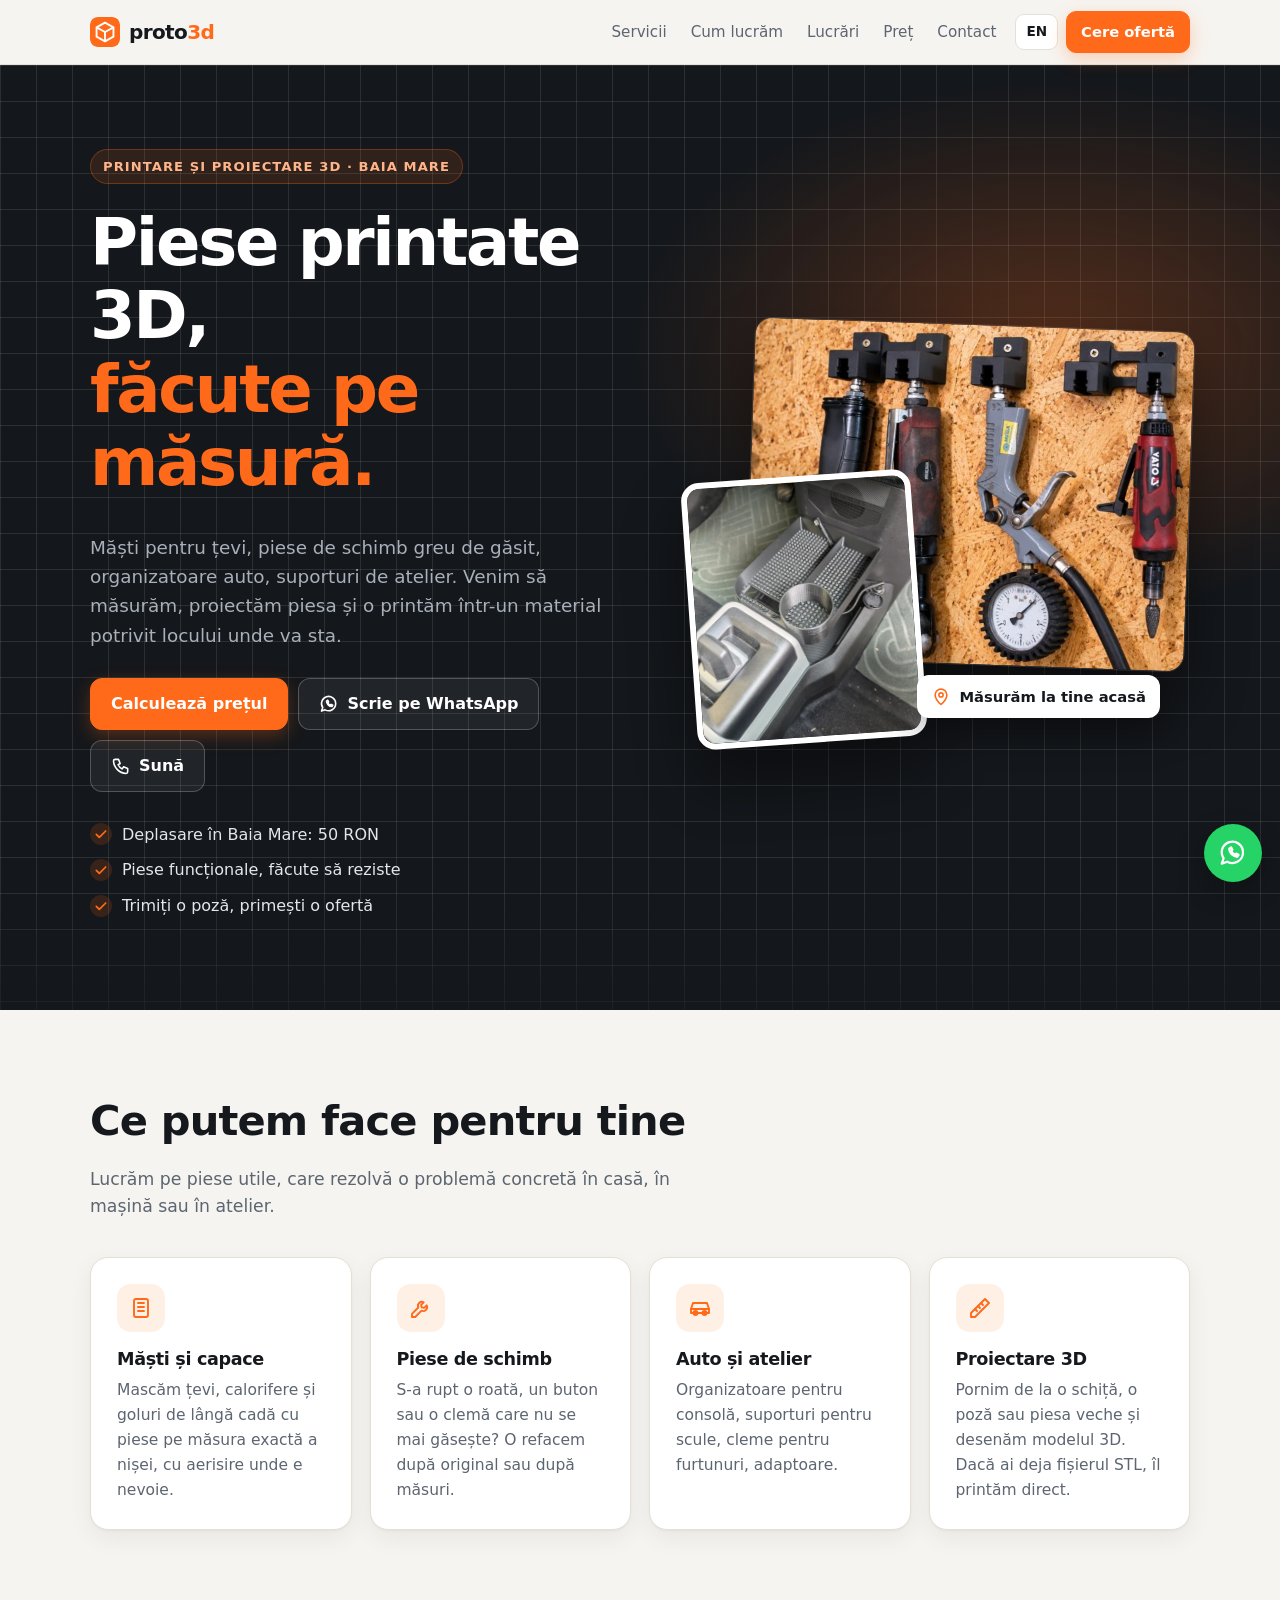
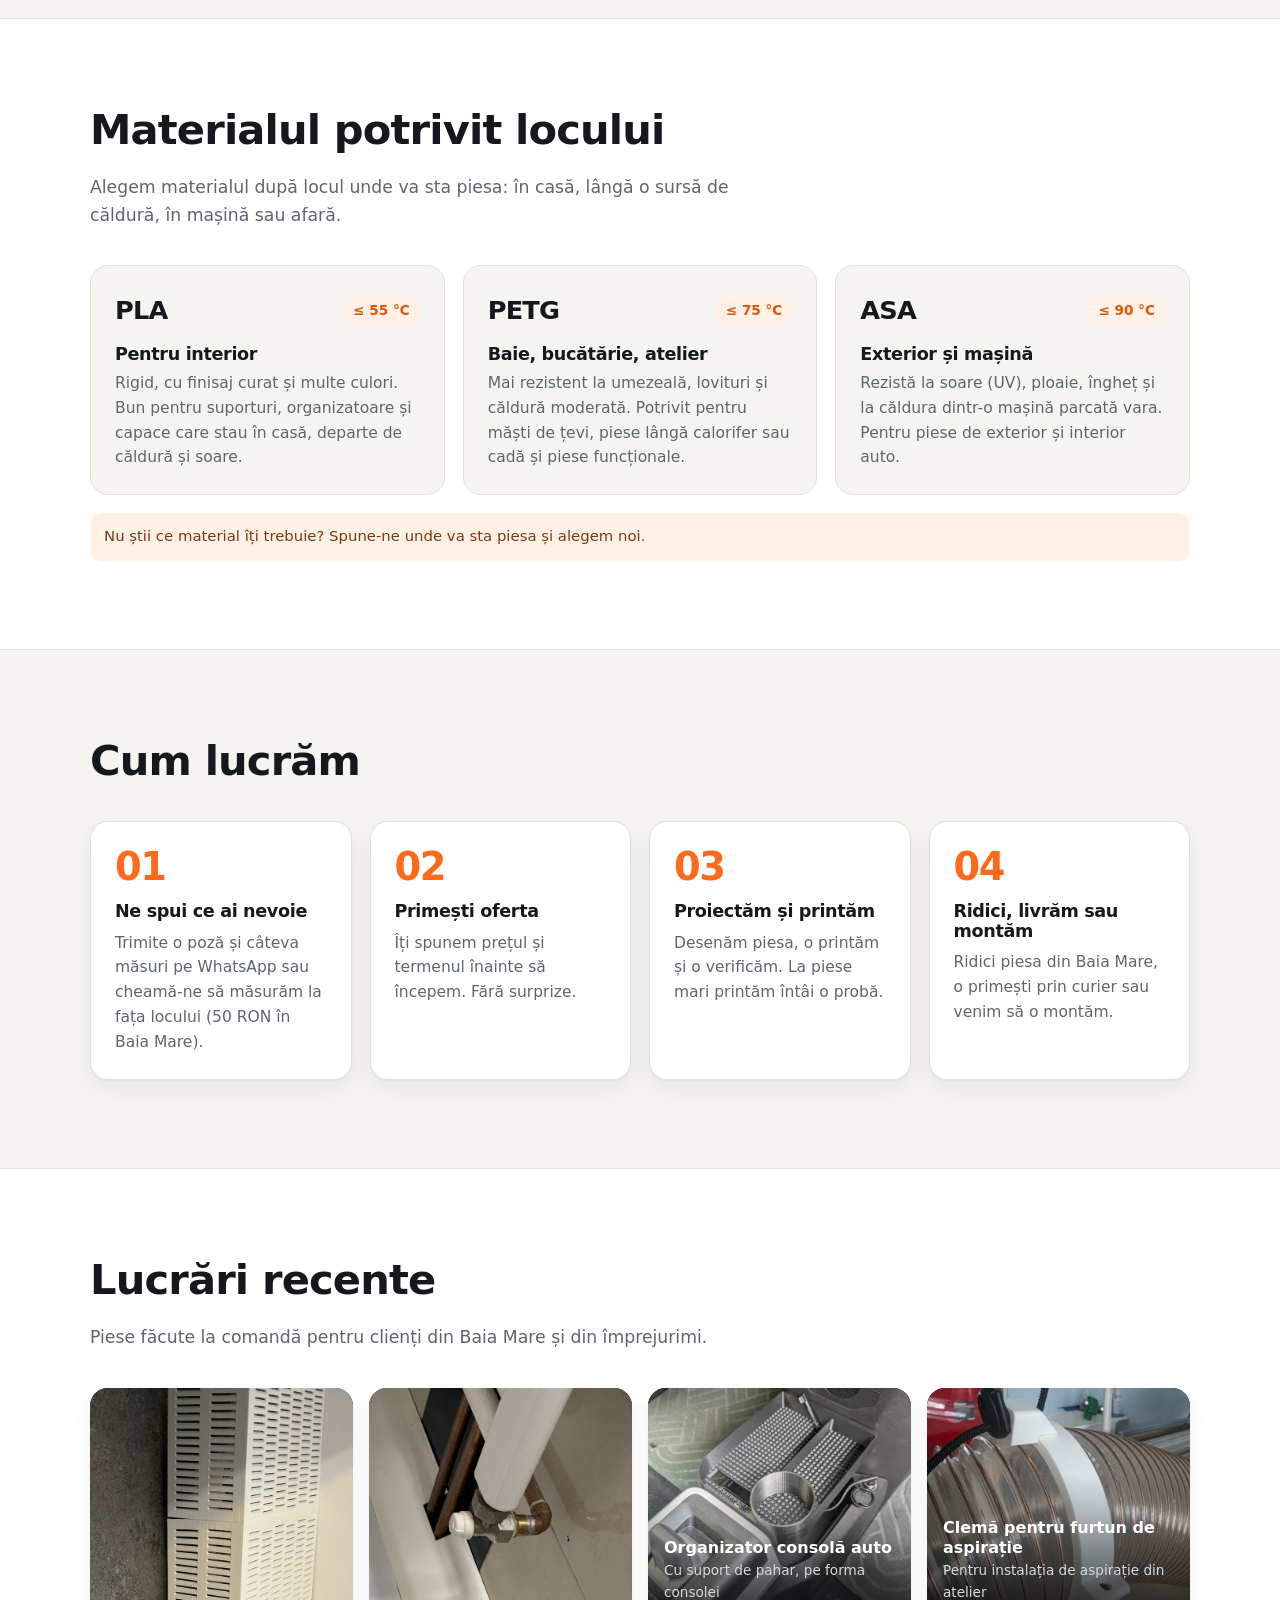
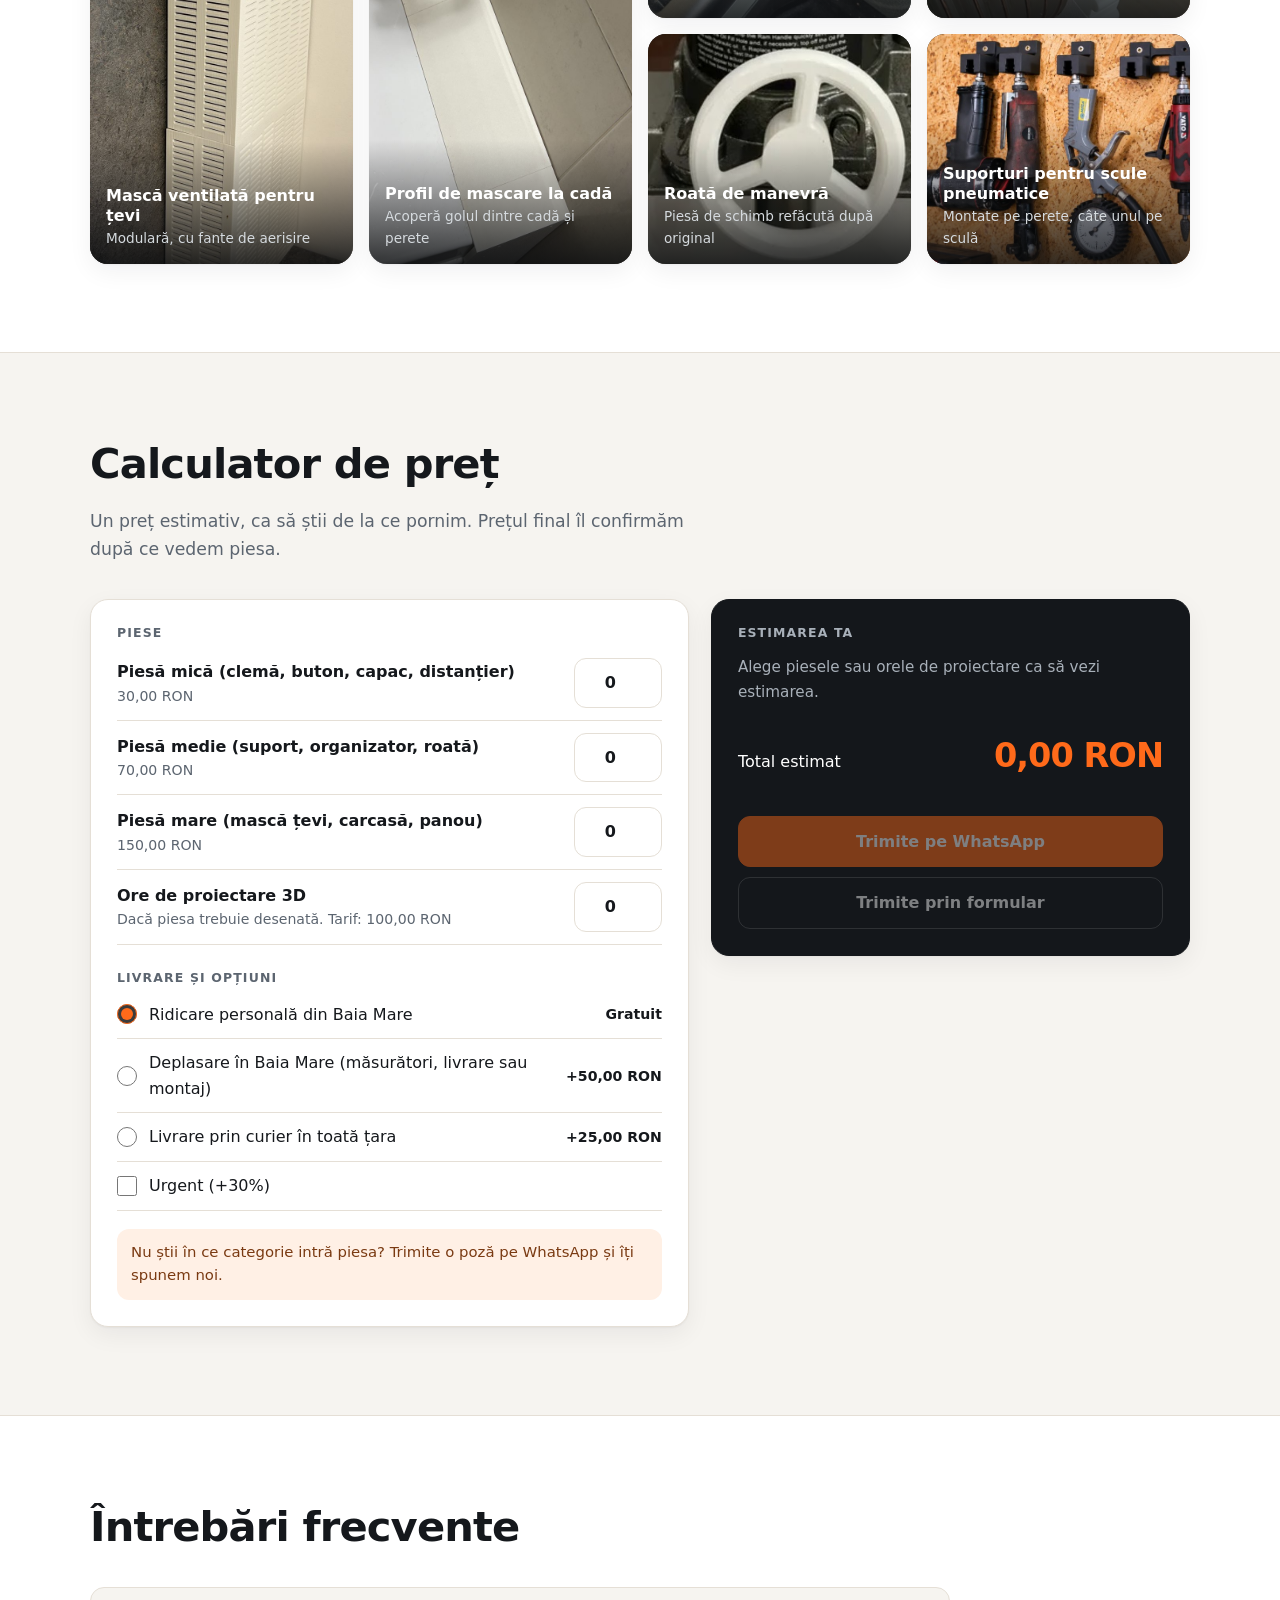
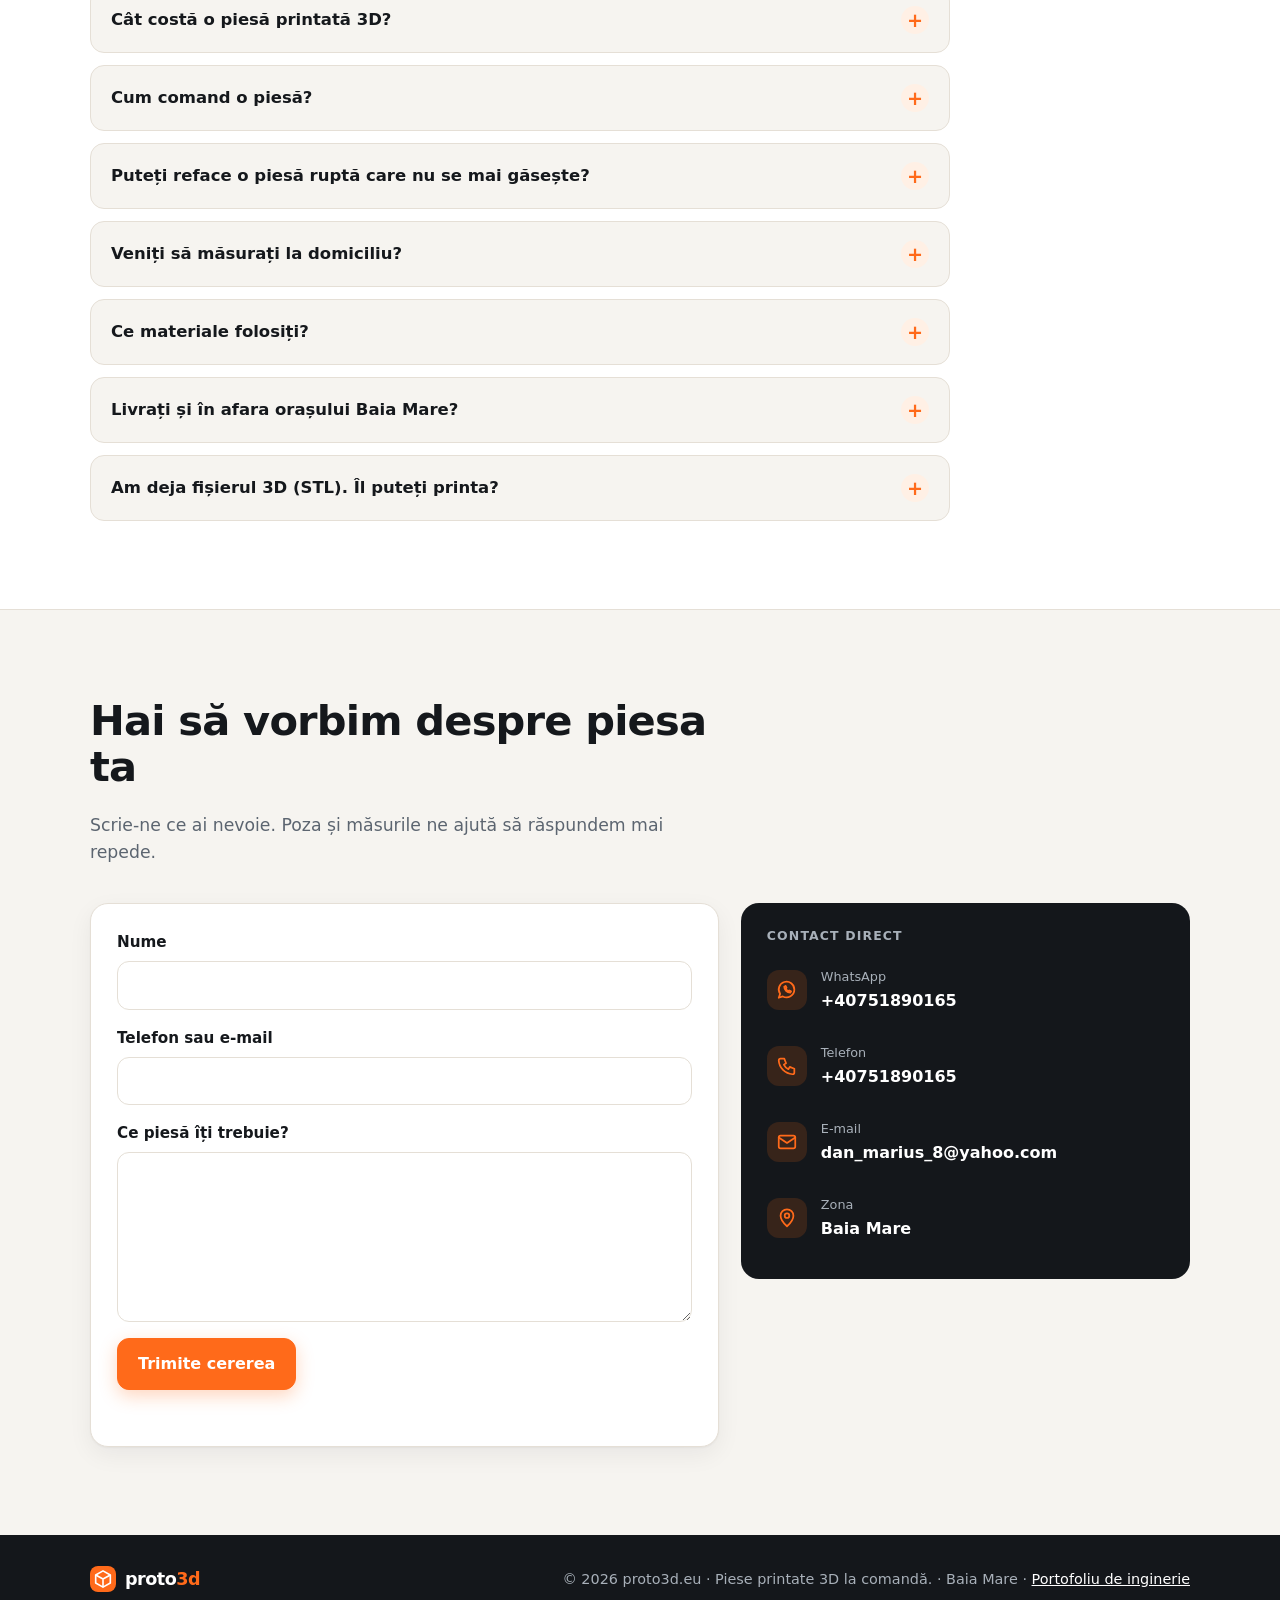
<file: index.html>
<!doctype html>
<html lang="ro">
<head>
<meta charset="utf-8">
<meta name="viewport" content="width=device-width, initial-scale=1">
<title>Printare 3D Baia Mare – piese la comandă și piese de schimb | proto3d</title>
<meta name="description" content="Printare și imprimare 3D în Baia Mare: piese de schimb, măști pentru țevi, organizatoare auto, suporturi de atelier. Măsurăm la domiciliu. Calculează prețul online.">
<link rel="canonical" href="https://proto3d.eu/">
<link rel="alternate" hreflang="ro" href="https://proto3d.eu/">
<link rel="alternate" hreflang="en" href="https://proto3d.eu/en/">
<link rel="alternate" hreflang="x-default" href="https://proto3d.eu/">
<meta property="og:title" content="Printare 3D Baia Mare – piese la comandă și piese de schimb | proto3d">
<meta property="og:description" content="Printare și imprimare 3D în Baia Mare: piese de schimb, măști pentru țevi, organizatoare auto, suporturi de atelier. Măsurăm la domiciliu. Calculează prețul online.">
<meta property="og:type" content="website">
<meta property="og:url" content="https://proto3d.eu/">
<meta property="og:image" content="https://proto3d.eu/assets/gallery-6.jpg">
<meta property="og:image:alt" content="Suporturi pentru scule pneumatice">
<meta property="og:site_name" content="proto3d">
<meta property="og:locale" content="ro_RO">
<meta name="twitter:card" content="summary_large_image">
<meta name="theme-color" content="#14171b">
<link rel="icon" href="/assets/favicon.svg" type="image/svg+xml">
<link rel="stylesheet" href="/style.css">
<script type="application/ld+json">[{"@context":"https://schema.org","@type":"LocalBusiness","@id":"https://proto3d.eu/#business","name":"proto3d","url":"https://proto3d.eu/","description":"Printare și imprimare 3D în Baia Mare: piese de schimb, măști pentru țevi, organizatoare auto, suporturi de atelier. Măsurăm la domiciliu. Calculează prețul online.","inLanguage":"ro","telephone":"+40751890165","email":"dan_marius_8@yahoo.com","logo":"https://proto3d.eu/assets/favicon.svg","image":["https://proto3d.eu/assets/gallery-1.jpg","https://proto3d.eu/assets/gallery-2.jpg","https://proto3d.eu/assets/gallery-3.jpg","https://proto3d.eu/assets/gallery-4.jpg","https://proto3d.eu/assets/gallery-5.jpg","https://proto3d.eu/assets/gallery-6.jpg"],"address":{"@type":"PostalAddress","addressLocality":"Baia Mare","addressRegion":"Maramureș","addressCountry":"RO"},"areaServed":[{"@type":"City","name":"Baia Mare"},{"@type":"AdministrativeArea","name":"Maramureș"}],"priceRange":"30 RON+","knowsAbout":["3D printing","3D modelling","PLA","PETG","ASA"]},{"@context":"https://schema.org","@type":"FAQPage","inLanguage":"ro","mainEntity":[{"@type":"Question","name":"Cât costă o piesă printată 3D?","acceptedAnswer":{"@type":"Answer","text":"Depinde de mărime și de cât de mult trebuie proiectată. Orientativ: piesele mici pornesc de la 30 RON, cele medii de la 70 RON, iar cele mari de la 150 RON. Proiectarea 3D costă 100 RON pe oră. Calculatorul de pe pagină îți dă o estimare pe loc."}},{"@type":"Question","name":"Cum comand o piesă?","acceptedAnswer":{"@type":"Answer","text":"Trimite o poză cu piesa sau cu locul unde trebuie montată, plus câteva măsuri, pe WhatsApp sau prin formular. Îți spunem prețul și termenul înainte să începem."}},{"@type":"Question","name":"Puteți reface o piesă ruptă care nu se mai găsește?","acceptedAnswer":{"@type":"Answer","text":"Da. O refacem după piesa originală, chiar dacă e ruptă, sau după măsuri. Uneori o facem chiar mai rezistentă decât originalul."}},{"@type":"Question","name":"Veniți să măsurați la domiciliu?","acceptedAnswer":{"@type":"Answer","text":"Da, în Baia Mare. Deplasarea costă 50 RON (măsurători, livrare sau montaj) și se plătește și dacă la fața locului constatăm că nu putem ajuta sau nu ajungem la o înțelegere."}},{"@type":"Question","name":"Ce materiale folosiți?","acceptedAnswer":{"@type":"Answer","text":"PLA pentru piese de interior, PETG pentru locuri cu umezeală sau căldură moderată (baie, bucătărie, lângă calorifer) și ASA pentru exterior și mașină, unde piesa stă la soare și la temperaturi mari."}},{"@type":"Question","name":"Livrați și în afara orașului Baia Mare?","acceptedAnswer":{"@type":"Answer","text":"Da, prin curier în toată țara (25 RON). Piesele simple le putem face și doar după poze și măsuri, fără deplasare."}},{"@type":"Question","name":"Am deja fișierul 3D (STL). Îl puteți printa?","acceptedAnswer":{"@type":"Answer","text":"Da. Trimite-ne fișierul pe e-mail sau WhatsApp și îți spunem prețul pentru printare, fără costuri de proiectare."}}]}]</script>
</head>
<body>
<header class="top">
  <div class="wrap bar">
    <a class="brand" href="/"><img src="/assets/favicon.svg" alt="" width="30" height="30"><span>proto<b>3d</b></span></a>
    <nav aria-label="Main">
      <div class="links">
        <a href="#services">Servicii</a>
        <a href="#how">Cum lucrăm</a>
        <a href="#gallery">Lucrări</a>
        <a href="#calculator">Preț</a>
        <a href="#contact">Contact</a>
      </div>
      <a class="lang" href="/en/" hreflang="en" lang="en" title="View in English">EN</a>
      <a class="btn primary sm" href="#contact">Cere ofertă</a>
    </nav>
  </div>
</header>

<main>
<section class="hero">
  <div class="wrap hero-grid">
    <div class="hero-copy">
      <p class="eyebrow">Printare și proiectare 3D · Baia Mare</p>
      <h1>Piese printate 3D, <span>făcute pe măsură.</span></h1>
      <p class="lead">Măști pentru țevi, piese de schimb greu de găsit, organizatoare auto, suporturi de atelier. Venim să măsurăm, proiectăm piesa și o printăm într-un material potrivit locului unde va sta.</p>
      <div class="actions">
        <a class="btn primary" href="#calculator">Calculează prețul</a>
        <a class="btn ghost" data-wa data-wa-text="Bună! Aș dori o ofertă pentru o piesă printată 3D." href="https://wa.me/40751890165?text=Bun%C4%83!%20A%C8%99%20dori%20o%20ofert%C4%83%20pentru%20o%20pies%C4%83%20printat%C4%83%203D." target="_blank" rel="noopener"><svg class="ico" viewBox="0 0 24 24" aria-hidden="true"><path d="M20 11.5A8.5 8.5 0 0 1 7.4 19L3 20.5l1.5-4.3A8.5 8.5 0 1 1 20 11.5z"/><path d="M9 8.5c0 3.5 3 6.5 6.5 6.5l1-1.5-2-1-1 .8a5 5 0 0 1-2.8-2.8l.8-1-1-2z"/></svg>Scrie pe WhatsApp</a>
        <a class="btn ghost" data-tel href="tel:+40751890165"><svg class="ico" viewBox="0 0 24 24" aria-hidden="true"><path d="M5 4h4l2 5-2.5 1.5a11 11 0 0 0 5 5L15 13l5 2v4a2 2 0 0 1-2 2A16 16 0 0 1 3 6a2 2 0 0 1 2-2z"/></svg>Sună</a>
      </div>
      <ul class="points">
        <li><svg class="ico" viewBox="0 0 24 24" aria-hidden="true"><path d="M5 12.5l4.5 4.5L19 7.5"/></svg>Deplasare în Baia Mare: 50 RON</li>
        <li><svg class="ico" viewBox="0 0 24 24" aria-hidden="true"><path d="M5 12.5l4.5 4.5L19 7.5"/></svg>Piese funcționale, făcute să reziste</li>
        <li><svg class="ico" viewBox="0 0 24 24" aria-hidden="true"><path d="M5 12.5l4.5 4.5L19 7.5"/></svg>Trimiți o poză, primești o ofertă</li>
      </ul>
    </div>
    <div class="hero-art" aria-hidden="true">
      <img class="art-main" src="/assets/gallery-6.jpg" alt="" width="679" height="526" fetchpriority="high">
      <img class="art-side" src="/assets/gallery-3.jpg" alt="" width="449" height="521">
      <span class="art-badge"><svg class="ico" viewBox="0 0 24 24" aria-hidden="true"><path d="M12 21s-7-6.2-7-11.5a7 7 0 0 1 14 0C19 14.8 12 21 12 21z"/><circle cx="12" cy="9.5" r="2.5"/></svg>Măsurăm la tine acasă</span>
    </div>
  </div>
</section>

<section id="services" class="block">
  <div class="wrap">
    <div class="head">
      <h2>Ce putem face pentru tine</h2>
      <p class="muted">Lucrăm pe piese utile, care rezolvă o problemă concretă în casă, în mașină sau în atelier.</p>
    </div>
    <div class="cards">
      <article class="card"><span class="badge"><svg class="ico" viewBox="0 0 24 24" aria-hidden="true"><rect x="5" y="3" width="14" height="18" rx="2"/><path d="M9 7h6M9 11h6M9 15h6"/></svg></span><h3>Măști și capace</h3><p>Mascăm țevi, calorifere și goluri de lângă cadă cu piese pe măsura exactă a nișei, cu aerisire unde e nevoie.</p></article>
      <article class="card"><span class="badge"><svg class="ico" viewBox="0 0 24 24" aria-hidden="true"><path d="M14.7 6.3a4 4 0 0 0-5.4 5.2L3 17.8V21h3.2l6.3-6.3a4 4 0 0 0 5.2-5.4l-2.6 2.6-2.4-.6-.6-2.4z"/></svg></span><h3>Piese de schimb</h3><p>S-a rupt o roată, un buton sau o clemă care nu se mai găsește? O refacem după original sau după măsuri.</p></article>
      <article class="card"><span class="badge"><svg class="ico" viewBox="0 0 24 24" aria-hidden="true"><path d="M3 13l2-6h14l2 6v4H3z"/><path d="M3 13h18"/><circle cx="7.5" cy="17" r="2"/><circle cx="16.5" cy="17" r="2"/></svg></span><h3>Auto și atelier</h3><p>Organizatoare pentru consolă, suporturi pentru scule, cleme pentru furtunuri, adaptoare.</p></article>
      <article class="card"><span class="badge"><svg class="ico" viewBox="0 0 24 24" aria-hidden="true"><path d="M3 17 17 3l4 4L7 21H3z"/><path d="M7 13l2 2M10 10l2 2M13 7l2 2"/></svg></span><h3>Proiectare 3D</h3><p>Pornim de la o schiță, o poză sau piesa veche și desenăm modelul 3D. Dacă ai deja fișierul STL, îl printăm direct.</p></article>
    </div>
  </div>
</section>

<section id="materials" class="block alt">
  <div class="wrap">
    <div class="head">
      <h2>Materialul potrivit locului</h2>
      <p class="muted">Alegem materialul după locul unde va sta piesa: în casă, lângă o sursă de căldură, în mașină sau afară.</p>
    </div>
    <div class="mats">
      <article class="mat"><div class="mat-top"><span class="mat-name">PLA</span><span class="mat-temp" title="Rezistă până la aprox. 55 °C">≤ 55 °C</span></div><h3>Pentru interior</h3><p>Rigid, cu finisaj curat și multe culori. Bun pentru suporturi, organizatoare și capace care stau în casă, departe de căldură și soare.</p></article>
      <article class="mat"><div class="mat-top"><span class="mat-name">PETG</span><span class="mat-temp" title="Rezistă până la aprox. 75 °C">≤ 75 °C</span></div><h3>Baie, bucătărie, atelier</h3><p>Mai rezistent la umezeală, lovituri și căldură moderată. Potrivit pentru măști de țevi, piese lângă calorifer sau cadă și piese funcționale.</p></article>
      <article class="mat"><div class="mat-top"><span class="mat-name">ASA</span><span class="mat-temp" title="Rezistă până la aprox. 90 °C">≤ 90 °C</span></div><h3>Exterior și mașină</h3><p>Rezistă la soare (UV), ploaie, îngheț și la căldura dintr-o mașină parcată vara. Pentru piese de exterior și interior auto.</p></article>
    </div>
    <p class="help">Nu știi ce material îți trebuie? Spune-ne unde va sta piesa și alegem noi.</p>
  </div>
</section>

<section id="how" class="block">
  <div class="wrap">
    <div class="head"><h2>Cum lucrăm</h2></div>
    <ol class="steps">
      <li><h3>Ne spui ce ai nevoie</h3><p>Trimite o poză și câteva măsuri pe WhatsApp sau cheamă-ne să măsurăm la fața locului (50 RON în Baia Mare).</p></li>
      <li><h3>Primești oferta</h3><p>Îți spunem prețul și termenul înainte să începem. Fără surprize.</p></li>
      <li><h3>Proiectăm și printăm</h3><p>Desenăm piesa, o printăm și o verificăm. La piese mari printăm întâi o probă.</p></li>
      <li><h3>Ridici, livrăm sau montăm</h3><p>Ridici piesa din Baia Mare, o primești prin curier sau venim să o montăm.</p></li>
    </ol>
  </div>
</section>

<section id="gallery" class="block alt">
  <div class="wrap">
    <div class="head">
      <h2>Lucrări recente</h2>
      <p class="muted">Piese făcute la comandă pentru clienți din Baia Mare și din împrejurimi.</p>
    </div>
    <div class="grid">
      <figure class="tall"><img src="/assets/gallery-1.jpg" alt="Mască ventilată pentru țevi: modulară, cu fante de aerisire" width="900" height="1200" loading="lazy" decoding="async"><figcaption><strong>Mască ventilată pentru țevi</strong><span>Modulară, cu fante de aerisire</span></figcaption></figure>
      <figure class="tall"><img src="/assets/gallery-2.jpg" alt="Profil de mascare la cadă: acoperă golul dintre cadă și perete" width="900" height="1200" loading="lazy" decoding="async"><figcaption><strong>Profil de mascare la cadă</strong><span>Acoperă golul dintre cadă și perete</span></figcaption></figure>
      <figure><img src="/assets/gallery-3.jpg" alt="Organizator consolă auto: cu suport de pahar, pe forma consolei" width="449" height="521" loading="lazy" decoding="async"><figcaption><strong>Organizator consolă auto</strong><span>Cu suport de pahar, pe forma consolei</span></figcaption></figure>
      <figure><img src="/assets/gallery-4.jpg" alt="Clemă pentru furtun de aspirație: pentru instalația de aspirație din atelier" width="682" height="585" loading="lazy" decoding="async"><figcaption><strong>Clemă pentru furtun de aspirație</strong><span>Pentru instalația de aspirație din atelier</span></figcaption></figure>
      <figure><img src="/assets/gallery-5.jpg" alt="Roată de manevră: piesă de schimb refăcută după original" width="410" height="380" loading="lazy" decoding="async"><figcaption><strong>Roată de manevră</strong><span>Piesă de schimb refăcută după original</span></figcaption></figure>
      <figure><img src="/assets/gallery-6.jpg" alt="Suporturi pentru scule pneumatice: montate pe perete, câte unul pe sculă" width="679" height="526" loading="lazy" decoding="async"><figcaption><strong>Suporturi pentru scule pneumatice</strong><span>Montate pe perete, câte unul pe sculă</span></figcaption></figure>
    </div>
  </div>
</section>

<section id="calculator" class="block">
  <div class="wrap">
    <div class="head">
      <h2>Calculator de preț</h2>
      <p class="muted">Un preț estimativ, ca să știi de la ce pornim. Prețul final îl confirmăm după ce vedem piesa.</p>
    </div>
    <div class="calc">
      <div class="inputs">
        <h3>Piese</h3>
        <div id="products"></div>
        <div class="row">
          <label for="hours"><span class="name">Ore de proiectare 3D</span><span class="price">Dacă piesa trebuie desenată. Tarif: <span id="rate"></span></span></label>
          <input id="hours" type="number" min="0" step="0.5" value="0" inputmode="decimal">
        </div>
        <h3>Livrare și opțiuni</h3>
        <div id="extras"></div>
        <p class="note" id="visit-note" hidden>Deplasarea în Baia Mare costă 50 RON și se plătește și dacă la fața locului constatăm că nu putem ajuta sau nu ajungem la o înțelegere. Dacă vrei doar să venim să măsurăm, alege deplasarea fără alte piese.</p>
        <p class="help">Nu știi în ce categorie intră piesa? Trimite o poză pe WhatsApp și îți spunem noi.</p>
      </div>
      <aside class="quote" aria-live="polite">
        <h3>Estimarea ta</h3>
        <ul id="quote-lines"></ul>
        <div class="total"><span>Total estimat</span><strong id="quote-total"></strong></div>
        <p id="quote-note" class="small"></p>
        <a id="send-wa" class="btn primary" href="https://wa.me/40751890165" target="_blank" rel="noopener">Trimite pe WhatsApp</a>
        <button id="send-form" class="btn ghost" type="button">Trimite prin formular</button>
      </aside>
    </div>
  </div>
</section>

<section id="faq" class="block alt">
  <div class="wrap">
    <div class="head"><h2>Întrebări frecvente</h2></div>
    <div class="faq">
      <details><summary>Cât costă o piesă printată 3D?</summary><p>Depinde de mărime și de cât de mult trebuie proiectată. Orientativ: piesele mici pornesc de la 30 RON, cele medii de la 70 RON, iar cele mari de la 150 RON. Proiectarea 3D costă 100 RON pe oră. Calculatorul de pe pagină îți dă o estimare pe loc.</p></details>
      <details><summary>Cum comand o piesă?</summary><p>Trimite o poză cu piesa sau cu locul unde trebuie montată, plus câteva măsuri, pe WhatsApp sau prin formular. Îți spunem prețul și termenul înainte să începem.</p></details>
      <details><summary>Puteți reface o piesă ruptă care nu se mai găsește?</summary><p>Da. O refacem după piesa originală, chiar dacă e ruptă, sau după măsuri. Uneori o facem chiar mai rezistentă decât originalul.</p></details>
      <details><summary>Veniți să măsurați la domiciliu?</summary><p>Da, în Baia Mare. Deplasarea costă 50 RON (măsurători, livrare sau montaj) și se plătește și dacă la fața locului constatăm că nu putem ajuta sau nu ajungem la o înțelegere.</p></details>
      <details><summary>Ce materiale folosiți?</summary><p>PLA pentru piese de interior, PETG pentru locuri cu umezeală sau căldură moderată (baie, bucătărie, lângă calorifer) și ASA pentru exterior și mașină, unde piesa stă la soare și la temperaturi mari.</p></details>
      <details><summary>Livrați și în afara orașului Baia Mare?</summary><p>Da, prin curier în toată țara (25 RON). Piesele simple le putem face și doar după poze și măsuri, fără deplasare.</p></details>
      <details><summary>Am deja fișierul 3D (STL). Îl puteți printa?</summary><p>Da. Trimite-ne fișierul pe e-mail sau WhatsApp și îți spunem prețul pentru printare, fără costuri de proiectare.</p></details>
    </div>
  </div>
</section>

<section id="contact" class="block">
  <div class="wrap">
    <div class="head">
      <h2>Hai să vorbim despre piesa ta</h2>
      <p class="muted">Scrie-ne ce ai nevoie. Poza și măsurile ne ajută să răspundem mai repede.</p>
    </div>
    <div class="contact">
      <form id="contact-form" class="panel" action="https://formsubmit.co/dan_marius_8@yahoo.com" method="POST">
        <input type="hidden" name="_subject" value="Cerere de ofertă de pe proto3d.eu">
        <input type="hidden" name="_template" value="table">
        <input type="hidden" name="_next" value="https://proto3d.eu/#contact">
        <input type="hidden" name="language" value="ro">
        <input type="text" name="_honey" class="hp" tabindex="-1" autocomplete="off" aria-hidden="true">
        <label>Nume<input name="name" required autocomplete="name"></label>
        <label>Telefon sau e-mail<input name="contact" required autocomplete="email"></label>
        <label>Ce piesă îți trebuie?<textarea id="message" name="message" rows="6" required></textarea></label>
        <button class="btn primary" type="submit">Trimite cererea</button>
        <p id="form-status" role="status" class="small"></p>
      </form>
      <aside class="direct">
        <h3>Contact direct</h3>
        <a class="line" data-wa data-wa-text="Bună! Aș dori o ofertă pentru o piesă printată 3D." href="https://wa.me/40751890165?text=Bun%C4%83!%20A%C8%99%20dori%20o%20ofert%C4%83%20pentru%20o%20pies%C4%83%20printat%C4%83%203D." target="_blank" rel="noopener"><svg class="ico" viewBox="0 0 24 24" aria-hidden="true"><path d="M20 11.5A8.5 8.5 0 0 1 7.4 19L3 20.5l1.5-4.3A8.5 8.5 0 1 1 20 11.5z"/><path d="M9 8.5c0 3.5 3 6.5 6.5 6.5l1-1.5-2-1-1 .8a5 5 0 0 1-2.8-2.8l.8-1-1-2z"/></svg><span><small>WhatsApp</small>+40751890165</span></a>
        <a class="line" data-tel href="tel:+40751890165"><svg class="ico" viewBox="0 0 24 24" aria-hidden="true"><path d="M5 4h4l2 5-2.5 1.5a11 11 0 0 0 5 5L15 13l5 2v4a2 2 0 0 1-2 2A16 16 0 0 1 3 6a2 2 0 0 1 2-2z"/></svg><span><small>Telefon</small>+40751890165</span></a>
        <a class="line" data-mail href="mailto:dan_marius_8@yahoo.com"><svg class="ico" viewBox="0 0 24 24" aria-hidden="true"><rect x="3" y="5" width="18" height="14" rx="2"/><path d="m3 7 9 6 9-6"/></svg><span><small>E-mail</small>dan_marius_8@yahoo.com</span></a>
        <p class="line"><svg class="ico" viewBox="0 0 24 24" aria-hidden="true"><path d="M12 21s-7-6.2-7-11.5a7 7 0 0 1 14 0C19 14.8 12 21 12 21z"/><circle cx="12" cy="9.5" r="2.5"/></svg><span><small>Zona</small>Baia Mare</span></p>
      </aside>
    </div>
  </div>
</section>
</main>

<footer>
  <div class="wrap foot">
    <a class="brand" href="/"><img src="/assets/favicon.svg" alt="" width="26" height="26"><span>proto<b>3d</b></span></a>
    <span>© 2026 proto3d.eu · Piese printate 3D la comandă. · Baia Mare · <a href="/portfolio/">Portofoliu de inginerie</a></span>
  </div>
</footer>

<a class="fab" data-wa data-wa-text="Bună! Aș dori o ofertă pentru o piesă printată 3D." href="https://wa.me/40751890165?text=Bun%C4%83!%20A%C8%99%20dori%20o%20ofert%C4%83%20pentru%20o%20pies%C4%83%20printat%C4%83%203D." target="_blank" rel="noopener" aria-label="WhatsApp"><svg class="ico" viewBox="0 0 24 24" aria-hidden="true"><path d="M20 11.5A8.5 8.5 0 0 1 7.4 19L3 20.5l1.5-4.3A8.5 8.5 0 1 1 20 11.5z"/><path d="M9 8.5c0 3.5 3 6.5 6.5 6.5l1-1.5-2-1-1 .8a5 5 0 0 1-2.8-2.8l.8-1-1-2z"/></svg></a>

<script>window.I18N={"calc":{"design":"Proiectare 3D","waIntro":"Bună! Aș dori o ofertă:","estTotal":"Total estimat","empty":"Alege piesele sau orele de proiectare ca să vezi estimarea.","minNote":"Comanda minimă este {min}.","free":"Gratuit"},"form":{"sending":"Se trimite...","ok":"Mulțumim! Am primit cererea și revenim cât mai curând.","fail":"Nu s-a putut trimite. Încearcă WhatsApp sau telefon."}};</script>
<script src="/config.js"></script>
<script src="/calc.js"></script>
<script src="/app.js"></script>
</body>
</html>
</file>
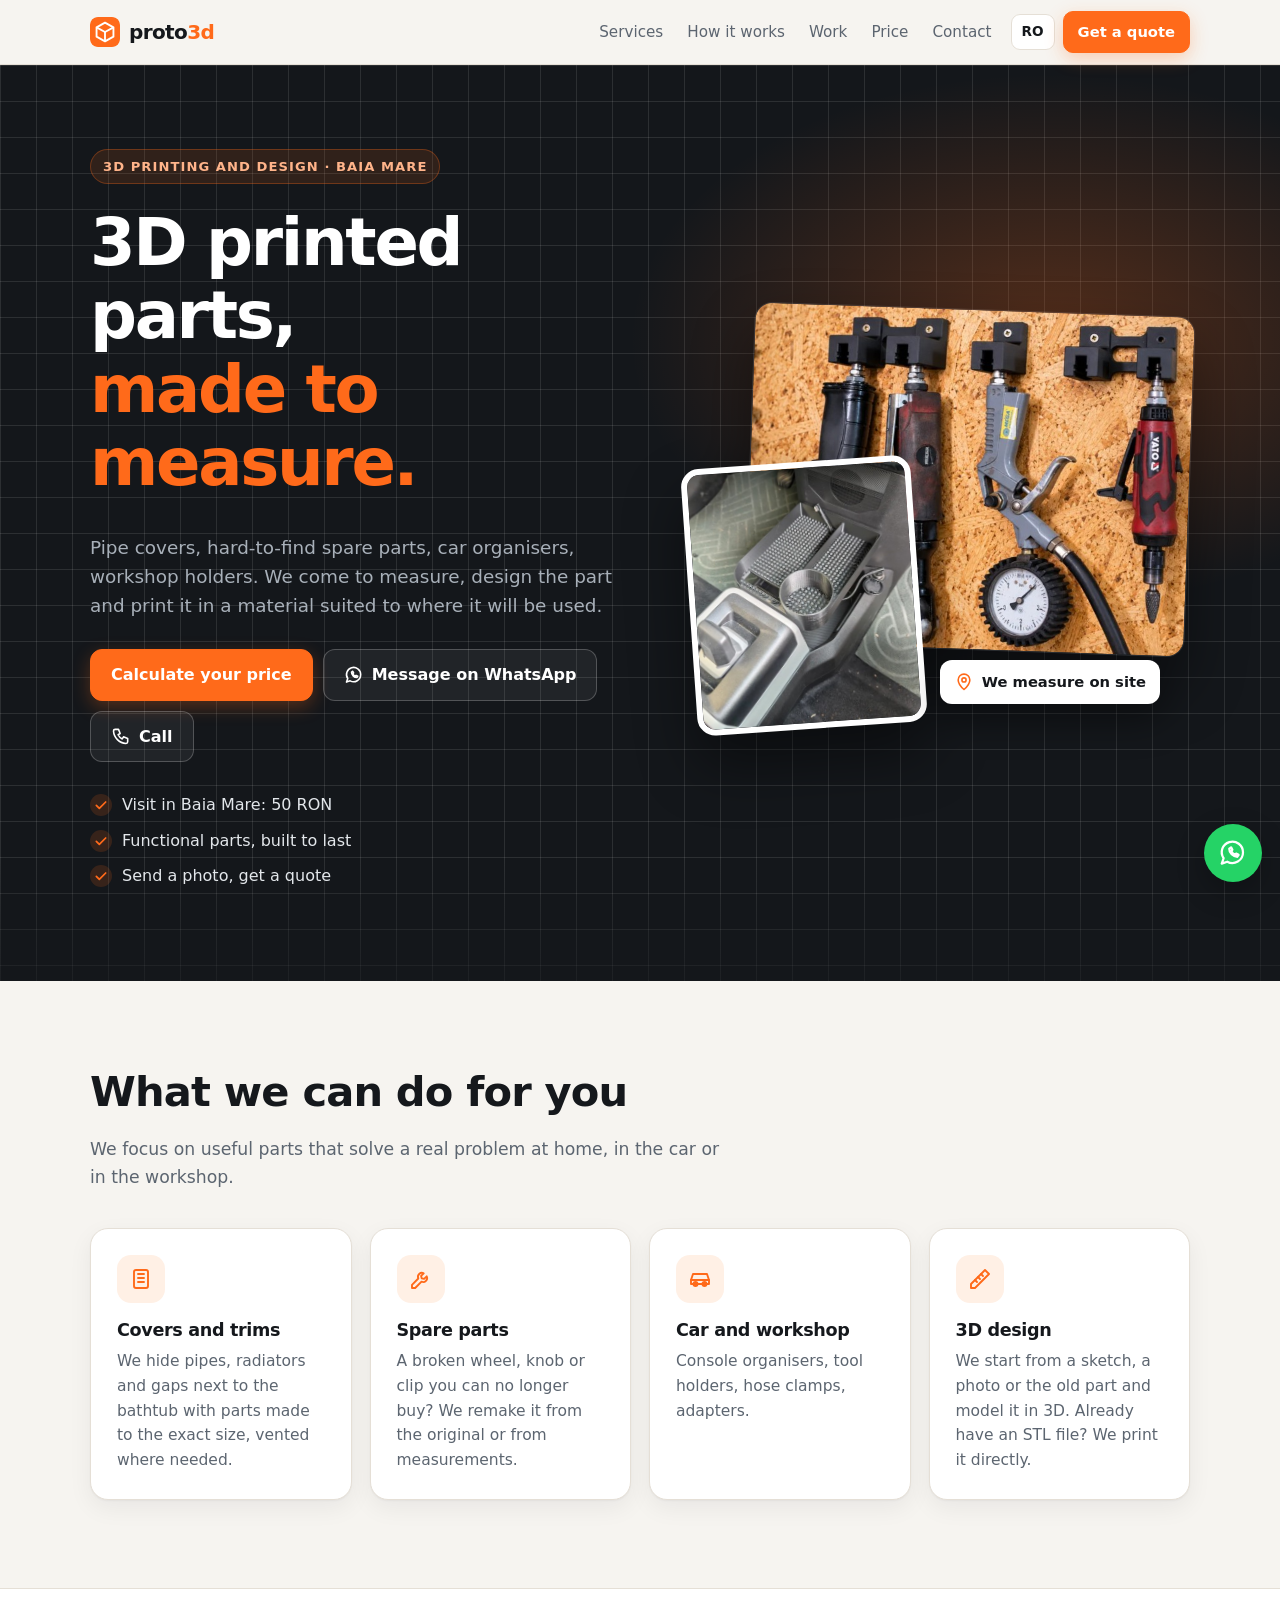
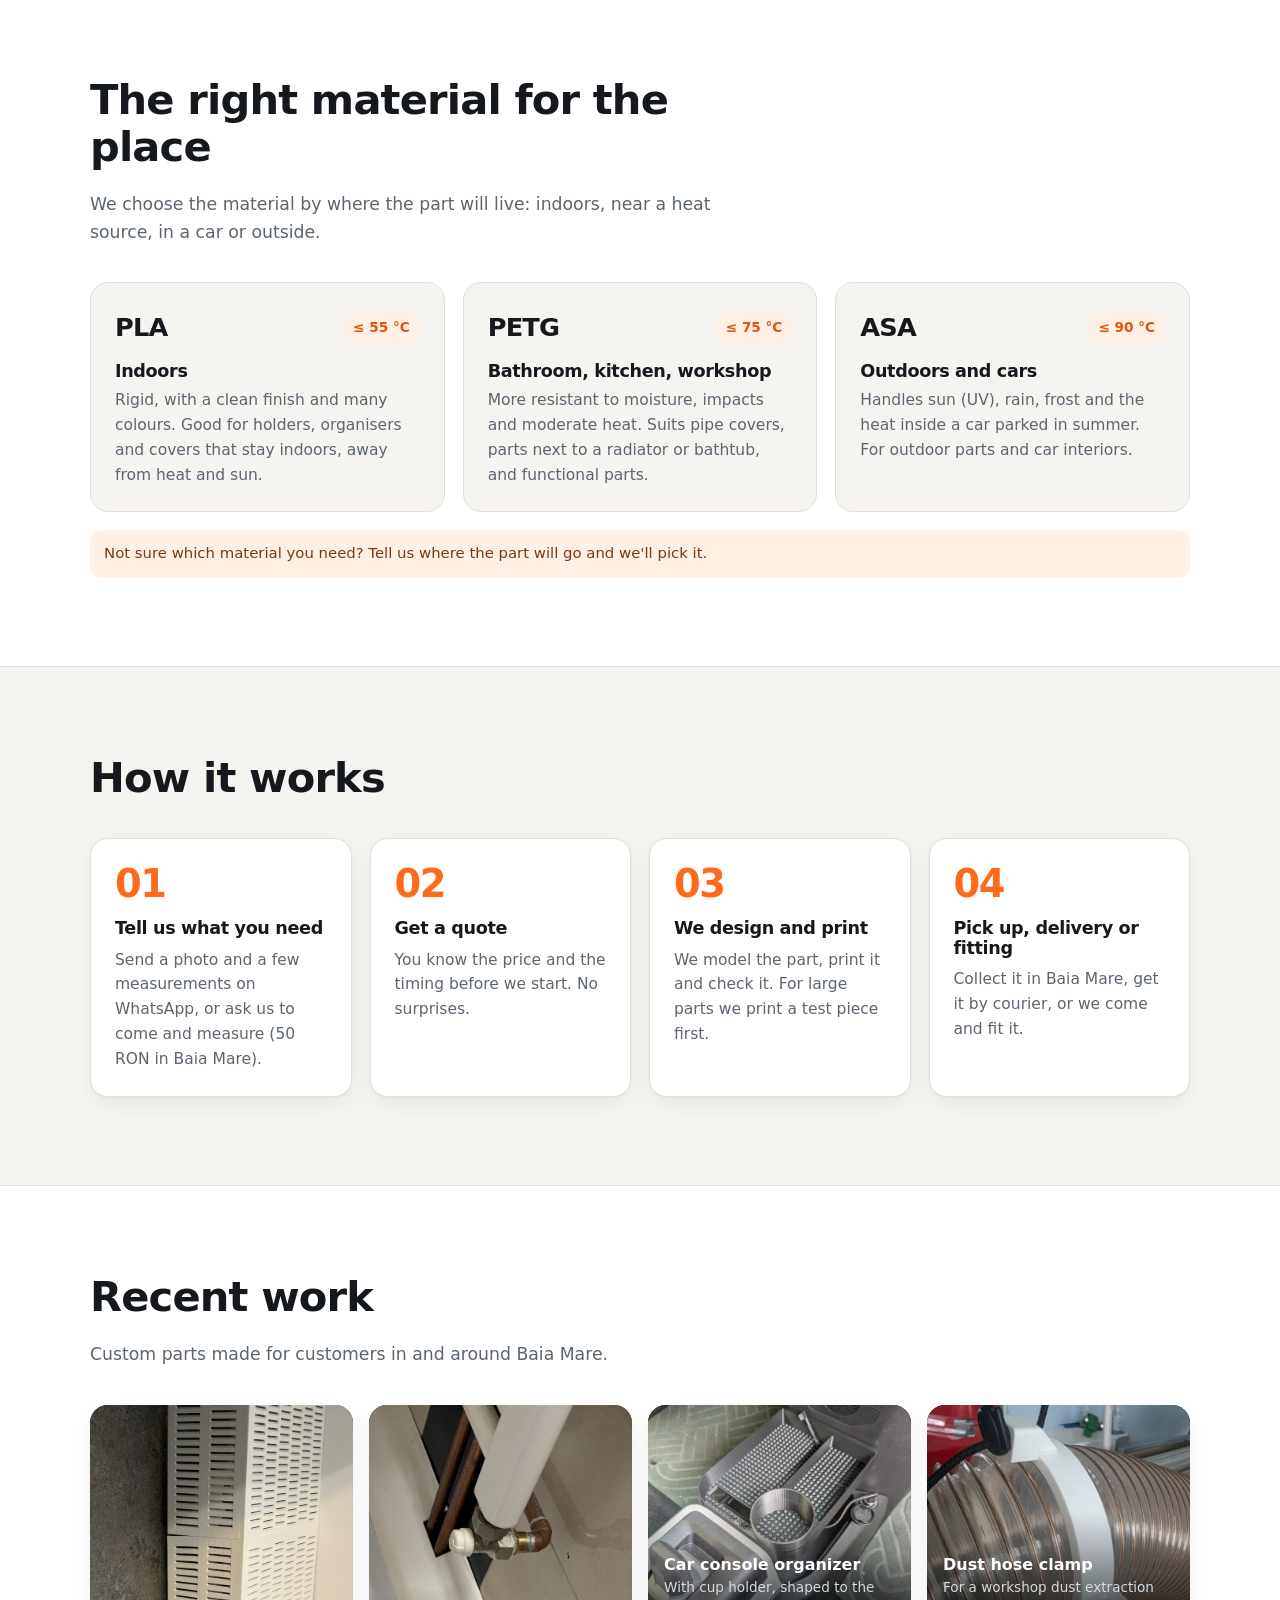
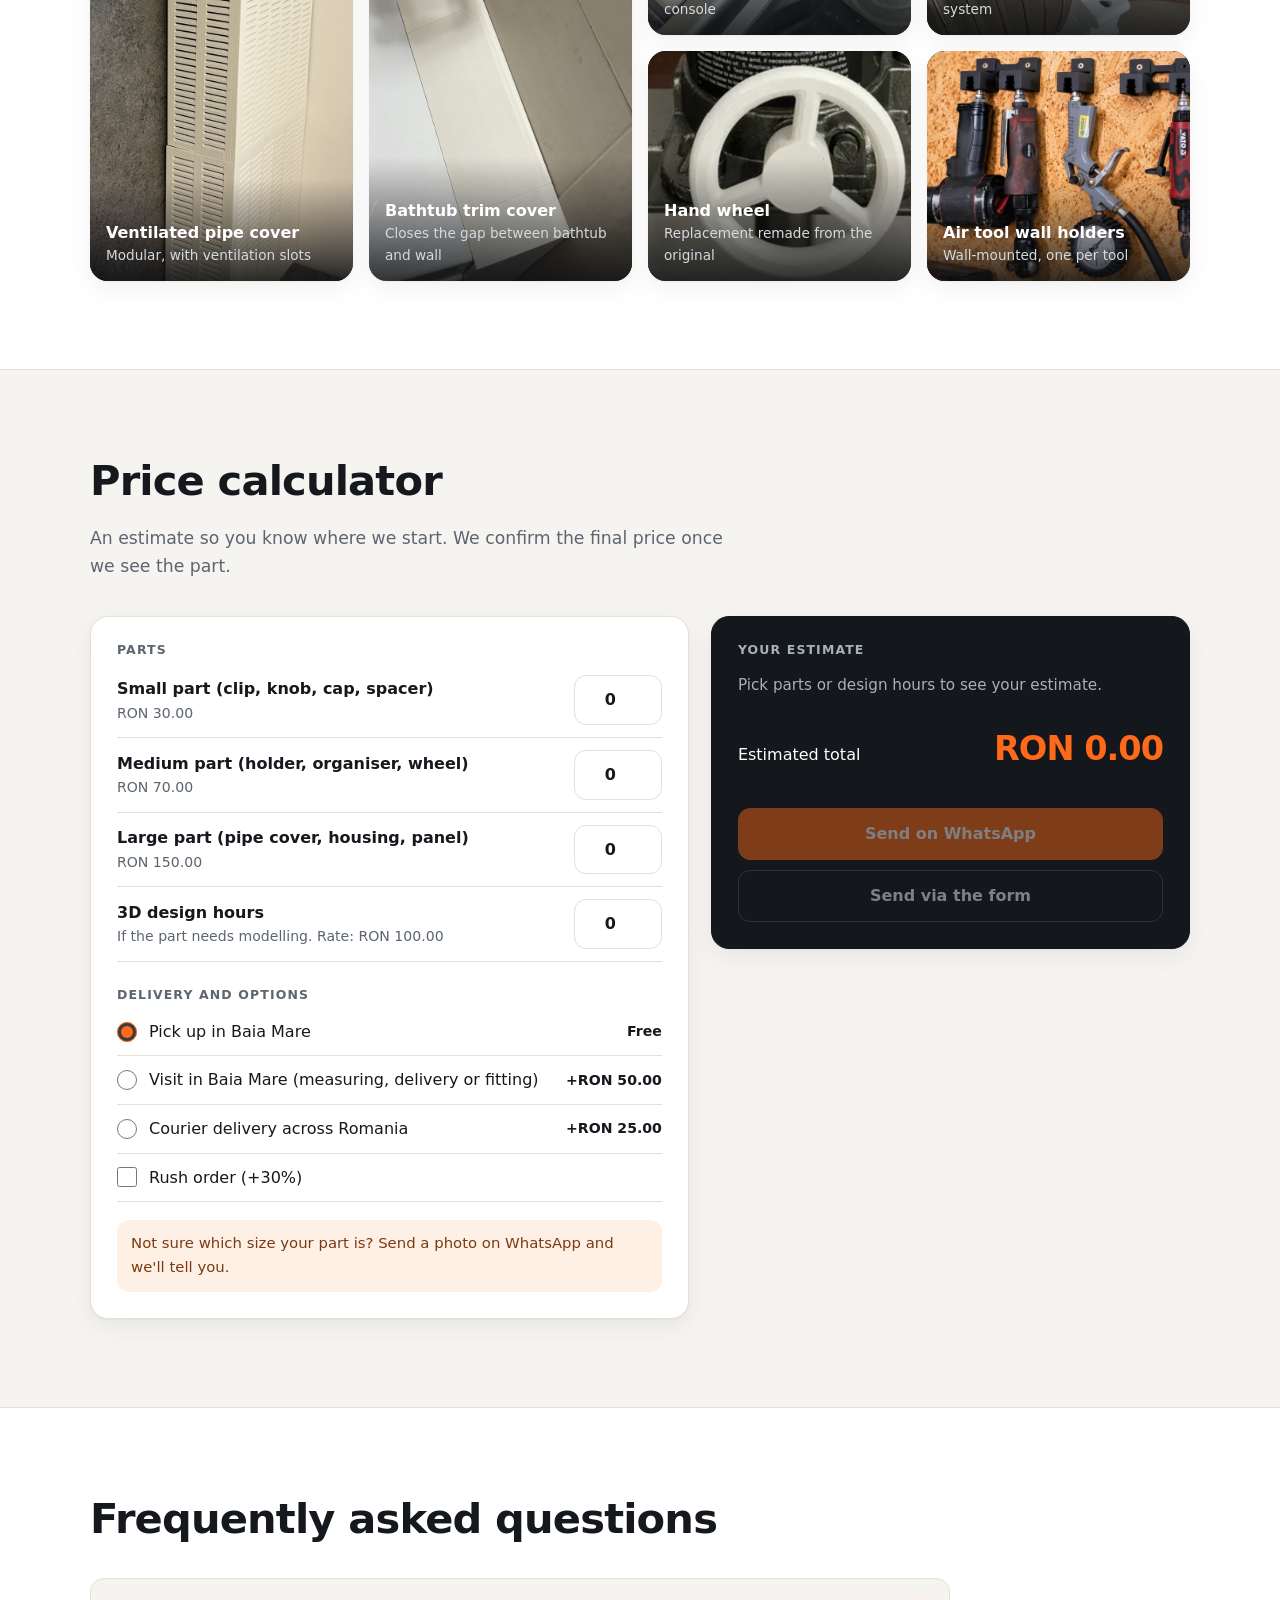
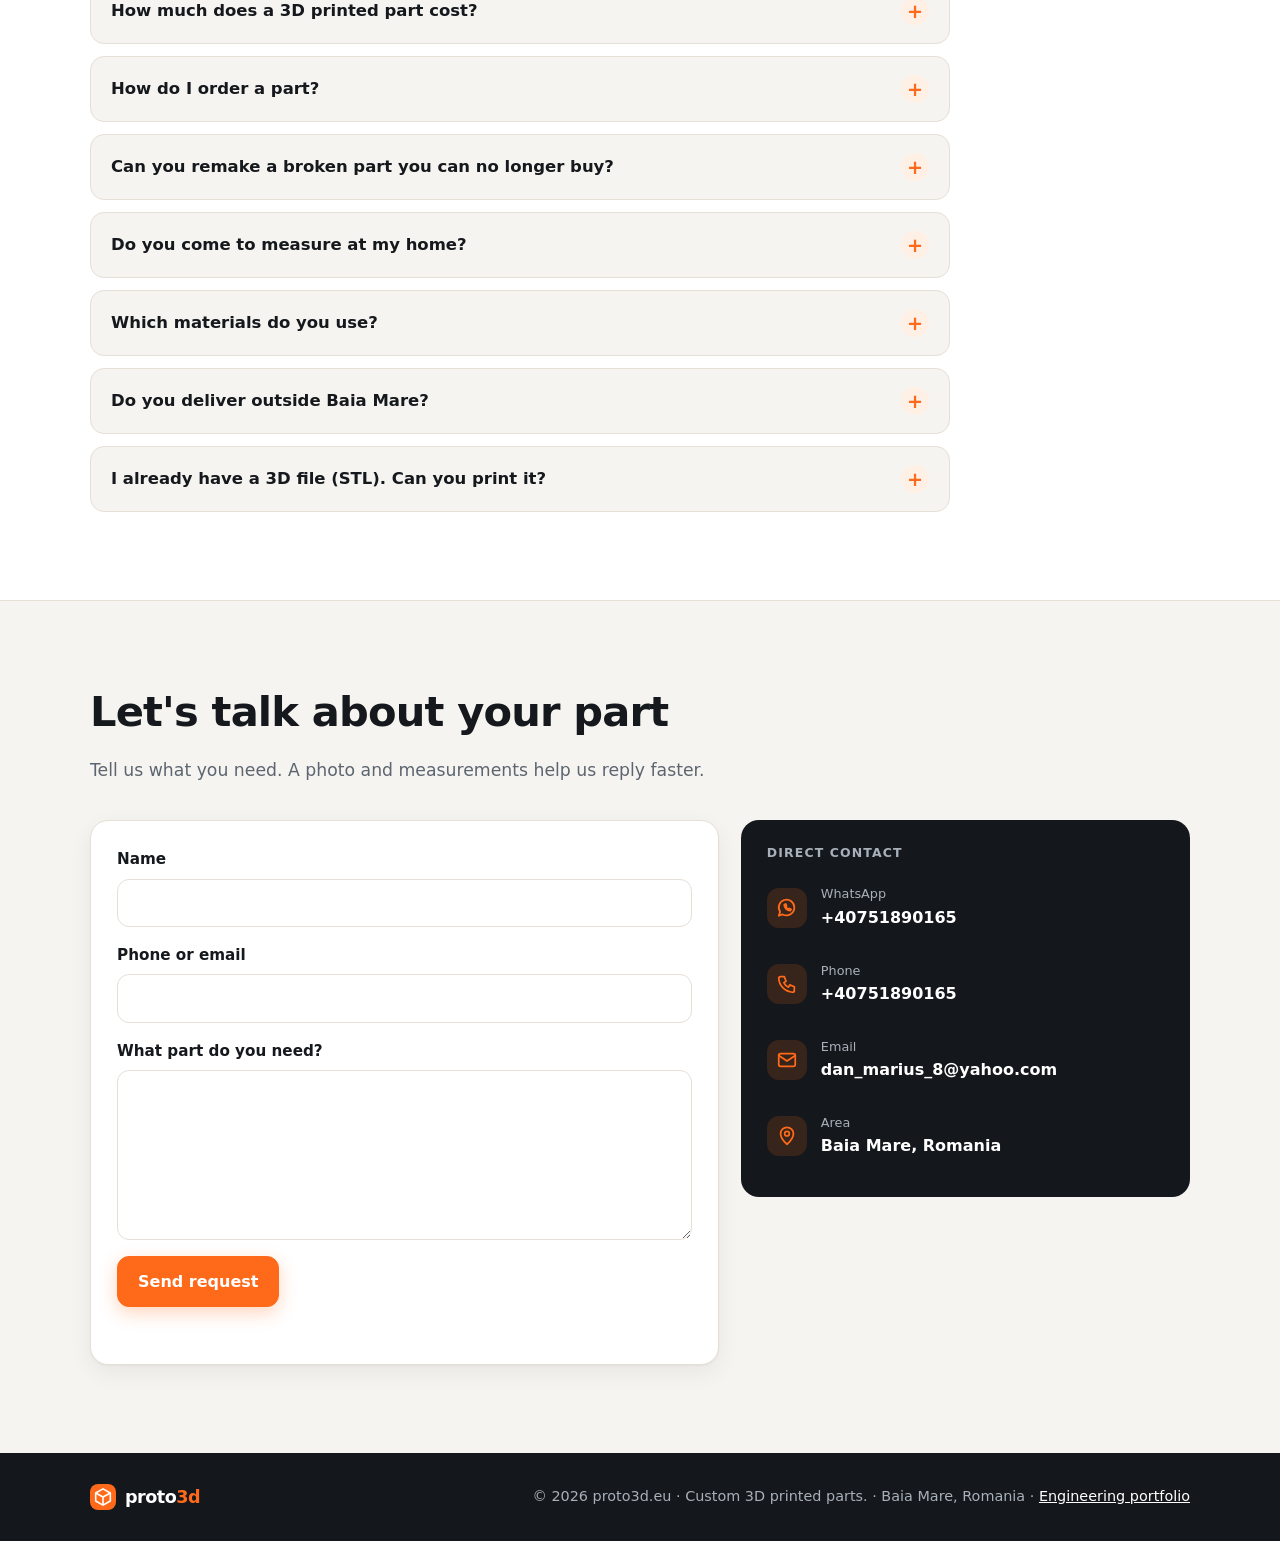
<file: en/index.html>
<!doctype html>
<html lang="en">
<head>
<meta charset="utf-8">
<meta name="viewport" content="width=device-width, initial-scale=1">
<title>3D Printing in Baia Mare – custom and replacement parts | proto3d</title>
<meta name="description" content="3D printing in Baia Mare, Romania: replacement parts, pipe covers, car organisers, workshop holders. On-site measuring and an instant online price estimate.">
<link rel="canonical" href="https://proto3d.eu/en/">
<link rel="alternate" hreflang="ro" href="https://proto3d.eu/">
<link rel="alternate" hreflang="en" href="https://proto3d.eu/en/">
<link rel="alternate" hreflang="x-default" href="https://proto3d.eu/">
<meta property="og:title" content="3D Printing in Baia Mare – custom and replacement parts | proto3d">
<meta property="og:description" content="3D printing in Baia Mare, Romania: replacement parts, pipe covers, car organisers, workshop holders. On-site measuring and an instant online price estimate.">
<meta property="og:type" content="website">
<meta property="og:url" content="https://proto3d.eu/en/">
<meta property="og:image" content="https://proto3d.eu/assets/gallery-6.jpg">
<meta property="og:image:alt" content="Air tool wall holders">
<meta property="og:site_name" content="proto3d">
<meta property="og:locale" content="en_GB">
<meta name="twitter:card" content="summary_large_image">
<meta name="theme-color" content="#14171b">
<link rel="icon" href="/assets/favicon.svg" type="image/svg+xml">
<link rel="stylesheet" href="/style.css">
<script type="application/ld+json">[{"@context":"https://schema.org","@type":"LocalBusiness","@id":"https://proto3d.eu/#business","name":"proto3d","url":"https://proto3d.eu/en/","description":"3D printing in Baia Mare, Romania: replacement parts, pipe covers, car organisers, workshop holders. On-site measuring and an instant online price estimate.","inLanguage":"en","telephone":"+40751890165","email":"dan_marius_8@yahoo.com","logo":"https://proto3d.eu/assets/favicon.svg","image":["https://proto3d.eu/assets/gallery-1.jpg","https://proto3d.eu/assets/gallery-2.jpg","https://proto3d.eu/assets/gallery-3.jpg","https://proto3d.eu/assets/gallery-4.jpg","https://proto3d.eu/assets/gallery-5.jpg","https://proto3d.eu/assets/gallery-6.jpg"],"address":{"@type":"PostalAddress","addressLocality":"Baia Mare","addressRegion":"Maramureș","addressCountry":"RO"},"areaServed":[{"@type":"City","name":"Baia Mare"},{"@type":"AdministrativeArea","name":"Maramureș"}],"priceRange":"30 RON+","knowsAbout":["3D printing","3D modelling","PLA","PETG","ASA"]},{"@context":"https://schema.org","@type":"FAQPage","inLanguage":"en","mainEntity":[{"@type":"Question","name":"How much does a 3D printed part cost?","acceptedAnswer":{"@type":"Answer","text":"It depends on the size and how much design work it needs. As a guide: small parts start at 30 RON, medium parts at 70 RON and large parts at 150 RON. 3D design costs 100 RON per hour. The calculator on this page gives you an instant estimate."}},{"@type":"Question","name":"How do I order a part?","acceptedAnswer":{"@type":"Answer","text":"Send a photo of the part or of the place it has to fit, plus a few measurements, on WhatsApp or through the form. You get the price and timing before we start."}},{"@type":"Question","name":"Can you remake a broken part you can no longer buy?","acceptedAnswer":{"@type":"Answer","text":"Yes. We remake it from the original part, even if it is broken, or from measurements. Sometimes we can make it stronger than the original."}},{"@type":"Question","name":"Do you come to measure at my home?","acceptedAnswer":{"@type":"Answer","text":"Yes, in Baia Mare. A visit costs 50 RON (measuring, delivery or fitting) and is charged even if, once there, we find we can't help or we don't reach an agreement."}},{"@type":"Question","name":"Which materials do you use?","acceptedAnswer":{"@type":"Answer","text":"PLA for indoor parts, PETG for places with moisture or moderate heat (bathroom, kitchen, next to a radiator) and ASA for outdoors and cars, where the part is exposed to sun and high temperatures."}},{"@type":"Question","name":"Do you deliver outside Baia Mare?","acceptedAnswer":{"@type":"Answer","text":"Yes, by courier anywhere in Romania (25 RON). Simple parts can be made from photos and measurements alone, without a visit."}},{"@type":"Question","name":"I already have a 3D file (STL). Can you print it?","acceptedAnswer":{"@type":"Answer","text":"Yes. Send the file by email or WhatsApp and we'll quote the printing, with no design cost."}}]}]</script>
</head>
<body>
<header class="top">
  <div class="wrap bar">
    <a class="brand" href="/en/"><img src="/assets/favicon.svg" alt="" width="30" height="30"><span>proto<b>3d</b></span></a>
    <nav aria-label="Main">
      <div class="links">
        <a href="#services">Services</a>
        <a href="#how">How it works</a>
        <a href="#gallery">Work</a>
        <a href="#calculator">Price</a>
        <a href="#contact">Contact</a>
      </div>
      <a class="lang" href="/" hreflang="ro" lang="ro" title="Vezi în română">RO</a>
      <a class="btn primary sm" href="#contact">Get a quote</a>
    </nav>
  </div>
</header>

<main>
<section class="hero">
  <div class="wrap hero-grid">
    <div class="hero-copy">
      <p class="eyebrow">3D printing and design · Baia Mare</p>
      <h1>3D printed parts, <span>made to measure.</span></h1>
      <p class="lead">Pipe covers, hard-to-find spare parts, car organisers, workshop holders. We come to measure, design the part and print it in a material suited to where it will be used.</p>
      <div class="actions">
        <a class="btn primary" href="#calculator">Calculate your price</a>
        <a class="btn ghost" data-wa data-wa-text="Hi! I'd like a quote for a 3D printed part." href="https://wa.me/40751890165?text=Hi!%20I'd%20like%20a%20quote%20for%20a%203D%20printed%20part." target="_blank" rel="noopener"><svg class="ico" viewBox="0 0 24 24" aria-hidden="true"><path d="M20 11.5A8.5 8.5 0 0 1 7.4 19L3 20.5l1.5-4.3A8.5 8.5 0 1 1 20 11.5z"/><path d="M9 8.5c0 3.5 3 6.5 6.5 6.5l1-1.5-2-1-1 .8a5 5 0 0 1-2.8-2.8l.8-1-1-2z"/></svg>Message on WhatsApp</a>
        <a class="btn ghost" data-tel href="tel:+40751890165"><svg class="ico" viewBox="0 0 24 24" aria-hidden="true"><path d="M5 4h4l2 5-2.5 1.5a11 11 0 0 0 5 5L15 13l5 2v4a2 2 0 0 1-2 2A16 16 0 0 1 3 6a2 2 0 0 1 2-2z"/></svg>Call</a>
      </div>
      <ul class="points">
        <li><svg class="ico" viewBox="0 0 24 24" aria-hidden="true"><path d="M5 12.5l4.5 4.5L19 7.5"/></svg>Visit in Baia Mare: 50 RON</li>
        <li><svg class="ico" viewBox="0 0 24 24" aria-hidden="true"><path d="M5 12.5l4.5 4.5L19 7.5"/></svg>Functional parts, built to last</li>
        <li><svg class="ico" viewBox="0 0 24 24" aria-hidden="true"><path d="M5 12.5l4.5 4.5L19 7.5"/></svg>Send a photo, get a quote</li>
      </ul>
    </div>
    <div class="hero-art" aria-hidden="true">
      <img class="art-main" src="/assets/gallery-6.jpg" alt="" width="679" height="526" fetchpriority="high">
      <img class="art-side" src="/assets/gallery-3.jpg" alt="" width="449" height="521">
      <span class="art-badge"><svg class="ico" viewBox="0 0 24 24" aria-hidden="true"><path d="M12 21s-7-6.2-7-11.5a7 7 0 0 1 14 0C19 14.8 12 21 12 21z"/><circle cx="12" cy="9.5" r="2.5"/></svg>We measure on site</span>
    </div>
  </div>
</section>

<section id="services" class="block">
  <div class="wrap">
    <div class="head">
      <h2>What we can do for you</h2>
      <p class="muted">We focus on useful parts that solve a real problem at home, in the car or in the workshop.</p>
    </div>
    <div class="cards">
      <article class="card"><span class="badge"><svg class="ico" viewBox="0 0 24 24" aria-hidden="true"><rect x="5" y="3" width="14" height="18" rx="2"/><path d="M9 7h6M9 11h6M9 15h6"/></svg></span><h3>Covers and trims</h3><p>We hide pipes, radiators and gaps next to the bathtub with parts made to the exact size, vented where needed.</p></article>
      <article class="card"><span class="badge"><svg class="ico" viewBox="0 0 24 24" aria-hidden="true"><path d="M14.7 6.3a4 4 0 0 0-5.4 5.2L3 17.8V21h3.2l6.3-6.3a4 4 0 0 0 5.2-5.4l-2.6 2.6-2.4-.6-.6-2.4z"/></svg></span><h3>Spare parts</h3><p>A broken wheel, knob or clip you can no longer buy? We remake it from the original or from measurements.</p></article>
      <article class="card"><span class="badge"><svg class="ico" viewBox="0 0 24 24" aria-hidden="true"><path d="M3 13l2-6h14l2 6v4H3z"/><path d="M3 13h18"/><circle cx="7.5" cy="17" r="2"/><circle cx="16.5" cy="17" r="2"/></svg></span><h3>Car and workshop</h3><p>Console organisers, tool holders, hose clamps, adapters.</p></article>
      <article class="card"><span class="badge"><svg class="ico" viewBox="0 0 24 24" aria-hidden="true"><path d="M3 17 17 3l4 4L7 21H3z"/><path d="M7 13l2 2M10 10l2 2M13 7l2 2"/></svg></span><h3>3D design</h3><p>We start from a sketch, a photo or the old part and model it in 3D. Already have an STL file? We print it directly.</p></article>
    </div>
  </div>
</section>

<section id="materials" class="block alt">
  <div class="wrap">
    <div class="head">
      <h2>The right material for the place</h2>
      <p class="muted">We choose the material by where the part will live: indoors, near a heat source, in a car or outside.</p>
    </div>
    <div class="mats">
      <article class="mat"><div class="mat-top"><span class="mat-name">PLA</span><span class="mat-temp" title="Withstands up to approx. 55 °C">≤ 55 °C</span></div><h3>Indoors</h3><p>Rigid, with a clean finish and many colours. Good for holders, organisers and covers that stay indoors, away from heat and sun.</p></article>
      <article class="mat"><div class="mat-top"><span class="mat-name">PETG</span><span class="mat-temp" title="Withstands up to approx. 75 °C">≤ 75 °C</span></div><h3>Bathroom, kitchen, workshop</h3><p>More resistant to moisture, impacts and moderate heat. Suits pipe covers, parts next to a radiator or bathtub, and functional parts.</p></article>
      <article class="mat"><div class="mat-top"><span class="mat-name">ASA</span><span class="mat-temp" title="Withstands up to approx. 90 °C">≤ 90 °C</span></div><h3>Outdoors and cars</h3><p>Handles sun (UV), rain, frost and the heat inside a car parked in summer. For outdoor parts and car interiors.</p></article>
    </div>
    <p class="help">Not sure which material you need? Tell us where the part will go and we'll pick it.</p>
  </div>
</section>

<section id="how" class="block">
  <div class="wrap">
    <div class="head"><h2>How it works</h2></div>
    <ol class="steps">
      <li><h3>Tell us what you need</h3><p>Send a photo and a few measurements on WhatsApp, or ask us to come and measure (50 RON in Baia Mare).</p></li>
      <li><h3>Get a quote</h3><p>You know the price and the timing before we start. No surprises.</p></li>
      <li><h3>We design and print</h3><p>We model the part, print it and check it. For large parts we print a test piece first.</p></li>
      <li><h3>Pick up, delivery or fitting</h3><p>Collect it in Baia Mare, get it by courier, or we come and fit it.</p></li>
    </ol>
  </div>
</section>

<section id="gallery" class="block alt">
  <div class="wrap">
    <div class="head">
      <h2>Recent work</h2>
      <p class="muted">Custom parts made for customers in and around Baia Mare.</p>
    </div>
    <div class="grid">
      <figure class="tall"><img src="/assets/gallery-1.jpg" alt="Ventilated pipe cover: modular, with ventilation slots" width="900" height="1200" loading="lazy" decoding="async"><figcaption><strong>Ventilated pipe cover</strong><span>Modular, with ventilation slots</span></figcaption></figure>
      <figure class="tall"><img src="/assets/gallery-2.jpg" alt="Bathtub trim cover: closes the gap between bathtub and wall" width="900" height="1200" loading="lazy" decoding="async"><figcaption><strong>Bathtub trim cover</strong><span>Closes the gap between bathtub and wall</span></figcaption></figure>
      <figure><img src="/assets/gallery-3.jpg" alt="Car console organizer: with cup holder, shaped to the console" width="449" height="521" loading="lazy" decoding="async"><figcaption><strong>Car console organizer</strong><span>With cup holder, shaped to the console</span></figcaption></figure>
      <figure><img src="/assets/gallery-4.jpg" alt="Dust hose clamp: for a workshop dust extraction system" width="682" height="585" loading="lazy" decoding="async"><figcaption><strong>Dust hose clamp</strong><span>For a workshop dust extraction system</span></figcaption></figure>
      <figure><img src="/assets/gallery-5.jpg" alt="Hand wheel: replacement remade from the original" width="410" height="380" loading="lazy" decoding="async"><figcaption><strong>Hand wheel</strong><span>Replacement remade from the original</span></figcaption></figure>
      <figure><img src="/assets/gallery-6.jpg" alt="Air tool wall holders: wall-mounted, one per tool" width="679" height="526" loading="lazy" decoding="async"><figcaption><strong>Air tool wall holders</strong><span>Wall-mounted, one per tool</span></figcaption></figure>
    </div>
  </div>
</section>

<section id="calculator" class="block">
  <div class="wrap">
    <div class="head">
      <h2>Price calculator</h2>
      <p class="muted">An estimate so you know where we start. We confirm the final price once we see the part.</p>
    </div>
    <div class="calc">
      <div class="inputs">
        <h3>Parts</h3>
        <div id="products"></div>
        <div class="row">
          <label for="hours"><span class="name">3D design hours</span><span class="price">If the part needs modelling. Rate: <span id="rate"></span></span></label>
          <input id="hours" type="number" min="0" step="0.5" value="0" inputmode="decimal">
        </div>
        <h3>Delivery and options</h3>
        <div id="extras"></div>
        <p class="note" id="visit-note" hidden>A visit in Baia Mare costs 50 RON and is charged even if, once there, we find we can't help or we don't reach an agreement. If you only want us to come and measure, choose the visit without any parts.</p>
        <p class="help">Not sure which size your part is? Send a photo on WhatsApp and we'll tell you.</p>
      </div>
      <aside class="quote" aria-live="polite">
        <h3>Your estimate</h3>
        <ul id="quote-lines"></ul>
        <div class="total"><span>Estimated total</span><strong id="quote-total"></strong></div>
        <p id="quote-note" class="small"></p>
        <a id="send-wa" class="btn primary" href="https://wa.me/40751890165" target="_blank" rel="noopener">Send on WhatsApp</a>
        <button id="send-form" class="btn ghost" type="button">Send via the form</button>
      </aside>
    </div>
  </div>
</section>

<section id="faq" class="block alt">
  <div class="wrap">
    <div class="head"><h2>Frequently asked questions</h2></div>
    <div class="faq">
      <details><summary>How much does a 3D printed part cost?</summary><p>It depends on the size and how much design work it needs. As a guide: small parts start at 30 RON, medium parts at 70 RON and large parts at 150 RON. 3D design costs 100 RON per hour. The calculator on this page gives you an instant estimate.</p></details>
      <details><summary>How do I order a part?</summary><p>Send a photo of the part or of the place it has to fit, plus a few measurements, on WhatsApp or through the form. You get the price and timing before we start.</p></details>
      <details><summary>Can you remake a broken part you can no longer buy?</summary><p>Yes. We remake it from the original part, even if it is broken, or from measurements. Sometimes we can make it stronger than the original.</p></details>
      <details><summary>Do you come to measure at my home?</summary><p>Yes, in Baia Mare. A visit costs 50 RON (measuring, delivery or fitting) and is charged even if, once there, we find we can't help or we don't reach an agreement.</p></details>
      <details><summary>Which materials do you use?</summary><p>PLA for indoor parts, PETG for places with moisture or moderate heat (bathroom, kitchen, next to a radiator) and ASA for outdoors and cars, where the part is exposed to sun and high temperatures.</p></details>
      <details><summary>Do you deliver outside Baia Mare?</summary><p>Yes, by courier anywhere in Romania (25 RON). Simple parts can be made from photos and measurements alone, without a visit.</p></details>
      <details><summary>I already have a 3D file (STL). Can you print it?</summary><p>Yes. Send the file by email or WhatsApp and we'll quote the printing, with no design cost.</p></details>
    </div>
  </div>
</section>

<section id="contact" class="block">
  <div class="wrap">
    <div class="head">
      <h2>Let's talk about your part</h2>
      <p class="muted">Tell us what you need. A photo and measurements help us reply faster.</p>
    </div>
    <div class="contact">
      <form id="contact-form" class="panel" action="https://formsubmit.co/dan_marius_8@yahoo.com" method="POST">
        <input type="hidden" name="_subject" value="Quote request from proto3d.eu">
        <input type="hidden" name="_template" value="table">
        <input type="hidden" name="_next" value="https://proto3d.eu/en/#contact">
        <input type="hidden" name="language" value="en">
        <input type="text" name="_honey" class="hp" tabindex="-1" autocomplete="off" aria-hidden="true">
        <label>Name<input name="name" required autocomplete="name"></label>
        <label>Phone or email<input name="contact" required autocomplete="email"></label>
        <label>What part do you need?<textarea id="message" name="message" rows="6" required></textarea></label>
        <button class="btn primary" type="submit">Send request</button>
        <p id="form-status" role="status" class="small"></p>
      </form>
      <aside class="direct">
        <h3>Direct contact</h3>
        <a class="line" data-wa data-wa-text="Hi! I'd like a quote for a 3D printed part." href="https://wa.me/40751890165?text=Hi!%20I'd%20like%20a%20quote%20for%20a%203D%20printed%20part." target="_blank" rel="noopener"><svg class="ico" viewBox="0 0 24 24" aria-hidden="true"><path d="M20 11.5A8.5 8.5 0 0 1 7.4 19L3 20.5l1.5-4.3A8.5 8.5 0 1 1 20 11.5z"/><path d="M9 8.5c0 3.5 3 6.5 6.5 6.5l1-1.5-2-1-1 .8a5 5 0 0 1-2.8-2.8l.8-1-1-2z"/></svg><span><small>WhatsApp</small>+40751890165</span></a>
        <a class="line" data-tel href="tel:+40751890165"><svg class="ico" viewBox="0 0 24 24" aria-hidden="true"><path d="M5 4h4l2 5-2.5 1.5a11 11 0 0 0 5 5L15 13l5 2v4a2 2 0 0 1-2 2A16 16 0 0 1 3 6a2 2 0 0 1 2-2z"/></svg><span><small>Phone</small>+40751890165</span></a>
        <a class="line" data-mail href="mailto:dan_marius_8@yahoo.com"><svg class="ico" viewBox="0 0 24 24" aria-hidden="true"><rect x="3" y="5" width="18" height="14" rx="2"/><path d="m3 7 9 6 9-6"/></svg><span><small>Email</small>dan_marius_8@yahoo.com</span></a>
        <p class="line"><svg class="ico" viewBox="0 0 24 24" aria-hidden="true"><path d="M12 21s-7-6.2-7-11.5a7 7 0 0 1 14 0C19 14.8 12 21 12 21z"/><circle cx="12" cy="9.5" r="2.5"/></svg><span><small>Area</small>Baia Mare, Romania</span></p>
      </aside>
    </div>
  </div>
</section>
</main>

<footer>
  <div class="wrap foot">
    <a class="brand" href="/en/"><img src="/assets/favicon.svg" alt="" width="26" height="26"><span>proto<b>3d</b></span></a>
    <span>© 2026 proto3d.eu · Custom 3D printed parts. · Baia Mare, Romania · <a href="/en/portfolio/">Engineering portfolio</a></span>
  </div>
</footer>

<a class="fab" data-wa data-wa-text="Hi! I'd like a quote for a 3D printed part." href="https://wa.me/40751890165?text=Hi!%20I'd%20like%20a%20quote%20for%20a%203D%20printed%20part." target="_blank" rel="noopener" aria-label="WhatsApp"><svg class="ico" viewBox="0 0 24 24" aria-hidden="true"><path d="M20 11.5A8.5 8.5 0 0 1 7.4 19L3 20.5l1.5-4.3A8.5 8.5 0 1 1 20 11.5z"/><path d="M9 8.5c0 3.5 3 6.5 6.5 6.5l1-1.5-2-1-1 .8a5 5 0 0 1-2.8-2.8l.8-1-1-2z"/></svg></a>

<script>window.I18N={"calc":{"design":"3D design","waIntro":"Hi! I'd like a quote:","estTotal":"Estimated total","empty":"Pick parts or design hours to see your estimate.","minNote":"Minimum order is {min}.","free":"Free"},"form":{"sending":"Sending...","ok":"Thank you! We received your request and will reply soon.","fail":"Could not send. Please try WhatsApp or phone."}};</script>
<script src="/config.js"></script>
<script src="/calc.js"></script>
<script src="/app.js"></script>
</body>
</html>
</file>
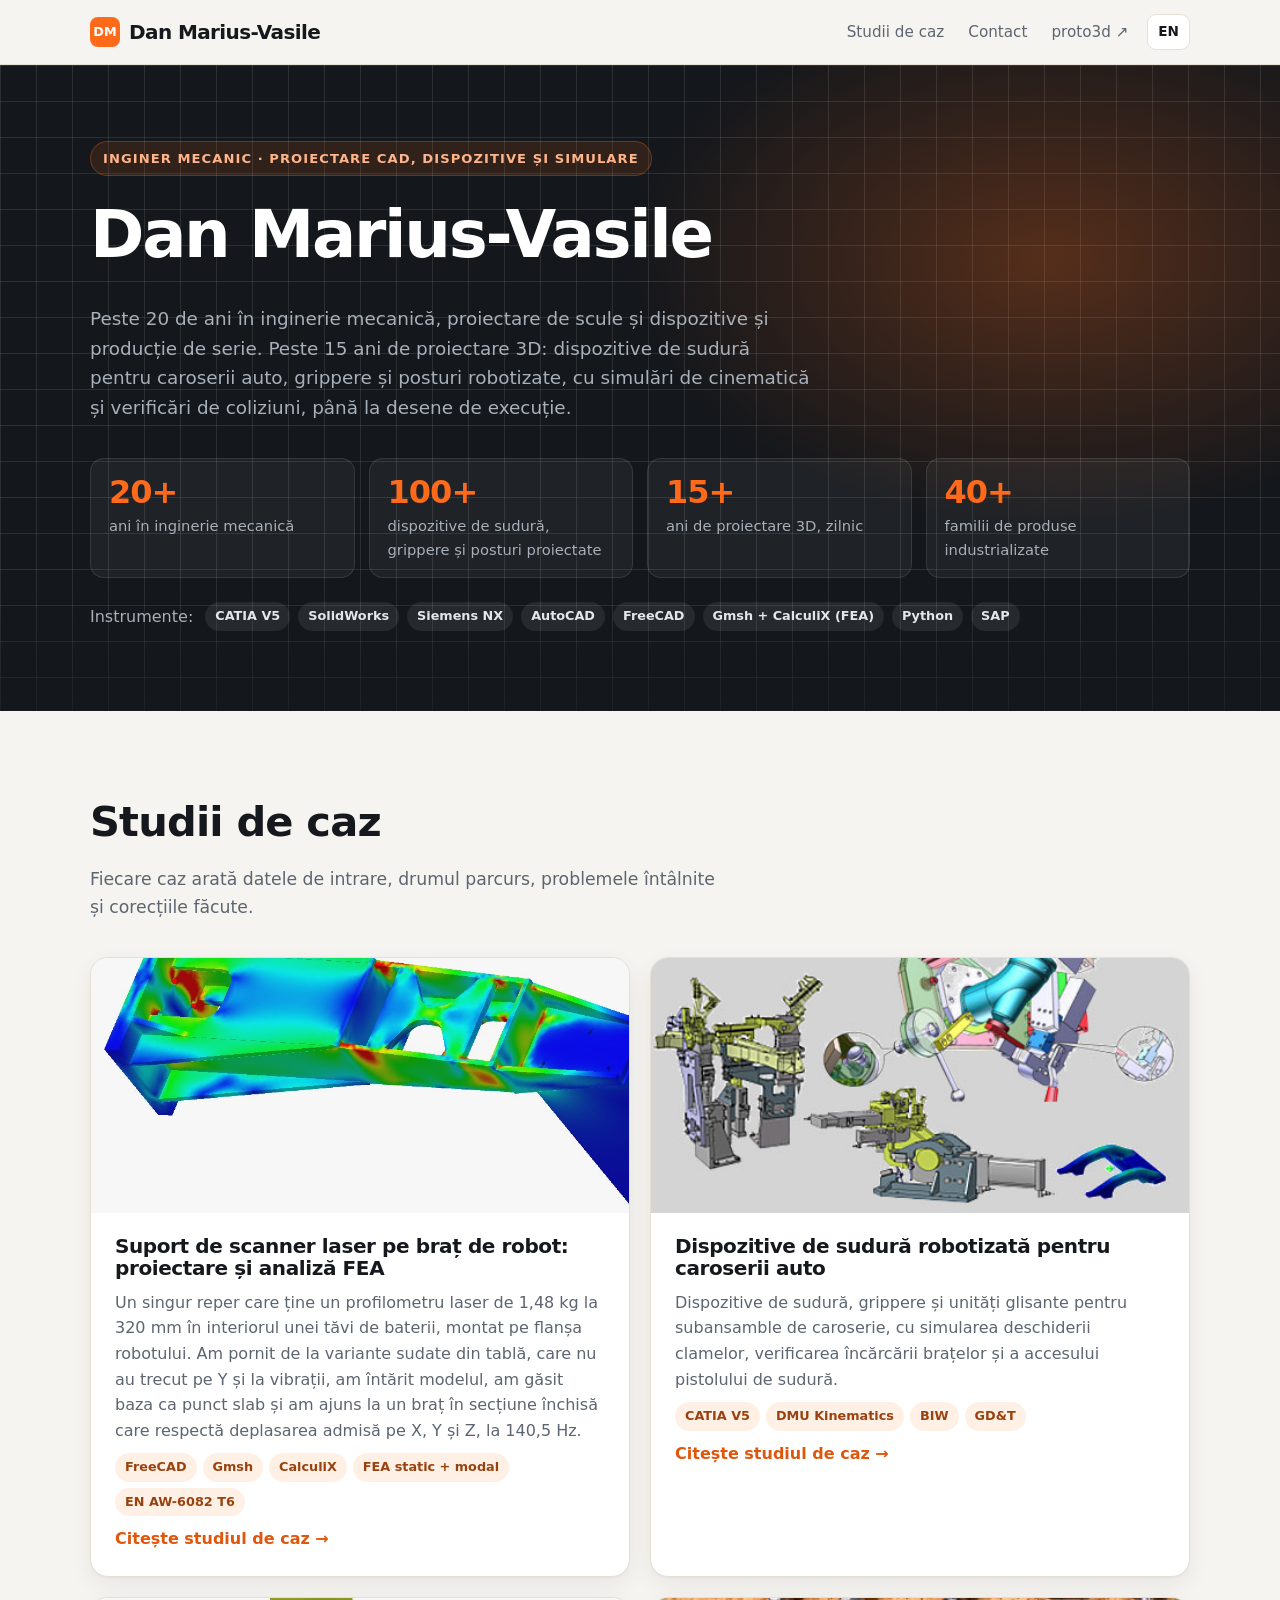
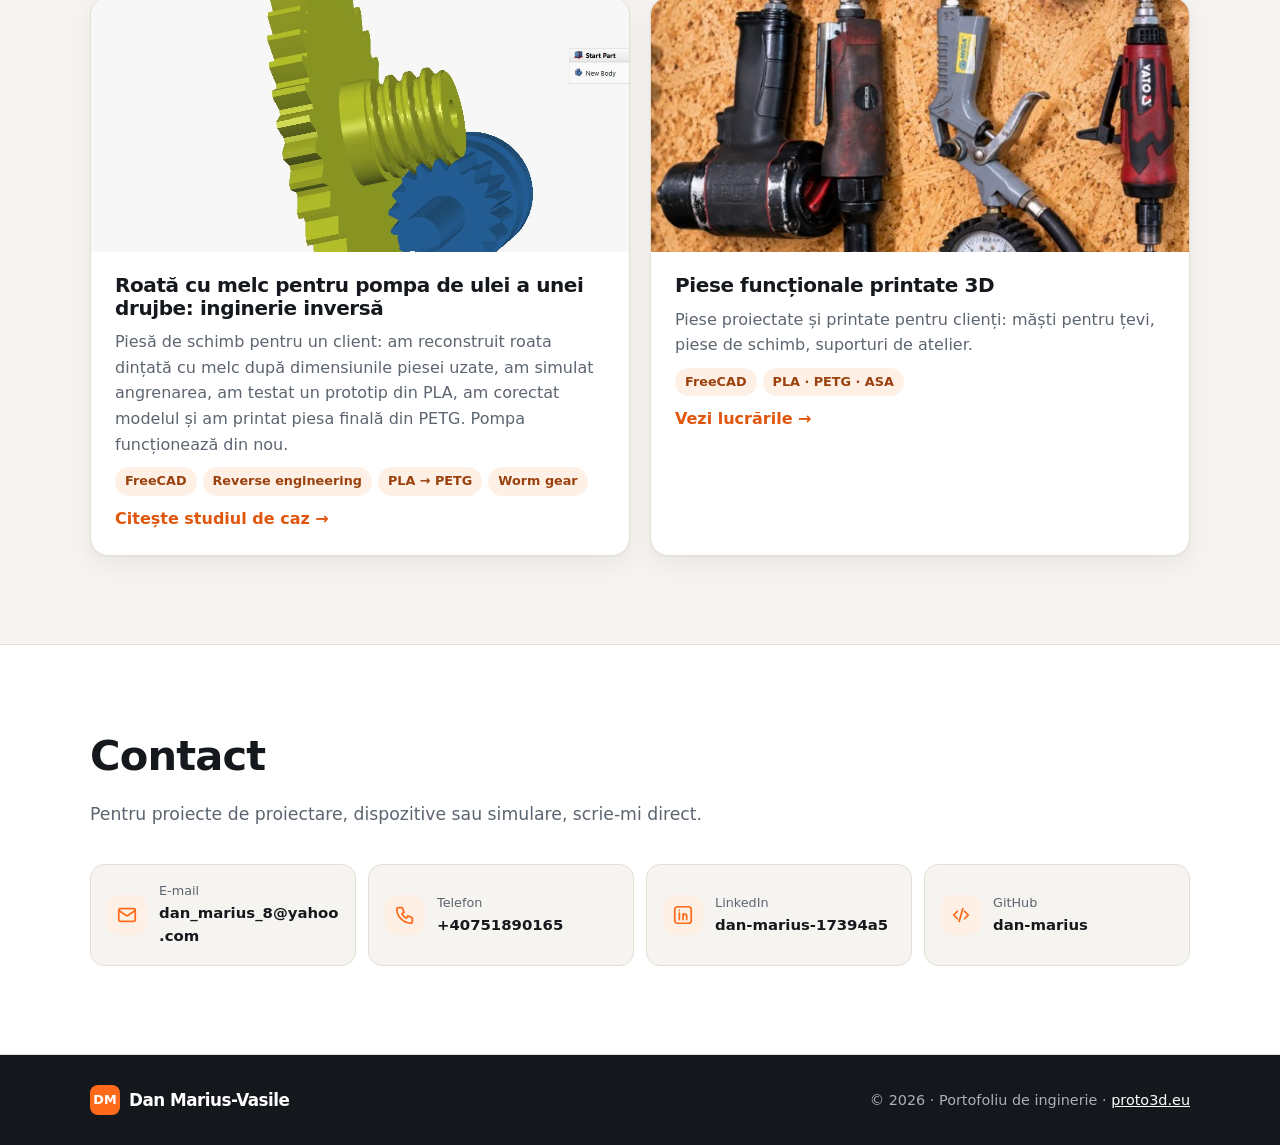
<file: portfolio/index.html>
<!doctype html>
<html lang="ro">
<head>
<meta charset="utf-8">
<meta name="viewport" content="width=device-width, initial-scale=1">
<title>Dan Marius-Vasile – portofoliu inginerie mecanică și proiectare CAD</title>
<meta name="description" content="Portofoliu de inginerie mecanică: analiză FEA, dispozitive de sudură pentru caroserii auto, grippere, posturi robotizate, simulări de cinematică și verificări de coliziuni. CATIA V5, SolidWorks, Siemens NX, FreeCAD.">
<link rel="canonical" href="https://proto3d.eu/portfolio/">
<link rel="alternate" hreflang="ro" href="https://proto3d.eu/portfolio/">
<link rel="alternate" hreflang="en" href="https://proto3d.eu/en/portfolio/">
<link rel="alternate" hreflang="x-default" href="https://proto3d.eu/portfolio/">
<meta property="og:title" content="Dan Marius-Vasile – portofoliu inginerie mecanică și proiectare CAD">
<meta property="og:description" content="Portofoliu de inginerie mecanică: analiză FEA, dispozitive de sudură pentru caroserii auto, grippere, posturi robotizate, simulări de cinematică și verificări de coliziuni. CATIA V5, SolidWorks, Siemens NX, FreeCAD.">
<meta property="og:type" content="website">
<meta property="og:url" content="https://proto3d.eu/portfolio/">
<meta property="og:image" content="https://proto3d.eu/assets/portfolio/arm/welded-stress.jpg">
<meta property="og:locale" content="ro_RO">
<meta name="twitter:card" content="summary_large_image">
<meta name="theme-color" content="#14171b">
<link rel="icon" href="/assets/favicon.svg" type="image/svg+xml">
<link rel="stylesheet" href="/style.css">
<script type="application/ld+json">{"@context":"https://schema.org","@type":"Person","name":"Dan Marius-Vasile","jobTitle":"Inginer mecanic · Proiectare CAD, dispozitive și simulare","url":"https://proto3d.eu/portfolio/","telephone":"+40751890165","email":"dan_marius_8@yahoo.com","address":{"@type":"PostalAddress","addressLocality":"Baia Mare","addressCountry":"RO"},"sameAs":["https://www.linkedin.com/in/dan-marius-17394a5","https://github.com/dan-marius"],"knowsAbout":["CATIA V5","SolidWorks","Siemens NX","Welding fixtures","Body in white tooling","Kinematics simulation","Finite element analysis","FreeCAD","CalculiX","Python"]}</script>
</head>
<body class="pf">
<header class="top">
  <div class="wrap bar">
    <a class="brand pf-brand" href="/portfolio/"><span class="mono">DM</span><span>Dan Marius-Vasile</span></a>
    <nav aria-label="Main">
      <div class="links">
        <a href="#cases">Studii de caz</a>
        <a href="#contact">Contact</a>
        <a href="/">proto3d ↗</a>
      </div>
      <a class="lang" href="/en/portfolio/" hreflang="en" lang="en" title="View in English">EN</a>
    </nav>
  </div>
</header>
<main>
<section class="hero pf-hero">
  <div class="wrap">
    <p class="eyebrow">Inginer mecanic · Proiectare CAD, dispozitive și simulare</p>
    <h1>Dan Marius-Vasile</h1>
    <p class="lead">Peste 20 de ani în inginerie mecanică, proiectare de scule și dispozitive și producție de serie. Peste 15 ani de proiectare 3D: dispozitive de sudură pentru caroserii auto, grippere și posturi robotizate, cu simulări de cinematică și verificări de coliziuni, până la desene de execuție.</p>
    <dl class="pf-stats">
      <div><dt>20+</dt><dd>ani în inginerie mecanică</dd></div>
      <div><dt>100+</dt><dd>dispozitive de sudură, grippere și posturi proiectate</dd></div>
      <div><dt>15+</dt><dd>ani de proiectare 3D, zilnic</dd></div>
      <div><dt>40+</dt><dd>familii de produse industrializate</dd></div>
    </dl>
    <div class="pf-tools"><span class="muted">Instrumente:</span> <span class="chip">CATIA V5</span> <span class="chip">SolidWorks</span> <span class="chip">Siemens NX</span> <span class="chip">AutoCAD</span> <span class="chip">FreeCAD</span> <span class="chip">Gmsh + CalculiX (FEA)</span> <span class="chip">Python</span> <span class="chip">SAP</span></div>
  </div>
</section>

<section id="cases" class="block">
  <div class="wrap">
    <div class="head"><h2>Studii de caz</h2><p class="muted">Fiecare caz arată datele de intrare, drumul parcurs, problemele întâlnite și corecțiile făcute.</p></div>
    <div class="pf-cards">
      <a class="pf-card" href="/portfolio/suport-scanner-laser-robot-fea/">
        <img src="/assets/portfolio/arm/welded-stress.jpg" alt="" loading="lazy">
        <div class="pf-card-body">
          <h3>Suport de scanner laser pe braț de robot: proiectare și analiză FEA</h3>
          <p>Un singur reper care ține un profilometru laser de 1,48 kg la 320 mm în interiorul unei tăvi de baterii, montat pe flanșa robotului. Am pornit de la variante sudate din tablă, care nu au trecut pe Y și la vibrații, am întărit modelul, am găsit baza ca punct slab și am ajuns la un braț în secțiune închisă care respectă deplasarea admisă pe X, Y și Z, la 140,5 Hz.</p>
          <div class="pf-tags"><span class="chip">FreeCAD</span><span class="chip">Gmsh</span><span class="chip">CalculiX</span><span class="chip">FEA static + modal</span><span class="chip">EN AW-6082 T6</span></div>
          <span class="pf-more">Citește studiul de caz →</span>
        </div>
      </a>
      <a class="pf-card" href="/portfolio/dispozitive-sudura-caroserie/">
        <img src="/assets/portfolio/welding/fixture-assemblies.jpg" alt="" loading="lazy">
        <div class="pf-card-body">
          <h3>Dispozitive de sudură robotizată pentru caroserii auto</h3>
          <p>Dispozitive de sudură, grippere și unități glisante pentru subansamble de caroserie, cu simularea deschiderii clamelor, verificarea încărcării brațelor și a accesului pistolului de sudură.</p>
          <div class="pf-tags"><span class="chip">CATIA V5</span><span class="chip">DMU Kinematics</span><span class="chip">BIW</span><span class="chip">GD&amp;T</span></div>
          <span class="pf-more">Citește studiul de caz →</span>
        </div>
      </a>
      <a class="pf-card" href="/portfolio/melc-pompa-ulei-drujba/">
        <img src="/assets/portfolio/worm/freecad-assembly.jpg" alt="" loading="lazy">
        <div class="pf-card-body">
          <h3>Roată cu melc pentru pompa de ulei a unei drujbe: inginerie inversă</h3>
          <p>Piesă de schimb pentru un client: am reconstruit roata dințată cu melc după dimensiunile piesei uzate, am simulat angrenarea, am testat un prototip din PLA, am corectat modelul și am printat piesa finală din PETG. Pompa funcționează din nou.</p>
          <div class="pf-tags"><span class="chip">FreeCAD</span><span class="chip">Reverse engineering</span><span class="chip">PLA → PETG</span><span class="chip">Worm gear</span></div>
          <span class="pf-more">Citește studiul de caz →</span>
        </div>
      </a>
      <a class="pf-card" href="/#gallery">
        <img src="/assets/gallery-6.jpg" alt="" loading="lazy">
        <div class="pf-card-body">
          <h3>Piese funcționale printate 3D</h3>
          <p>Piese proiectate și printate pentru clienți: măști pentru țevi, piese de schimb, suporturi de atelier.</p>
          <div class="pf-tags"><span class="chip">FreeCAD</span><span class="chip">PLA · PETG · ASA</span></div>
          <span class="pf-more">Vezi lucrările →</span>
        </div>
      </a>
    </div>
  </div>
</section>
<section id="contact" class="block alt">
  <div class="wrap">
    <div class="head"><h2>Contact</h2><p class="muted">Pentru proiecte de proiectare, dispozitive sau simulare, scrie-mi direct.</p></div>
    <div class="pf-contact">
      <a class="line" href="mailto:dan_marius_8@yahoo.com" data-mail><svg class="ico" viewBox="0 0 24 24" aria-hidden="true"><rect x="3" y="5" width="18" height="14" rx="2"/><path d="m3 7 9 6 9-6"/></svg><span><small>E-mail</small>dan_marius_8@yahoo.com</span></a>
      <a class="line" href="tel:+40751890165" data-tel><svg class="ico" viewBox="0 0 24 24" aria-hidden="true"><path d="M5 4h4l2 5-2.5 1.5a11 11 0 0 0 5 5L15 13l5 2v4a2 2 0 0 1-2 2A16 16 0 0 1 3 6a2 2 0 0 1 2-2z"/></svg><span><small>Telefon</small>+40751890165</span></a>
      <a class="line" href="https://www.linkedin.com/in/dan-marius-17394a5" target="_blank" rel="noopener"><svg class="ico" viewBox="0 0 24 24" aria-hidden="true"><rect x="3" y="3" width="18" height="18" rx="3"/><path d="M8 10v7M8 7v.01M12 17v-4a2 2 0 0 1 4 0v4M12 11v6"/></svg><span><small>LinkedIn</small>dan-marius-17394a5</span></a>
      <a class="line" href="https://github.com/dan-marius" target="_blank" rel="noopener"><svg class="ico" viewBox="0 0 24 24" aria-hidden="true"><path d="m8 8-4 4 4 4M16 8l4 4-4 4M14 5l-4 14"/></svg><span><small>GitHub</small>dan-marius</span></a>
    </div>
  </div>
</section>
</main>
<footer>
  <div class="wrap foot">
    <span class="brand pf-brand"><span class="mono">DM</span><span>Dan Marius-Vasile</span></span>
    <span>© 2026 · Portofoliu de inginerie · <a href="/">proto3d.eu</a></span>
  </div>
</footer>
</body>
</html>
</file>
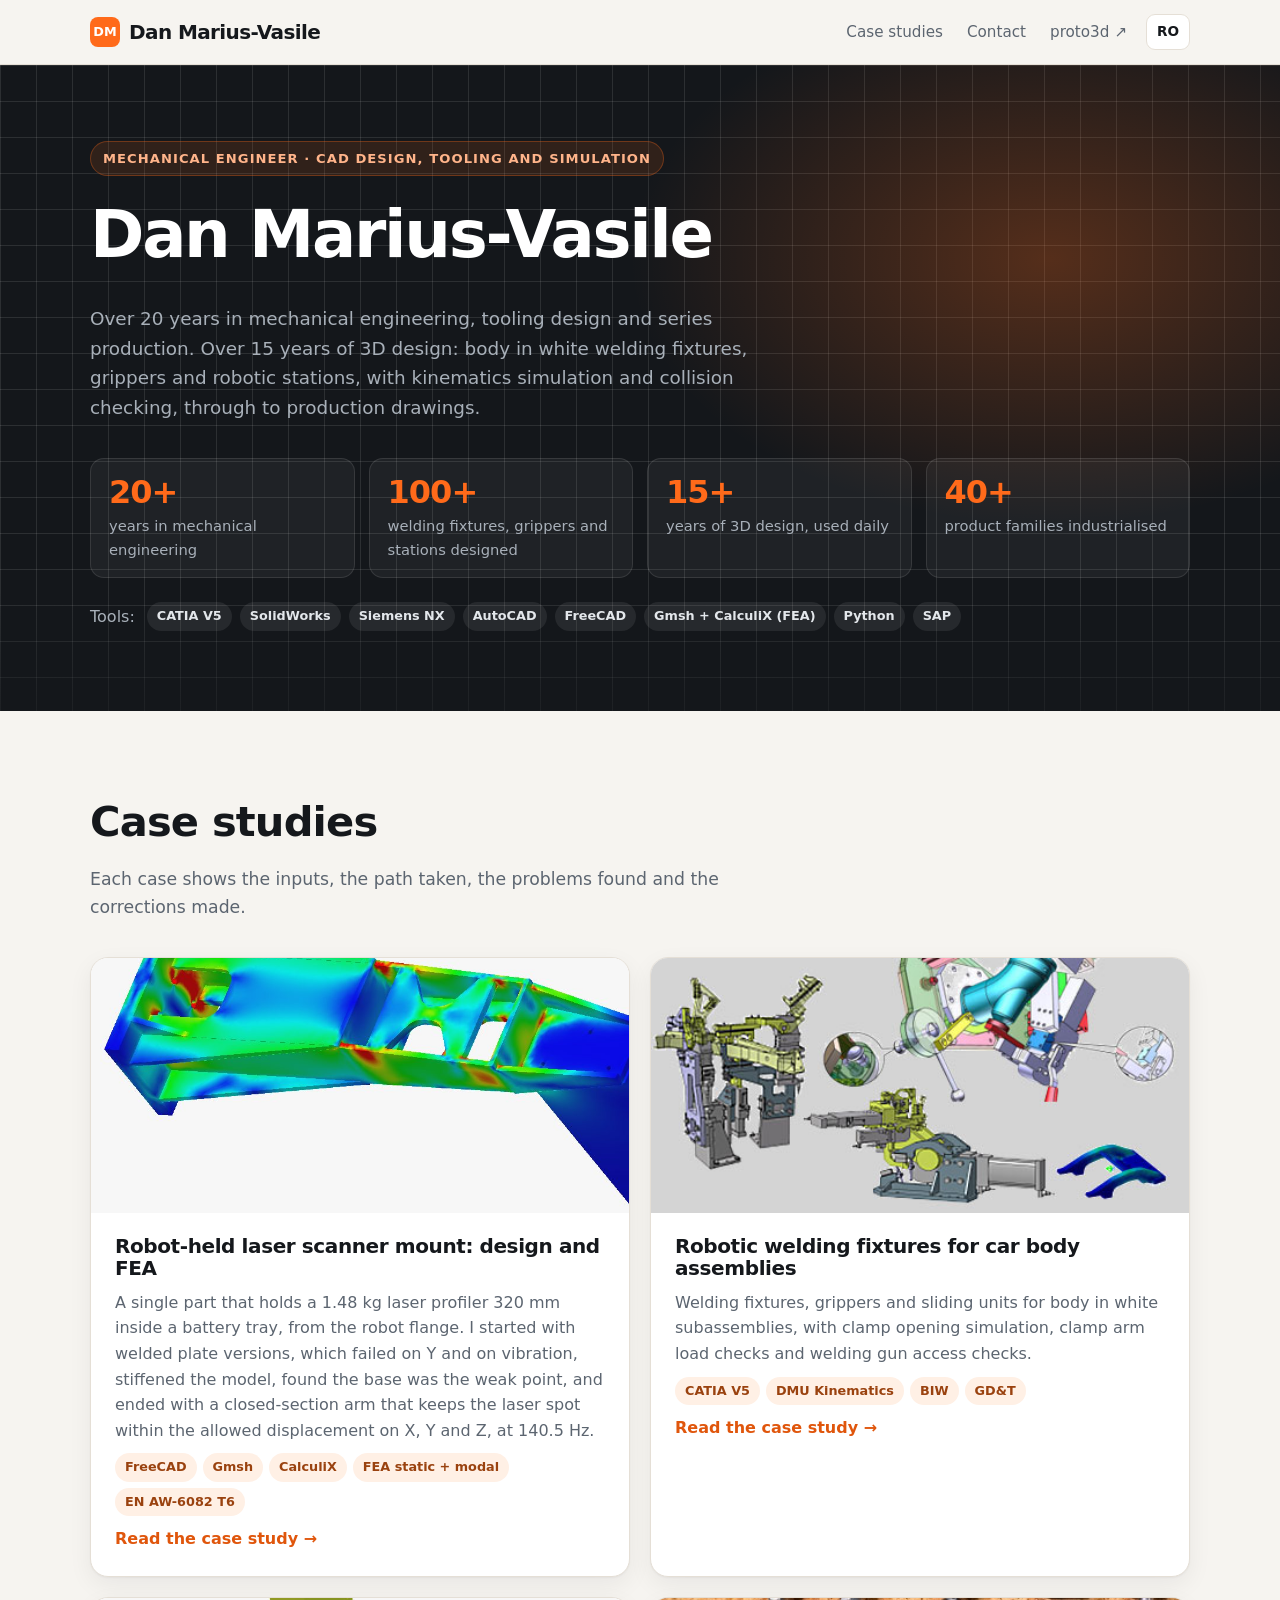
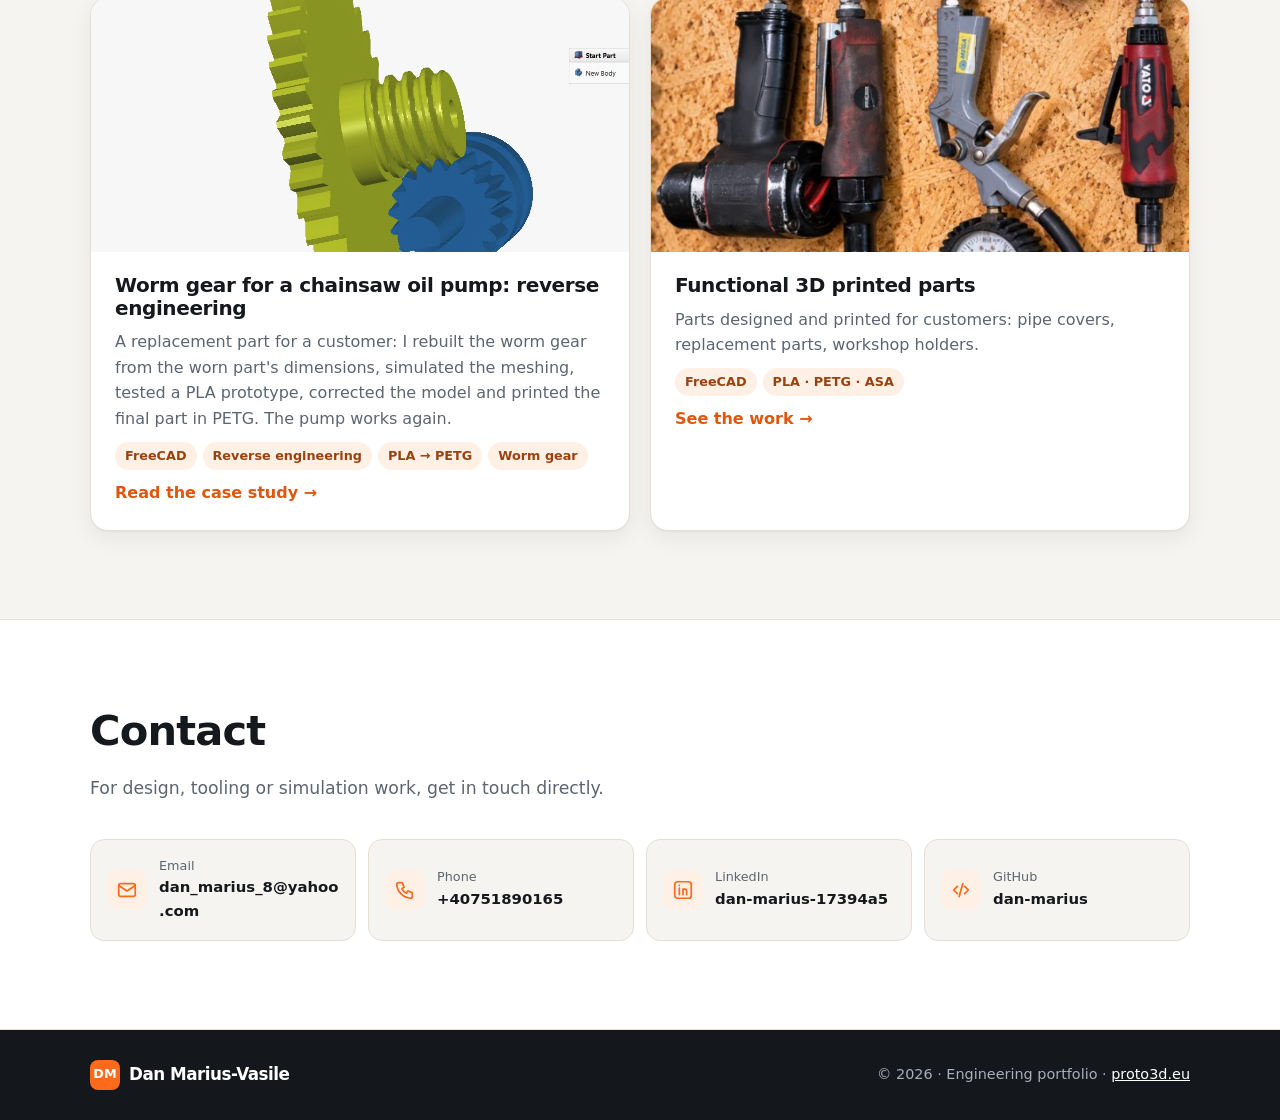
<file: en/portfolio/index.html>
<!doctype html>
<html lang="en">
<head>
<meta charset="utf-8">
<meta name="viewport" content="width=device-width, initial-scale=1">
<title>Dan Marius-Vasile – mechanical engineering and CAD design portfolio</title>
<meta name="description" content="Mechanical engineering portfolio: FEA, body in white welding fixtures, grippers, robotic stations, kinematics simulation and collision checking. CATIA V5, SolidWorks, Siemens NX, FreeCAD.">
<link rel="canonical" href="https://proto3d.eu/en/portfolio/">
<link rel="alternate" hreflang="ro" href="https://proto3d.eu/portfolio/">
<link rel="alternate" hreflang="en" href="https://proto3d.eu/en/portfolio/">
<link rel="alternate" hreflang="x-default" href="https://proto3d.eu/portfolio/">
<meta property="og:title" content="Dan Marius-Vasile – mechanical engineering and CAD design portfolio">
<meta property="og:description" content="Mechanical engineering portfolio: FEA, body in white welding fixtures, grippers, robotic stations, kinematics simulation and collision checking. CATIA V5, SolidWorks, Siemens NX, FreeCAD.">
<meta property="og:type" content="website">
<meta property="og:url" content="https://proto3d.eu/en/portfolio/">
<meta property="og:image" content="https://proto3d.eu/assets/portfolio/arm/welded-stress.jpg">
<meta property="og:locale" content="en_GB">
<meta name="twitter:card" content="summary_large_image">
<meta name="theme-color" content="#14171b">
<link rel="icon" href="/assets/favicon.svg" type="image/svg+xml">
<link rel="stylesheet" href="/style.css">
<script type="application/ld+json">{"@context":"https://schema.org","@type":"Person","name":"Dan Marius-Vasile","jobTitle":"Mechanical engineer · CAD design, tooling and simulation","url":"https://proto3d.eu/en/portfolio/","telephone":"+40751890165","email":"dan_marius_8@yahoo.com","address":{"@type":"PostalAddress","addressLocality":"Baia Mare","addressCountry":"RO"},"sameAs":["https://www.linkedin.com/in/dan-marius-17394a5","https://github.com/dan-marius"],"knowsAbout":["CATIA V5","SolidWorks","Siemens NX","Welding fixtures","Body in white tooling","Kinematics simulation","Finite element analysis","FreeCAD","CalculiX","Python"]}</script>
</head>
<body class="pf">
<header class="top">
  <div class="wrap bar">
    <a class="brand pf-brand" href="/en/portfolio/"><span class="mono">DM</span><span>Dan Marius-Vasile</span></a>
    <nav aria-label="Main">
      <div class="links">
        <a href="#cases">Case studies</a>
        <a href="#contact">Contact</a>
        <a href="/en/">proto3d ↗</a>
      </div>
      <a class="lang" href="/portfolio/" hreflang="ro" lang="ro" title="Vezi în română">RO</a>
    </nav>
  </div>
</header>
<main>
<section class="hero pf-hero">
  <div class="wrap">
    <p class="eyebrow">Mechanical engineer · CAD design, tooling and simulation</p>
    <h1>Dan Marius-Vasile</h1>
    <p class="lead">Over 20 years in mechanical engineering, tooling design and series production. Over 15 years of 3D design: body in white welding fixtures, grippers and robotic stations, with kinematics simulation and collision checking, through to production drawings.</p>
    <dl class="pf-stats">
      <div><dt>20+</dt><dd>years in mechanical engineering</dd></div>
      <div><dt>100+</dt><dd>welding fixtures, grippers and stations designed</dd></div>
      <div><dt>15+</dt><dd>years of 3D design, used daily</dd></div>
      <div><dt>40+</dt><dd>product families industrialised</dd></div>
    </dl>
    <div class="pf-tools"><span class="muted">Tools:</span> <span class="chip">CATIA V5</span> <span class="chip">SolidWorks</span> <span class="chip">Siemens NX</span> <span class="chip">AutoCAD</span> <span class="chip">FreeCAD</span> <span class="chip">Gmsh + CalculiX (FEA)</span> <span class="chip">Python</span> <span class="chip">SAP</span></div>
  </div>
</section>

<section id="cases" class="block">
  <div class="wrap">
    <div class="head"><h2>Case studies</h2><p class="muted">Each case shows the inputs, the path taken, the problems found and the corrections made.</p></div>
    <div class="pf-cards">
      <a class="pf-card" href="/en/portfolio/robot-laser-scanner-mount-fea/">
        <img src="/assets/portfolio/arm/welded-stress.jpg" alt="" loading="lazy">
        <div class="pf-card-body">
          <h3>Robot-held laser scanner mount: design and FEA</h3>
          <p>A single part that holds a 1.48 kg laser profiler 320 mm inside a battery tray, from the robot flange. I started with welded plate versions, which failed on Y and on vibration, stiffened the model, found the base was the weak point, and ended with a closed-section arm that keeps the laser spot within the allowed displacement on X, Y and Z, at 140.5 Hz.</p>
          <div class="pf-tags"><span class="chip">FreeCAD</span><span class="chip">Gmsh</span><span class="chip">CalculiX</span><span class="chip">FEA static + modal</span><span class="chip">EN AW-6082 T6</span></div>
          <span class="pf-more">Read the case study →</span>
        </div>
      </a>
      <a class="pf-card" href="/en/portfolio/body-in-white-welding-fixtures/">
        <img src="/assets/portfolio/welding/fixture-assemblies.jpg" alt="" loading="lazy">
        <div class="pf-card-body">
          <h3>Robotic welding fixtures for car body assemblies</h3>
          <p>Welding fixtures, grippers and sliding units for body in white subassemblies, with clamp opening simulation, clamp arm load checks and welding gun access checks.</p>
          <div class="pf-tags"><span class="chip">CATIA V5</span><span class="chip">DMU Kinematics</span><span class="chip">BIW</span><span class="chip">GD&amp;T</span></div>
          <span class="pf-more">Read the case study →</span>
        </div>
      </a>
      <a class="pf-card" href="/en/portfolio/chainsaw-oil-pump-worm/">
        <img src="/assets/portfolio/worm/freecad-assembly.jpg" alt="" loading="lazy">
        <div class="pf-card-body">
          <h3>Worm gear for a chainsaw oil pump: reverse engineering</h3>
          <p>A replacement part for a customer: I rebuilt the worm gear from the worn part's dimensions, simulated the meshing, tested a PLA prototype, corrected the model and printed the final part in PETG. The pump works again.</p>
          <div class="pf-tags"><span class="chip">FreeCAD</span><span class="chip">Reverse engineering</span><span class="chip">PLA → PETG</span><span class="chip">Worm gear</span></div>
          <span class="pf-more">Read the case study →</span>
        </div>
      </a>
      <a class="pf-card" href="/en/#gallery">
        <img src="/assets/gallery-6.jpg" alt="" loading="lazy">
        <div class="pf-card-body">
          <h3>Functional 3D printed parts</h3>
          <p>Parts designed and printed for customers: pipe covers, replacement parts, workshop holders.</p>
          <div class="pf-tags"><span class="chip">FreeCAD</span><span class="chip">PLA · PETG · ASA</span></div>
          <span class="pf-more">See the work →</span>
        </div>
      </a>
    </div>
  </div>
</section>
<section id="contact" class="block alt">
  <div class="wrap">
    <div class="head"><h2>Contact</h2><p class="muted">For design, tooling or simulation work, get in touch directly.</p></div>
    <div class="pf-contact">
      <a class="line" href="mailto:dan_marius_8@yahoo.com" data-mail><svg class="ico" viewBox="0 0 24 24" aria-hidden="true"><rect x="3" y="5" width="18" height="14" rx="2"/><path d="m3 7 9 6 9-6"/></svg><span><small>Email</small>dan_marius_8@yahoo.com</span></a>
      <a class="line" href="tel:+40751890165" data-tel><svg class="ico" viewBox="0 0 24 24" aria-hidden="true"><path d="M5 4h4l2 5-2.5 1.5a11 11 0 0 0 5 5L15 13l5 2v4a2 2 0 0 1-2 2A16 16 0 0 1 3 6a2 2 0 0 1 2-2z"/></svg><span><small>Phone</small>+40751890165</span></a>
      <a class="line" href="https://www.linkedin.com/in/dan-marius-17394a5" target="_blank" rel="noopener"><svg class="ico" viewBox="0 0 24 24" aria-hidden="true"><rect x="3" y="3" width="18" height="18" rx="3"/><path d="M8 10v7M8 7v.01M12 17v-4a2 2 0 0 1 4 0v4M12 11v6"/></svg><span><small>LinkedIn</small>dan-marius-17394a5</span></a>
      <a class="line" href="https://github.com/dan-marius" target="_blank" rel="noopener"><svg class="ico" viewBox="0 0 24 24" aria-hidden="true"><path d="m8 8-4 4 4 4M16 8l4 4-4 4M14 5l-4 14"/></svg><span><small>GitHub</small>dan-marius</span></a>
    </div>
  </div>
</section>
</main>
<footer>
  <div class="wrap foot">
    <span class="brand pf-brand"><span class="mono">DM</span><span>Dan Marius-Vasile</span></span>
    <span>© 2026 · Engineering portfolio · <a href="/en/">proto3d.eu</a></span>
  </div>
</footer>
</body>
</html>
</file>
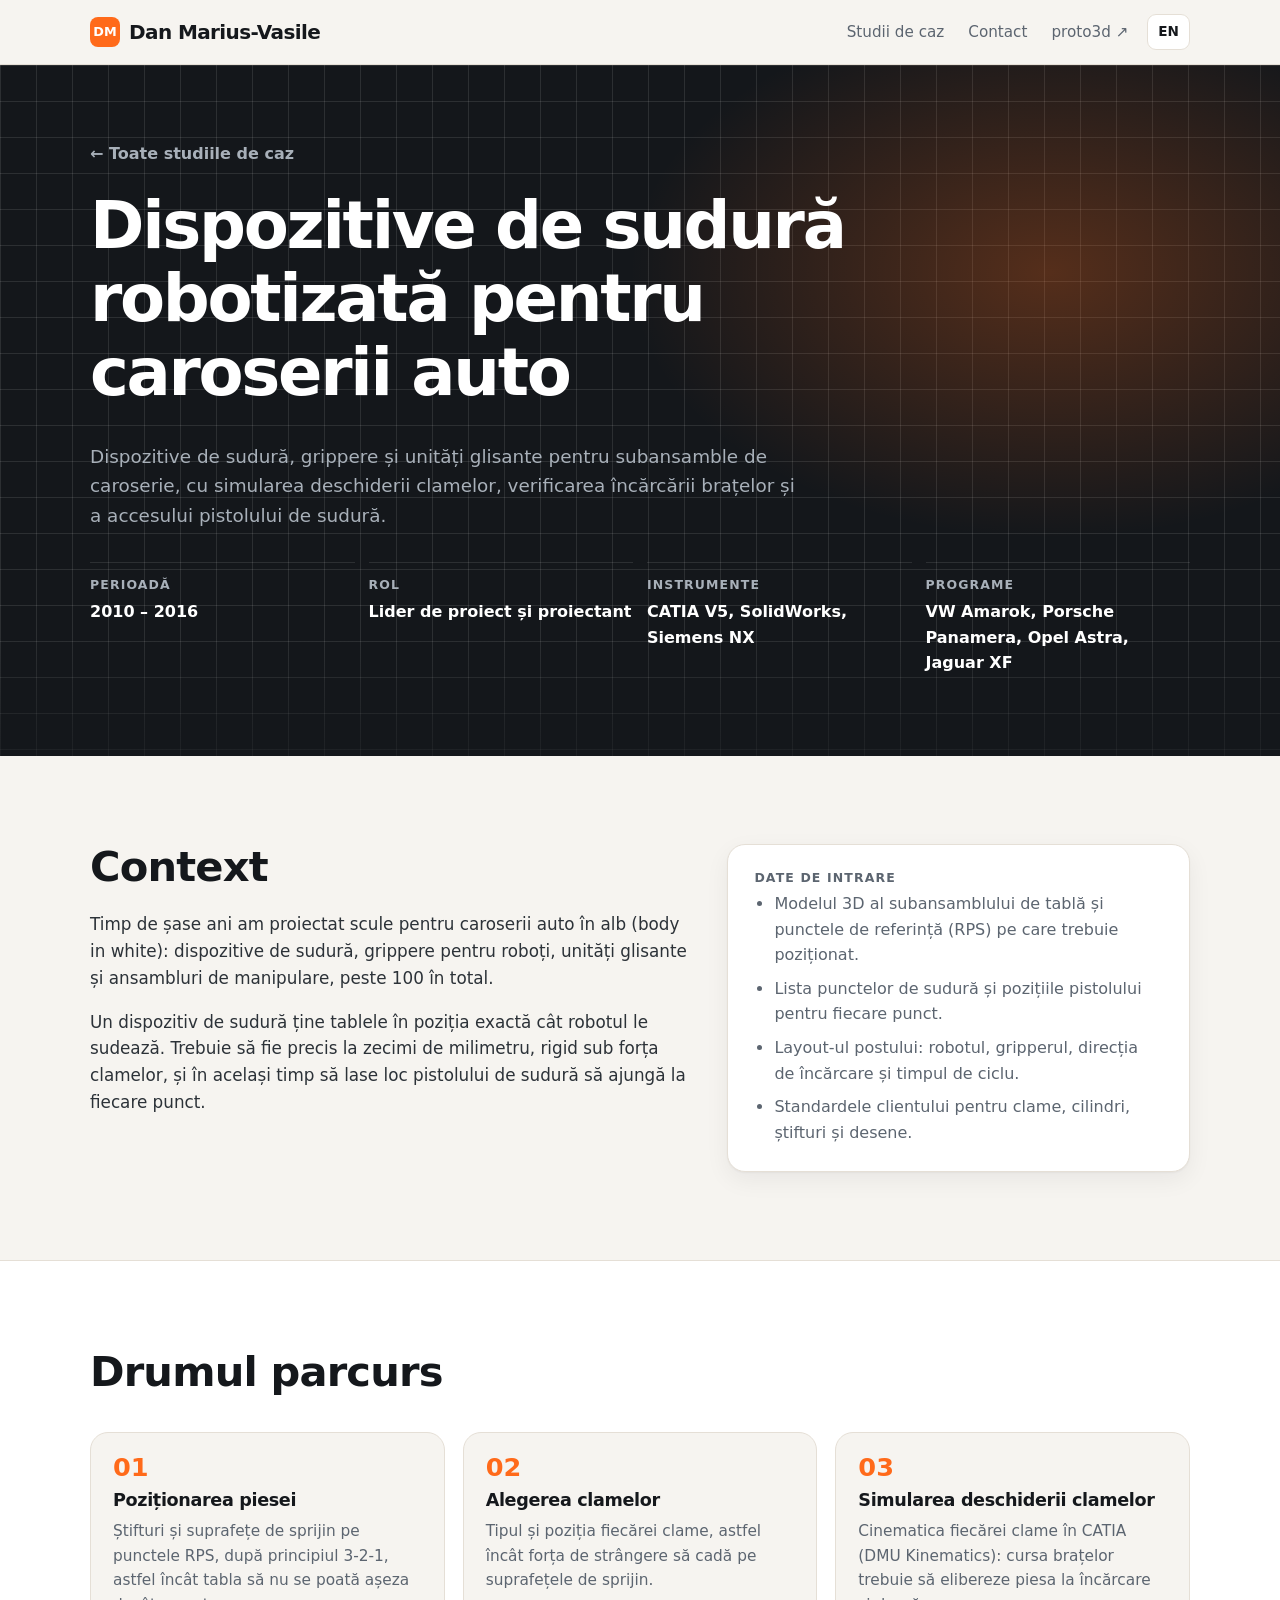
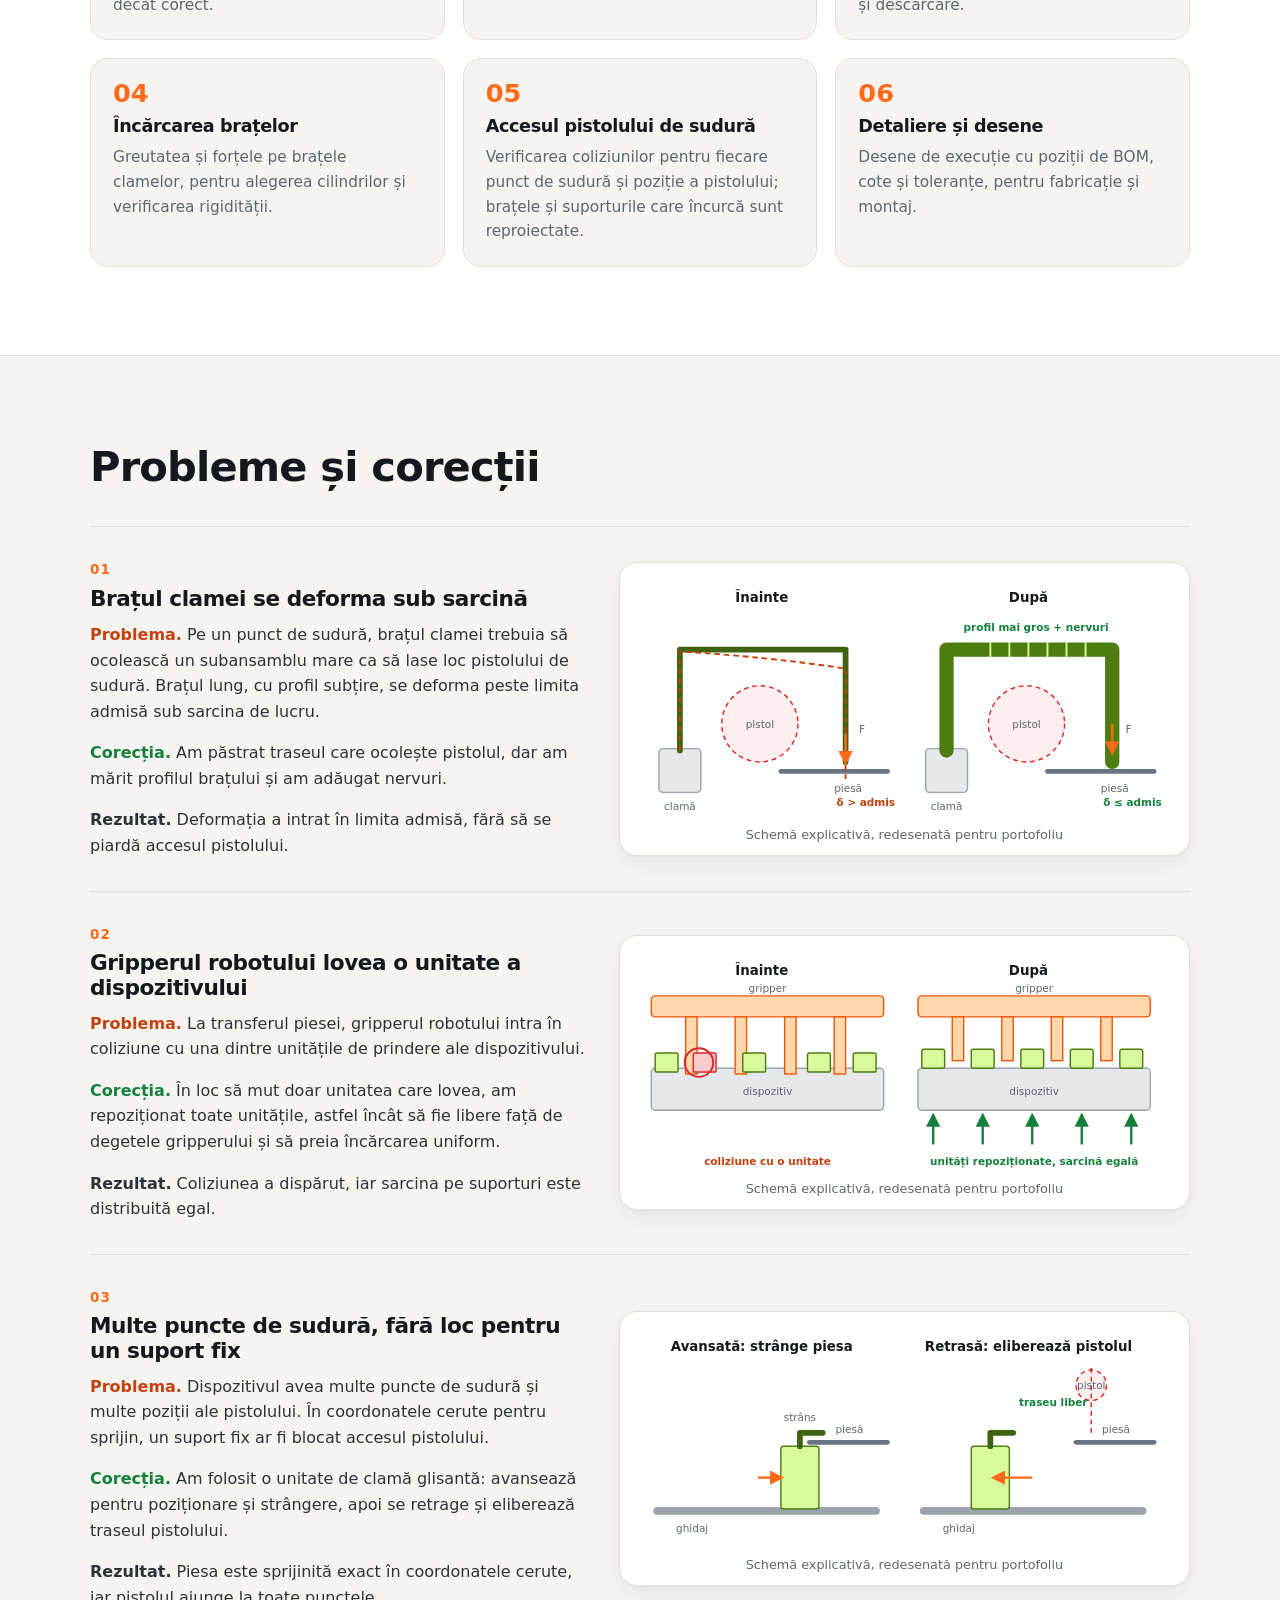
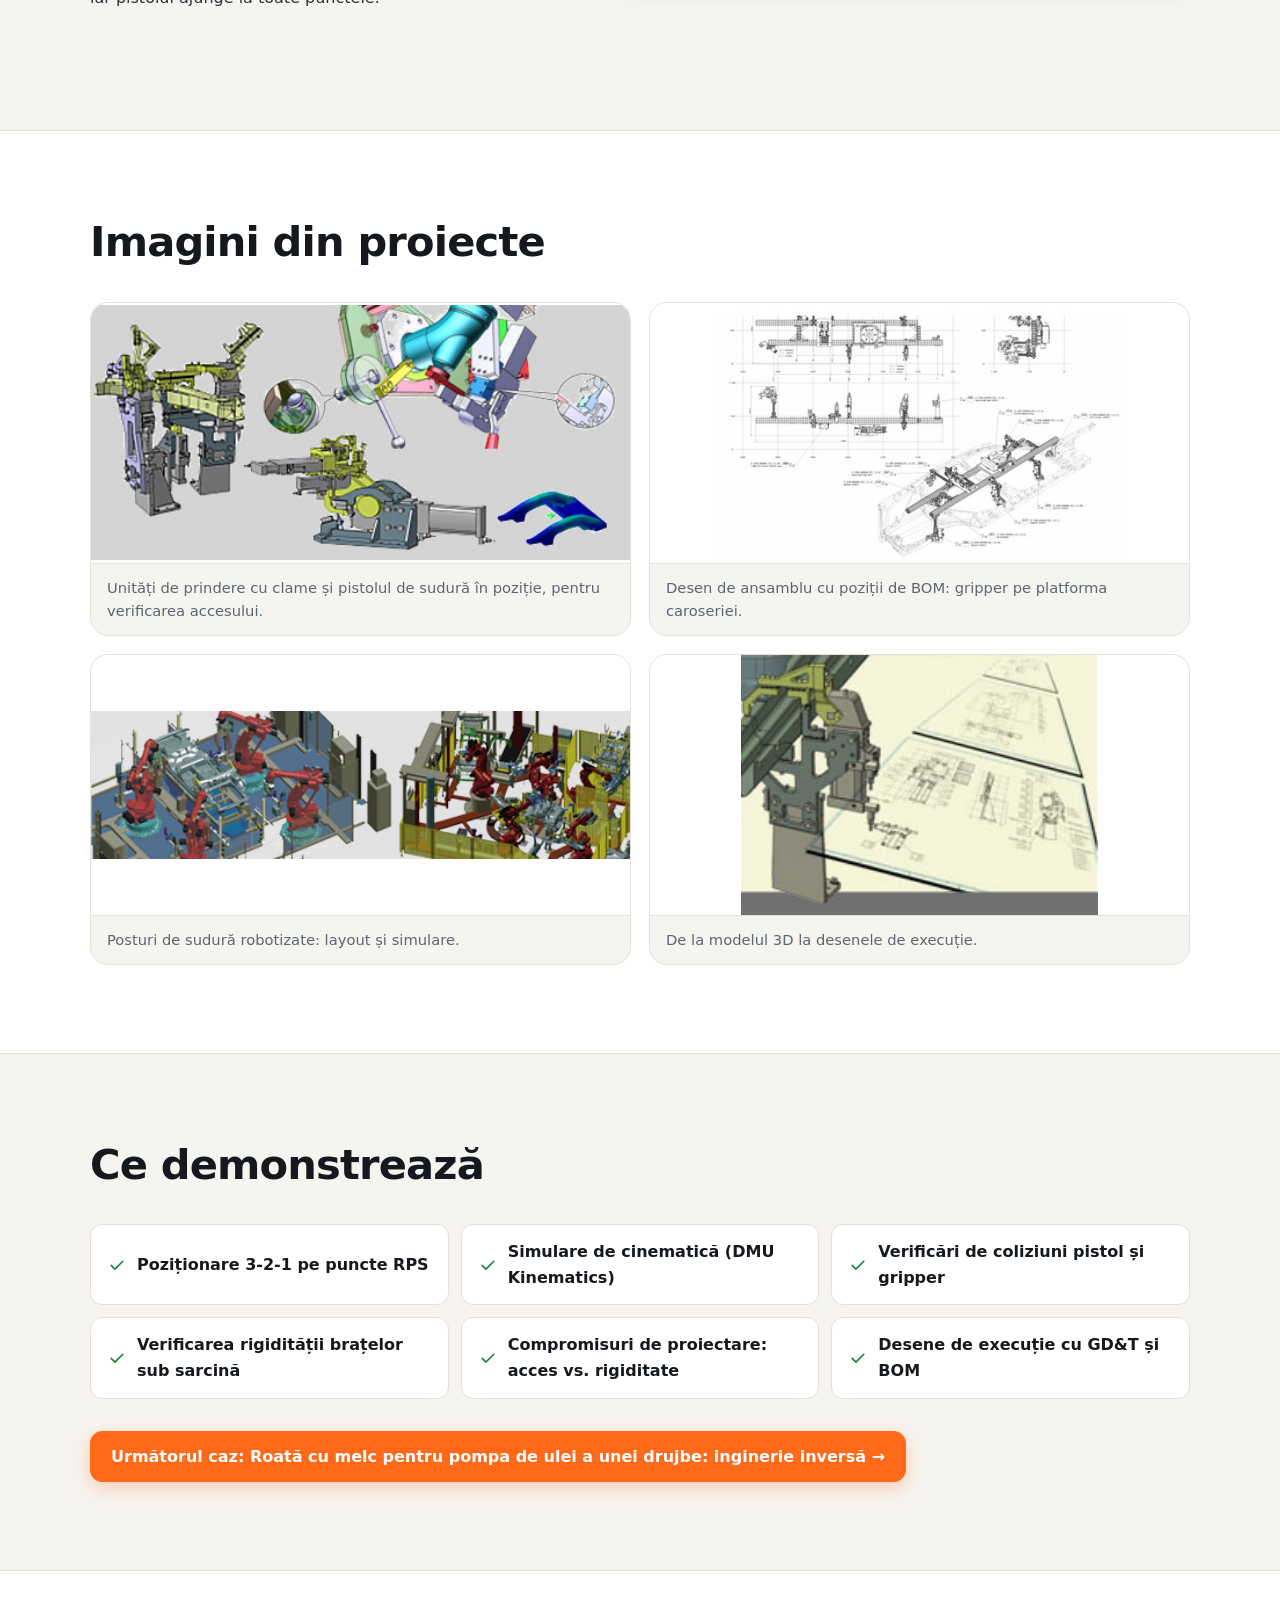
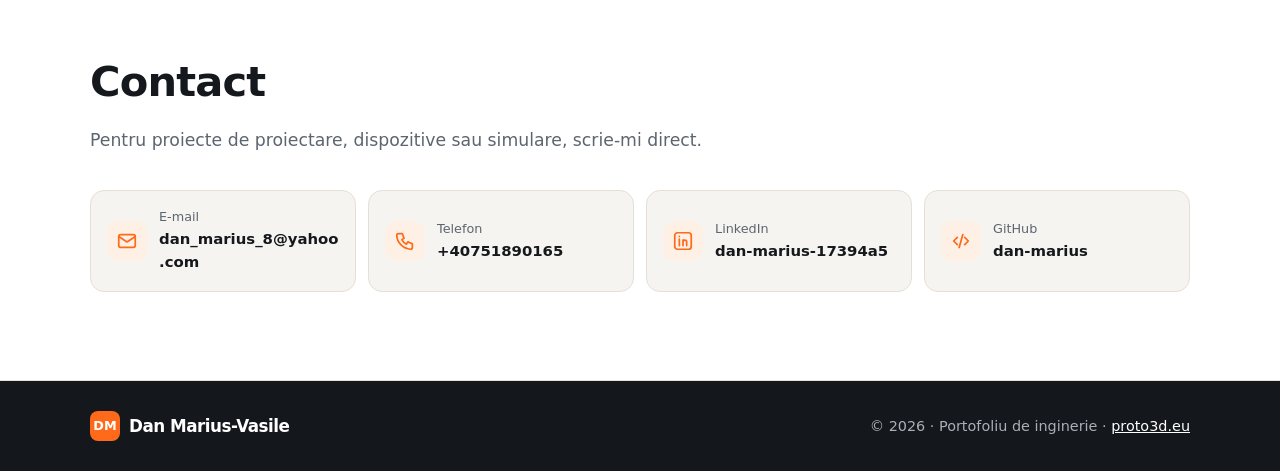
<file: portfolio/dispozitive-sudura-caroserie/index.html>
<!doctype html>
<html lang="ro">
<head>
<meta charset="utf-8">
<meta name="viewport" content="width=device-width, initial-scale=1">
<title>Dispozitive de sudură robotizată pentru caroserii auto – Dan Marius-Vasile</title>
<meta name="description" content="Dispozitive de sudură, grippere și unități glisante pentru subansamble de caroserie, cu simularea deschiderii clamelor, verificarea încărcării brațelor și a accesului pistolului de sudură.">
<link rel="canonical" href="https://proto3d.eu/portfolio/dispozitive-sudura-caroserie/">
<link rel="alternate" hreflang="ro" href="https://proto3d.eu/portfolio/dispozitive-sudura-caroserie/">
<link rel="alternate" hreflang="en" href="https://proto3d.eu/en/portfolio/body-in-white-welding-fixtures/">
<link rel="alternate" hreflang="x-default" href="https://proto3d.eu/portfolio/dispozitive-sudura-caroserie/">
<meta property="og:title" content="Dispozitive de sudură robotizată pentru caroserii auto – Dan Marius-Vasile">
<meta property="og:description" content="Dispozitive de sudură, grippere și unități glisante pentru subansamble de caroserie, cu simularea deschiderii clamelor, verificarea încărcării brațelor și a accesului pistolului de sudură.">
<meta property="og:type" content="website">
<meta property="og:url" content="https://proto3d.eu/portfolio/dispozitive-sudura-caroserie/">
<meta property="og:image" content="https://proto3d.eu/assets/portfolio/welding/fixture-assemblies.jpg">
<meta property="og:locale" content="ro_RO">
<meta name="twitter:card" content="summary_large_image">
<meta name="theme-color" content="#14171b">
<link rel="icon" href="/assets/favicon.svg" type="image/svg+xml">
<link rel="stylesheet" href="/style.css">
<script type="application/ld+json">{"@context":"https://schema.org","@type":"CreativeWork","name":"Dispozitive de sudură robotizată pentru caroserii auto","description":"Dispozitive de sudură, grippere și unități glisante pentru subansamble de caroserie, cu simularea deschiderii clamelor, verificarea încărcării brațelor și a accesului pistolului de sudură.","url":"https://proto3d.eu/portfolio/dispozitive-sudura-caroserie/","inLanguage":"ro","image":"https://proto3d.eu/assets/portfolio/welding/fixture-assemblies.jpg","author":{"@type":"Person","name":"Dan Marius-Vasile","url":"https://proto3d.eu/portfolio/"}}</script>
</head>
<body class="pf">
<header class="top">
  <div class="wrap bar">
    <a class="brand pf-brand" href="/portfolio/"><span class="mono">DM</span><span>Dan Marius-Vasile</span></a>
    <nav aria-label="Main">
      <div class="links">
        <a href="/portfolio/#cases">Studii de caz</a>
        <a href="/portfolio/#contact">Contact</a>
        <a href="/">proto3d ↗</a>
      </div>
      <a class="lang" href="/en/portfolio/body-in-white-welding-fixtures/" hreflang="en" lang="en" title="View in English">EN</a>
    </nav>
  </div>
</header>
<main>
<section class="hero pf-hero pf-case-hero">
  <div class="wrap">
    <a class="pf-back" href="/portfolio/#cases">← Toate studiile de caz</a>
    <h1>Dispozitive de sudură robotizată pentru caroserii auto</h1>
    <p class="lead">Dispozitive de sudură, grippere și unități glisante pentru subansamble de caroserie, cu simularea deschiderii clamelor, verificarea încărcării brațelor și a accesului pistolului de sudură.</p>
    <dl class="pf-meta">
      <div><dt>Perioadă</dt><dd>2010 – 2016</dd></div>
      <div><dt>Rol</dt><dd>Lider de proiect și proiectant</dd></div>
      <div><dt>Instrumente</dt><dd>CATIA V5, SolidWorks, Siemens NX</dd></div>
      <div><dt>Programe</dt><dd>VW Amarok, Porsche Panamera, Opel Astra, Jaguar XF</dd></div>
    </dl>
  </div>
</section>

<article class="pf-article">
  <section class="block">
    <div class="wrap pf-two">
      <div>
        <h2>Context</h2>
        <p>Timp de șase ani am proiectat scule pentru caroserii auto în alb (body in white): dispozitive de sudură, grippere pentru roboți, unități glisante și ansambluri de manipulare, peste 100 în total.</p>
        <p>Un dispozitiv de sudură ține tablele în poziția exactă cât robotul le sudează. Trebuie să fie precis la zecimi de milimetru, rigid sub forța clamelor, și în același timp să lase loc pistolului de sudură să ajungă la fiecare punct.</p>
      </div>
      <div class="panel">
        <h3>Date de intrare</h3>
        <ul class="pf-list"><li>Modelul 3D al subansamblului de tablă și punctele de referință (RPS) pe care trebuie poziționat.</li><li>Lista punctelor de sudură și pozițiile pistolului pentru fiecare punct.</li><li>Layout-ul postului: robotul, gripperul, direcția de încărcare și timpul de ciclu.</li><li>Standardele clientului pentru clame, cilindri, știfturi și desene.</li></ul>
      </div>
    </div>
  </section>

  

  <section class="block alt">
    <div class="wrap">
      <div class="head"><h2>Drumul parcurs</h2></div>
      <ol class="pf-path">
        <li><h3>Poziționarea piesei</h3><p>Știfturi și suprafețe de sprijin pe punctele RPS, după principiul 3-2-1, astfel încât tabla să nu se poată așeza decât corect.</p></li>
        <li><h3>Alegerea clamelor</h3><p>Tipul și poziția fiecărei clame, astfel încât forța de strângere să cadă pe suprafețele de sprijin.</p></li>
        <li><h3>Simularea deschiderii clamelor</h3><p>Cinematica fiecărei clame în CATIA (DMU Kinematics): cursa brațelor trebuie să elibereze piesa la încărcare și descărcare.</p></li>
        <li><h3>Încărcarea brațelor</h3><p>Greutatea și forțele pe brațele clamelor, pentru alegerea cilindrilor și verificarea rigidității.</p></li>
        <li><h3>Accesul pistolului de sudură</h3><p>Verificarea coliziunilor pentru fiecare punct de sudură și poziție a pistolului; brațele și suporturile care încurcă sunt reproiectate.</p></li>
        <li><h3>Detaliere și desene</h3><p>Desene de execuție cu poziții de BOM, cote și toleranțe, pentru fabricație și montaj.</p></li>
      </ol>
    </div>
  </section>

  

  <section class="block">
    <div class="wrap">
      <div class="head"><h2>Probleme și corecții</h2></div>
      <div class="pf-problem">
        <div class="pf-problem-text">
          <span class="pf-num">01</span>
          <h3>Brațul clamei se deforma sub sarcină</h3>
          <p><strong class="bad">Problema.</strong> Pe un punct de sudură, brațul clamei trebuia să ocolească un subansamblu mare ca să lase loc pistolului de sudură. Brațul lung, cu profil subțire, se deforma peste limita admisă sub sarcina de lucru.</p>
          <p><strong class="good">Corecția.</strong> Am păstrat traseul care ocolește pistolul, dar am mărit profilul brațului și am adăugat nervuri.</p>
          <p><strong>Rezultat.</strong> Deformația a intrat în limita admisă, fără să se piardă accesul pistolului.</p>
        </div>
        <figure class="pf-diagram"><svg class="diagram" viewBox="0 0 560 250" role="img" aria-label="Brațul clamei înainte și după întărire">
  <g transform="translate(0,0)">
    <text x="130" y="22" class="d-h">Înainte</text>
    <line x1="150" y1="200" x2="262" y2="200" class="d-part"/>
    <text x="206" y="222" class="d-s">piesă</text>
    <circle cx="128" cy="150" r="40" class="d-gun"/>
    <text x="128" y="154" class="d-s d-c">pistol</text>
    <rect x="22" y="176" width="44" height="46" rx="4" class="d-base"/>
    <text x="44" y="240" class="d-s d-c">clamă</text>
    <path d="M44 178 V72 H218 V190" class="d-arm"/>
         <path d="M44 178 V74 Q140 80 218 92 V208" class="d-defl"/>
         <text x="270" y="236" class="d-s d-e d-bad">δ &gt; admis</text>
    <path d="M218 160 v26" class="d-load" marker-end="url(#ah)"/>
    <text x="232" y="160" class="d-s">F</text>
    
  </g><g transform="translate(280,0)">
    <text x="130" y="22" class="d-h">După</text>
    <line x1="150" y1="200" x2="262" y2="200" class="d-part"/>
    <text x="206" y="222" class="d-s">piesă</text>
    <circle cx="128" cy="150" r="40" class="d-gun"/>
    <text x="128" y="154" class="d-s d-c">pistol</text>
    <rect x="22" y="176" width="44" height="46" rx="4" class="d-base"/>
    <text x="44" y="240" class="d-s d-c">clamă</text>
    <path d="M44 178 V72 H218 V190" class="d-arm d-arm-thick"/>
         <line x1="90" y1="64" x2="90" y2="80" class="d-rib"/><line x1="110" y1="64" x2="110" y2="80" class="d-rib"/><line x1="130" y1="64" x2="130" y2="80" class="d-rib"/><line x1="150" y1="64" x2="150" y2="80" class="d-rib"/><line x1="170" y1="64" x2="170" y2="80" class="d-rib"/><line x1="190" y1="64" x2="190" y2="80" class="d-rib"/>
         <text x="138" y="52" class="d-s d-c d-ok">profil mai gros + nervuri</text>
    <path d="M218 150 v26" class="d-load" marker-end="url(#ah)"/>
    <text x="232" y="160" class="d-s">F</text>
    <text x="270" y="236" class="d-s d-e d-ok">δ ≤ admis</text>
  </g>
  <defs><marker id="ah" viewBox="0 0 10 10" refX="5" refY="5" markerWidth="6" markerHeight="6" orient="auto-start-reverse"><path d="M0 0L10 5L0 10z" class="d-arrow"/></marker></defs>
</svg><figcaption>Schemă explicativă, redesenată pentru portofoliu</figcaption></figure>
      </div>
      <div class="pf-problem">
        <div class="pf-problem-text">
          <span class="pf-num">02</span>
          <h3>Gripperul robotului lovea o unitate a dispozitivului</h3>
          <p><strong class="bad">Problema.</strong> La transferul piesei, gripperul robotului intra în coliziune cu una dintre unitățile de prindere ale dispozitivului.</p>
          <p><strong class="good">Corecția.</strong> În loc să mut doar unitatea care lovea, am repoziționat toate unitățile, astfel încât să fie libere față de degetele gripperului și să preia încărcarea uniform.</p>
          <p><strong>Rezultat.</strong> Coliziunea a dispărut, iar sarcina pe suporturi este distribuită egal.</p>
        </div>
        <figure class="pf-diagram"><svg class="diagram" viewBox="0 0 560 230" role="img" aria-label="Gripper și unități înainte și după repoziționare">
  <g transform="translate(0,0)">
    <text x="130" y="22" class="d-h">Înainte</text>
    <rect x="14" y="120" width="244" height="44" rx="4" class="d-base"/>
    <text x="136" y="148" class="d-s d-c">dispozitiv</text>
    <rect x="14" y="44" width="244" height="22" rx="4" class="d-grip"/>
    <text x="136" y="40" class="d-s d-c">gripper</text>
    <rect x="50" y="66" width="12" height="60" class="d-grip"/><rect x="102" y="66" width="12" height="60" class="d-grip"/><rect x="154" y="66" width="12" height="60" class="d-grip"/><rect x="206" y="66" width="12" height="60" class="d-grip"/>
    <rect x="18" y="104" width="24" height="20" rx="2" class="d-unit"/><rect x="58" y="104" width="24" height="20" rx="2" class="d-unit d-hit"/><rect x="110" y="104" width="24" height="20" rx="2" class="d-unit"/><rect x="178" y="104" width="24" height="20" rx="2" class="d-unit"/><rect x="226" y="104" width="24" height="20" rx="2" class="d-unit"/>
    <circle cx="64" cy="114" r="15" class="d-ring"/><text x="136" y="222" class="d-s d-c d-bad">coliziune cu o unitate</text>
  </g><g transform="translate(280,0)">
    <text x="130" y="22" class="d-h">După</text>
    <rect x="14" y="120" width="244" height="44" rx="4" class="d-base"/>
    <text x="136" y="148" class="d-s d-c">dispozitiv</text>
    <rect x="14" y="44" width="244" height="22" rx="4" class="d-grip"/>
    <text x="136" y="40" class="d-s d-c">gripper</text>
    <rect x="50" y="66" width="12" height="46" class="d-grip"/><rect x="102" y="66" width="12" height="46" class="d-grip"/><rect x="154" y="66" width="12" height="46" class="d-grip"/><rect x="206" y="66" width="12" height="46" class="d-grip"/>
    <rect x="18" y="100" width="24" height="20" rx="2" class="d-unit"/><rect x="70" y="100" width="24" height="20" rx="2" class="d-unit"/><rect x="122" y="100" width="24" height="20" rx="2" class="d-unit"/><rect x="174" y="100" width="24" height="20" rx="2" class="d-unit"/><rect x="226" y="100" width="24" height="20" rx="2" class="d-unit"/>
    <path d="M30 200 v-26" class="d-load-up" marker-end="url(#ah2)"/><path d="M82 200 v-26" class="d-load-up" marker-end="url(#ah2)"/><path d="M134 200 v-26" class="d-load-up" marker-end="url(#ah2)"/><path d="M186 200 v-26" class="d-load-up" marker-end="url(#ah2)"/><path d="M238 200 v-26" class="d-load-up" marker-end="url(#ah2)"/><text x="136" y="222" class="d-s d-c d-ok">unități repoziționate, sarcină egală</text>
  </g>
  <defs><marker id="ah2" viewBox="0 0 10 10" refX="5" refY="5" markerWidth="6" markerHeight="6" orient="auto-start-reverse"><path d="M0 0L10 5L0 10z" class="d-arrow-ok"/></marker></defs>
</svg><figcaption>Schemă explicativă, redesenată pentru portofoliu</figcaption></figure>
      </div>
      <div class="pf-problem">
        <div class="pf-problem-text">
          <span class="pf-num">03</span>
          <h3>Multe puncte de sudură, fără loc pentru un suport fix</h3>
          <p><strong class="bad">Problema.</strong> Dispozitivul avea multe puncte de sudură și multe poziții ale pistolului. În coordonatele cerute pentru sprijin, un suport fix ar fi blocat accesul pistolului.</p>
          <p><strong class="good">Corecția.</strong> Am folosit o unitate de clamă glisantă: avansează pentru poziționare și strângere, apoi se retrage și eliberează traseul pistolului.</p>
          <p><strong>Rezultat.</strong> Piesa este sprijinită exact în coordonatele cerute, iar pistolul ajunge la toate punctele.</p>
        </div>
        <figure class="pf-diagram"><svg class="diagram" viewBox="0 0 560 230" role="img" aria-label="Unitate de clamă glisantă avansată și retrasă">
  <g transform="translate(0,0)">
    <text x="130" y="22" class="d-h">Avansată: strânge piesa</text>
    <line x1="20" y1="190" x2="250" y2="190" class="d-rail"/>
    <text x="40" y="212" class="d-s">ghidaj</text>
    <line x1="180" y1="118" x2="262" y2="118" class="d-part"/>
    <text x="222" y="108" class="d-s d-c">piesă</text>
    <rect x="150" y="122" width="40" height="66" rx="3" class="d-unit"/>
    <path d="M170 122 V108 H194" class="d-arm"/>
    <path d="M126 155 h20" class="d-load" marker-end="url(#ah3)"/>
         <text x="170" y="96" class="d-s d-c">strâns</text>
  </g><g transform="translate(280,0)">
    <text x="130" y="22" class="d-h">Retrasă: eliberează pistolul</text>
    <line x1="20" y1="190" x2="250" y2="190" class="d-rail"/>
    <text x="40" y="212" class="d-s">ghidaj</text>
    <line x1="180" y1="118" x2="262" y2="118" class="d-part"/>
    <text x="222" y="108" class="d-s d-c">piesă</text>
    <rect x="70" y="122" width="40" height="66" rx="3" class="d-unit"/>
    <path d="M90 122 V108 H114" class="d-arm"/>
    <path d="M134 155 h-36" class="d-load" marker-end="url(#ah3)"/>
         <path d="M196 40 L196 112" class="d-gunpath"/><circle cx="196" cy="58" r="16" class="d-gun"/>
         <text x="196" y="62" class="d-s d-c">pistol</text>
         <text x="120" y="80" class="d-s d-ok">traseu liber</text>
  </g>
  <defs><marker id="ah3" viewBox="0 0 10 10" refX="5" refY="5" markerWidth="6" markerHeight="6" orient="auto-start-reverse"><path d="M0 0L10 5L0 10z" class="d-arrow"/></marker></defs>
</svg><figcaption>Schemă explicativă, redesenată pentru portofoliu</figcaption></figure>
      </div>
    </div>
  </section>

  

  

  <section class="block alt">
    <div class="wrap">
      <div class="head"><h2>Imagini din proiecte</h2></div>
      <div class="pf-gallery">
        <figure><a href="/assets/portfolio/welding/fixture-assemblies.jpg" target="_blank" rel="noopener"><img src="/assets/portfolio/welding/fixture-assemblies.jpg" alt="Unități de prindere cu clame și pistolul de sudură în poziție, pentru verificarea accesului." loading="lazy"></a><figcaption>Unități de prindere cu clame și pistolul de sudură în poziție, pentru verificarea accesului.</figcaption></figure>
        <figure><a href="/assets/portfolio/welding/station-drawing.jpg" target="_blank" rel="noopener"><img src="/assets/portfolio/welding/station-drawing.jpg" alt="Desen de ansamblu cu poziții de BOM: gripper pe platforma caroseriei." loading="lazy"></a><figcaption>Desen de ansamblu cu poziții de BOM: gripper pe platforma caroseriei.</figcaption></figure>
        <figure><a href="/assets/portfolio/welding/robot-cells.jpg" target="_blank" rel="noopener"><img src="/assets/portfolio/welding/robot-cells.jpg" alt="Posturi de sudură robotizate: layout și simulare." loading="lazy"></a><figcaption>Posturi de sudură robotizate: layout și simulare.</figcaption></figure>
        <figure><a href="/assets/portfolio/welding/cad-to-drawings.jpg" target="_blank" rel="noopener"><img src="/assets/portfolio/welding/cad-to-drawings.jpg" alt="De la modelul 3D la desenele de execuție." loading="lazy"></a><figcaption>De la modelul 3D la desenele de execuție.</figcaption></figure>
      </div>
    </div>
  </section>

  <section class="block">
    <div class="wrap">
      <div class="head"><h2>Ce demonstrează</h2></div>
      <ul class="pf-skills"><li><svg class="ico" viewBox="0 0 24 24" aria-hidden="true"><path d="M5 12.5l4.5 4.5L19 7.5"/></svg>Poziționare 3-2-1 pe puncte RPS</li><li><svg class="ico" viewBox="0 0 24 24" aria-hidden="true"><path d="M5 12.5l4.5 4.5L19 7.5"/></svg>Simulare de cinematică (DMU Kinematics)</li><li><svg class="ico" viewBox="0 0 24 24" aria-hidden="true"><path d="M5 12.5l4.5 4.5L19 7.5"/></svg>Verificări de coliziuni pistol și gripper</li><li><svg class="ico" viewBox="0 0 24 24" aria-hidden="true"><path d="M5 12.5l4.5 4.5L19 7.5"/></svg>Verificarea rigidității brațelor sub sarcină</li><li><svg class="ico" viewBox="0 0 24 24" aria-hidden="true"><path d="M5 12.5l4.5 4.5L19 7.5"/></svg>Compromisuri de proiectare: acces vs. rigiditate</li><li><svg class="ico" viewBox="0 0 24 24" aria-hidden="true"><path d="M5 12.5l4.5 4.5L19 7.5"/></svg>Desene de execuție cu GD&amp;T și BOM</li></ul>
      <p class="pf-next"><a class="btn primary" href="/portfolio/melc-pompa-ulei-drujba/">Următorul caz: Roată cu melc pentru pompa de ulei a unei drujbe: inginerie inversă →</a></p>
    </div>
  </section>
</article>
<section id="contact" class="block alt">
  <div class="wrap">
    <div class="head"><h2>Contact</h2><p class="muted">Pentru proiecte de proiectare, dispozitive sau simulare, scrie-mi direct.</p></div>
    <div class="pf-contact">
      <a class="line" href="mailto:dan_marius_8@yahoo.com" data-mail><svg class="ico" viewBox="0 0 24 24" aria-hidden="true"><rect x="3" y="5" width="18" height="14" rx="2"/><path d="m3 7 9 6 9-6"/></svg><span><small>E-mail</small>dan_marius_8@yahoo.com</span></a>
      <a class="line" href="tel:+40751890165" data-tel><svg class="ico" viewBox="0 0 24 24" aria-hidden="true"><path d="M5 4h4l2 5-2.5 1.5a11 11 0 0 0 5 5L15 13l5 2v4a2 2 0 0 1-2 2A16 16 0 0 1 3 6a2 2 0 0 1 2-2z"/></svg><span><small>Telefon</small>+40751890165</span></a>
      <a class="line" href="https://www.linkedin.com/in/dan-marius-17394a5" target="_blank" rel="noopener"><svg class="ico" viewBox="0 0 24 24" aria-hidden="true"><rect x="3" y="3" width="18" height="18" rx="3"/><path d="M8 10v7M8 7v.01M12 17v-4a2 2 0 0 1 4 0v4M12 11v6"/></svg><span><small>LinkedIn</small>dan-marius-17394a5</span></a>
      <a class="line" href="https://github.com/dan-marius" target="_blank" rel="noopener"><svg class="ico" viewBox="0 0 24 24" aria-hidden="true"><path d="m8 8-4 4 4 4M16 8l4 4-4 4M14 5l-4 14"/></svg><span><small>GitHub</small>dan-marius</span></a>
    </div>
  </div>
</section>
</main>
<footer>
  <div class="wrap foot">
    <span class="brand pf-brand"><span class="mono">DM</span><span>Dan Marius-Vasile</span></span>
    <span>© 2026 · Portofoliu de inginerie · <a href="/">proto3d.eu</a></span>
  </div>
</footer>
</body>
</html>
</file>
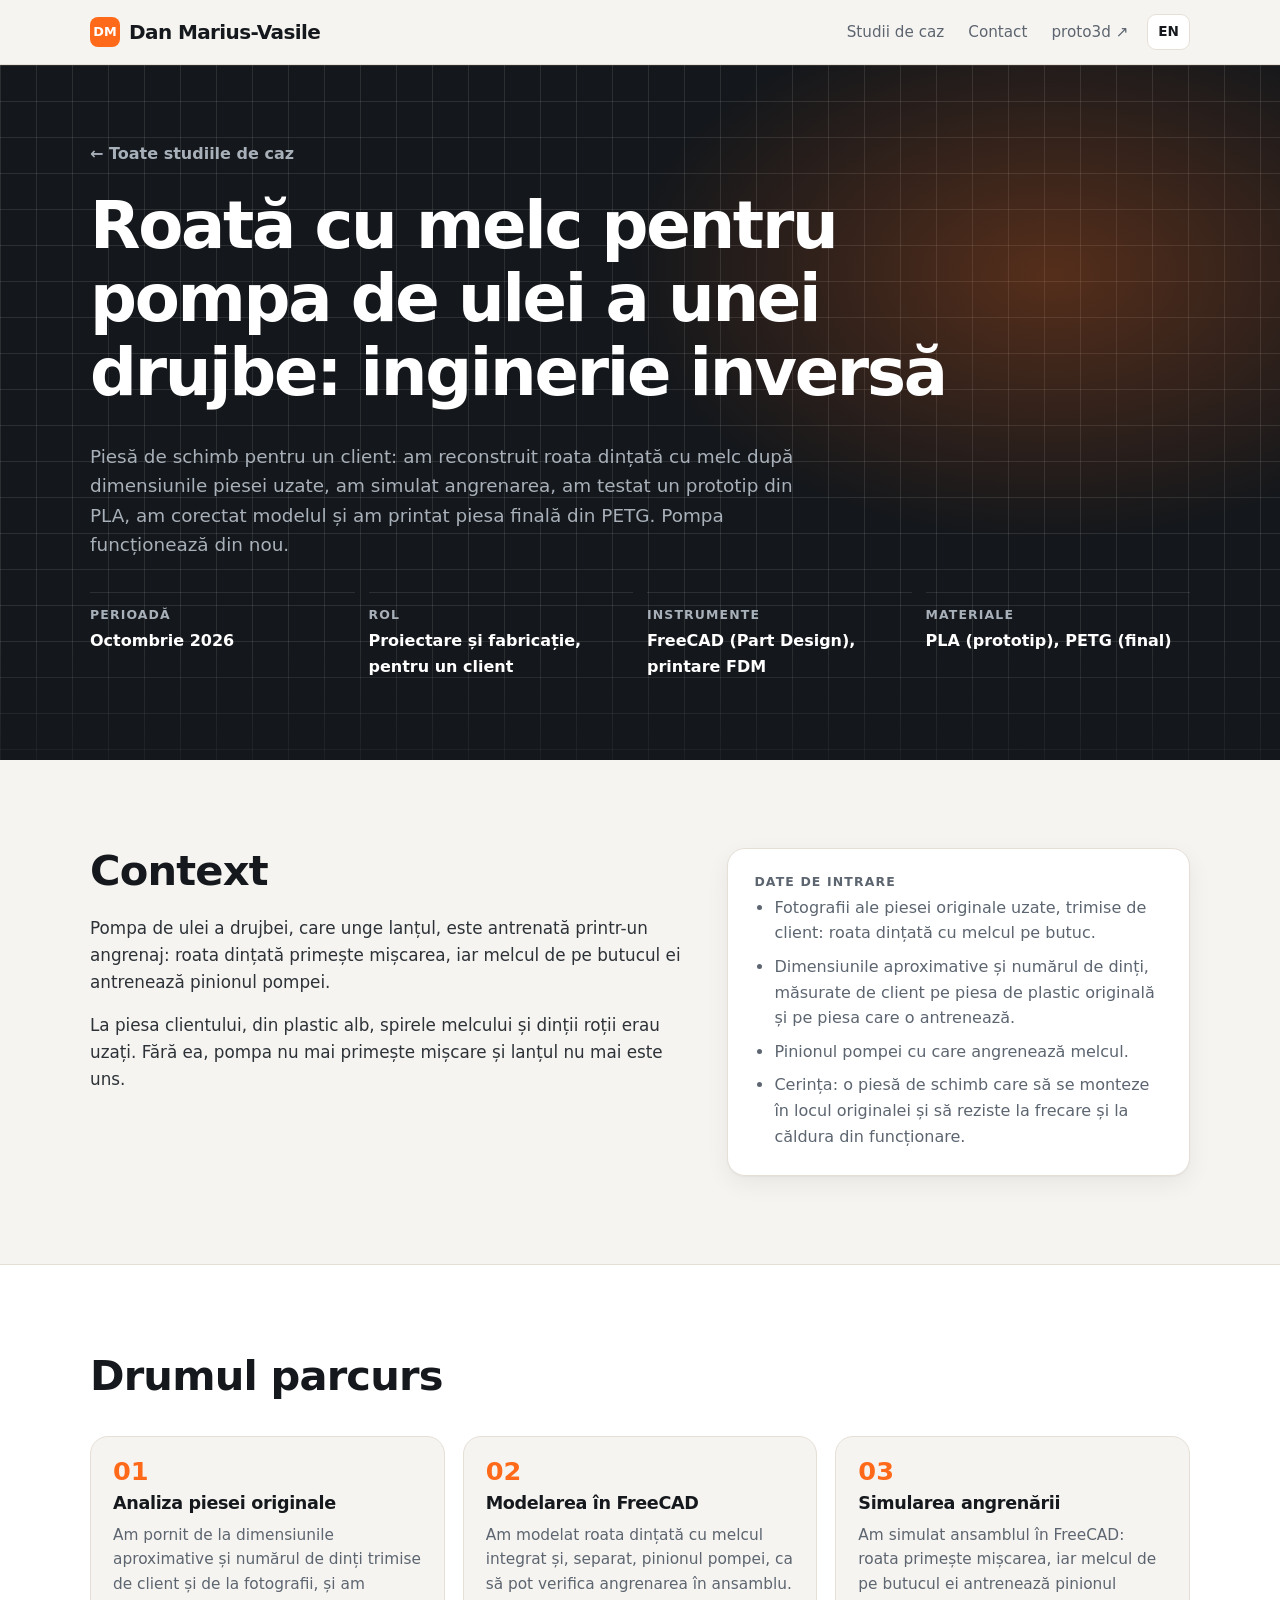
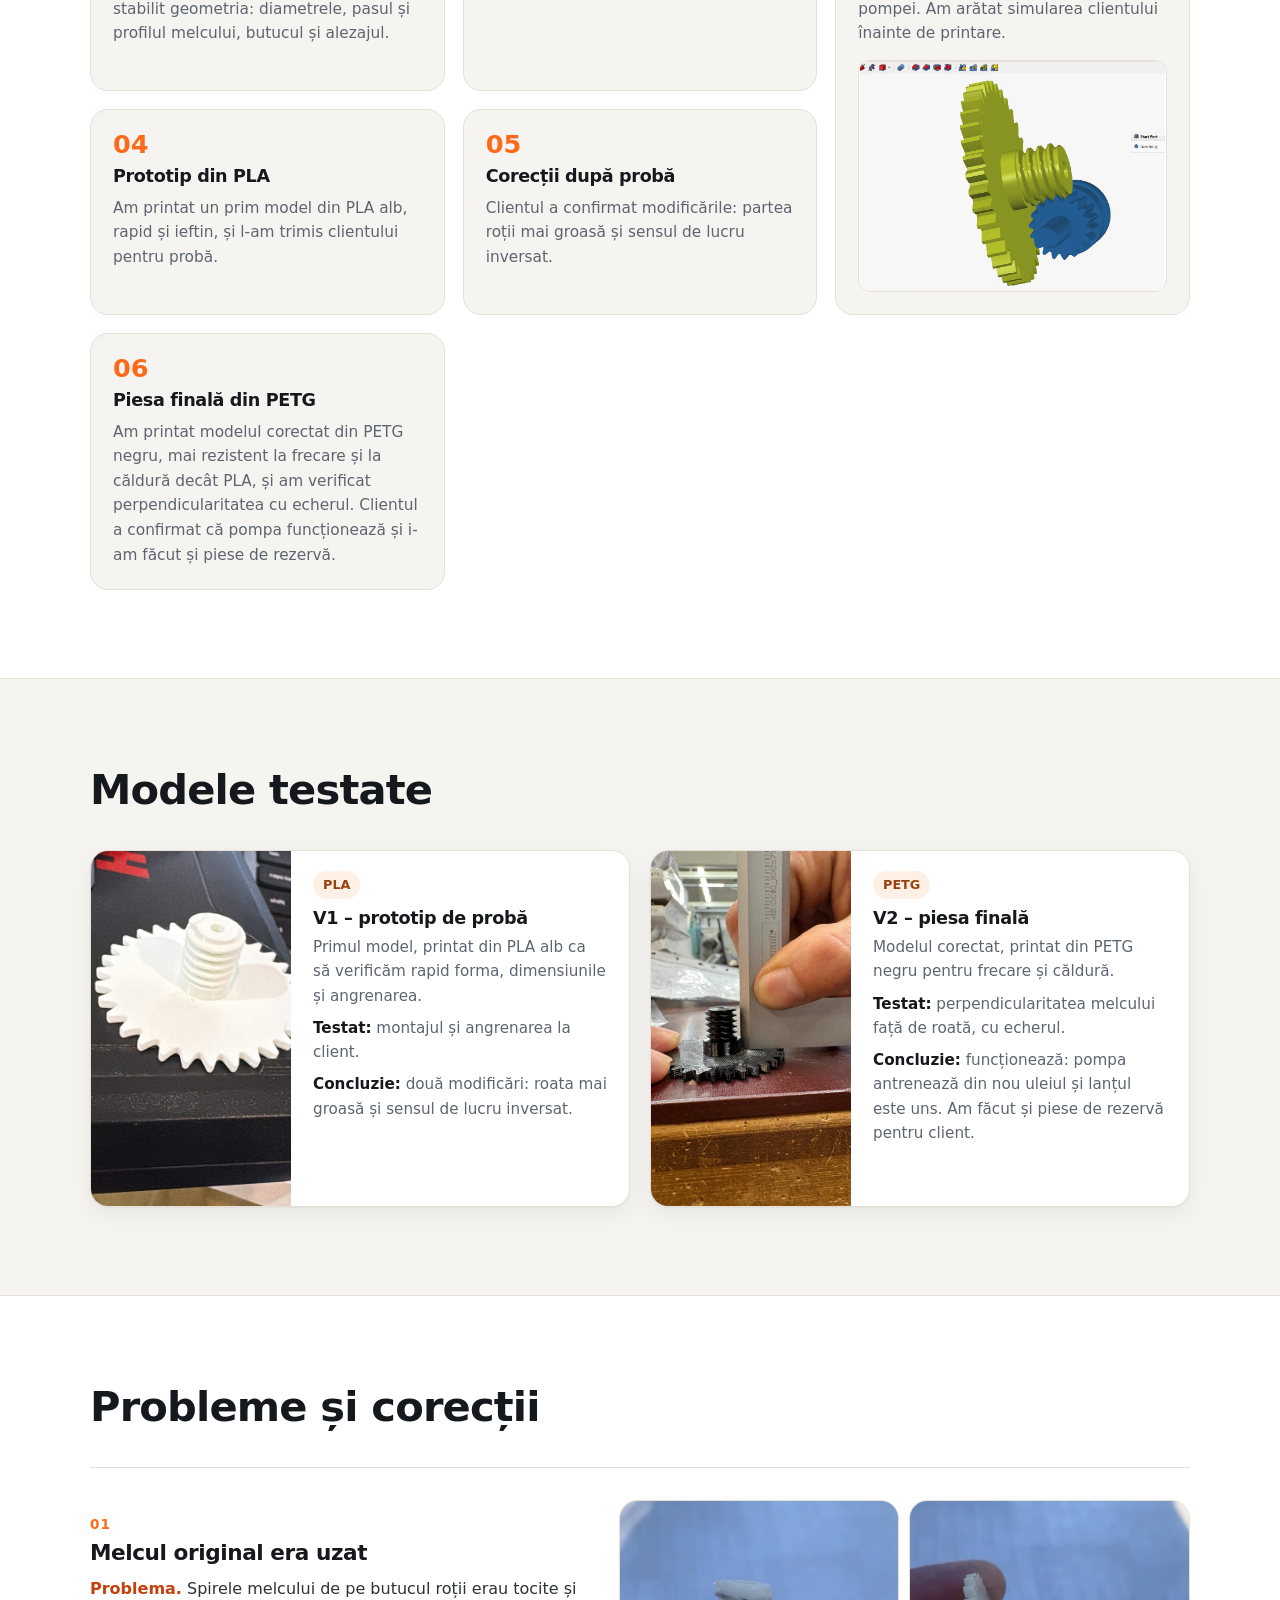
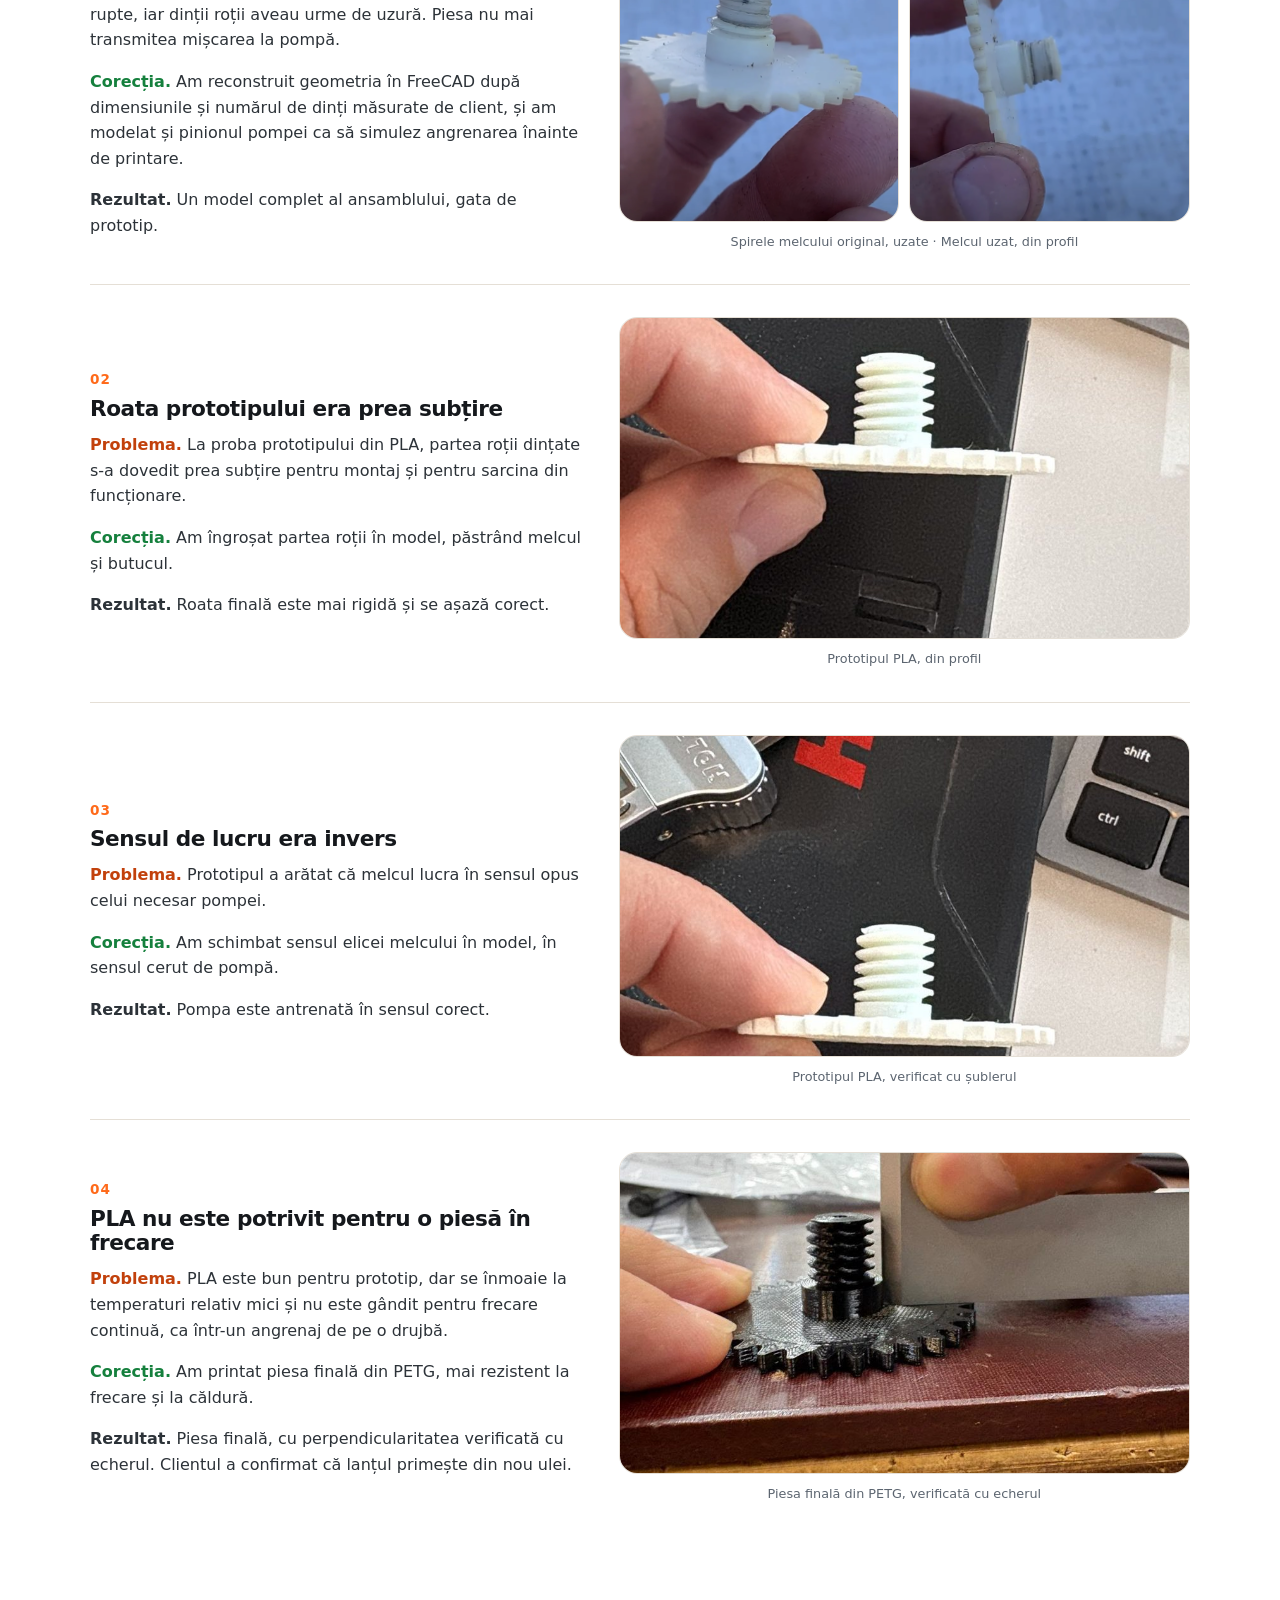
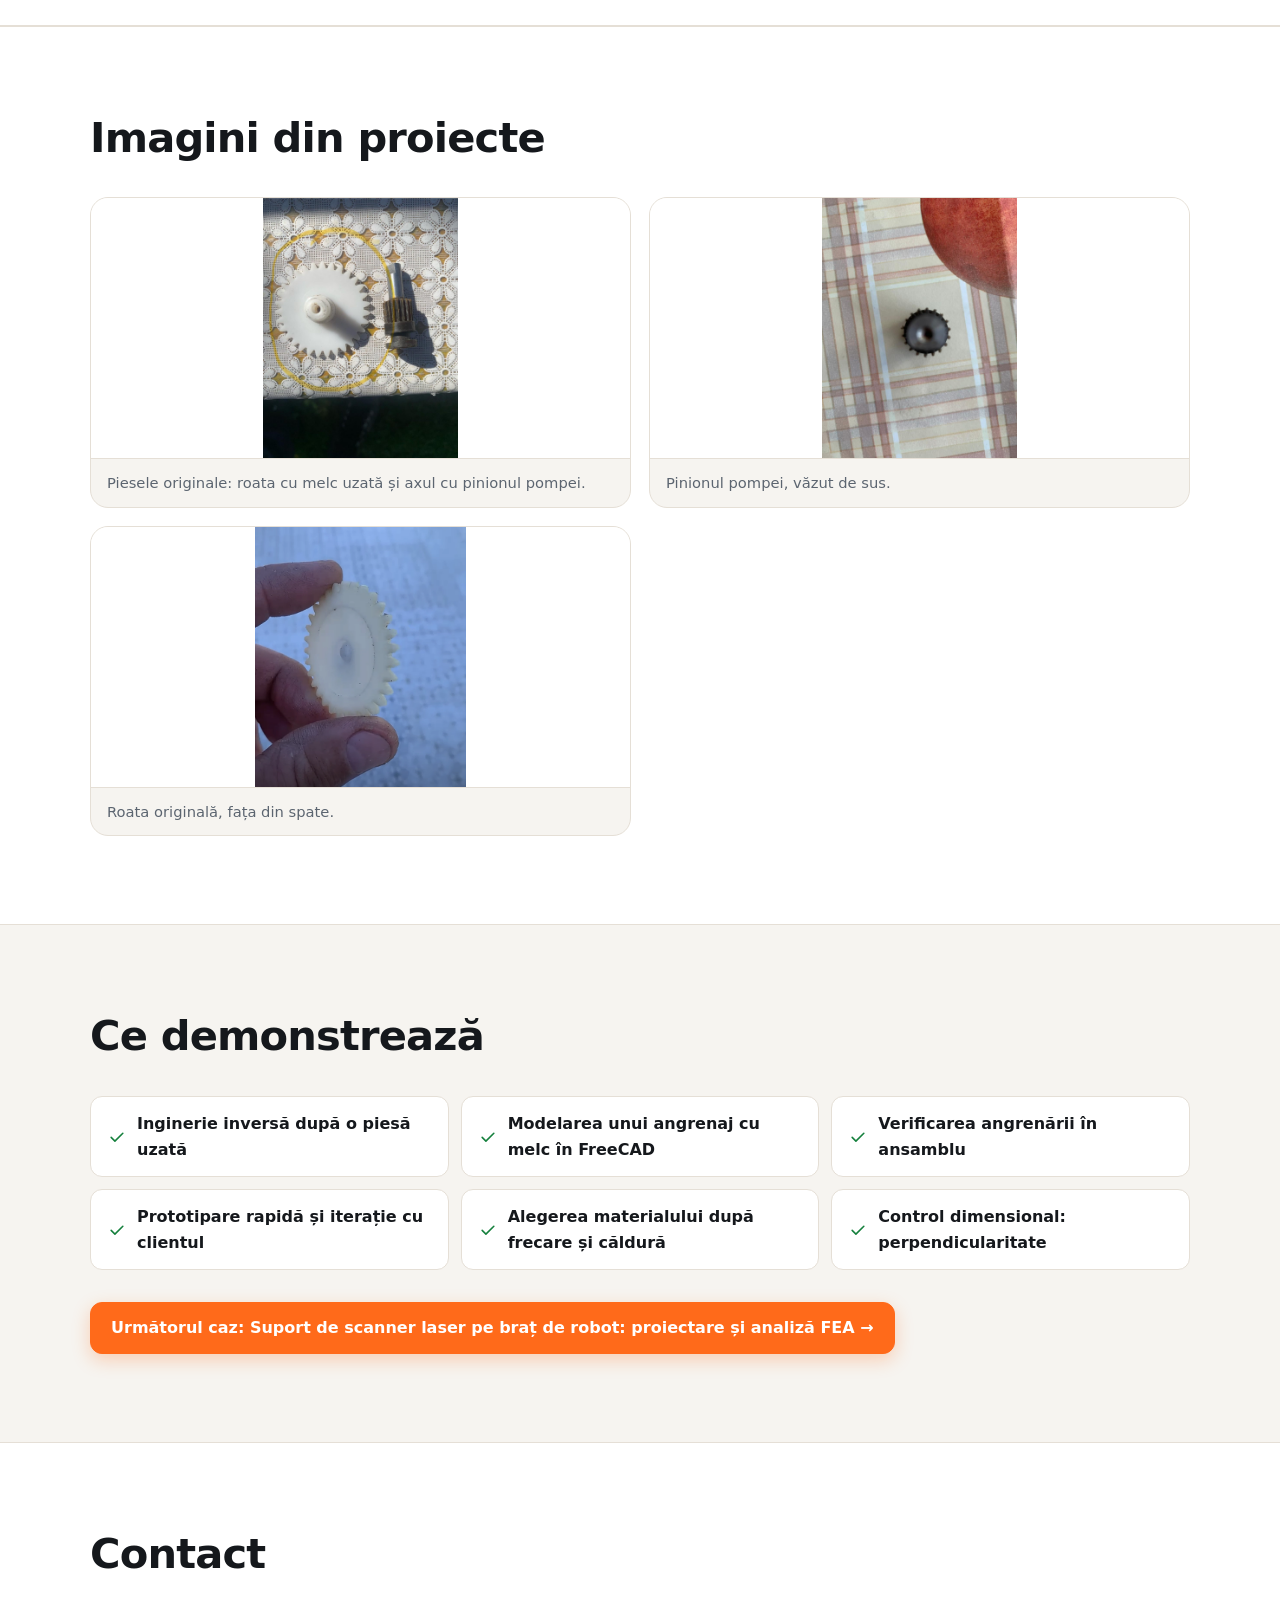
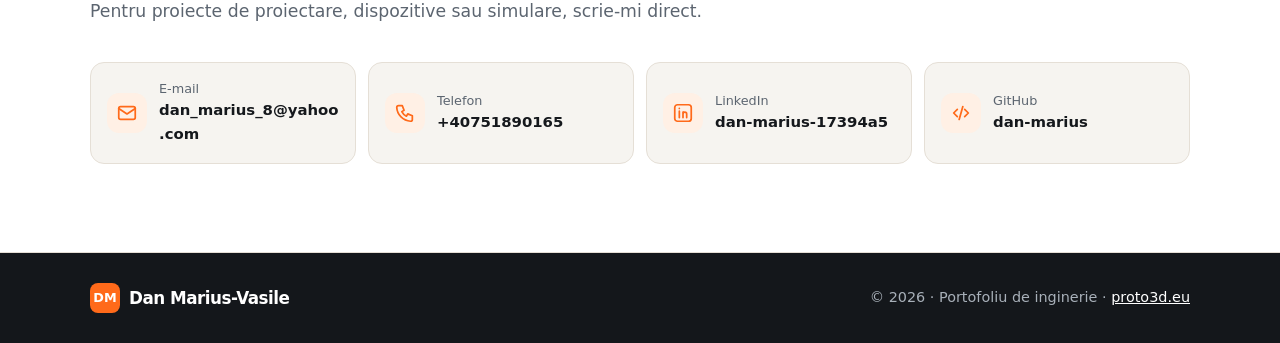
<file: portfolio/melc-pompa-ulei-drujba/index.html>
<!doctype html>
<html lang="ro">
<head>
<meta charset="utf-8">
<meta name="viewport" content="width=device-width, initial-scale=1">
<title>Roată cu melc pentru pompa de ulei a unei drujbe: inginerie inversă – Dan Marius-Vasile</title>
<meta name="description" content="Piesă de schimb pentru un client: am reconstruit roata dințată cu melc după dimensiunile piesei uzate, am simulat angrenarea, am testat un prototip din PLA, am corectat modelul și am printat piesa finală din PETG. Pompa funcționează din nou.">
<link rel="canonical" href="https://proto3d.eu/portfolio/melc-pompa-ulei-drujba/">
<link rel="alternate" hreflang="ro" href="https://proto3d.eu/portfolio/melc-pompa-ulei-drujba/">
<link rel="alternate" hreflang="en" href="https://proto3d.eu/en/portfolio/chainsaw-oil-pump-worm/">
<link rel="alternate" hreflang="x-default" href="https://proto3d.eu/portfolio/melc-pompa-ulei-drujba/">
<meta property="og:title" content="Roată cu melc pentru pompa de ulei a unei drujbe: inginerie inversă – Dan Marius-Vasile">
<meta property="og:description" content="Piesă de schimb pentru un client: am reconstruit roata dințată cu melc după dimensiunile piesei uzate, am simulat angrenarea, am testat un prototip din PLA, am corectat modelul și am printat piesa finală din PETG. Pompa funcționează din nou.">
<meta property="og:type" content="website">
<meta property="og:url" content="https://proto3d.eu/portfolio/melc-pompa-ulei-drujba/">
<meta property="og:image" content="https://proto3d.eu/assets/portfolio/worm/freecad-assembly.jpg">
<meta property="og:locale" content="ro_RO">
<meta name="twitter:card" content="summary_large_image">
<meta name="theme-color" content="#14171b">
<link rel="icon" href="/assets/favicon.svg" type="image/svg+xml">
<link rel="stylesheet" href="/style.css">
<script type="application/ld+json">{"@context":"https://schema.org","@type":"CreativeWork","name":"Roată cu melc pentru pompa de ulei a unei drujbe: inginerie inversă","description":"Piesă de schimb pentru un client: am reconstruit roata dințată cu melc după dimensiunile piesei uzate, am simulat angrenarea, am testat un prototip din PLA, am corectat modelul și am printat piesa finală din PETG. Pompa funcționează din nou.","url":"https://proto3d.eu/portfolio/melc-pompa-ulei-drujba/","inLanguage":"ro","image":"https://proto3d.eu/assets/portfolio/worm/freecad-assembly.jpg","author":{"@type":"Person","name":"Dan Marius-Vasile","url":"https://proto3d.eu/portfolio/"}}</script>
</head>
<body class="pf">
<header class="top">
  <div class="wrap bar">
    <a class="brand pf-brand" href="/portfolio/"><span class="mono">DM</span><span>Dan Marius-Vasile</span></a>
    <nav aria-label="Main">
      <div class="links">
        <a href="/portfolio/#cases">Studii de caz</a>
        <a href="/portfolio/#contact">Contact</a>
        <a href="/">proto3d ↗</a>
      </div>
      <a class="lang" href="/en/portfolio/chainsaw-oil-pump-worm/" hreflang="en" lang="en" title="View in English">EN</a>
    </nav>
  </div>
</header>
<main>
<section class="hero pf-hero pf-case-hero">
  <div class="wrap">
    <a class="pf-back" href="/portfolio/#cases">← Toate studiile de caz</a>
    <h1>Roată cu melc pentru pompa de ulei a unei drujbe: inginerie inversă</h1>
    <p class="lead">Piesă de schimb pentru un client: am reconstruit roata dințată cu melc după dimensiunile piesei uzate, am simulat angrenarea, am testat un prototip din PLA, am corectat modelul și am printat piesa finală din PETG. Pompa funcționează din nou.</p>
    <dl class="pf-meta">
      <div><dt>Perioadă</dt><dd>Octombrie 2026</dd></div>
      <div><dt>Rol</dt><dd>Proiectare și fabricație, pentru un client</dd></div>
      <div><dt>Instrumente</dt><dd>FreeCAD (Part Design), printare FDM</dd></div>
      <div><dt>Materiale</dt><dd>PLA (prototip), PETG (final)</dd></div>
    </dl>
  </div>
</section>

<article class="pf-article">
  <section class="block">
    <div class="wrap pf-two">
      <div>
        <h2>Context</h2>
        <p>Pompa de ulei a drujbei, care unge lanțul, este antrenată printr-un angrenaj: roata dințată primește mișcarea, iar melcul de pe butucul ei antrenează pinionul pompei.</p>
        <p>La piesa clientului, din plastic alb, spirele melcului și dinții roții erau uzați. Fără ea, pompa nu mai primește mișcare și lanțul nu mai este uns.</p>
      </div>
      <div class="panel">
        <h3>Date de intrare</h3>
        <ul class="pf-list"><li>Fotografii ale piesei originale uzate, trimise de client: roata dințată cu melcul pe butuc.</li><li>Dimensiunile aproximative și numărul de dinți, măsurate de client pe piesa de plastic originală și pe piesa care o antrenează.</li><li>Pinionul pompei cu care angrenează melcul.</li><li>Cerința: o piesă de schimb care să se monteze în locul originalei și să reziste la frecare și la căldura din funcționare.</li></ul>
      </div>
    </div>
  </section>

  

  <section class="block alt">
    <div class="wrap">
      <div class="head"><h2>Drumul parcurs</h2></div>
      <ol class="pf-path">
        <li><h3>Analiza piesei originale</h3><p>Am pornit de la dimensiunile aproximative și numărul de dinți trimise de client și de la fotografii, și am stabilit geometria: diametrele, pasul și profilul melcului, butucul și alezajul.</p></li>
        <li><h3>Modelarea în FreeCAD</h3><p>Am modelat roata dințată cu melcul integrat și, separat, pinionul pompei, ca să pot verifica angrenarea în ansamblu.</p></li>
        <li class="has-pic"><a href="/assets/portfolio/worm/freecad-assembly.jpg" target="_blank" rel="noopener"><img src="/assets/portfolio/worm/freecad-assembly.jpg" alt="Simularea angrenării" loading="lazy"></a><h3>Simularea angrenării</h3><p>Am simulat ansamblul în FreeCAD: roata primește mișcarea, iar melcul de pe butucul ei antrenează pinionul pompei. Am arătat simularea clientului înainte de printare.</p></li>
        <li><h3>Prototip din PLA</h3><p>Am printat un prim model din PLA alb, rapid și ieftin, și l-am trimis clientului pentru probă.</p></li>
        <li><h3>Corecții după probă</h3><p>Clientul a confirmat modificările: partea roții mai groasă și sensul de lucru inversat.</p></li>
        <li><h3>Piesa finală din PETG</h3><p>Am printat modelul corectat din PETG negru, mai rezistent la frecare și la căldură decât PLA, și am verificat perpendicularitatea cu echerul. Clientul a confirmat că pompa funcționează și i-am făcut și piese de rezervă.</p></li>
      </ol>
    </div>
  </section>

  <section class="block">
    <div class="wrap">
      <div class="head"><h2>Modele testate</h2></div>
      <div class="pf-models">
        <article class="pf-model">
          <a href="/assets/portfolio/worm/pla-prototype.jpg" target="_blank" rel="noopener"><img src="/assets/portfolio/worm/pla-prototype.jpg" alt="V1 – prototip de probă" loading="lazy"></a>
          <div class="pf-model-body">
            <span class="chip">PLA</span>
            <h3>V1 – prototip de probă</h3>
            <p>Primul model, printat din PLA alb ca să verificăm rapid forma, dimensiunile și angrenarea.</p>
            <p><strong>Testat:</strong> montajul și angrenarea la client.</p>
            <p><strong>Concluzie:</strong> două modificări: roata mai groasă și sensul de lucru inversat.</p>
          </div>
        </article>
        <article class="pf-model">
          <a href="/assets/portfolio/worm/final-petg-square-check.jpg" target="_blank" rel="noopener"><img src="/assets/portfolio/worm/final-petg-square-check.jpg" alt="V2 – piesa finală" loading="lazy"></a>
          <div class="pf-model-body">
            <span class="chip">PETG</span>
            <h3>V2 – piesa finală</h3>
            <p>Modelul corectat, printat din PETG negru pentru frecare și căldură.</p>
            <p><strong>Testat:</strong> perpendicularitatea melcului față de roată, cu echerul.</p>
            <p><strong>Concluzie:</strong> funcționează: pompa antrenează din nou uleiul și lanțul este uns. Am făcut și piese de rezervă pentru client.</p>
          </div>
        </article>
      </div>
    </div>
  </section>

  <section class="block alt">
    <div class="wrap">
      <div class="head"><h2>Probleme și corecții</h2></div>
      <div class="pf-problem">
        <div class="pf-problem-text">
          <span class="pf-num">01</span>
          <h3>Melcul original era uzat</h3>
          <p><strong class="bad">Problema.</strong> Spirele melcului de pe butucul roții erau tocite și rupte, iar dinții roții aveau urme de uzură. Piesa nu mai transmitea mișcarea la pompă.</p>
          <p><strong class="good">Corecția.</strong> Am reconstruit geometria în FreeCAD după dimensiunile și numărul de dinți măsurate de client, și am modelat și pinionul pompei ca să simulez angrenarea înainte de printare.</p>
          <p><strong>Rezultat.</strong> Un model complet al ansamblului, gata de prototip.</p>
        </div>
        <figure class="pf-photos pf-photos-2"><a href="/assets/portfolio/worm/worn-worm-threads.webp" target="_blank" rel="noopener"><img src="/assets/portfolio/worm/worn-worm-threads.webp" alt="Spirele melcului original, uzate" loading="lazy"></a><a href="/assets/portfolio/worm/worn-worm-side.webp" target="_blank" rel="noopener"><img src="/assets/portfolio/worm/worn-worm-side.webp" alt="Melcul uzat, din profil" loading="lazy"></a><figcaption>Spirele melcului original, uzate · Melcul uzat, din profil</figcaption></figure>
      </div>
      <div class="pf-problem">
        <div class="pf-problem-text">
          <span class="pf-num">02</span>
          <h3>Roata prototipului era prea subțire</h3>
          <p><strong class="bad">Problema.</strong> La proba prototipului din PLA, partea roții dințate s-a dovedit prea subțire pentru montaj și pentru sarcina din funcționare.</p>
          <p><strong class="good">Corecția.</strong> Am îngroșat partea roții în model, păstrând melcul și butucul.</p>
          <p><strong>Rezultat.</strong> Roata finală este mai rigidă și se așază corect.</p>
        </div>
        <figure class="pf-photos pf-photos-1"><a href="/assets/portfolio/worm/pla-prototype-side.jpg" target="_blank" rel="noopener"><img src="/assets/portfolio/worm/pla-prototype-side.jpg" alt="Prototipul PLA, din profil" loading="lazy"></a><figcaption>Prototipul PLA, din profil</figcaption></figure>
      </div>
      <div class="pf-problem">
        <div class="pf-problem-text">
          <span class="pf-num">03</span>
          <h3>Sensul de lucru era invers</h3>
          <p><strong class="bad">Problema.</strong> Prototipul a arătat că melcul lucra în sensul opus celui necesar pompei.</p>
          <p><strong class="good">Corecția.</strong> Am schimbat sensul elicei melcului în model, în sensul cerut de pompă.</p>
          <p><strong>Rezultat.</strong> Pompa este antrenată în sensul corect.</p>
        </div>
        <figure class="pf-photos pf-photos-1"><a href="/assets/portfolio/worm/pla-prototype-caliper.jpg" target="_blank" rel="noopener"><img src="/assets/portfolio/worm/pla-prototype-caliper.jpg" alt="Prototipul PLA, verificat cu șublerul" loading="lazy" style="object-position:50% 80%"></a><figcaption>Prototipul PLA, verificat cu șublerul</figcaption></figure>
      </div>
      <div class="pf-problem">
        <div class="pf-problem-text">
          <span class="pf-num">04</span>
          <h3>PLA nu este potrivit pentru o piesă în frecare</h3>
          <p><strong class="bad">Problema.</strong> PLA este bun pentru prototip, dar se înmoaie la temperaturi relativ mici și nu este gândit pentru frecare continuă, ca într-un angrenaj de pe o drujbă.</p>
          <p><strong class="good">Corecția.</strong> Am printat piesa finală din PETG, mai rezistent la frecare și la căldură.</p>
          <p><strong>Rezultat.</strong> Piesa finală, cu perpendicularitatea verificată cu echerul. Clientul a confirmat că lanțul primește din nou ulei.</p>
        </div>
        <figure class="pf-photos pf-photos-1"><a href="/assets/portfolio/worm/final-petg-square-check.jpg" target="_blank" rel="noopener"><img src="/assets/portfolio/worm/final-petg-square-check.jpg" alt="Piesa finală din PETG, verificată cu echerul" loading="lazy" style="object-position:40% 62%"></a><figcaption>Piesa finală din PETG, verificată cu echerul</figcaption></figure>
      </div>
    </div>
  </section>

  

  

  <section class="block alt">
    <div class="wrap">
      <div class="head"><h2>Imagini din proiecte</h2></div>
      <div class="pf-gallery">
        <figure><a href="/assets/portfolio/worm/original-parts.jpg" target="_blank" rel="noopener"><img src="/assets/portfolio/worm/original-parts.jpg" alt="Piesele originale: roata cu melc uzată și axul cu pinionul pompei." loading="lazy"></a><figcaption>Piesele originale: roata cu melc uzată și axul cu pinionul pompei.</figcaption></figure>
        <figure><a href="/assets/portfolio/worm/original-pinion.jpg" target="_blank" rel="noopener"><img src="/assets/portfolio/worm/original-pinion.jpg" alt="Pinionul pompei, văzut de sus." loading="lazy"></a><figcaption>Pinionul pompei, văzut de sus.</figcaption></figure>
        <figure><a href="/assets/portfolio/worm/worn-gear-back.webp" target="_blank" rel="noopener"><img src="/assets/portfolio/worm/worn-gear-back.webp" alt="Roata originală, fața din spate." loading="lazy"></a><figcaption>Roata originală, fața din spate.</figcaption></figure>
      </div>
    </div>
  </section>

  <section class="block">
    <div class="wrap">
      <div class="head"><h2>Ce demonstrează</h2></div>
      <ul class="pf-skills"><li><svg class="ico" viewBox="0 0 24 24" aria-hidden="true"><path d="M5 12.5l4.5 4.5L19 7.5"/></svg>Inginerie inversă după o piesă uzată</li><li><svg class="ico" viewBox="0 0 24 24" aria-hidden="true"><path d="M5 12.5l4.5 4.5L19 7.5"/></svg>Modelarea unui angrenaj cu melc în FreeCAD</li><li><svg class="ico" viewBox="0 0 24 24" aria-hidden="true"><path d="M5 12.5l4.5 4.5L19 7.5"/></svg>Verificarea angrenării în ansamblu</li><li><svg class="ico" viewBox="0 0 24 24" aria-hidden="true"><path d="M5 12.5l4.5 4.5L19 7.5"/></svg>Prototipare rapidă și iterație cu clientul</li><li><svg class="ico" viewBox="0 0 24 24" aria-hidden="true"><path d="M5 12.5l4.5 4.5L19 7.5"/></svg>Alegerea materialului după frecare și căldură</li><li><svg class="ico" viewBox="0 0 24 24" aria-hidden="true"><path d="M5 12.5l4.5 4.5L19 7.5"/></svg>Control dimensional: perpendicularitate</li></ul>
      <p class="pf-next"><a class="btn primary" href="/portfolio/suport-scanner-laser-robot-fea/">Următorul caz: Suport de scanner laser pe braț de robot: proiectare și analiză FEA →</a></p>
    </div>
  </section>
</article>
<section id="contact" class="block alt">
  <div class="wrap">
    <div class="head"><h2>Contact</h2><p class="muted">Pentru proiecte de proiectare, dispozitive sau simulare, scrie-mi direct.</p></div>
    <div class="pf-contact">
      <a class="line" href="mailto:dan_marius_8@yahoo.com" data-mail><svg class="ico" viewBox="0 0 24 24" aria-hidden="true"><rect x="3" y="5" width="18" height="14" rx="2"/><path d="m3 7 9 6 9-6"/></svg><span><small>E-mail</small>dan_marius_8@yahoo.com</span></a>
      <a class="line" href="tel:+40751890165" data-tel><svg class="ico" viewBox="0 0 24 24" aria-hidden="true"><path d="M5 4h4l2 5-2.5 1.5a11 11 0 0 0 5 5L15 13l5 2v4a2 2 0 0 1-2 2A16 16 0 0 1 3 6a2 2 0 0 1 2-2z"/></svg><span><small>Telefon</small>+40751890165</span></a>
      <a class="line" href="https://www.linkedin.com/in/dan-marius-17394a5" target="_blank" rel="noopener"><svg class="ico" viewBox="0 0 24 24" aria-hidden="true"><rect x="3" y="3" width="18" height="18" rx="3"/><path d="M8 10v7M8 7v.01M12 17v-4a2 2 0 0 1 4 0v4M12 11v6"/></svg><span><small>LinkedIn</small>dan-marius-17394a5</span></a>
      <a class="line" href="https://github.com/dan-marius" target="_blank" rel="noopener"><svg class="ico" viewBox="0 0 24 24" aria-hidden="true"><path d="m8 8-4 4 4 4M16 8l4 4-4 4M14 5l-4 14"/></svg><span><small>GitHub</small>dan-marius</span></a>
    </div>
  </div>
</section>
</main>
<footer>
  <div class="wrap foot">
    <span class="brand pf-brand"><span class="mono">DM</span><span>Dan Marius-Vasile</span></span>
    <span>© 2026 · Portofoliu de inginerie · <a href="/">proto3d.eu</a></span>
  </div>
</footer>
</body>
</html>
</file>
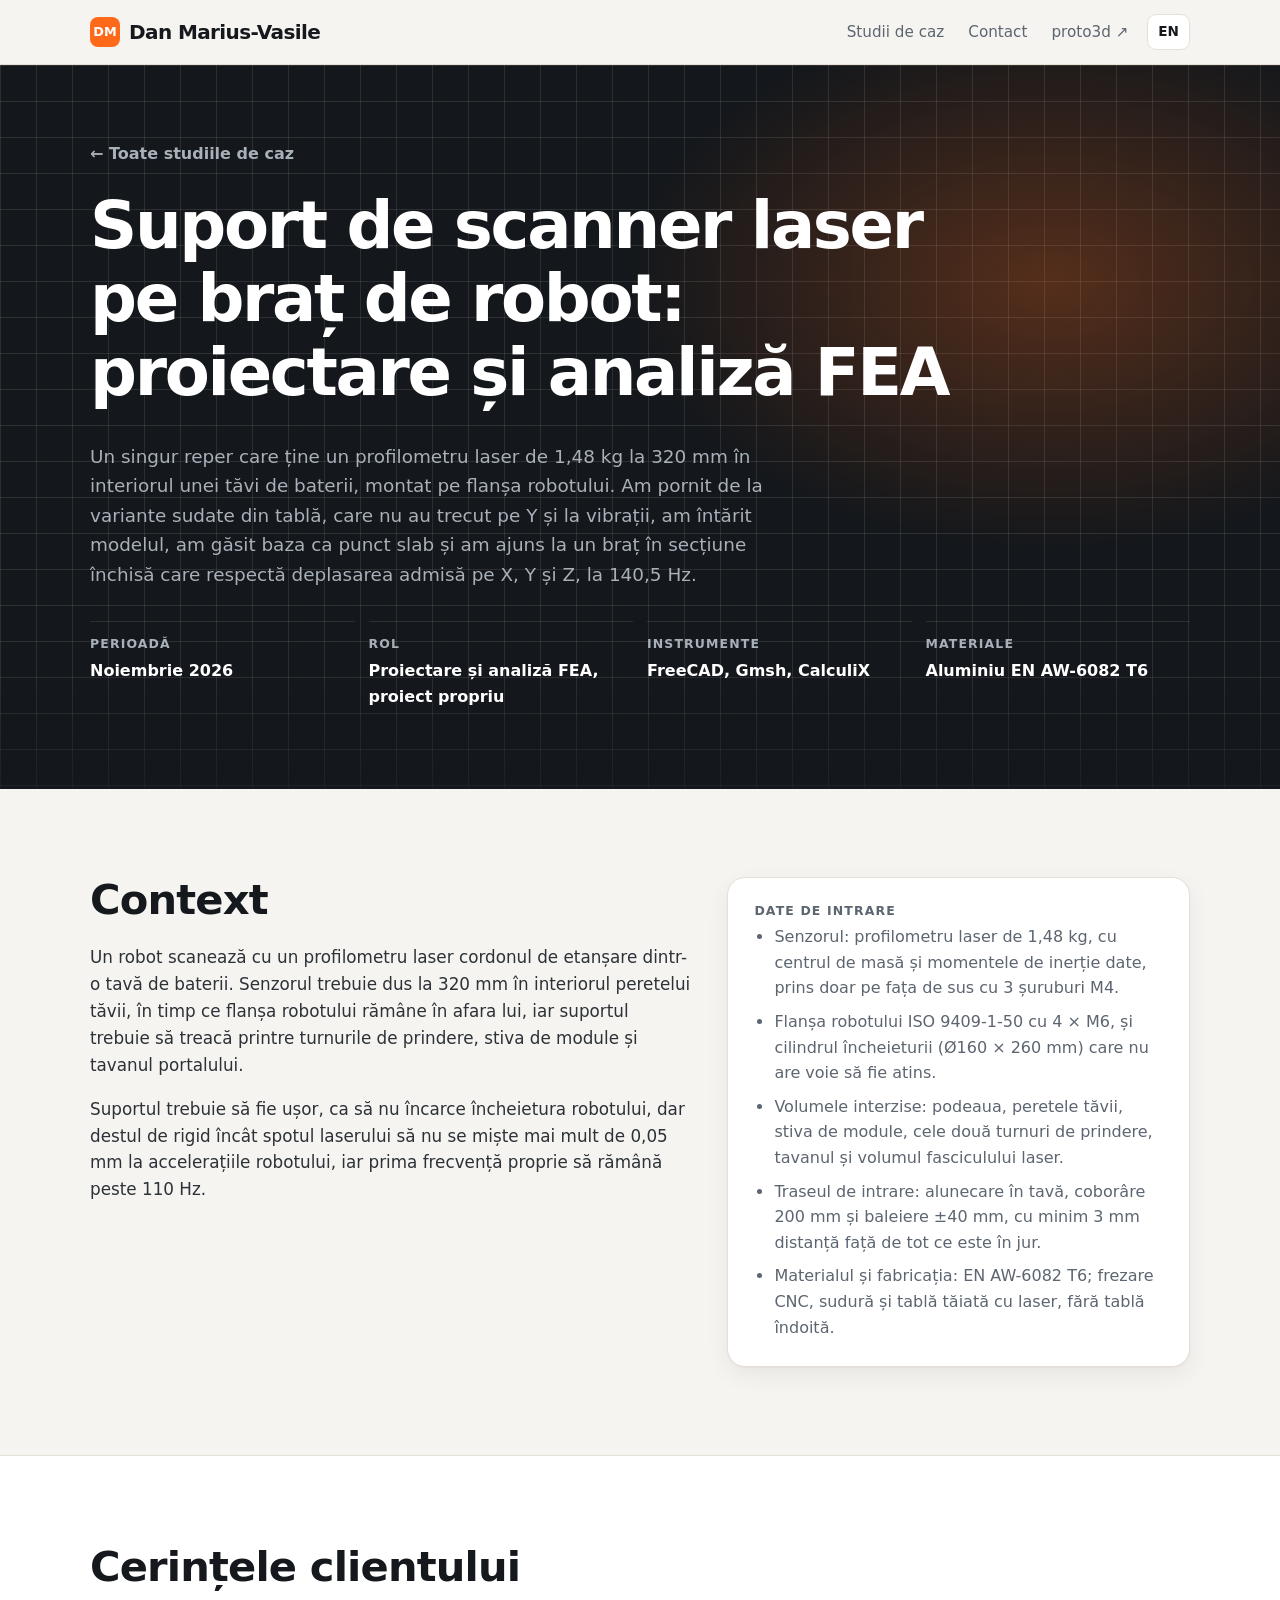
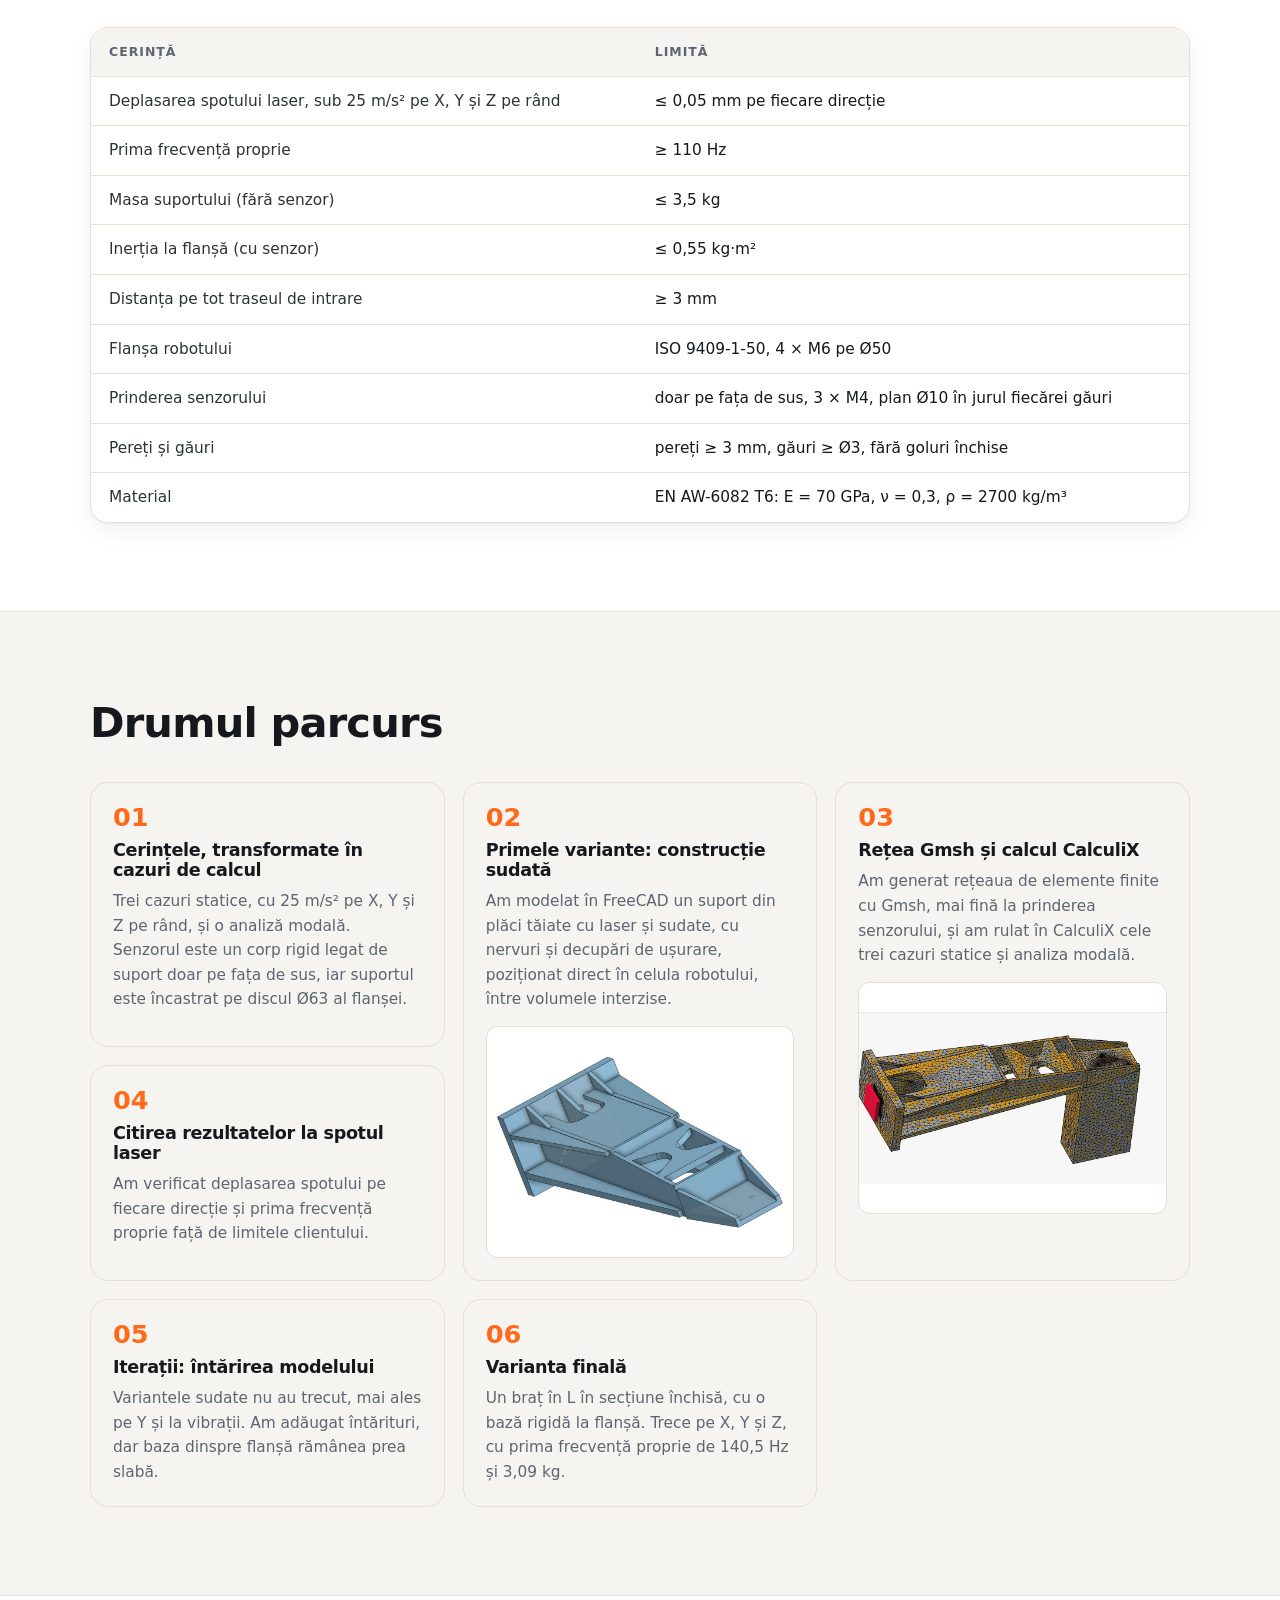
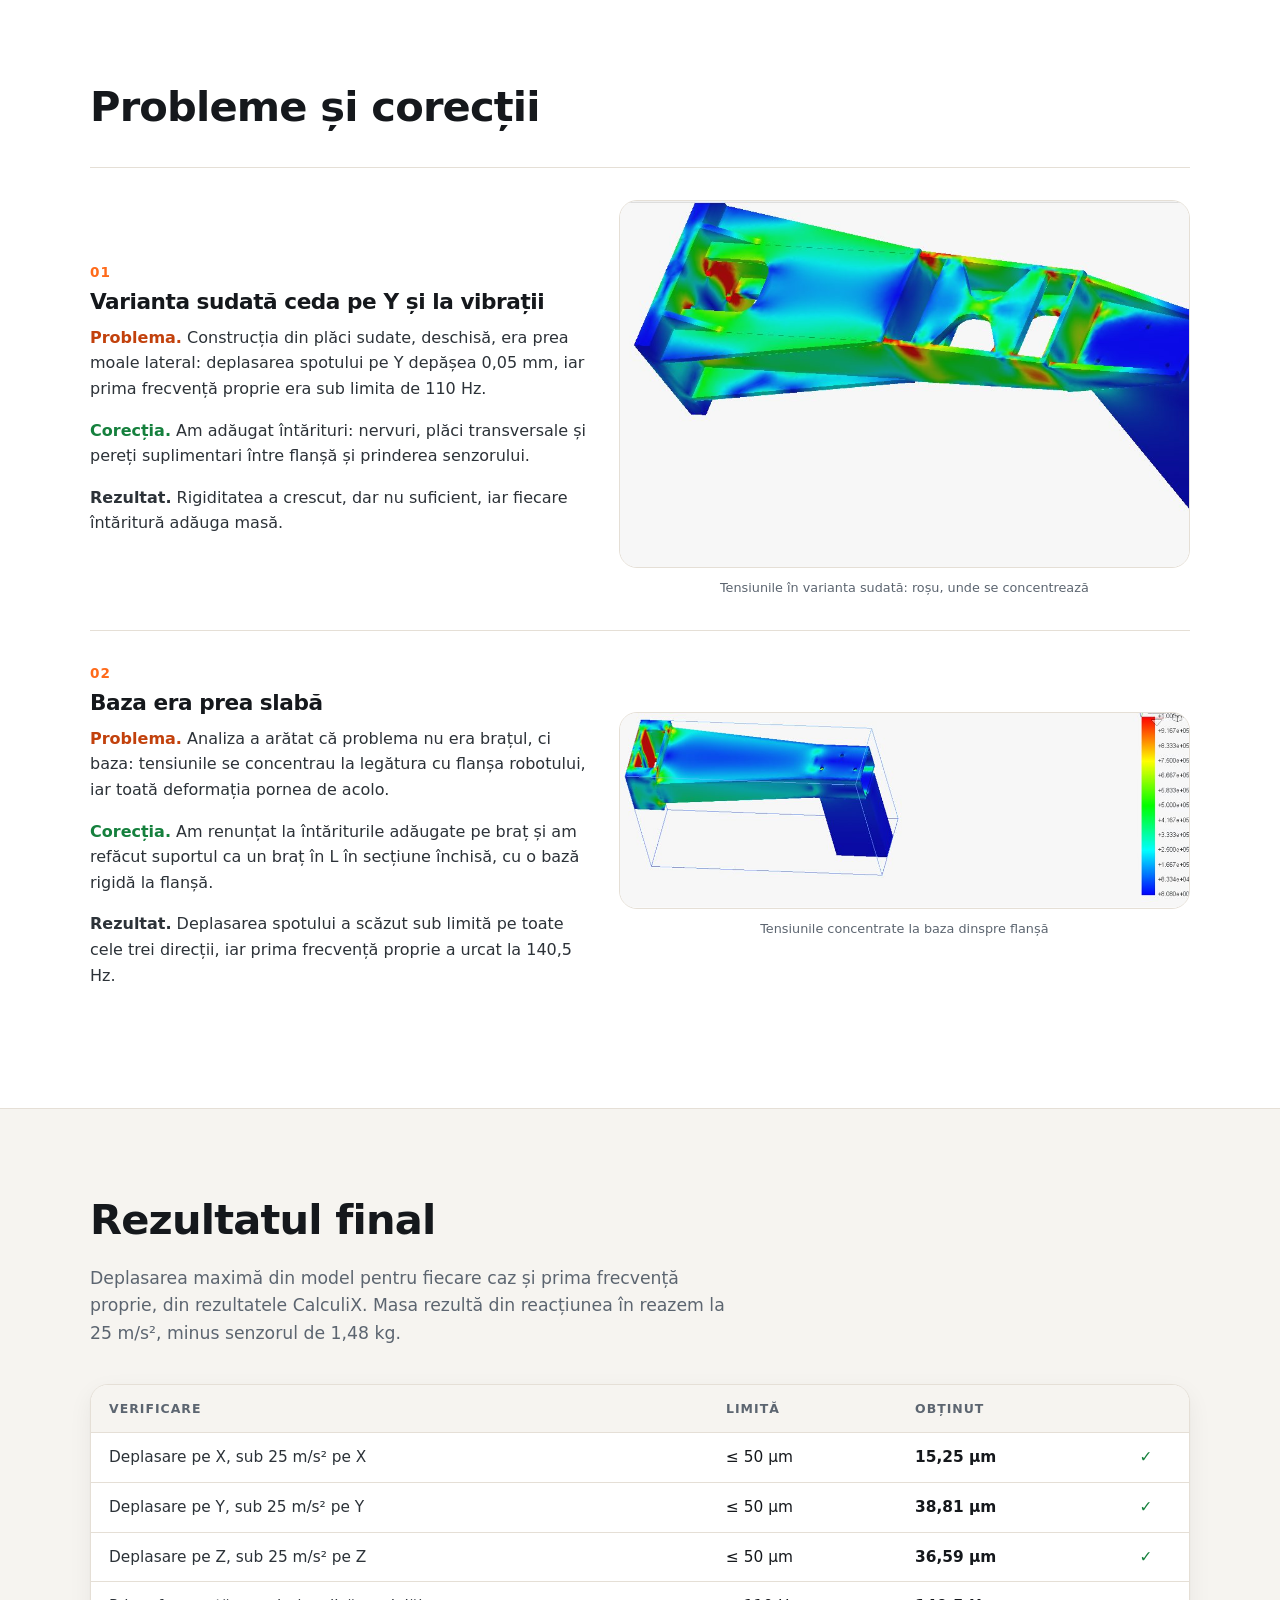
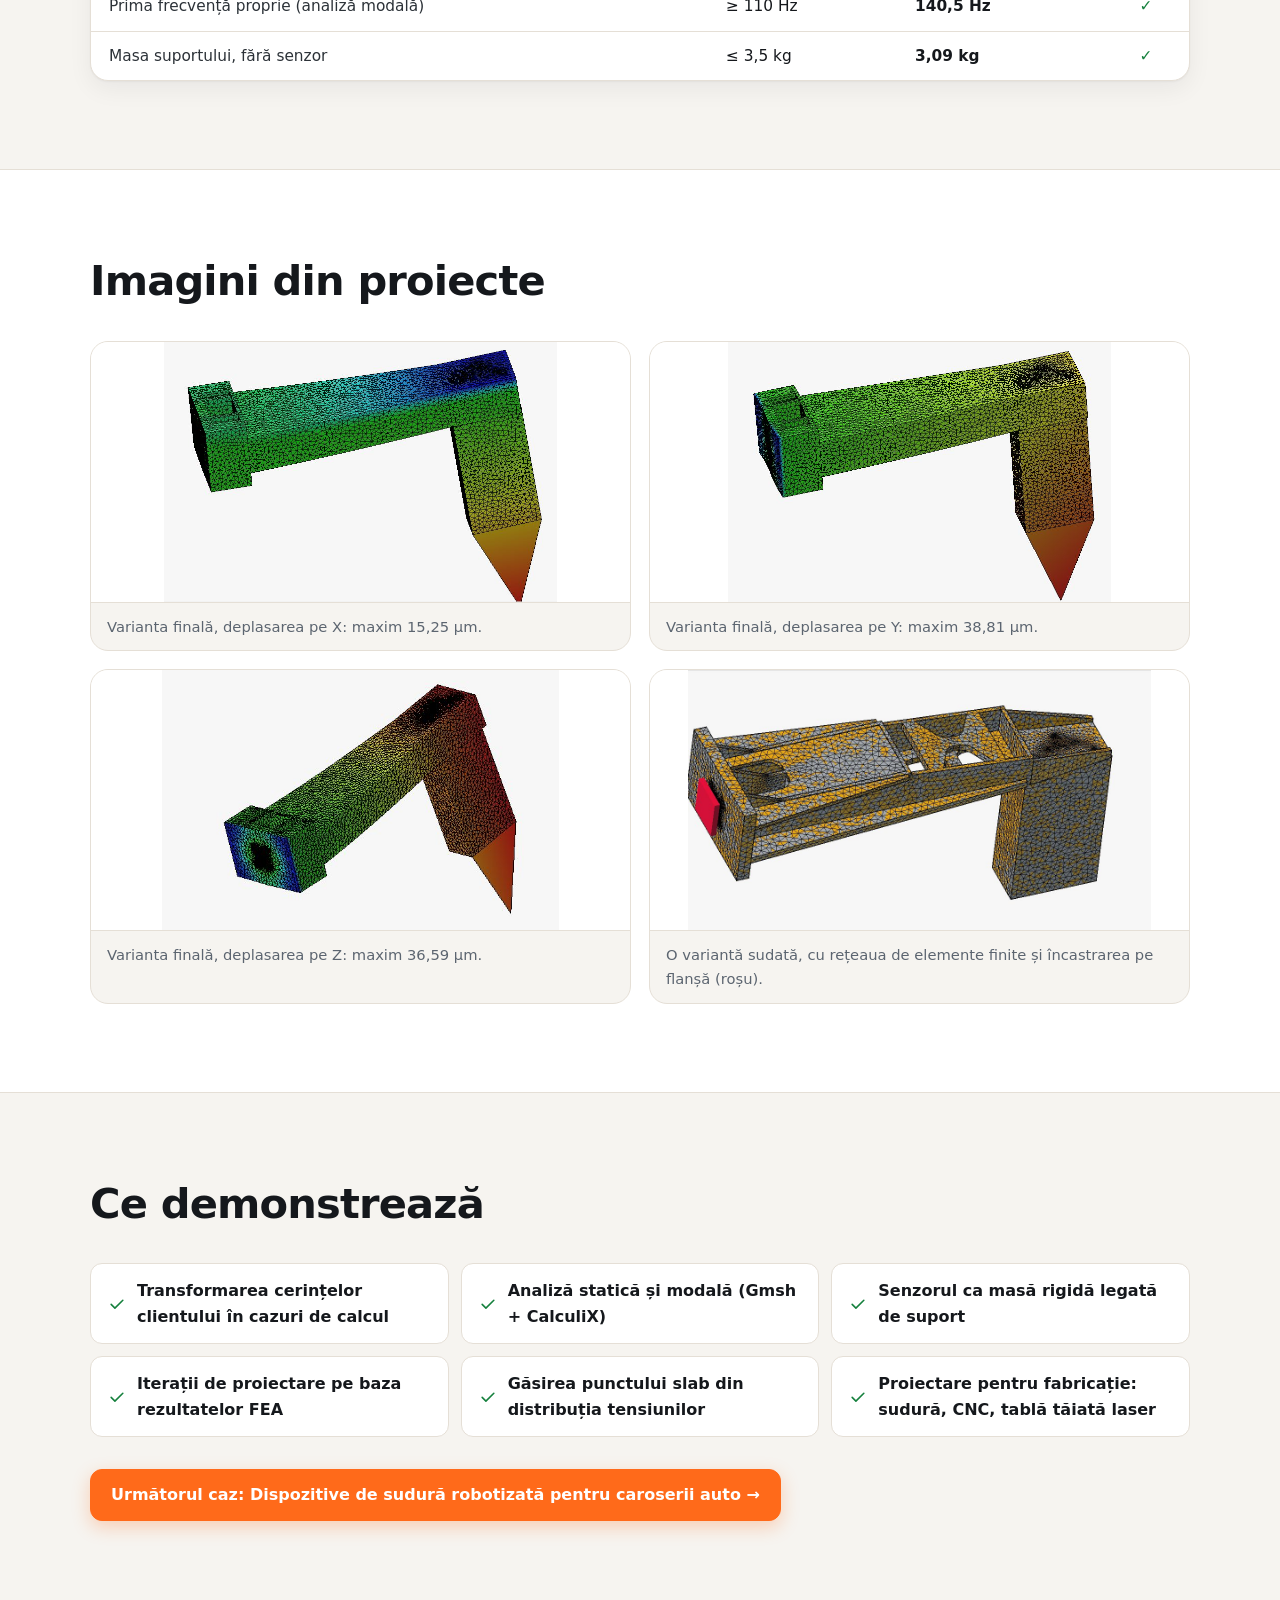
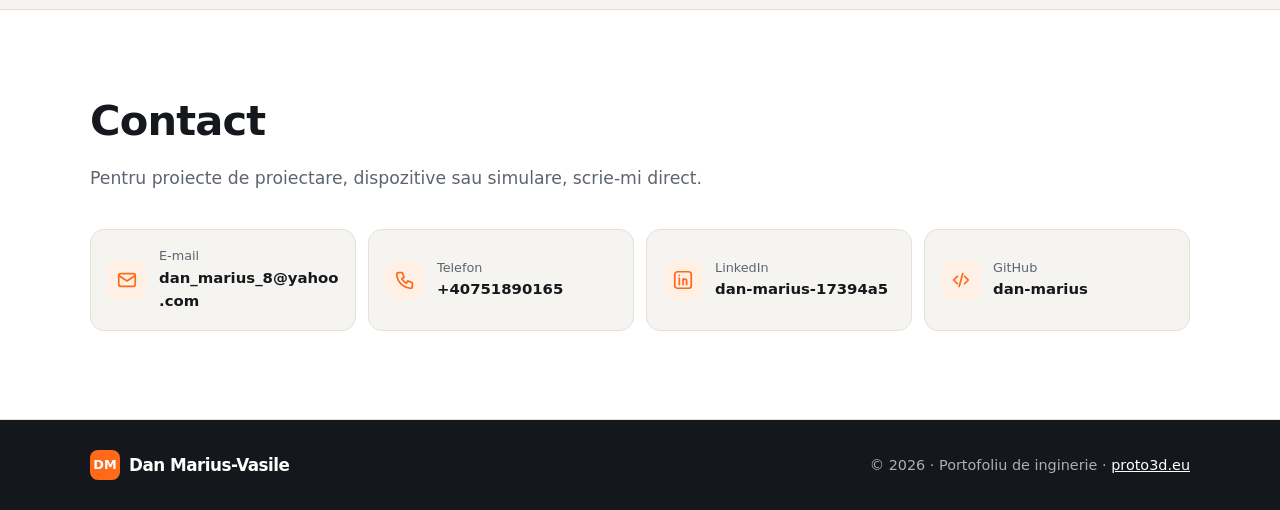
<file: portfolio/suport-scanner-laser-robot-fea/index.html>
<!doctype html>
<html lang="ro">
<head>
<meta charset="utf-8">
<meta name="viewport" content="width=device-width, initial-scale=1">
<title>Suport de scanner laser pe braț de robot: proiectare și analiză FEA – Dan Marius-Vasile</title>
<meta name="description" content="Un singur reper care ține un profilometru laser de 1,48 kg la 320 mm în interiorul unei tăvi de baterii, montat pe flanșa robotului. Am pornit de la variante sudate din tablă, care nu au trecut pe Y și la vibrații, am întărit modelul, am găsit baza ca punct slab și am ajuns la un braț în secțiune închisă care respectă deplasarea admisă pe X, Y și Z, la 140,5 Hz.">
<link rel="canonical" href="https://proto3d.eu/portfolio/suport-scanner-laser-robot-fea/">
<link rel="alternate" hreflang="ro" href="https://proto3d.eu/portfolio/suport-scanner-laser-robot-fea/">
<link rel="alternate" hreflang="en" href="https://proto3d.eu/en/portfolio/robot-laser-scanner-mount-fea/">
<link rel="alternate" hreflang="x-default" href="https://proto3d.eu/portfolio/suport-scanner-laser-robot-fea/">
<meta property="og:title" content="Suport de scanner laser pe braț de robot: proiectare și analiză FEA – Dan Marius-Vasile">
<meta property="og:description" content="Un singur reper care ține un profilometru laser de 1,48 kg la 320 mm în interiorul unei tăvi de baterii, montat pe flanșa robotului. Am pornit de la variante sudate din tablă, care nu au trecut pe Y și la vibrații, am întărit modelul, am găsit baza ca punct slab și am ajuns la un braț în secțiune închisă care respectă deplasarea admisă pe X, Y și Z, la 140,5 Hz.">
<meta property="og:type" content="website">
<meta property="og:url" content="https://proto3d.eu/portfolio/suport-scanner-laser-robot-fea/">
<meta property="og:image" content="https://proto3d.eu/assets/portfolio/arm/welded-stress.jpg">
<meta property="og:locale" content="ro_RO">
<meta name="twitter:card" content="summary_large_image">
<meta name="theme-color" content="#14171b">
<link rel="icon" href="/assets/favicon.svg" type="image/svg+xml">
<link rel="stylesheet" href="/style.css">
<script type="application/ld+json">{"@context":"https://schema.org","@type":"CreativeWork","name":"Suport de scanner laser pe braț de robot: proiectare și analiză FEA","description":"Un singur reper care ține un profilometru laser de 1,48 kg la 320 mm în interiorul unei tăvi de baterii, montat pe flanșa robotului. Am pornit de la variante sudate din tablă, care nu au trecut pe Y și la vibrații, am întărit modelul, am găsit baza ca punct slab și am ajuns la un braț în secțiune închisă care respectă deplasarea admisă pe X, Y și Z, la 140,5 Hz.","url":"https://proto3d.eu/portfolio/suport-scanner-laser-robot-fea/","inLanguage":"ro","image":"https://proto3d.eu/assets/portfolio/arm/welded-stress.jpg","author":{"@type":"Person","name":"Dan Marius-Vasile","url":"https://proto3d.eu/portfolio/"}}</script>
</head>
<body class="pf">
<header class="top">
  <div class="wrap bar">
    <a class="brand pf-brand" href="/portfolio/"><span class="mono">DM</span><span>Dan Marius-Vasile</span></a>
    <nav aria-label="Main">
      <div class="links">
        <a href="/portfolio/#cases">Studii de caz</a>
        <a href="/portfolio/#contact">Contact</a>
        <a href="/">proto3d ↗</a>
      </div>
      <a class="lang" href="/en/portfolio/robot-laser-scanner-mount-fea/" hreflang="en" lang="en" title="View in English">EN</a>
    </nav>
  </div>
</header>
<main>
<section class="hero pf-hero pf-case-hero">
  <div class="wrap">
    <a class="pf-back" href="/portfolio/#cases">← Toate studiile de caz</a>
    <h1>Suport de scanner laser pe braț de robot: proiectare și analiză FEA</h1>
    <p class="lead">Un singur reper care ține un profilometru laser de 1,48 kg la 320 mm în interiorul unei tăvi de baterii, montat pe flanșa robotului. Am pornit de la variante sudate din tablă, care nu au trecut pe Y și la vibrații, am întărit modelul, am găsit baza ca punct slab și am ajuns la un braț în secțiune închisă care respectă deplasarea admisă pe X, Y și Z, la 140,5 Hz.</p>
    <dl class="pf-meta">
      <div><dt>Perioadă</dt><dd>Noiembrie 2026</dd></div>
      <div><dt>Rol</dt><dd>Proiectare și analiză FEA, proiect propriu</dd></div>
      <div><dt>Instrumente</dt><dd>FreeCAD, Gmsh, CalculiX</dd></div>
      <div><dt>Materiale</dt><dd>Aluminiu EN AW-6082 T6</dd></div>
    </dl>
  </div>
</section>

<article class="pf-article">
  <section class="block">
    <div class="wrap pf-two">
      <div>
        <h2>Context</h2>
        <p>Un robot scanează cu un profilometru laser cordonul de etanșare dintr-o tavă de baterii. Senzorul trebuie dus la 320 mm în interiorul peretelui tăvii, în timp ce flanșa robotului rămâne în afara lui, iar suportul trebuie să treacă printre turnurile de prindere, stiva de module și tavanul portalului.</p>
        <p>Suportul trebuie să fie ușor, ca să nu încarce încheietura robotului, dar destul de rigid încât spotul laserului să nu se miște mai mult de 0,05 mm la accelerațiile robotului, iar prima frecvență proprie să rămână peste 110 Hz.</p>
      </div>
      <div class="panel">
        <h3>Date de intrare</h3>
        <ul class="pf-list"><li>Senzorul: profilometru laser de 1,48 kg, cu centrul de masă și momentele de inerție date, prins doar pe fața de sus cu 3 șuruburi M4.</li><li>Flanșa robotului ISO 9409-1-50 cu 4 × M6, și cilindrul încheieturii (Ø160 × 260 mm) care nu are voie să fie atins.</li><li>Volumele interzise: podeaua, peretele tăvii, stiva de module, cele două turnuri de prindere, tavanul și volumul fasciculului laser.</li><li>Traseul de intrare: alunecare în tavă, coborâre 200 mm și baleiere ±40 mm, cu minim 3 mm distanță față de tot ce este în jur.</li><li>Materialul și fabricația: EN AW-6082 T6; frezare CNC, sudură și tablă tăiată cu laser, fără tablă îndoită.</li></ul>
      </div>
    </div>
  </section>

  <section class="block alt">
    <div class="wrap">
      <div class="head"><h2>Cerințele clientului</h2></div>
      <div class="pf-table-wrap"><table class="pf-table">
        <thead><tr><th>Cerință</th><th>Limită</th></tr></thead>
        <tbody><tr><td>Deplasarea spotului laser, sub 25 m/s² pe X, Y și Z pe rând</td><td>≤ 0,05 mm pe fiecare direcție</td></tr><tr><td>Prima frecvență proprie</td><td>≥ 110 Hz</td></tr><tr><td>Masa suportului (fără senzor)</td><td>≤ 3,5 kg</td></tr><tr><td>Inerția la flanșă (cu senzor)</td><td>≤ 0,55 kg·m²</td></tr><tr><td>Distanța pe tot traseul de intrare</td><td>≥ 3 mm</td></tr><tr><td>Flanșa robotului</td><td>ISO 9409-1-50, 4 × M6 pe Ø50</td></tr><tr><td>Prinderea senzorului</td><td>doar pe fața de sus, 3 × M4, plan Ø10 în jurul fiecărei găuri</td></tr><tr><td>Pereți și găuri</td><td>pereți ≥ 3 mm, găuri ≥ Ø3, fără goluri închise</td></tr><tr><td>Material</td><td>EN AW-6082 T6: E = 70 GPa, ν = 0,3, ρ = 2700 kg/m³</td></tr></tbody>
      </table></div>
    </div>
  </section>

  <section class="block">
    <div class="wrap">
      <div class="head"><h2>Drumul parcurs</h2></div>
      <ol class="pf-path">
        <li><h3>Cerințele, transformate în cazuri de calcul</h3><p>Trei cazuri statice, cu 25 m/s² pe X, Y și Z pe rând, și o analiză modală. Senzorul este un corp rigid legat de suport doar pe fața de sus, iar suportul este încastrat pe discul Ø63 al flanșei.</p></li>
        <li class="has-pic"><a href="/assets/portfolio/arm/welded-cad.jpg" target="_blank" rel="noopener"><img src="/assets/portfolio/arm/welded-cad.jpg" alt="Primele variante: construcție sudată" loading="lazy"></a><h3>Primele variante: construcție sudată</h3><p>Am modelat în FreeCAD un suport din plăci tăiate cu laser și sudate, cu nervuri și decupări de ușurare, poziționat direct în celula robotului, între volumele interzise.</p></li>
        <li class="has-pic"><a href="/assets/portfolio/arm/welded-mesh.jpg" target="_blank" rel="noopener"><img src="/assets/portfolio/arm/welded-mesh.jpg" alt="Rețea Gmsh și calcul CalculiX" loading="lazy"></a><h3>Rețea Gmsh și calcul CalculiX</h3><p>Am generat rețeaua de elemente finite cu Gmsh, mai fină la prinderea senzorului, și am rulat în CalculiX cele trei cazuri statice și analiza modală.</p></li>
        <li><h3>Citirea rezultatelor la spotul laser</h3><p>Am verificat deplasarea spotului pe fiecare direcție și prima frecvență proprie față de limitele clientului.</p></li>
        <li><h3>Iterații: întărirea modelului</h3><p>Variantele sudate nu au trecut, mai ales pe Y și la vibrații. Am adăugat întărituri, dar baza dinspre flanșă rămânea prea slabă.</p></li>
        <li><h3>Varianta finală</h3><p>Un braț în L în secțiune închisă, cu o bază rigidă la flanșă. Trece pe X, Y și Z, cu prima frecvență proprie de 140,5 Hz și 3,09 kg.</p></li>
      </ol>
    </div>
  </section>

  

  <section class="block alt">
    <div class="wrap">
      <div class="head"><h2>Probleme și corecții</h2></div>
      <div class="pf-problem">
        <div class="pf-problem-text">
          <span class="pf-num">01</span>
          <h3>Varianta sudată ceda pe Y și la vibrații</h3>
          <p><strong class="bad">Problema.</strong> Construcția din plăci sudate, deschisă, era prea moale lateral: deplasarea spotului pe Y depășea 0,05 mm, iar prima frecvență proprie era sub limita de 110 Hz.</p>
          <p><strong class="good">Corecția.</strong> Am adăugat întărituri: nervuri, plăci transversale și pereți suplimentari între flanșă și prinderea senzorului.</p>
          <p><strong>Rezultat.</strong> Rigiditatea a crescut, dar nu suficient, iar fiecare întăritură adăuga masă.</p>
        </div>
        <figure class="pf-photos pf-photos-1"><a href="/assets/portfolio/arm/welded-stress.jpg" target="_blank" rel="noopener"><img src="/assets/portfolio/arm/welded-stress.jpg" alt="Tensiunile în varianta sudată: roșu, unde se concentrează" loading="lazy" style="height:auto;object-fit:contain"></a><figcaption>Tensiunile în varianta sudată: roșu, unde se concentrează</figcaption></figure>
      </div>
      <div class="pf-problem">
        <div class="pf-problem-text">
          <span class="pf-num">02</span>
          <h3>Baza era prea slabă</h3>
          <p><strong class="bad">Problema.</strong> Analiza a arătat că problema nu era brațul, ci baza: tensiunile se concentrau la legătura cu flanșa robotului, iar toată deformația pornea de acolo.</p>
          <p><strong class="good">Corecția.</strong> Am renunțat la întăriturile adăugate pe braț și am refăcut suportul ca un braț în L în secțiune închisă, cu o bază rigidă la flanșă.</p>
          <p><strong>Rezultat.</strong> Deplasarea spotului a scăzut sub limită pe toate cele trei direcții, iar prima frecvență proprie a urcat la 140,5 Hz.</p>
        </div>
        <figure class="pf-photos pf-photos-1"><a href="/assets/portfolio/arm/base-stress.jpg" target="_blank" rel="noopener"><img src="/assets/portfolio/arm/base-stress.jpg" alt="Tensiunile concentrate la baza dinspre flanșă" loading="lazy" style="height:auto;object-fit:contain"></a><figcaption>Tensiunile concentrate la baza dinspre flanșă</figcaption></figure>
      </div>
    </div>
  </section>

  <section class="block">
    <div class="wrap">
      <div class="head"><h2>Rezultatul final</h2><p class="muted">Deplasarea maximă din model pentru fiecare caz și prima frecvență proprie, din rezultatele CalculiX. Masa rezultă din reacțiunea în reazem la 25 m/s², minus senzorul de 1,48 kg.</p></div>
      <div class="pf-table-wrap"><table class="pf-table">
        <thead><tr><th>Verificare</th><th>Limită</th><th>Obținut</th><th></th></tr></thead>
        <tbody><tr><td>Deplasare pe X, sub 25 m/s² pe X</td><td>≤ 50 µm</td><td><strong>15,25 µm</strong></td><td class="ok">✓</td></tr><tr><td>Deplasare pe Y, sub 25 m/s² pe Y</td><td>≤ 50 µm</td><td><strong>38,81 µm</strong></td><td class="ok">✓</td></tr><tr><td>Deplasare pe Z, sub 25 m/s² pe Z</td><td>≤ 50 µm</td><td><strong>36,59 µm</strong></td><td class="ok">✓</td></tr><tr><td>Prima frecvență proprie (analiză modală)</td><td>≥ 110 Hz</td><td><strong>140,5 Hz</strong></td><td class="ok">✓</td></tr><tr><td>Masa suportului, fără senzor</td><td>≤ 3,5 kg</td><td><strong>3,09 kg</strong></td><td class="ok">✓</td></tr></tbody>
      </table></div>
    </div>
  </section>

  

  <section class="block alt">
    <div class="wrap">
      <div class="head"><h2>Imagini din proiecte</h2></div>
      <div class="pf-gallery">
        <figure><a href="/assets/portfolio/arm/final-disp-x.jpg" target="_blank" rel="noopener"><img src="/assets/portfolio/arm/final-disp-x.jpg" alt="Varianta finală, deplasarea pe X: maxim 15,25 µm." loading="lazy"></a><figcaption>Varianta finală, deplasarea pe X: maxim 15,25 µm.</figcaption></figure>
        <figure><a href="/assets/portfolio/arm/final-disp-y.jpg" target="_blank" rel="noopener"><img src="/assets/portfolio/arm/final-disp-y.jpg" alt="Varianta finală, deplasarea pe Y: maxim 38,81 µm." loading="lazy"></a><figcaption>Varianta finală, deplasarea pe Y: maxim 38,81 µm.</figcaption></figure>
        <figure><a href="/assets/portfolio/arm/final-disp-z.jpg" target="_blank" rel="noopener"><img src="/assets/portfolio/arm/final-disp-z.jpg" alt="Varianta finală, deplasarea pe Z: maxim 36,59 µm." loading="lazy"></a><figcaption>Varianta finală, deplasarea pe Z: maxim 36,59 µm.</figcaption></figure>
        <figure><a href="/assets/portfolio/arm/welded-mesh.jpg" target="_blank" rel="noopener"><img src="/assets/portfolio/arm/welded-mesh.jpg" alt="O variantă sudată, cu rețeaua de elemente finite și încastrarea pe flanșă (roșu)." loading="lazy"></a><figcaption>O variantă sudată, cu rețeaua de elemente finite și încastrarea pe flanșă (roșu).</figcaption></figure>
      </div>
    </div>
  </section>

  <section class="block">
    <div class="wrap">
      <div class="head"><h2>Ce demonstrează</h2></div>
      <ul class="pf-skills"><li><svg class="ico" viewBox="0 0 24 24" aria-hidden="true"><path d="M5 12.5l4.5 4.5L19 7.5"/></svg>Transformarea cerințelor clientului în cazuri de calcul</li><li><svg class="ico" viewBox="0 0 24 24" aria-hidden="true"><path d="M5 12.5l4.5 4.5L19 7.5"/></svg>Analiză statică și modală (Gmsh + CalculiX)</li><li><svg class="ico" viewBox="0 0 24 24" aria-hidden="true"><path d="M5 12.5l4.5 4.5L19 7.5"/></svg>Senzorul ca masă rigidă legată de suport</li><li><svg class="ico" viewBox="0 0 24 24" aria-hidden="true"><path d="M5 12.5l4.5 4.5L19 7.5"/></svg>Iterații de proiectare pe baza rezultatelor FEA</li><li><svg class="ico" viewBox="0 0 24 24" aria-hidden="true"><path d="M5 12.5l4.5 4.5L19 7.5"/></svg>Găsirea punctului slab din distribuția tensiunilor</li><li><svg class="ico" viewBox="0 0 24 24" aria-hidden="true"><path d="M5 12.5l4.5 4.5L19 7.5"/></svg>Proiectare pentru fabricație: sudură, CNC, tablă tăiată laser</li></ul>
      <p class="pf-next"><a class="btn primary" href="/portfolio/dispozitive-sudura-caroserie/">Următorul caz: Dispozitive de sudură robotizată pentru caroserii auto →</a></p>
    </div>
  </section>
</article>
<section id="contact" class="block alt">
  <div class="wrap">
    <div class="head"><h2>Contact</h2><p class="muted">Pentru proiecte de proiectare, dispozitive sau simulare, scrie-mi direct.</p></div>
    <div class="pf-contact">
      <a class="line" href="mailto:dan_marius_8@yahoo.com" data-mail><svg class="ico" viewBox="0 0 24 24" aria-hidden="true"><rect x="3" y="5" width="18" height="14" rx="2"/><path d="m3 7 9 6 9-6"/></svg><span><small>E-mail</small>dan_marius_8@yahoo.com</span></a>
      <a class="line" href="tel:+40751890165" data-tel><svg class="ico" viewBox="0 0 24 24" aria-hidden="true"><path d="M5 4h4l2 5-2.5 1.5a11 11 0 0 0 5 5L15 13l5 2v4a2 2 0 0 1-2 2A16 16 0 0 1 3 6a2 2 0 0 1 2-2z"/></svg><span><small>Telefon</small>+40751890165</span></a>
      <a class="line" href="https://www.linkedin.com/in/dan-marius-17394a5" target="_blank" rel="noopener"><svg class="ico" viewBox="0 0 24 24" aria-hidden="true"><rect x="3" y="3" width="18" height="18" rx="3"/><path d="M8 10v7M8 7v.01M12 17v-4a2 2 0 0 1 4 0v4M12 11v6"/></svg><span><small>LinkedIn</small>dan-marius-17394a5</span></a>
      <a class="line" href="https://github.com/dan-marius" target="_blank" rel="noopener"><svg class="ico" viewBox="0 0 24 24" aria-hidden="true"><path d="m8 8-4 4 4 4M16 8l4 4-4 4M14 5l-4 14"/></svg><span><small>GitHub</small>dan-marius</span></a>
    </div>
  </div>
</section>
</main>
<footer>
  <div class="wrap foot">
    <span class="brand pf-brand"><span class="mono">DM</span><span>Dan Marius-Vasile</span></span>
    <span>© 2026 · Portofoliu de inginerie · <a href="/">proto3d.eu</a></span>
  </div>
</footer>
</body>
</html>
</file>
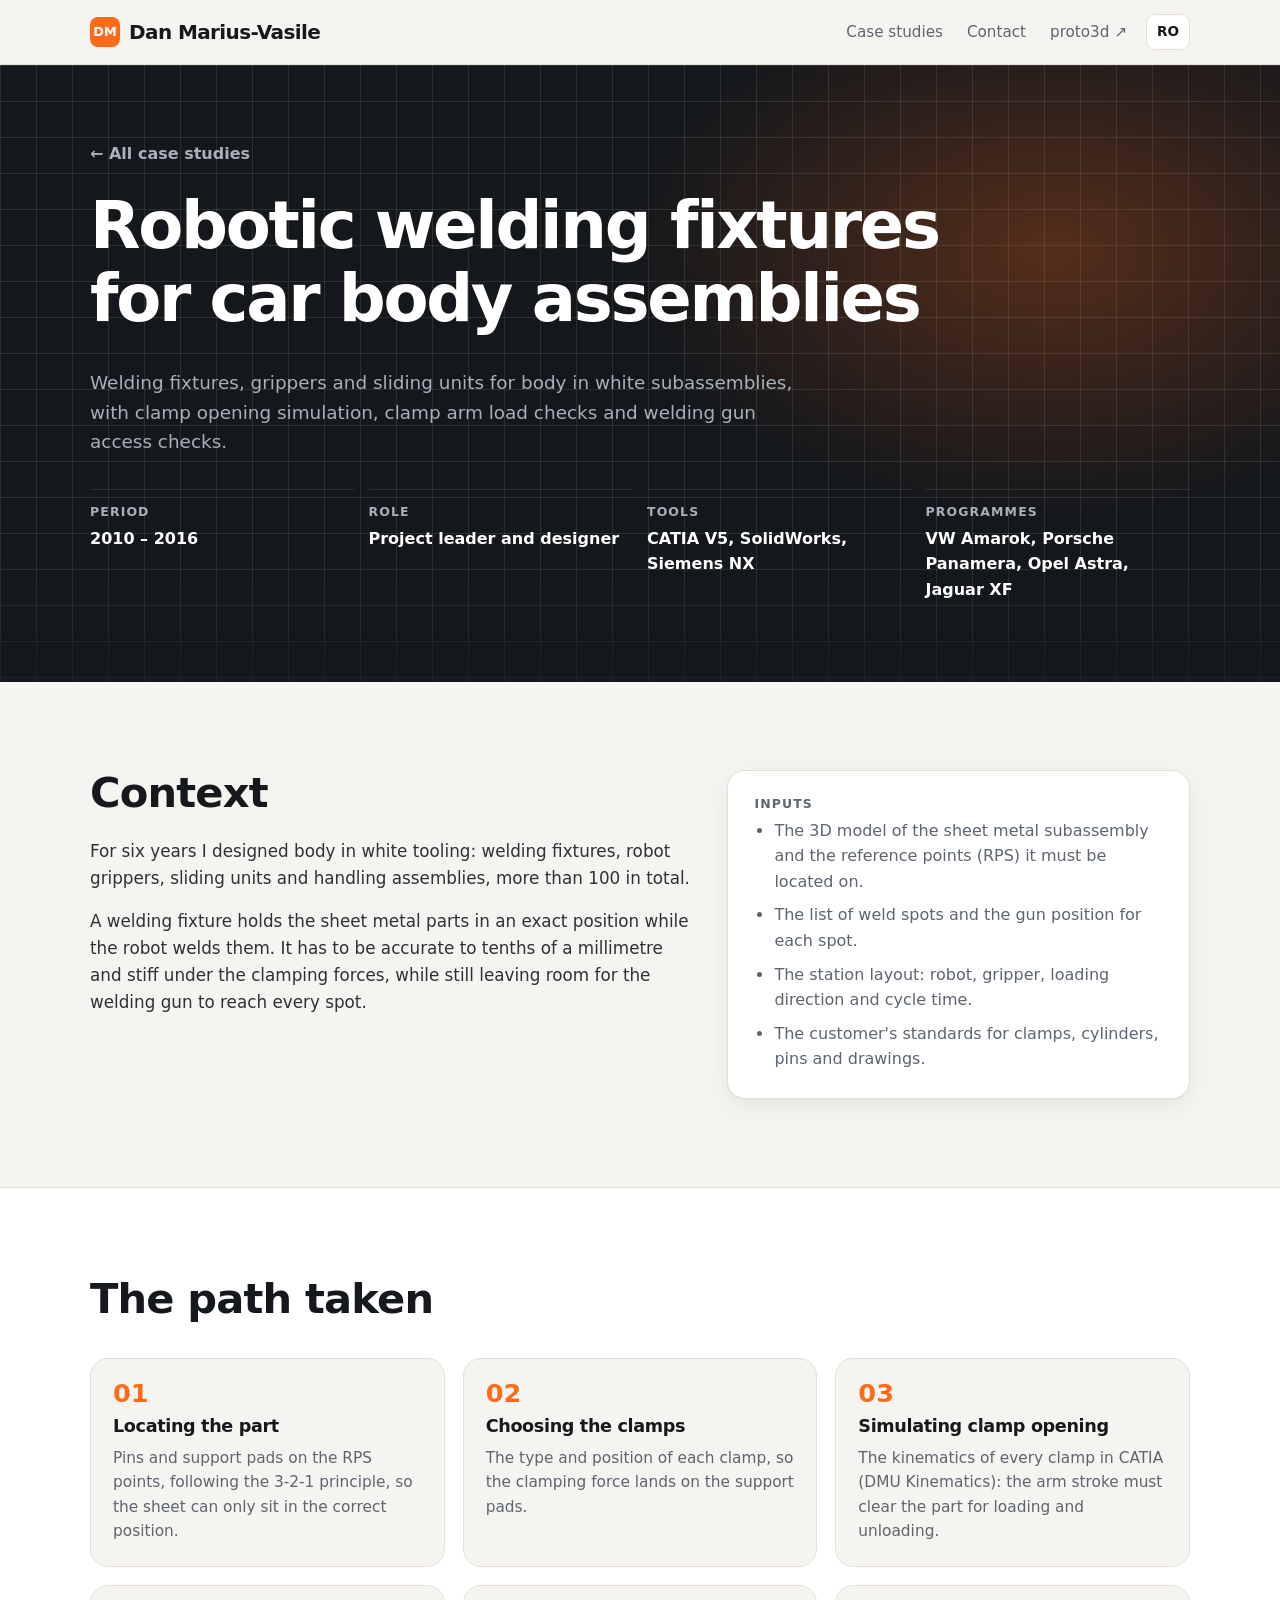
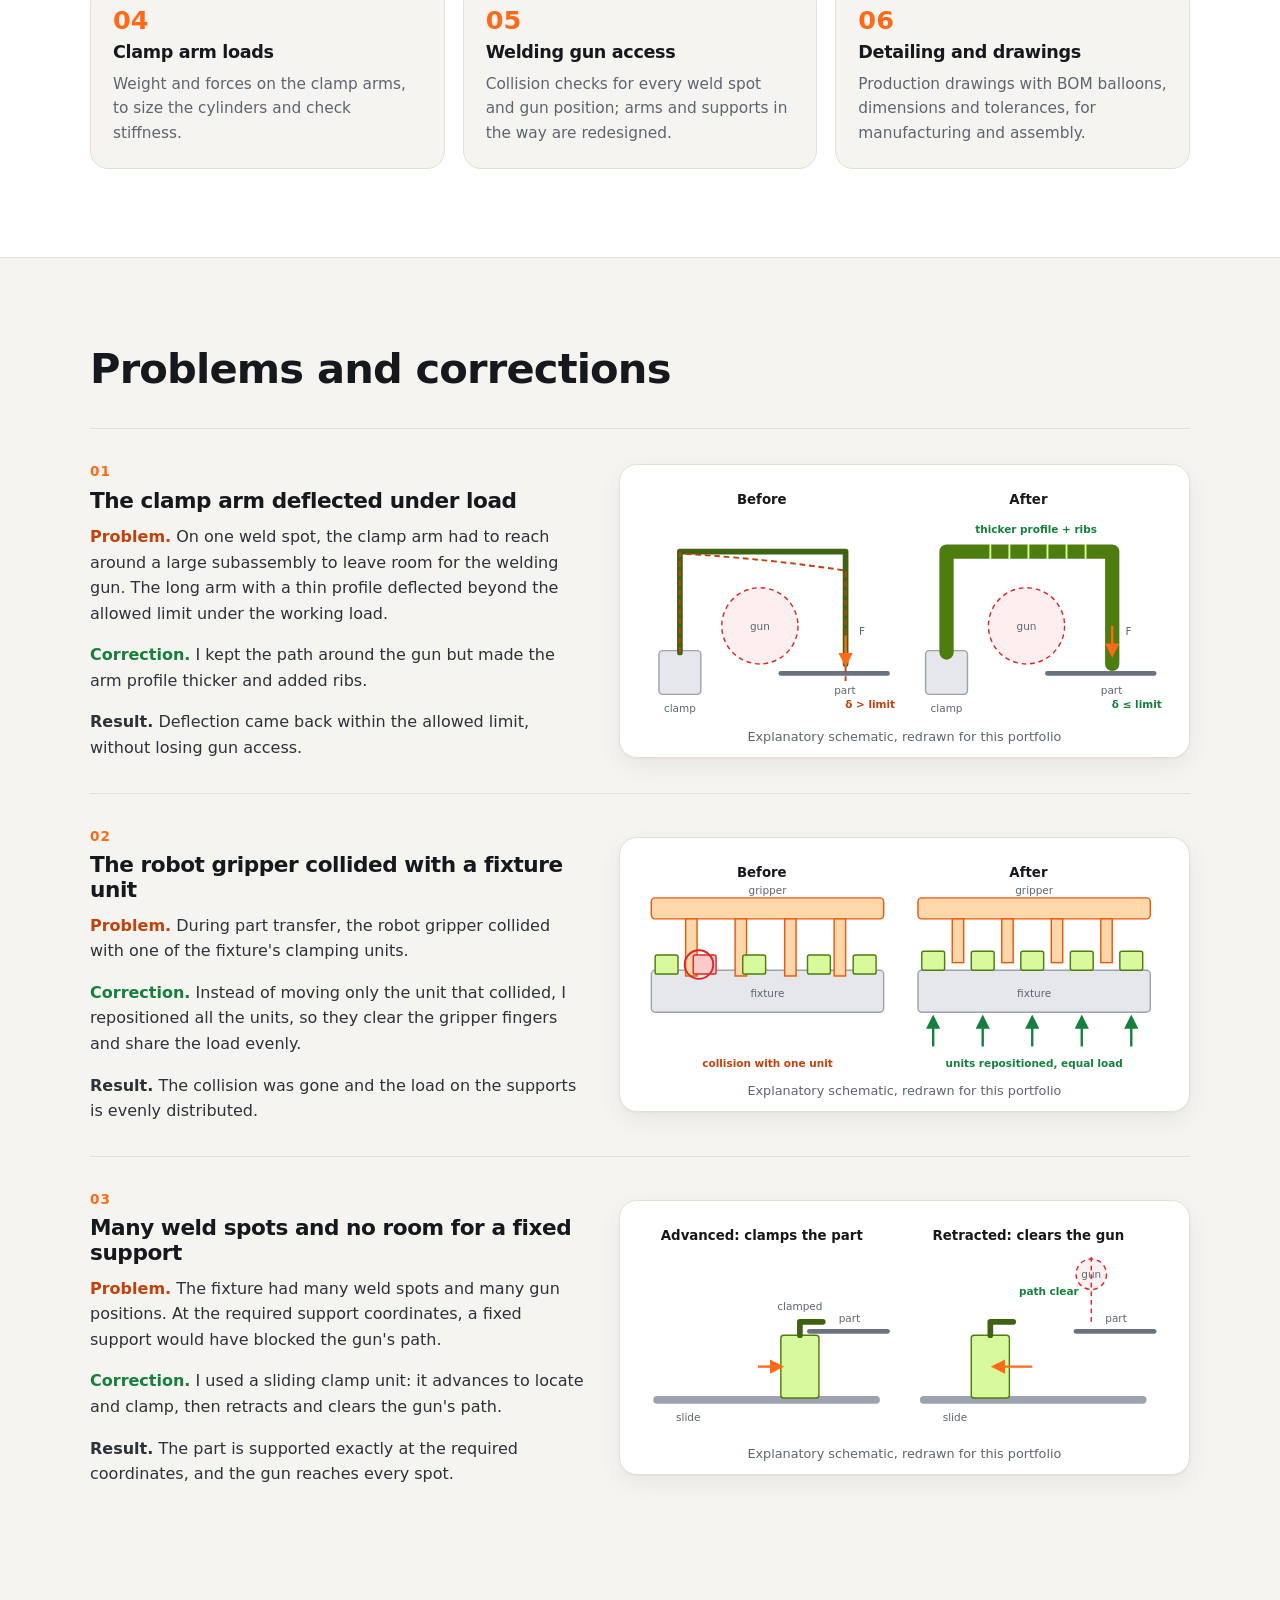
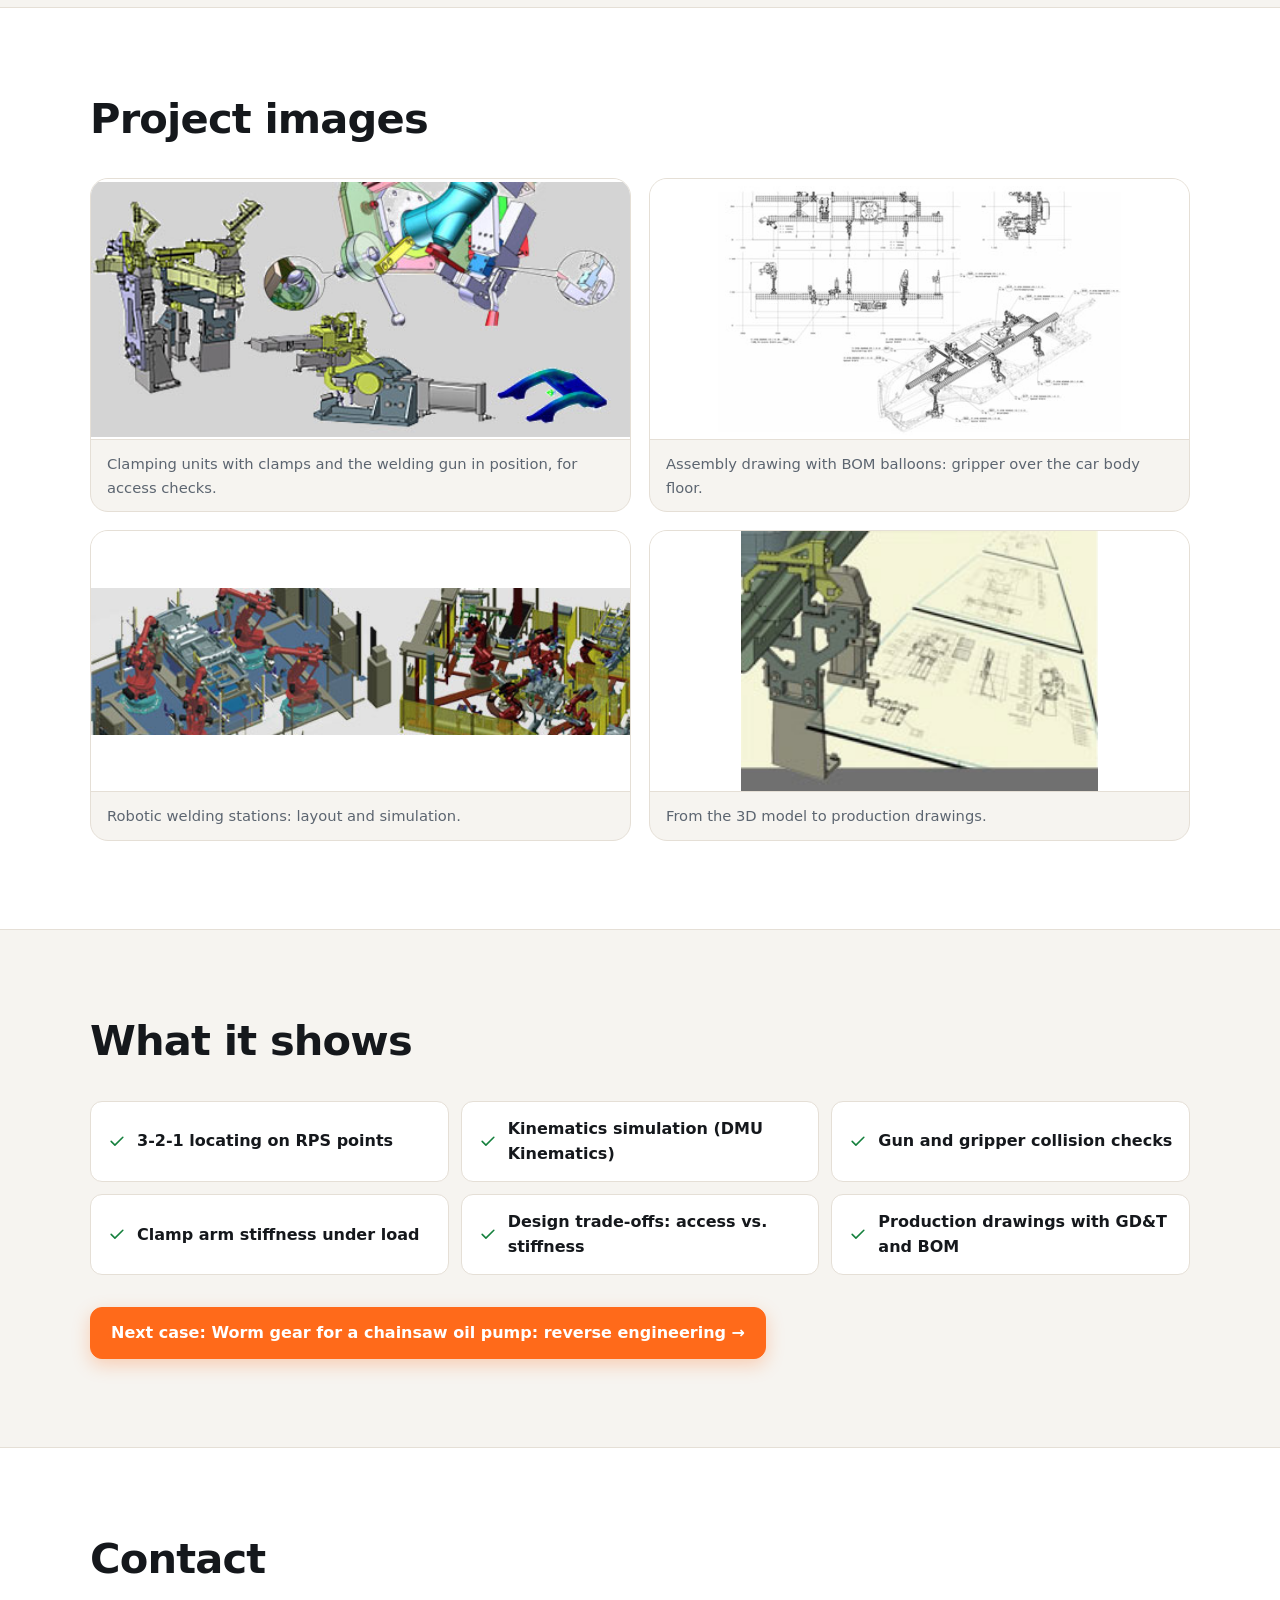
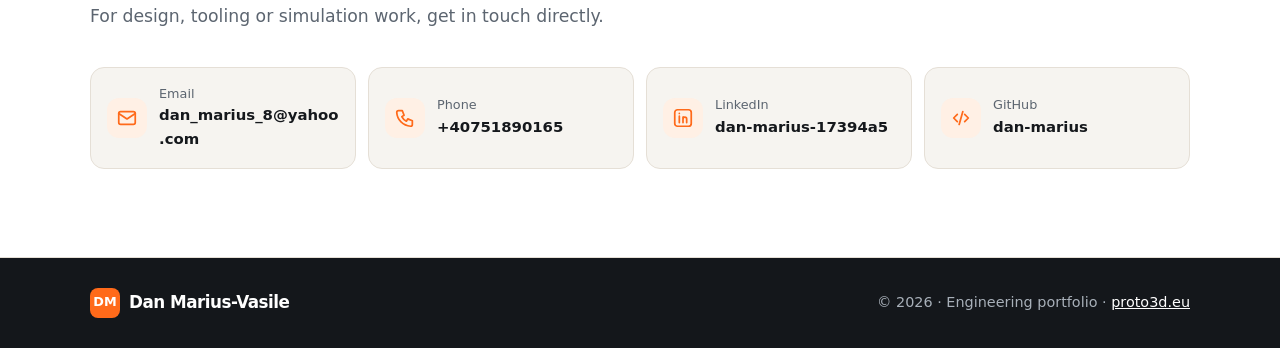
<file: en/portfolio/body-in-white-welding-fixtures/index.html>
<!doctype html>
<html lang="en">
<head>
<meta charset="utf-8">
<meta name="viewport" content="width=device-width, initial-scale=1">
<title>Robotic welding fixtures for car body assemblies – Dan Marius-Vasile</title>
<meta name="description" content="Welding fixtures, grippers and sliding units for body in white subassemblies, with clamp opening simulation, clamp arm load checks and welding gun access checks.">
<link rel="canonical" href="https://proto3d.eu/en/portfolio/body-in-white-welding-fixtures/">
<link rel="alternate" hreflang="ro" href="https://proto3d.eu/portfolio/dispozitive-sudura-caroserie/">
<link rel="alternate" hreflang="en" href="https://proto3d.eu/en/portfolio/body-in-white-welding-fixtures/">
<link rel="alternate" hreflang="x-default" href="https://proto3d.eu/portfolio/dispozitive-sudura-caroserie/">
<meta property="og:title" content="Robotic welding fixtures for car body assemblies – Dan Marius-Vasile">
<meta property="og:description" content="Welding fixtures, grippers and sliding units for body in white subassemblies, with clamp opening simulation, clamp arm load checks and welding gun access checks.">
<meta property="og:type" content="website">
<meta property="og:url" content="https://proto3d.eu/en/portfolio/body-in-white-welding-fixtures/">
<meta property="og:image" content="https://proto3d.eu/assets/portfolio/welding/fixture-assemblies.jpg">
<meta property="og:locale" content="en_GB">
<meta name="twitter:card" content="summary_large_image">
<meta name="theme-color" content="#14171b">
<link rel="icon" href="/assets/favicon.svg" type="image/svg+xml">
<link rel="stylesheet" href="/style.css">
<script type="application/ld+json">{"@context":"https://schema.org","@type":"CreativeWork","name":"Robotic welding fixtures for car body assemblies","description":"Welding fixtures, grippers and sliding units for body in white subassemblies, with clamp opening simulation, clamp arm load checks and welding gun access checks.","url":"https://proto3d.eu/en/portfolio/body-in-white-welding-fixtures/","inLanguage":"en","image":"https://proto3d.eu/assets/portfolio/welding/fixture-assemblies.jpg","author":{"@type":"Person","name":"Dan Marius-Vasile","url":"https://proto3d.eu/en/portfolio/"}}</script>
</head>
<body class="pf">
<header class="top">
  <div class="wrap bar">
    <a class="brand pf-brand" href="/en/portfolio/"><span class="mono">DM</span><span>Dan Marius-Vasile</span></a>
    <nav aria-label="Main">
      <div class="links">
        <a href="/en/portfolio/#cases">Case studies</a>
        <a href="/en/portfolio/#contact">Contact</a>
        <a href="/en/">proto3d ↗</a>
      </div>
      <a class="lang" href="/portfolio/dispozitive-sudura-caroserie/" hreflang="ro" lang="ro" title="Vezi în română">RO</a>
    </nav>
  </div>
</header>
<main>
<section class="hero pf-hero pf-case-hero">
  <div class="wrap">
    <a class="pf-back" href="/en/portfolio/#cases">← All case studies</a>
    <h1>Robotic welding fixtures for car body assemblies</h1>
    <p class="lead">Welding fixtures, grippers and sliding units for body in white subassemblies, with clamp opening simulation, clamp arm load checks and welding gun access checks.</p>
    <dl class="pf-meta">
      <div><dt>Period</dt><dd>2010 – 2016</dd></div>
      <div><dt>Role</dt><dd>Project leader and designer</dd></div>
      <div><dt>Tools</dt><dd>CATIA V5, SolidWorks, Siemens NX</dd></div>
      <div><dt>Programmes</dt><dd>VW Amarok, Porsche Panamera, Opel Astra, Jaguar XF</dd></div>
    </dl>
  </div>
</section>

<article class="pf-article">
  <section class="block">
    <div class="wrap pf-two">
      <div>
        <h2>Context</h2>
        <p>For six years I designed body in white tooling: welding fixtures, robot grippers, sliding units and handling assemblies, more than 100 in total.</p>
        <p>A welding fixture holds the sheet metal parts in an exact position while the robot welds them. It has to be accurate to tenths of a millimetre and stiff under the clamping forces, while still leaving room for the welding gun to reach every spot.</p>
      </div>
      <div class="panel">
        <h3>Inputs</h3>
        <ul class="pf-list"><li>The 3D model of the sheet metal subassembly and the reference points (RPS) it must be located on.</li><li>The list of weld spots and the gun position for each spot.</li><li>The station layout: robot, gripper, loading direction and cycle time.</li><li>The customer's standards for clamps, cylinders, pins and drawings.</li></ul>
      </div>
    </div>
  </section>

  

  <section class="block alt">
    <div class="wrap">
      <div class="head"><h2>The path taken</h2></div>
      <ol class="pf-path">
        <li><h3>Locating the part</h3><p>Pins and support pads on the RPS points, following the 3-2-1 principle, so the sheet can only sit in the correct position.</p></li>
        <li><h3>Choosing the clamps</h3><p>The type and position of each clamp, so the clamping force lands on the support pads.</p></li>
        <li><h3>Simulating clamp opening</h3><p>The kinematics of every clamp in CATIA (DMU Kinematics): the arm stroke must clear the part for loading and unloading.</p></li>
        <li><h3>Clamp arm loads</h3><p>Weight and forces on the clamp arms, to size the cylinders and check stiffness.</p></li>
        <li><h3>Welding gun access</h3><p>Collision checks for every weld spot and gun position; arms and supports in the way are redesigned.</p></li>
        <li><h3>Detailing and drawings</h3><p>Production drawings with BOM balloons, dimensions and tolerances, for manufacturing and assembly.</p></li>
      </ol>
    </div>
  </section>

  

  <section class="block">
    <div class="wrap">
      <div class="head"><h2>Problems and corrections</h2></div>
      <div class="pf-problem">
        <div class="pf-problem-text">
          <span class="pf-num">01</span>
          <h3>The clamp arm deflected under load</h3>
          <p><strong class="bad">Problem.</strong> On one weld spot, the clamp arm had to reach around a large subassembly to leave room for the welding gun. The long arm with a thin profile deflected beyond the allowed limit under the working load.</p>
          <p><strong class="good">Correction.</strong> I kept the path around the gun but made the arm profile thicker and added ribs.</p>
          <p><strong>Result.</strong> Deflection came back within the allowed limit, without losing gun access.</p>
        </div>
        <figure class="pf-diagram"><svg class="diagram" viewBox="0 0 560 250" role="img" aria-label="Clamp arm before and after stiffening">
  <g transform="translate(0,0)">
    <text x="130" y="22" class="d-h">Before</text>
    <line x1="150" y1="200" x2="262" y2="200" class="d-part"/>
    <text x="206" y="222" class="d-s">part</text>
    <circle cx="128" cy="150" r="40" class="d-gun"/>
    <text x="128" y="154" class="d-s d-c">gun</text>
    <rect x="22" y="176" width="44" height="46" rx="4" class="d-base"/>
    <text x="44" y="240" class="d-s d-c">clamp</text>
    <path d="M44 178 V72 H218 V190" class="d-arm"/>
         <path d="M44 178 V74 Q140 80 218 92 V208" class="d-defl"/>
         <text x="270" y="236" class="d-s d-e d-bad">δ &gt; limit</text>
    <path d="M218 160 v26" class="d-load" marker-end="url(#ah)"/>
    <text x="232" y="160" class="d-s">F</text>
    
  </g><g transform="translate(280,0)">
    <text x="130" y="22" class="d-h">After</text>
    <line x1="150" y1="200" x2="262" y2="200" class="d-part"/>
    <text x="206" y="222" class="d-s">part</text>
    <circle cx="128" cy="150" r="40" class="d-gun"/>
    <text x="128" y="154" class="d-s d-c">gun</text>
    <rect x="22" y="176" width="44" height="46" rx="4" class="d-base"/>
    <text x="44" y="240" class="d-s d-c">clamp</text>
    <path d="M44 178 V72 H218 V190" class="d-arm d-arm-thick"/>
         <line x1="90" y1="64" x2="90" y2="80" class="d-rib"/><line x1="110" y1="64" x2="110" y2="80" class="d-rib"/><line x1="130" y1="64" x2="130" y2="80" class="d-rib"/><line x1="150" y1="64" x2="150" y2="80" class="d-rib"/><line x1="170" y1="64" x2="170" y2="80" class="d-rib"/><line x1="190" y1="64" x2="190" y2="80" class="d-rib"/>
         <text x="138" y="52" class="d-s d-c d-ok">thicker profile + ribs</text>
    <path d="M218 150 v26" class="d-load" marker-end="url(#ah)"/>
    <text x="232" y="160" class="d-s">F</text>
    <text x="270" y="236" class="d-s d-e d-ok">δ ≤ limit</text>
  </g>
  <defs><marker id="ah" viewBox="0 0 10 10" refX="5" refY="5" markerWidth="6" markerHeight="6" orient="auto-start-reverse"><path d="M0 0L10 5L0 10z" class="d-arrow"/></marker></defs>
</svg><figcaption>Explanatory schematic, redrawn for this portfolio</figcaption></figure>
      </div>
      <div class="pf-problem">
        <div class="pf-problem-text">
          <span class="pf-num">02</span>
          <h3>The robot gripper collided with a fixture unit</h3>
          <p><strong class="bad">Problem.</strong> During part transfer, the robot gripper collided with one of the fixture's clamping units.</p>
          <p><strong class="good">Correction.</strong> Instead of moving only the unit that collided, I repositioned all the units, so they clear the gripper fingers and share the load evenly.</p>
          <p><strong>Result.</strong> The collision was gone and the load on the supports is evenly distributed.</p>
        </div>
        <figure class="pf-diagram"><svg class="diagram" viewBox="0 0 560 230" role="img" aria-label="Gripper and units before and after repositioning">
  <g transform="translate(0,0)">
    <text x="130" y="22" class="d-h">Before</text>
    <rect x="14" y="120" width="244" height="44" rx="4" class="d-base"/>
    <text x="136" y="148" class="d-s d-c">fixture</text>
    <rect x="14" y="44" width="244" height="22" rx="4" class="d-grip"/>
    <text x="136" y="40" class="d-s d-c">gripper</text>
    <rect x="50" y="66" width="12" height="60" class="d-grip"/><rect x="102" y="66" width="12" height="60" class="d-grip"/><rect x="154" y="66" width="12" height="60" class="d-grip"/><rect x="206" y="66" width="12" height="60" class="d-grip"/>
    <rect x="18" y="104" width="24" height="20" rx="2" class="d-unit"/><rect x="58" y="104" width="24" height="20" rx="2" class="d-unit d-hit"/><rect x="110" y="104" width="24" height="20" rx="2" class="d-unit"/><rect x="178" y="104" width="24" height="20" rx="2" class="d-unit"/><rect x="226" y="104" width="24" height="20" rx="2" class="d-unit"/>
    <circle cx="64" cy="114" r="15" class="d-ring"/><text x="136" y="222" class="d-s d-c d-bad">collision with one unit</text>
  </g><g transform="translate(280,0)">
    <text x="130" y="22" class="d-h">After</text>
    <rect x="14" y="120" width="244" height="44" rx="4" class="d-base"/>
    <text x="136" y="148" class="d-s d-c">fixture</text>
    <rect x="14" y="44" width="244" height="22" rx="4" class="d-grip"/>
    <text x="136" y="40" class="d-s d-c">gripper</text>
    <rect x="50" y="66" width="12" height="46" class="d-grip"/><rect x="102" y="66" width="12" height="46" class="d-grip"/><rect x="154" y="66" width="12" height="46" class="d-grip"/><rect x="206" y="66" width="12" height="46" class="d-grip"/>
    <rect x="18" y="100" width="24" height="20" rx="2" class="d-unit"/><rect x="70" y="100" width="24" height="20" rx="2" class="d-unit"/><rect x="122" y="100" width="24" height="20" rx="2" class="d-unit"/><rect x="174" y="100" width="24" height="20" rx="2" class="d-unit"/><rect x="226" y="100" width="24" height="20" rx="2" class="d-unit"/>
    <path d="M30 200 v-26" class="d-load-up" marker-end="url(#ah2)"/><path d="M82 200 v-26" class="d-load-up" marker-end="url(#ah2)"/><path d="M134 200 v-26" class="d-load-up" marker-end="url(#ah2)"/><path d="M186 200 v-26" class="d-load-up" marker-end="url(#ah2)"/><path d="M238 200 v-26" class="d-load-up" marker-end="url(#ah2)"/><text x="136" y="222" class="d-s d-c d-ok">units repositioned, equal load</text>
  </g>
  <defs><marker id="ah2" viewBox="0 0 10 10" refX="5" refY="5" markerWidth="6" markerHeight="6" orient="auto-start-reverse"><path d="M0 0L10 5L0 10z" class="d-arrow-ok"/></marker></defs>
</svg><figcaption>Explanatory schematic, redrawn for this portfolio</figcaption></figure>
      </div>
      <div class="pf-problem">
        <div class="pf-problem-text">
          <span class="pf-num">03</span>
          <h3>Many weld spots and no room for a fixed support</h3>
          <p><strong class="bad">Problem.</strong> The fixture had many weld spots and many gun positions. At the required support coordinates, a fixed support would have blocked the gun's path.</p>
          <p><strong class="good">Correction.</strong> I used a sliding clamp unit: it advances to locate and clamp, then retracts and clears the gun's path.</p>
          <p><strong>Result.</strong> The part is supported exactly at the required coordinates, and the gun reaches every spot.</p>
        </div>
        <figure class="pf-diagram"><svg class="diagram" viewBox="0 0 560 230" role="img" aria-label="Sliding clamp unit advanced and retracted">
  <g transform="translate(0,0)">
    <text x="130" y="22" class="d-h">Advanced: clamps the part</text>
    <line x1="20" y1="190" x2="250" y2="190" class="d-rail"/>
    <text x="40" y="212" class="d-s">slide</text>
    <line x1="180" y1="118" x2="262" y2="118" class="d-part"/>
    <text x="222" y="108" class="d-s d-c">part</text>
    <rect x="150" y="122" width="40" height="66" rx="3" class="d-unit"/>
    <path d="M170 122 V108 H194" class="d-arm"/>
    <path d="M126 155 h20" class="d-load" marker-end="url(#ah3)"/>
         <text x="170" y="96" class="d-s d-c">clamped</text>
  </g><g transform="translate(280,0)">
    <text x="130" y="22" class="d-h">Retracted: clears the gun</text>
    <line x1="20" y1="190" x2="250" y2="190" class="d-rail"/>
    <text x="40" y="212" class="d-s">slide</text>
    <line x1="180" y1="118" x2="262" y2="118" class="d-part"/>
    <text x="222" y="108" class="d-s d-c">part</text>
    <rect x="70" y="122" width="40" height="66" rx="3" class="d-unit"/>
    <path d="M90 122 V108 H114" class="d-arm"/>
    <path d="M134 155 h-36" class="d-load" marker-end="url(#ah3)"/>
         <path d="M196 40 L196 112" class="d-gunpath"/><circle cx="196" cy="58" r="16" class="d-gun"/>
         <text x="196" y="62" class="d-s d-c">gun</text>
         <text x="120" y="80" class="d-s d-ok">path clear</text>
  </g>
  <defs><marker id="ah3" viewBox="0 0 10 10" refX="5" refY="5" markerWidth="6" markerHeight="6" orient="auto-start-reverse"><path d="M0 0L10 5L0 10z" class="d-arrow"/></marker></defs>
</svg><figcaption>Explanatory schematic, redrawn for this portfolio</figcaption></figure>
      </div>
    </div>
  </section>

  

  

  <section class="block alt">
    <div class="wrap">
      <div class="head"><h2>Project images</h2></div>
      <div class="pf-gallery">
        <figure><a href="/assets/portfolio/welding/fixture-assemblies.jpg" target="_blank" rel="noopener"><img src="/assets/portfolio/welding/fixture-assemblies.jpg" alt="Clamping units with clamps and the welding gun in position, for access checks." loading="lazy"></a><figcaption>Clamping units with clamps and the welding gun in position, for access checks.</figcaption></figure>
        <figure><a href="/assets/portfolio/welding/station-drawing.jpg" target="_blank" rel="noopener"><img src="/assets/portfolio/welding/station-drawing.jpg" alt="Assembly drawing with BOM balloons: gripper over the car body floor." loading="lazy"></a><figcaption>Assembly drawing with BOM balloons: gripper over the car body floor.</figcaption></figure>
        <figure><a href="/assets/portfolio/welding/robot-cells.jpg" target="_blank" rel="noopener"><img src="/assets/portfolio/welding/robot-cells.jpg" alt="Robotic welding stations: layout and simulation." loading="lazy"></a><figcaption>Robotic welding stations: layout and simulation.</figcaption></figure>
        <figure><a href="/assets/portfolio/welding/cad-to-drawings.jpg" target="_blank" rel="noopener"><img src="/assets/portfolio/welding/cad-to-drawings.jpg" alt="From the 3D model to production drawings." loading="lazy"></a><figcaption>From the 3D model to production drawings.</figcaption></figure>
      </div>
    </div>
  </section>

  <section class="block">
    <div class="wrap">
      <div class="head"><h2>What it shows</h2></div>
      <ul class="pf-skills"><li><svg class="ico" viewBox="0 0 24 24" aria-hidden="true"><path d="M5 12.5l4.5 4.5L19 7.5"/></svg>3-2-1 locating on RPS points</li><li><svg class="ico" viewBox="0 0 24 24" aria-hidden="true"><path d="M5 12.5l4.5 4.5L19 7.5"/></svg>Kinematics simulation (DMU Kinematics)</li><li><svg class="ico" viewBox="0 0 24 24" aria-hidden="true"><path d="M5 12.5l4.5 4.5L19 7.5"/></svg>Gun and gripper collision checks</li><li><svg class="ico" viewBox="0 0 24 24" aria-hidden="true"><path d="M5 12.5l4.5 4.5L19 7.5"/></svg>Clamp arm stiffness under load</li><li><svg class="ico" viewBox="0 0 24 24" aria-hidden="true"><path d="M5 12.5l4.5 4.5L19 7.5"/></svg>Design trade-offs: access vs. stiffness</li><li><svg class="ico" viewBox="0 0 24 24" aria-hidden="true"><path d="M5 12.5l4.5 4.5L19 7.5"/></svg>Production drawings with GD&amp;T and BOM</li></ul>
      <p class="pf-next"><a class="btn primary" href="/en/portfolio/chainsaw-oil-pump-worm/">Next case: Worm gear for a chainsaw oil pump: reverse engineering →</a></p>
    </div>
  </section>
</article>
<section id="contact" class="block alt">
  <div class="wrap">
    <div class="head"><h2>Contact</h2><p class="muted">For design, tooling or simulation work, get in touch directly.</p></div>
    <div class="pf-contact">
      <a class="line" href="mailto:dan_marius_8@yahoo.com" data-mail><svg class="ico" viewBox="0 0 24 24" aria-hidden="true"><rect x="3" y="5" width="18" height="14" rx="2"/><path d="m3 7 9 6 9-6"/></svg><span><small>Email</small>dan_marius_8@yahoo.com</span></a>
      <a class="line" href="tel:+40751890165" data-tel><svg class="ico" viewBox="0 0 24 24" aria-hidden="true"><path d="M5 4h4l2 5-2.5 1.5a11 11 0 0 0 5 5L15 13l5 2v4a2 2 0 0 1-2 2A16 16 0 0 1 3 6a2 2 0 0 1 2-2z"/></svg><span><small>Phone</small>+40751890165</span></a>
      <a class="line" href="https://www.linkedin.com/in/dan-marius-17394a5" target="_blank" rel="noopener"><svg class="ico" viewBox="0 0 24 24" aria-hidden="true"><rect x="3" y="3" width="18" height="18" rx="3"/><path d="M8 10v7M8 7v.01M12 17v-4a2 2 0 0 1 4 0v4M12 11v6"/></svg><span><small>LinkedIn</small>dan-marius-17394a5</span></a>
      <a class="line" href="https://github.com/dan-marius" target="_blank" rel="noopener"><svg class="ico" viewBox="0 0 24 24" aria-hidden="true"><path d="m8 8-4 4 4 4M16 8l4 4-4 4M14 5l-4 14"/></svg><span><small>GitHub</small>dan-marius</span></a>
    </div>
  </div>
</section>
</main>
<footer>
  <div class="wrap foot">
    <span class="brand pf-brand"><span class="mono">DM</span><span>Dan Marius-Vasile</span></span>
    <span>© 2026 · Engineering portfolio · <a href="/en/">proto3d.eu</a></span>
  </div>
</footer>
</body>
</html>
</file>
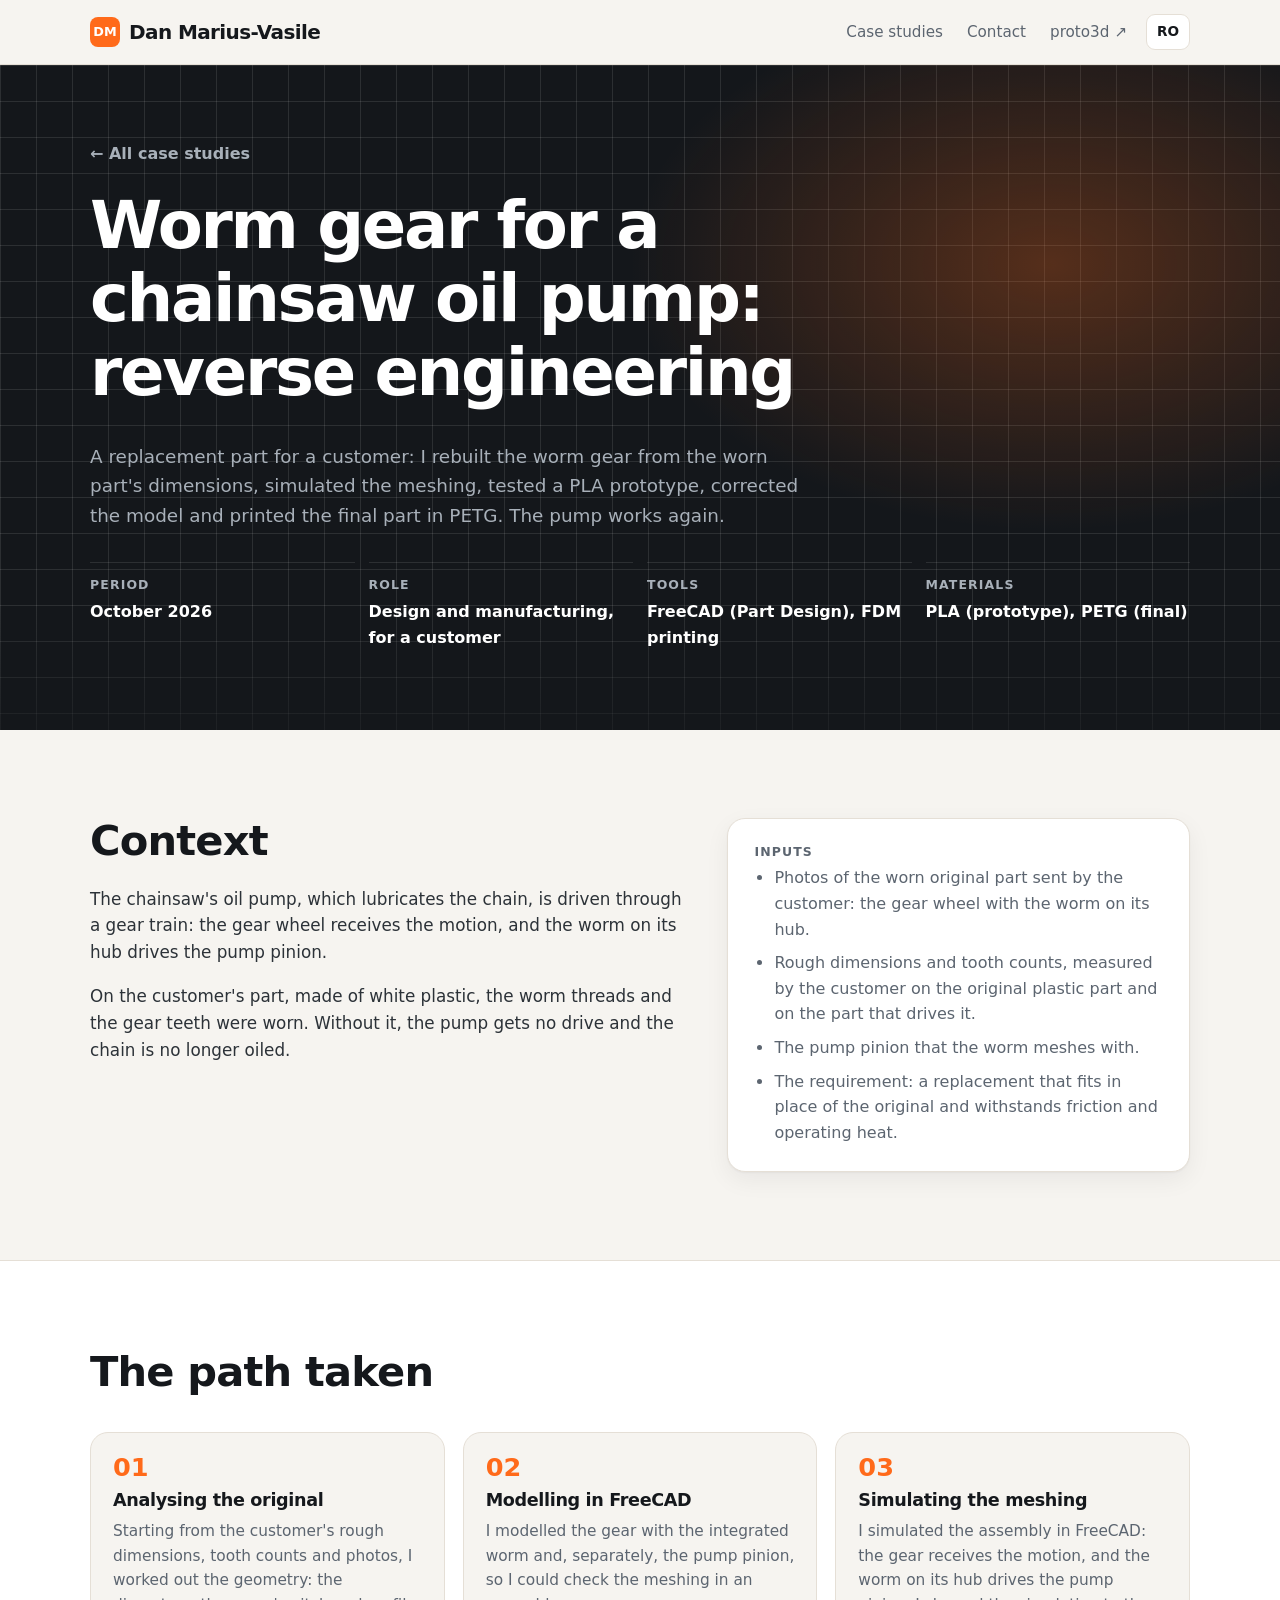
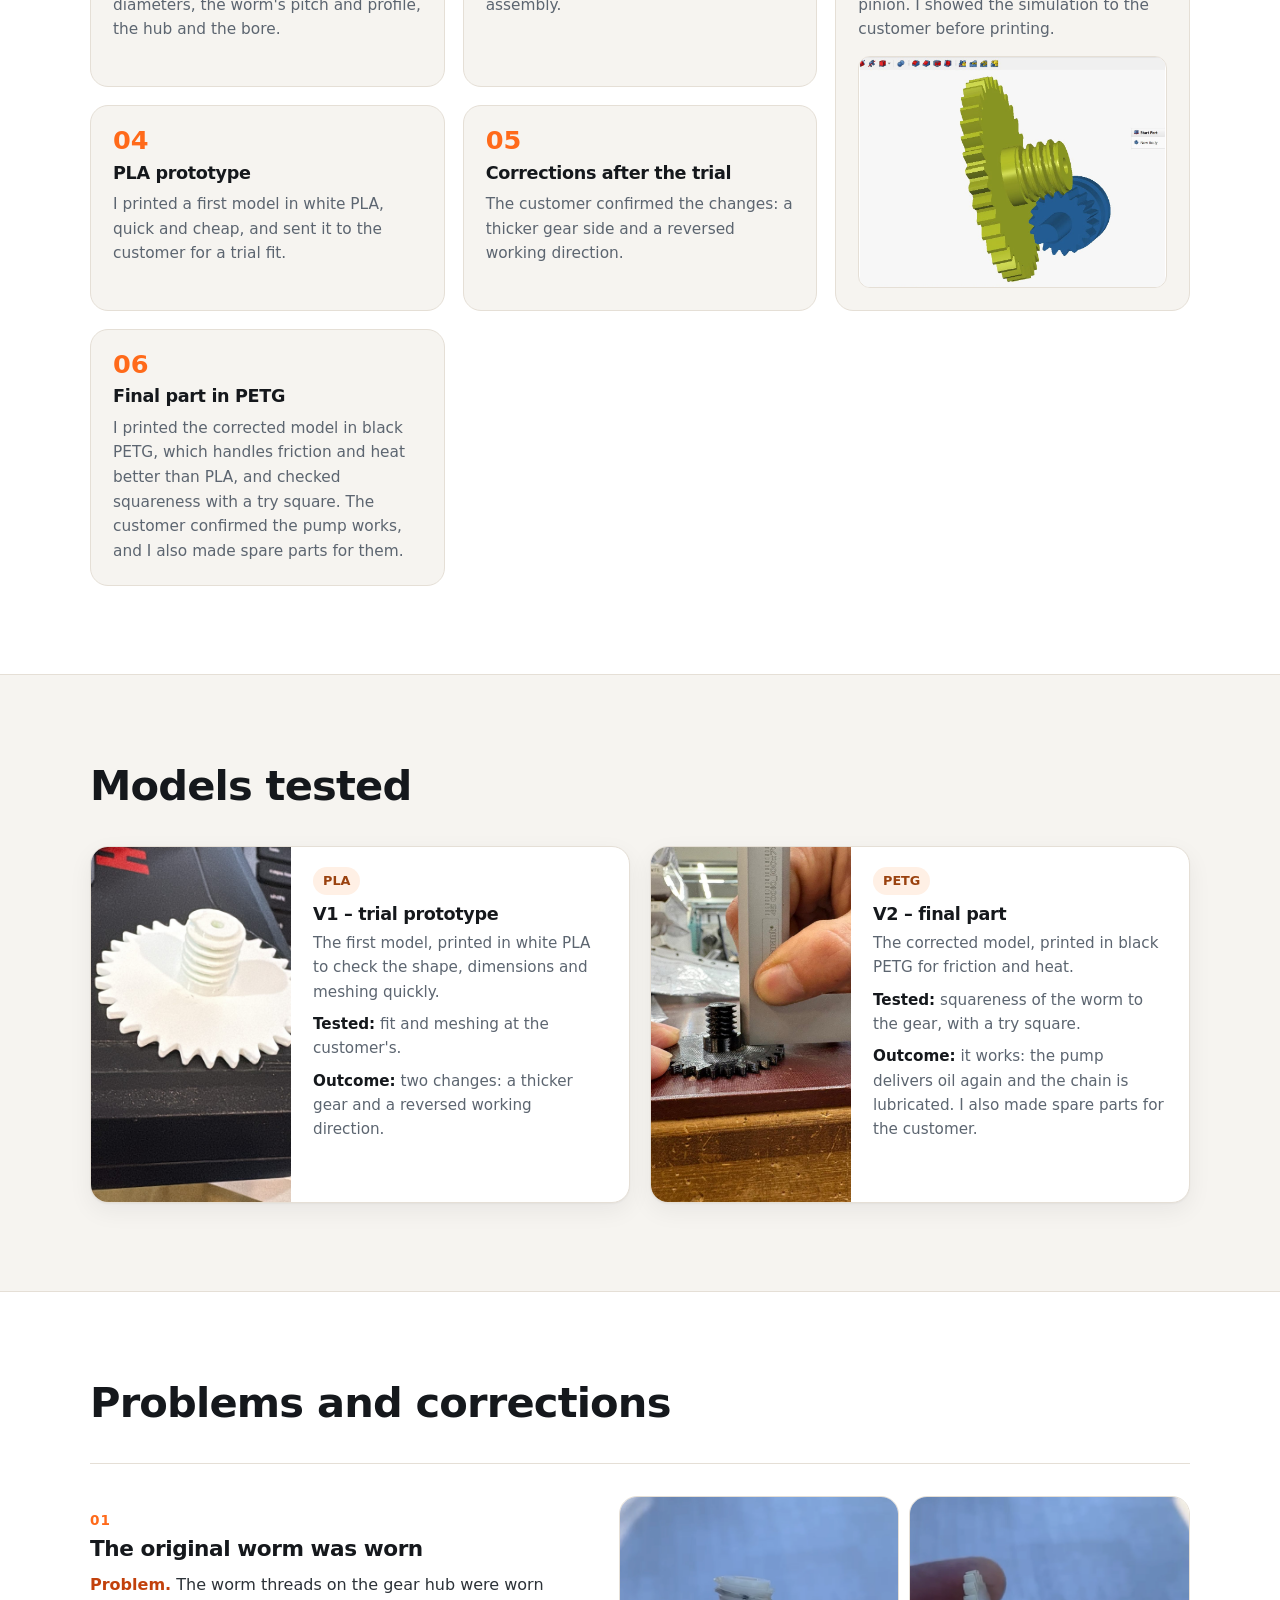
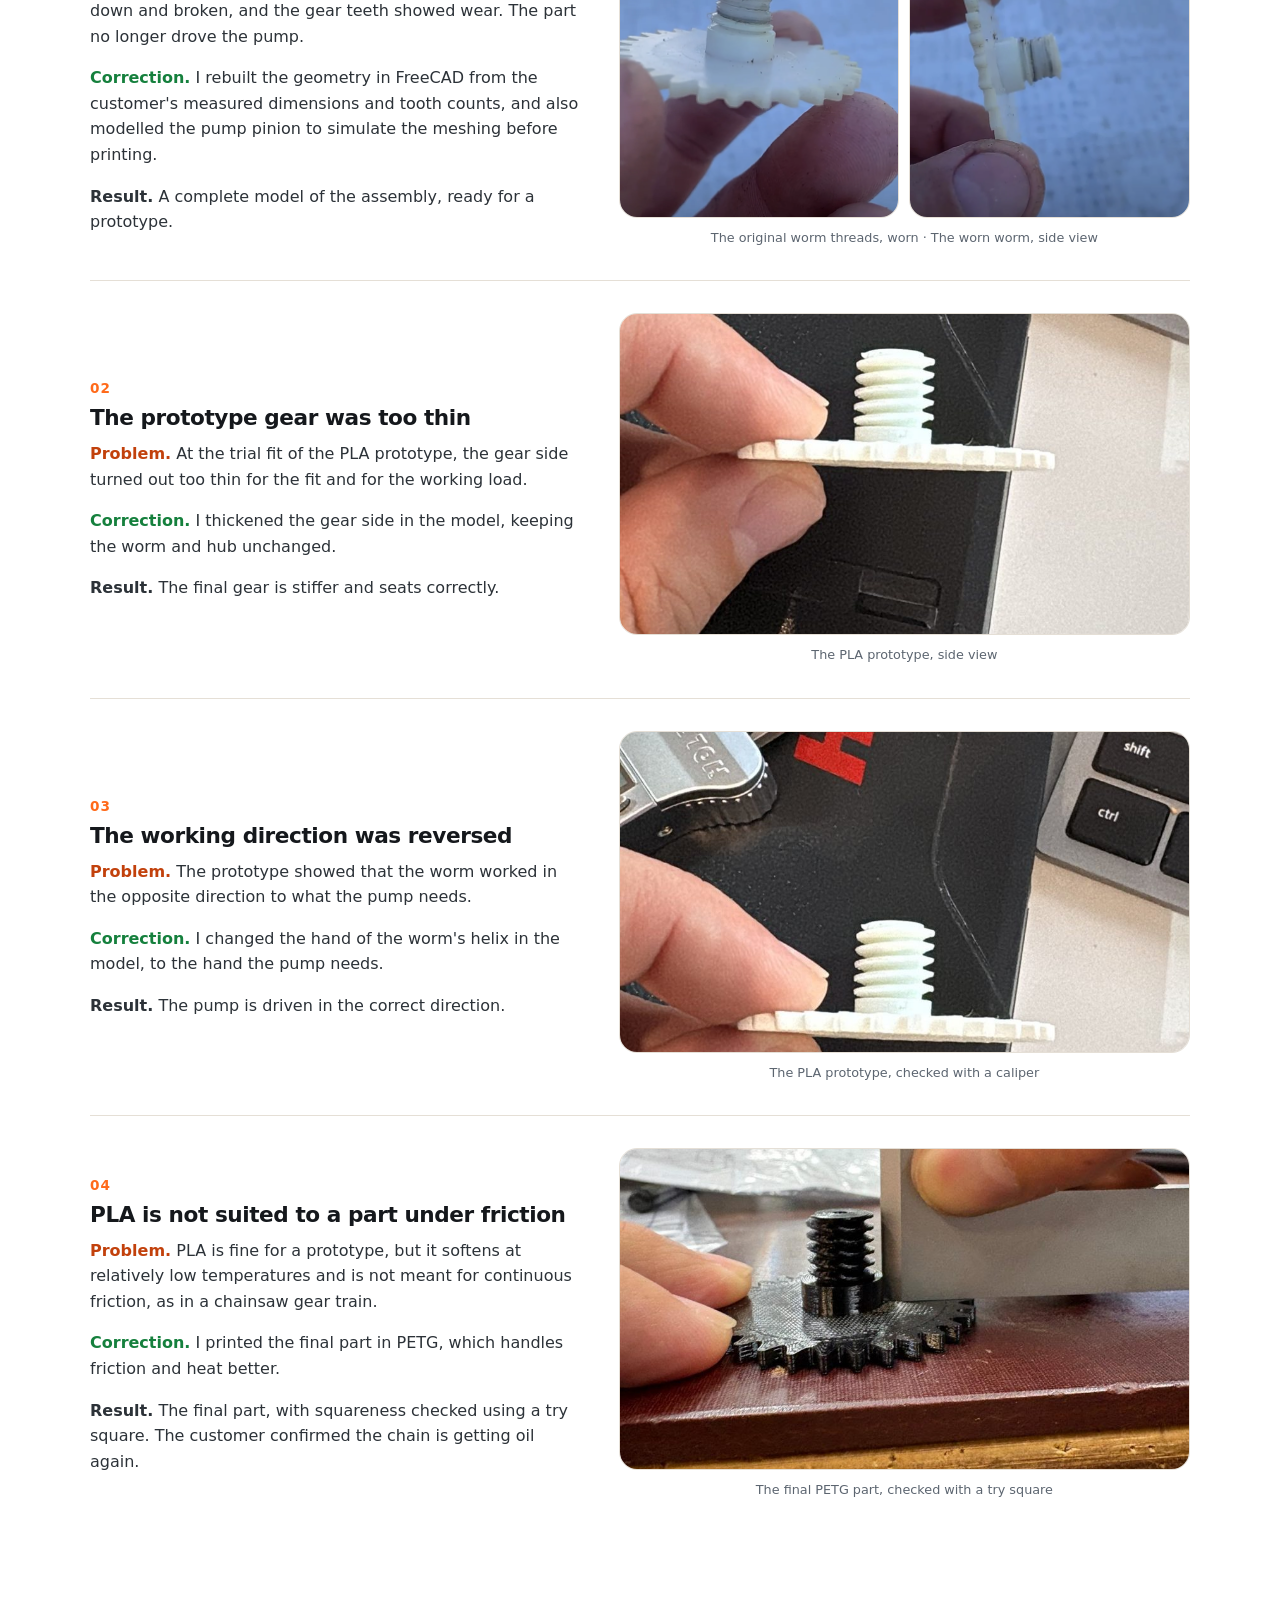
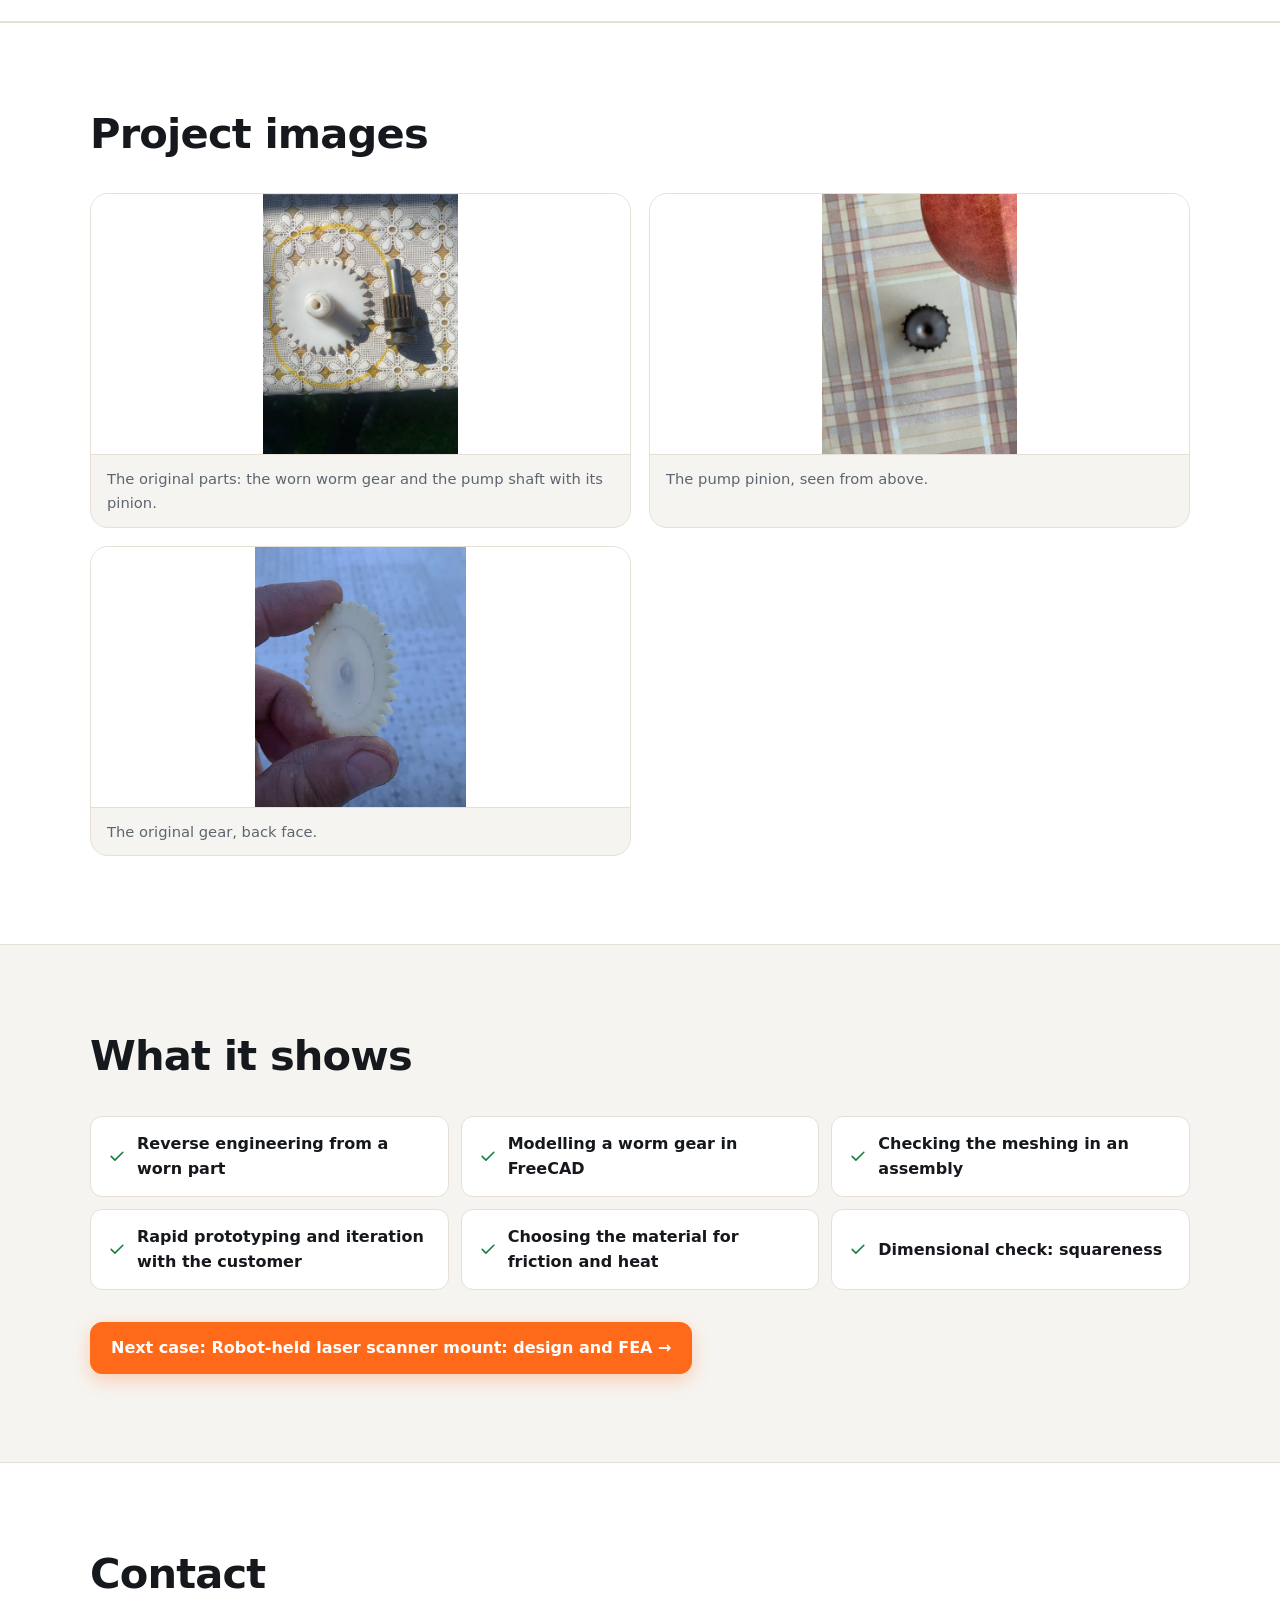
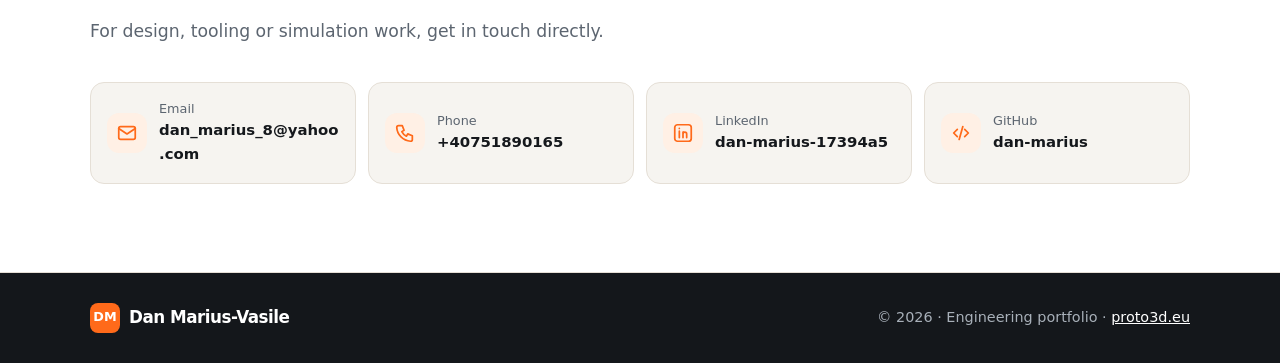
<file: en/portfolio/chainsaw-oil-pump-worm/index.html>
<!doctype html>
<html lang="en">
<head>
<meta charset="utf-8">
<meta name="viewport" content="width=device-width, initial-scale=1">
<title>Worm gear for a chainsaw oil pump: reverse engineering – Dan Marius-Vasile</title>
<meta name="description" content="A replacement part for a customer: I rebuilt the worm gear from the worn part's dimensions, simulated the meshing, tested a PLA prototype, corrected the model and printed the final part in PETG. The pump works again.">
<link rel="canonical" href="https://proto3d.eu/en/portfolio/chainsaw-oil-pump-worm/">
<link rel="alternate" hreflang="ro" href="https://proto3d.eu/portfolio/melc-pompa-ulei-drujba/">
<link rel="alternate" hreflang="en" href="https://proto3d.eu/en/portfolio/chainsaw-oil-pump-worm/">
<link rel="alternate" hreflang="x-default" href="https://proto3d.eu/portfolio/melc-pompa-ulei-drujba/">
<meta property="og:title" content="Worm gear for a chainsaw oil pump: reverse engineering – Dan Marius-Vasile">
<meta property="og:description" content="A replacement part for a customer: I rebuilt the worm gear from the worn part's dimensions, simulated the meshing, tested a PLA prototype, corrected the model and printed the final part in PETG. The pump works again.">
<meta property="og:type" content="website">
<meta property="og:url" content="https://proto3d.eu/en/portfolio/chainsaw-oil-pump-worm/">
<meta property="og:image" content="https://proto3d.eu/assets/portfolio/worm/freecad-assembly.jpg">
<meta property="og:locale" content="en_GB">
<meta name="twitter:card" content="summary_large_image">
<meta name="theme-color" content="#14171b">
<link rel="icon" href="/assets/favicon.svg" type="image/svg+xml">
<link rel="stylesheet" href="/style.css">
<script type="application/ld+json">{"@context":"https://schema.org","@type":"CreativeWork","name":"Worm gear for a chainsaw oil pump: reverse engineering","description":"A replacement part for a customer: I rebuilt the worm gear from the worn part's dimensions, simulated the meshing, tested a PLA prototype, corrected the model and printed the final part in PETG. The pump works again.","url":"https://proto3d.eu/en/portfolio/chainsaw-oil-pump-worm/","inLanguage":"en","image":"https://proto3d.eu/assets/portfolio/worm/freecad-assembly.jpg","author":{"@type":"Person","name":"Dan Marius-Vasile","url":"https://proto3d.eu/en/portfolio/"}}</script>
</head>
<body class="pf">
<header class="top">
  <div class="wrap bar">
    <a class="brand pf-brand" href="/en/portfolio/"><span class="mono">DM</span><span>Dan Marius-Vasile</span></a>
    <nav aria-label="Main">
      <div class="links">
        <a href="/en/portfolio/#cases">Case studies</a>
        <a href="/en/portfolio/#contact">Contact</a>
        <a href="/en/">proto3d ↗</a>
      </div>
      <a class="lang" href="/portfolio/melc-pompa-ulei-drujba/" hreflang="ro" lang="ro" title="Vezi în română">RO</a>
    </nav>
  </div>
</header>
<main>
<section class="hero pf-hero pf-case-hero">
  <div class="wrap">
    <a class="pf-back" href="/en/portfolio/#cases">← All case studies</a>
    <h1>Worm gear for a chainsaw oil pump: reverse engineering</h1>
    <p class="lead">A replacement part for a customer: I rebuilt the worm gear from the worn part's dimensions, simulated the meshing, tested a PLA prototype, corrected the model and printed the final part in PETG. The pump works again.</p>
    <dl class="pf-meta">
      <div><dt>Period</dt><dd>October 2026</dd></div>
      <div><dt>Role</dt><dd>Design and manufacturing, for a customer</dd></div>
      <div><dt>Tools</dt><dd>FreeCAD (Part Design), FDM printing</dd></div>
      <div><dt>Materials</dt><dd>PLA (prototype), PETG (final)</dd></div>
    </dl>
  </div>
</section>

<article class="pf-article">
  <section class="block">
    <div class="wrap pf-two">
      <div>
        <h2>Context</h2>
        <p>The chainsaw's oil pump, which lubricates the chain, is driven through a gear train: the gear wheel receives the motion, and the worm on its hub drives the pump pinion.</p>
        <p>On the customer's part, made of white plastic, the worm threads and the gear teeth were worn. Without it, the pump gets no drive and the chain is no longer oiled.</p>
      </div>
      <div class="panel">
        <h3>Inputs</h3>
        <ul class="pf-list"><li>Photos of the worn original part sent by the customer: the gear wheel with the worm on its hub.</li><li>Rough dimensions and tooth counts, measured by the customer on the original plastic part and on the part that drives it.</li><li>The pump pinion that the worm meshes with.</li><li>The requirement: a replacement that fits in place of the original and withstands friction and operating heat.</li></ul>
      </div>
    </div>
  </section>

  

  <section class="block alt">
    <div class="wrap">
      <div class="head"><h2>The path taken</h2></div>
      <ol class="pf-path">
        <li><h3>Analysing the original</h3><p>Starting from the customer's rough dimensions, tooth counts and photos, I worked out the geometry: the diameters, the worm's pitch and profile, the hub and the bore.</p></li>
        <li><h3>Modelling in FreeCAD</h3><p>I modelled the gear with the integrated worm and, separately, the pump pinion, so I could check the meshing in an assembly.</p></li>
        <li class="has-pic"><a href="/assets/portfolio/worm/freecad-assembly.jpg" target="_blank" rel="noopener"><img src="/assets/portfolio/worm/freecad-assembly.jpg" alt="Simulating the meshing" loading="lazy"></a><h3>Simulating the meshing</h3><p>I simulated the assembly in FreeCAD: the gear receives the motion, and the worm on its hub drives the pump pinion. I showed the simulation to the customer before printing.</p></li>
        <li><h3>PLA prototype</h3><p>I printed a first model in white PLA, quick and cheap, and sent it to the customer for a trial fit.</p></li>
        <li><h3>Corrections after the trial</h3><p>The customer confirmed the changes: a thicker gear side and a reversed working direction.</p></li>
        <li><h3>Final part in PETG</h3><p>I printed the corrected model in black PETG, which handles friction and heat better than PLA, and checked squareness with a try square. The customer confirmed the pump works, and I also made spare parts for them.</p></li>
      </ol>
    </div>
  </section>

  <section class="block">
    <div class="wrap">
      <div class="head"><h2>Models tested</h2></div>
      <div class="pf-models">
        <article class="pf-model">
          <a href="/assets/portfolio/worm/pla-prototype.jpg" target="_blank" rel="noopener"><img src="/assets/portfolio/worm/pla-prototype.jpg" alt="V1 – trial prototype" loading="lazy"></a>
          <div class="pf-model-body">
            <span class="chip">PLA</span>
            <h3>V1 – trial prototype</h3>
            <p>The first model, printed in white PLA to check the shape, dimensions and meshing quickly.</p>
            <p><strong>Tested:</strong> fit and meshing at the customer's.</p>
            <p><strong>Outcome:</strong> two changes: a thicker gear and a reversed working direction.</p>
          </div>
        </article>
        <article class="pf-model">
          <a href="/assets/portfolio/worm/final-petg-square-check.jpg" target="_blank" rel="noopener"><img src="/assets/portfolio/worm/final-petg-square-check.jpg" alt="V2 – final part" loading="lazy"></a>
          <div class="pf-model-body">
            <span class="chip">PETG</span>
            <h3>V2 – final part</h3>
            <p>The corrected model, printed in black PETG for friction and heat.</p>
            <p><strong>Tested:</strong> squareness of the worm to the gear, with a try square.</p>
            <p><strong>Outcome:</strong> it works: the pump delivers oil again and the chain is lubricated. I also made spare parts for the customer.</p>
          </div>
        </article>
      </div>
    </div>
  </section>

  <section class="block alt">
    <div class="wrap">
      <div class="head"><h2>Problems and corrections</h2></div>
      <div class="pf-problem">
        <div class="pf-problem-text">
          <span class="pf-num">01</span>
          <h3>The original worm was worn</h3>
          <p><strong class="bad">Problem.</strong> The worm threads on the gear hub were worn down and broken, and the gear teeth showed wear. The part no longer drove the pump.</p>
          <p><strong class="good">Correction.</strong> I rebuilt the geometry in FreeCAD from the customer's measured dimensions and tooth counts, and also modelled the pump pinion to simulate the meshing before printing.</p>
          <p><strong>Result.</strong> A complete model of the assembly, ready for a prototype.</p>
        </div>
        <figure class="pf-photos pf-photos-2"><a href="/assets/portfolio/worm/worn-worm-threads.webp" target="_blank" rel="noopener"><img src="/assets/portfolio/worm/worn-worm-threads.webp" alt="The original worm threads, worn" loading="lazy"></a><a href="/assets/portfolio/worm/worn-worm-side.webp" target="_blank" rel="noopener"><img src="/assets/portfolio/worm/worn-worm-side.webp" alt="The worn worm, side view" loading="lazy"></a><figcaption>The original worm threads, worn · The worn worm, side view</figcaption></figure>
      </div>
      <div class="pf-problem">
        <div class="pf-problem-text">
          <span class="pf-num">02</span>
          <h3>The prototype gear was too thin</h3>
          <p><strong class="bad">Problem.</strong> At the trial fit of the PLA prototype, the gear side turned out too thin for the fit and for the working load.</p>
          <p><strong class="good">Correction.</strong> I thickened the gear side in the model, keeping the worm and hub unchanged.</p>
          <p><strong>Result.</strong> The final gear is stiffer and seats correctly.</p>
        </div>
        <figure class="pf-photos pf-photos-1"><a href="/assets/portfolio/worm/pla-prototype-side.jpg" target="_blank" rel="noopener"><img src="/assets/portfolio/worm/pla-prototype-side.jpg" alt="The PLA prototype, side view" loading="lazy"></a><figcaption>The PLA prototype, side view</figcaption></figure>
      </div>
      <div class="pf-problem">
        <div class="pf-problem-text">
          <span class="pf-num">03</span>
          <h3>The working direction was reversed</h3>
          <p><strong class="bad">Problem.</strong> The prototype showed that the worm worked in the opposite direction to what the pump needs.</p>
          <p><strong class="good">Correction.</strong> I changed the hand of the worm's helix in the model, to the hand the pump needs.</p>
          <p><strong>Result.</strong> The pump is driven in the correct direction.</p>
        </div>
        <figure class="pf-photos pf-photos-1"><a href="/assets/portfolio/worm/pla-prototype-caliper.jpg" target="_blank" rel="noopener"><img src="/assets/portfolio/worm/pla-prototype-caliper.jpg" alt="The PLA prototype, checked with a caliper" loading="lazy" style="object-position:50% 80%"></a><figcaption>The PLA prototype, checked with a caliper</figcaption></figure>
      </div>
      <div class="pf-problem">
        <div class="pf-problem-text">
          <span class="pf-num">04</span>
          <h3>PLA is not suited to a part under friction</h3>
          <p><strong class="bad">Problem.</strong> PLA is fine for a prototype, but it softens at relatively low temperatures and is not meant for continuous friction, as in a chainsaw gear train.</p>
          <p><strong class="good">Correction.</strong> I printed the final part in PETG, which handles friction and heat better.</p>
          <p><strong>Result.</strong> The final part, with squareness checked using a try square. The customer confirmed the chain is getting oil again.</p>
        </div>
        <figure class="pf-photos pf-photos-1"><a href="/assets/portfolio/worm/final-petg-square-check.jpg" target="_blank" rel="noopener"><img src="/assets/portfolio/worm/final-petg-square-check.jpg" alt="The final PETG part, checked with a try square" loading="lazy" style="object-position:40% 62%"></a><figcaption>The final PETG part, checked with a try square</figcaption></figure>
      </div>
    </div>
  </section>

  

  

  <section class="block alt">
    <div class="wrap">
      <div class="head"><h2>Project images</h2></div>
      <div class="pf-gallery">
        <figure><a href="/assets/portfolio/worm/original-parts.jpg" target="_blank" rel="noopener"><img src="/assets/portfolio/worm/original-parts.jpg" alt="The original parts: the worn worm gear and the pump shaft with its pinion." loading="lazy"></a><figcaption>The original parts: the worn worm gear and the pump shaft with its pinion.</figcaption></figure>
        <figure><a href="/assets/portfolio/worm/original-pinion.jpg" target="_blank" rel="noopener"><img src="/assets/portfolio/worm/original-pinion.jpg" alt="The pump pinion, seen from above." loading="lazy"></a><figcaption>The pump pinion, seen from above.</figcaption></figure>
        <figure><a href="/assets/portfolio/worm/worn-gear-back.webp" target="_blank" rel="noopener"><img src="/assets/portfolio/worm/worn-gear-back.webp" alt="The original gear, back face." loading="lazy"></a><figcaption>The original gear, back face.</figcaption></figure>
      </div>
    </div>
  </section>

  <section class="block">
    <div class="wrap">
      <div class="head"><h2>What it shows</h2></div>
      <ul class="pf-skills"><li><svg class="ico" viewBox="0 0 24 24" aria-hidden="true"><path d="M5 12.5l4.5 4.5L19 7.5"/></svg>Reverse engineering from a worn part</li><li><svg class="ico" viewBox="0 0 24 24" aria-hidden="true"><path d="M5 12.5l4.5 4.5L19 7.5"/></svg>Modelling a worm gear in FreeCAD</li><li><svg class="ico" viewBox="0 0 24 24" aria-hidden="true"><path d="M5 12.5l4.5 4.5L19 7.5"/></svg>Checking the meshing in an assembly</li><li><svg class="ico" viewBox="0 0 24 24" aria-hidden="true"><path d="M5 12.5l4.5 4.5L19 7.5"/></svg>Rapid prototyping and iteration with the customer</li><li><svg class="ico" viewBox="0 0 24 24" aria-hidden="true"><path d="M5 12.5l4.5 4.5L19 7.5"/></svg>Choosing the material for friction and heat</li><li><svg class="ico" viewBox="0 0 24 24" aria-hidden="true"><path d="M5 12.5l4.5 4.5L19 7.5"/></svg>Dimensional check: squareness</li></ul>
      <p class="pf-next"><a class="btn primary" href="/en/portfolio/robot-laser-scanner-mount-fea/">Next case: Robot-held laser scanner mount: design and FEA →</a></p>
    </div>
  </section>
</article>
<section id="contact" class="block alt">
  <div class="wrap">
    <div class="head"><h2>Contact</h2><p class="muted">For design, tooling or simulation work, get in touch directly.</p></div>
    <div class="pf-contact">
      <a class="line" href="mailto:dan_marius_8@yahoo.com" data-mail><svg class="ico" viewBox="0 0 24 24" aria-hidden="true"><rect x="3" y="5" width="18" height="14" rx="2"/><path d="m3 7 9 6 9-6"/></svg><span><small>Email</small>dan_marius_8@yahoo.com</span></a>
      <a class="line" href="tel:+40751890165" data-tel><svg class="ico" viewBox="0 0 24 24" aria-hidden="true"><path d="M5 4h4l2 5-2.5 1.5a11 11 0 0 0 5 5L15 13l5 2v4a2 2 0 0 1-2 2A16 16 0 0 1 3 6a2 2 0 0 1 2-2z"/></svg><span><small>Phone</small>+40751890165</span></a>
      <a class="line" href="https://www.linkedin.com/in/dan-marius-17394a5" target="_blank" rel="noopener"><svg class="ico" viewBox="0 0 24 24" aria-hidden="true"><rect x="3" y="3" width="18" height="18" rx="3"/><path d="M8 10v7M8 7v.01M12 17v-4a2 2 0 0 1 4 0v4M12 11v6"/></svg><span><small>LinkedIn</small>dan-marius-17394a5</span></a>
      <a class="line" href="https://github.com/dan-marius" target="_blank" rel="noopener"><svg class="ico" viewBox="0 0 24 24" aria-hidden="true"><path d="m8 8-4 4 4 4M16 8l4 4-4 4M14 5l-4 14"/></svg><span><small>GitHub</small>dan-marius</span></a>
    </div>
  </div>
</section>
</main>
<footer>
  <div class="wrap foot">
    <span class="brand pf-brand"><span class="mono">DM</span><span>Dan Marius-Vasile</span></span>
    <span>© 2026 · Engineering portfolio · <a href="/en/">proto3d.eu</a></span>
  </div>
</footer>
</body>
</html>
</file>
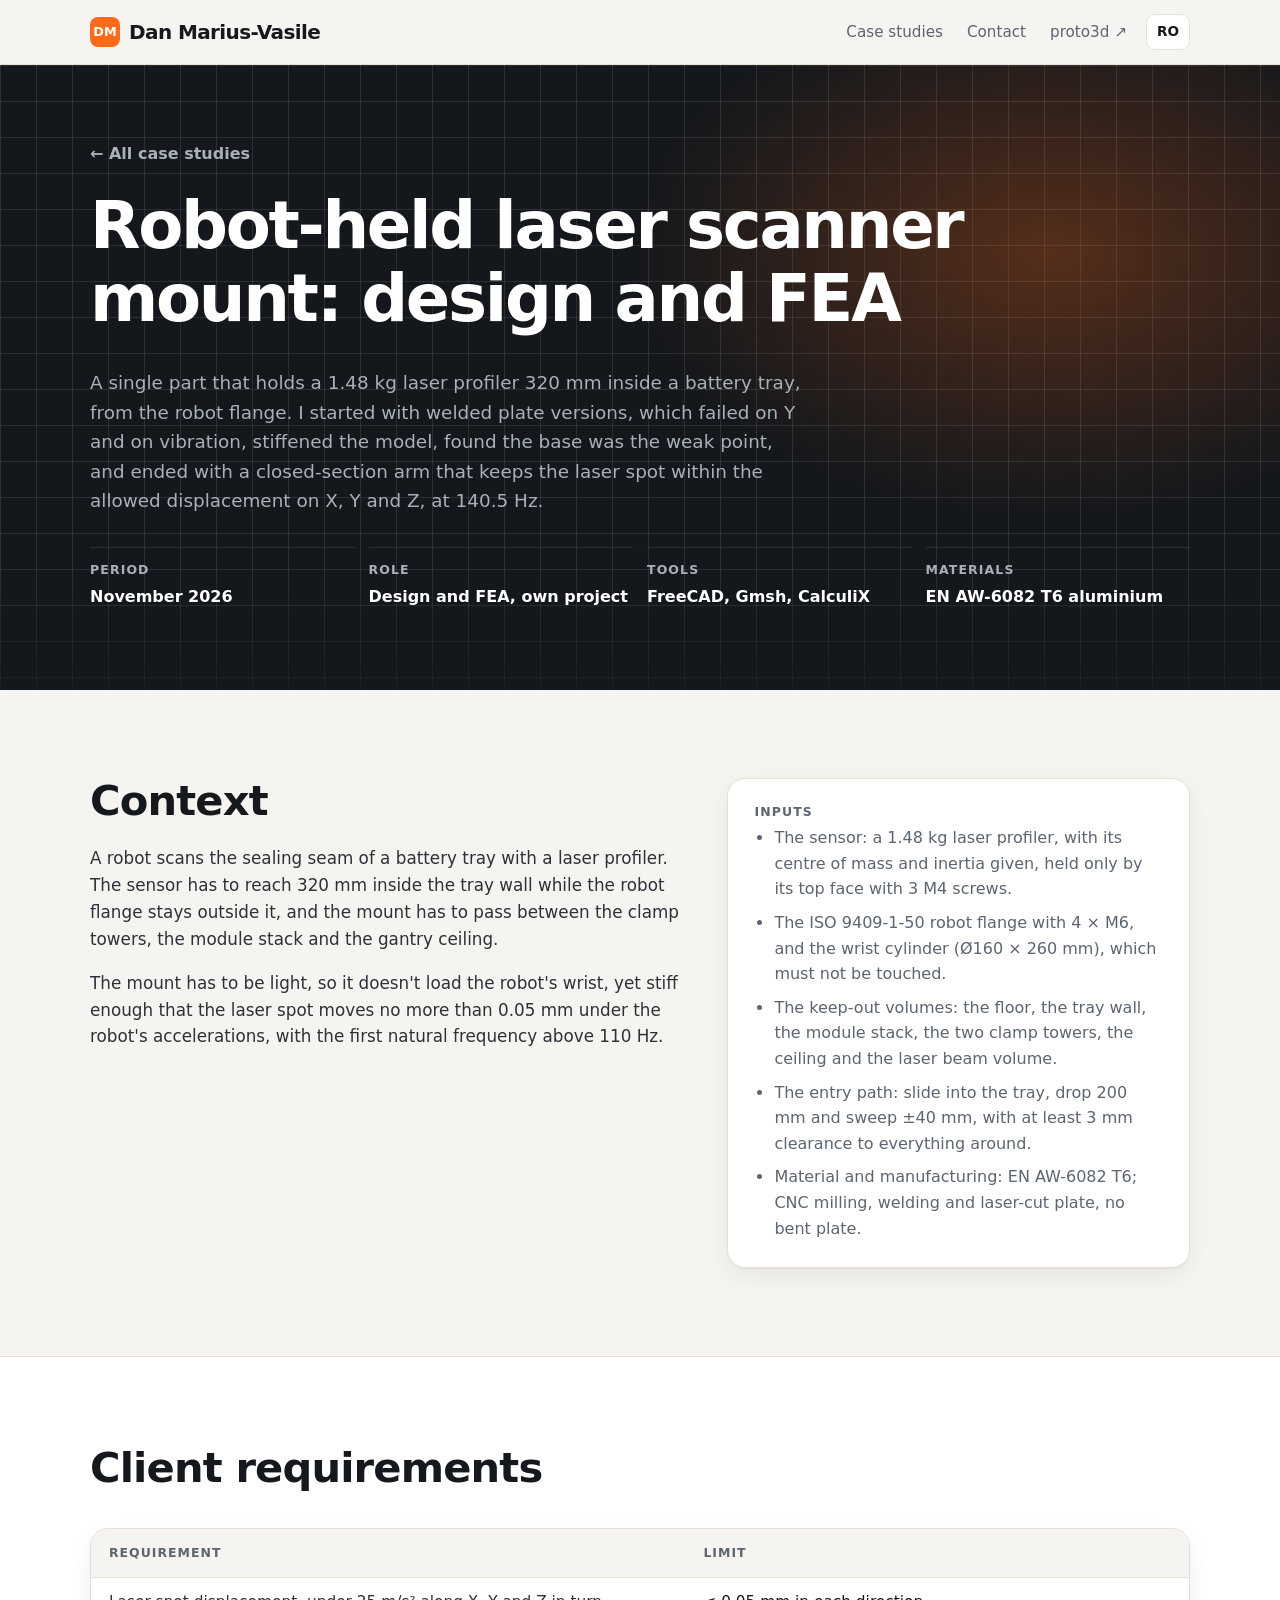
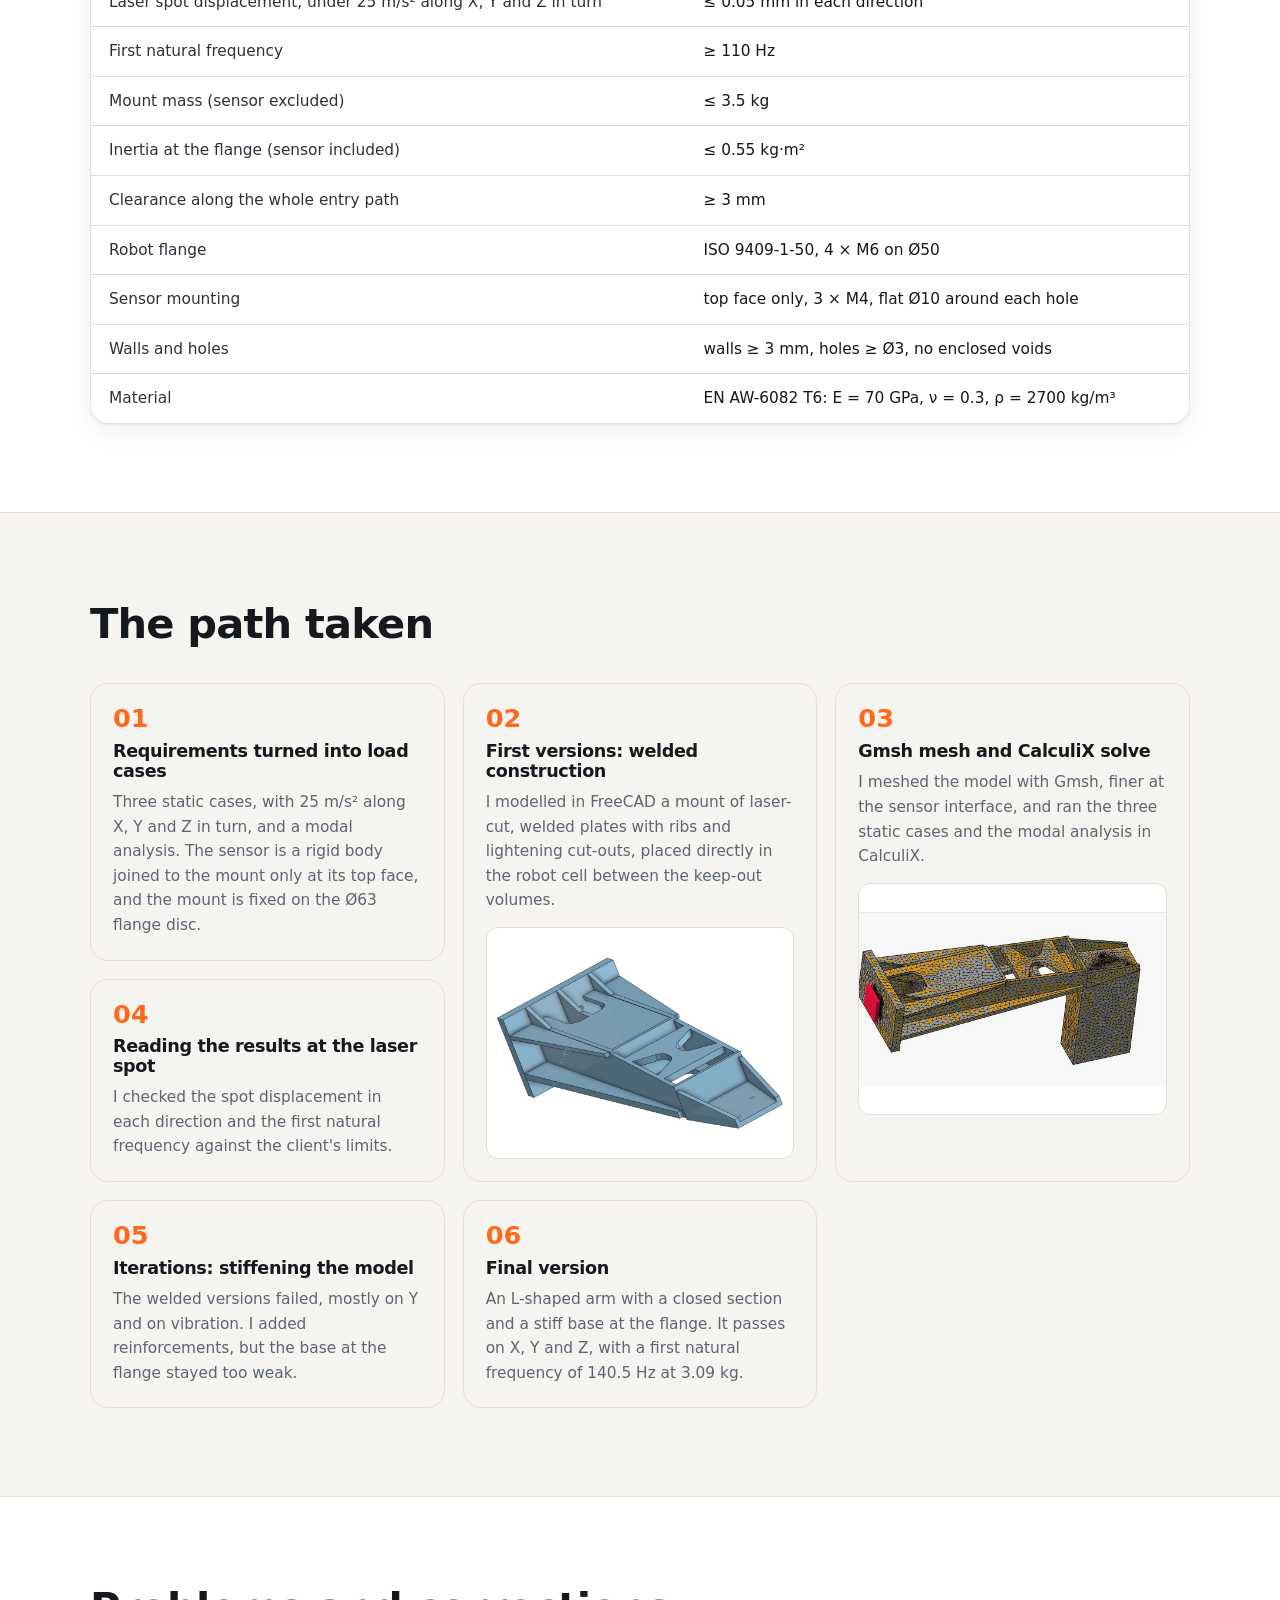
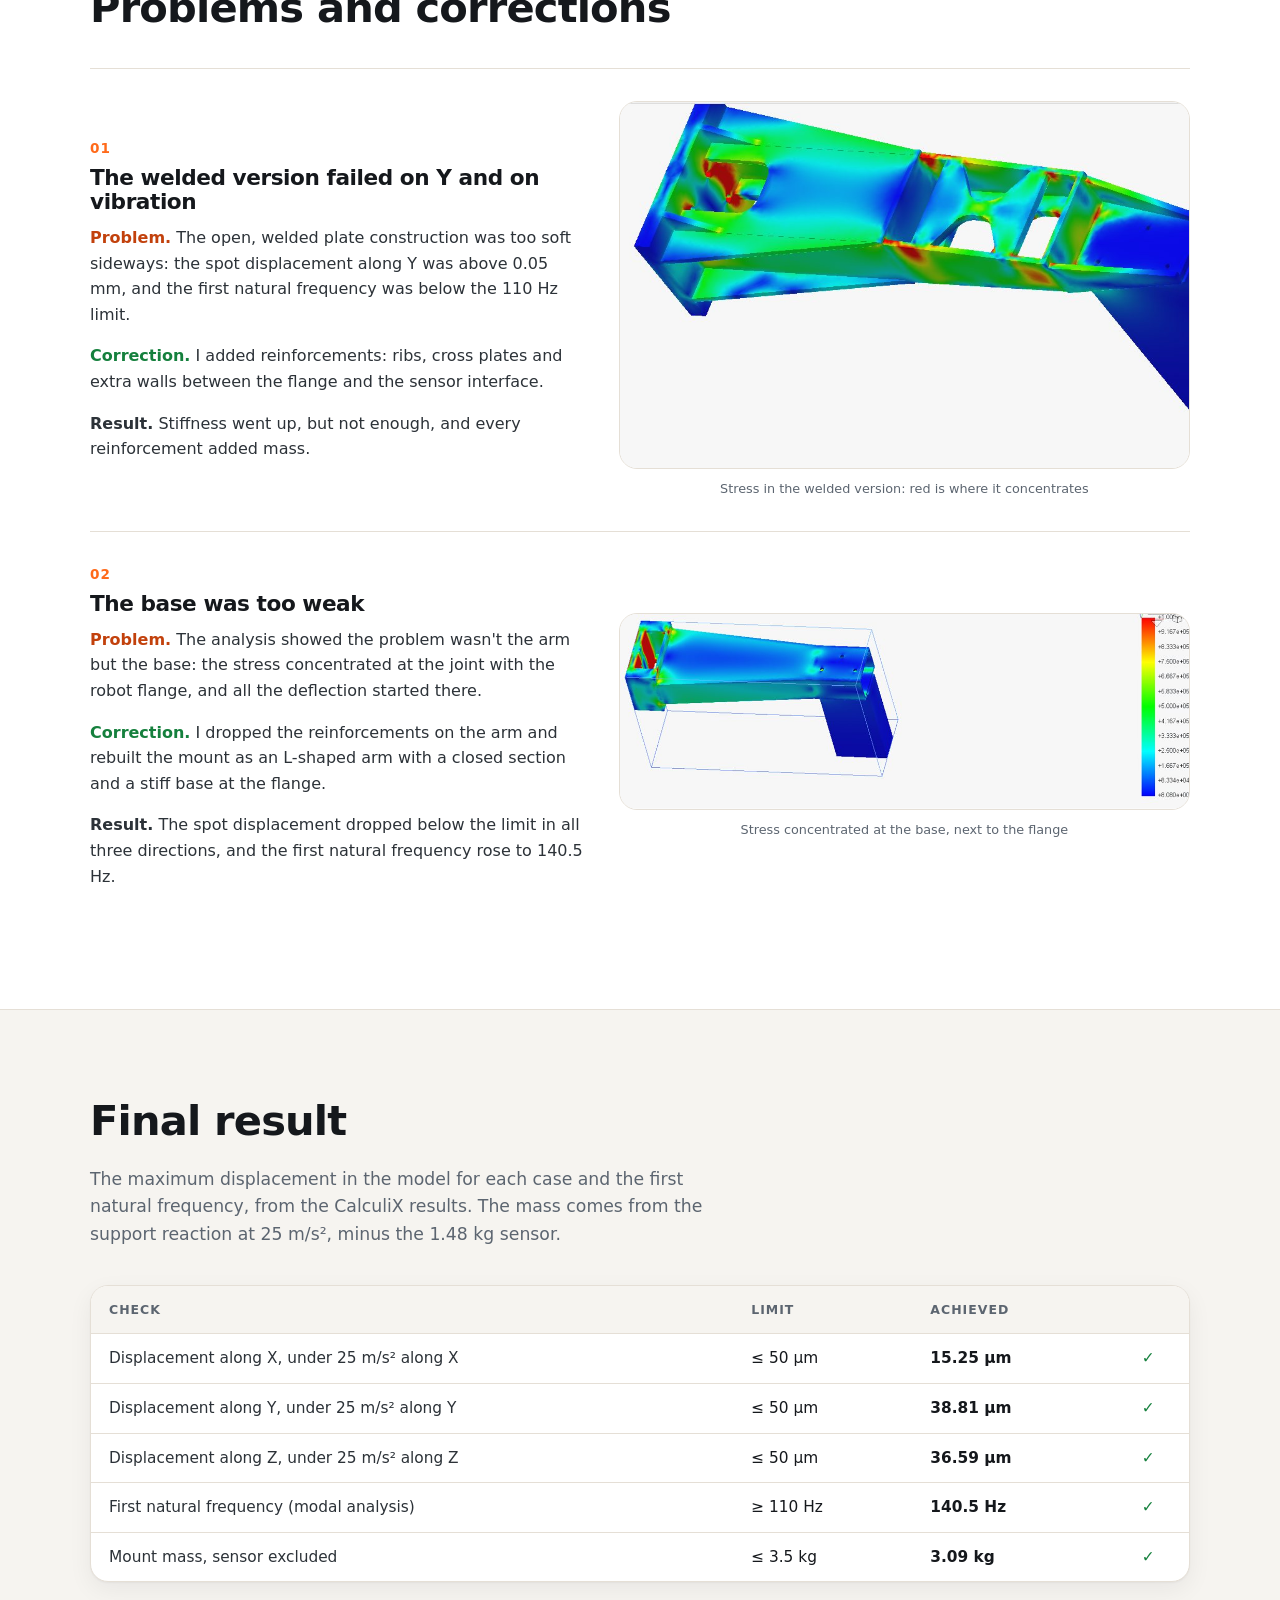
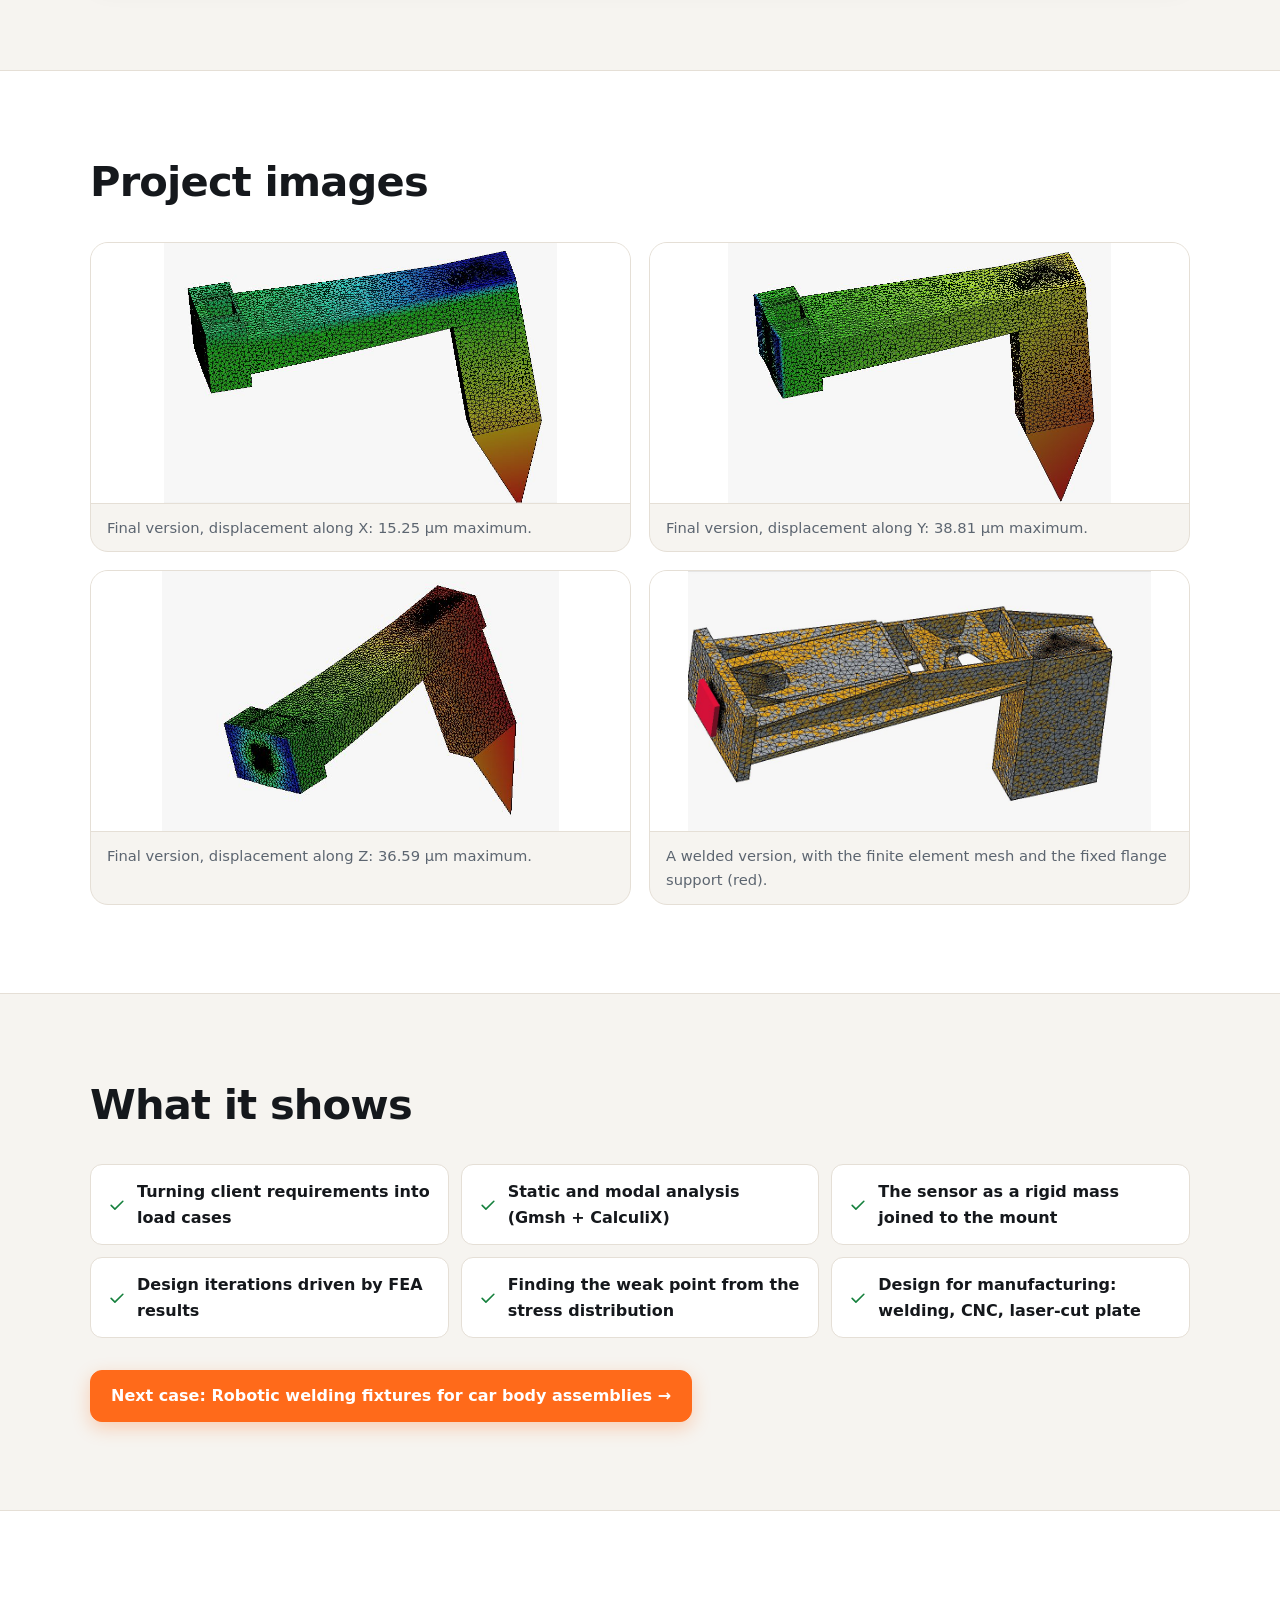
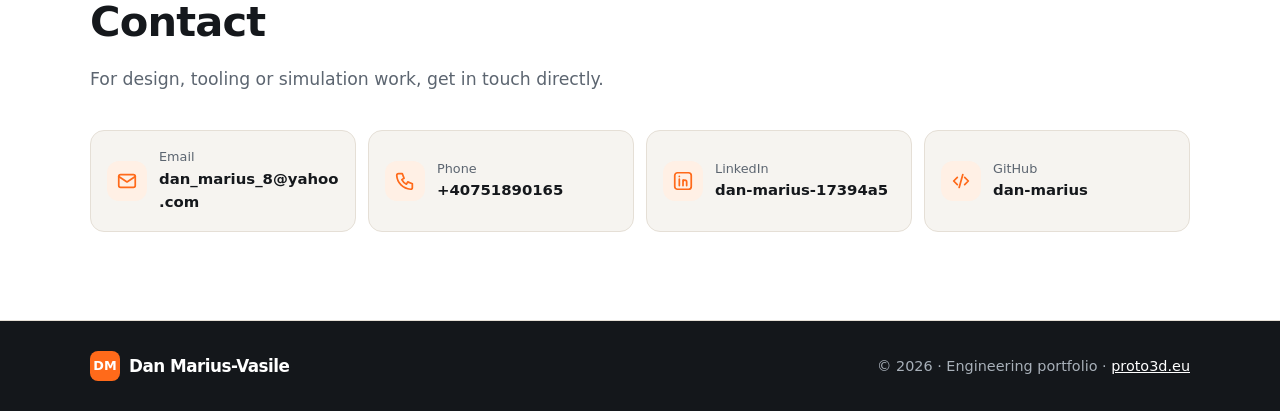
<file: en/portfolio/robot-laser-scanner-mount-fea/index.html>
<!doctype html>
<html lang="en">
<head>
<meta charset="utf-8">
<meta name="viewport" content="width=device-width, initial-scale=1">
<title>Robot-held laser scanner mount: design and FEA – Dan Marius-Vasile</title>
<meta name="description" content="A single part that holds a 1.48 kg laser profiler 320 mm inside a battery tray, from the robot flange. I started with welded plate versions, which failed on Y and on vibration, stiffened the model, found the base was the weak point, and ended with a closed-section arm that keeps the laser spot within the allowed displacement on X, Y and Z, at 140.5 Hz.">
<link rel="canonical" href="https://proto3d.eu/en/portfolio/robot-laser-scanner-mount-fea/">
<link rel="alternate" hreflang="ro" href="https://proto3d.eu/portfolio/suport-scanner-laser-robot-fea/">
<link rel="alternate" hreflang="en" href="https://proto3d.eu/en/portfolio/robot-laser-scanner-mount-fea/">
<link rel="alternate" hreflang="x-default" href="https://proto3d.eu/portfolio/suport-scanner-laser-robot-fea/">
<meta property="og:title" content="Robot-held laser scanner mount: design and FEA – Dan Marius-Vasile">
<meta property="og:description" content="A single part that holds a 1.48 kg laser profiler 320 mm inside a battery tray, from the robot flange. I started with welded plate versions, which failed on Y and on vibration, stiffened the model, found the base was the weak point, and ended with a closed-section arm that keeps the laser spot within the allowed displacement on X, Y and Z, at 140.5 Hz.">
<meta property="og:type" content="website">
<meta property="og:url" content="https://proto3d.eu/en/portfolio/robot-laser-scanner-mount-fea/">
<meta property="og:image" content="https://proto3d.eu/assets/portfolio/arm/welded-stress.jpg">
<meta property="og:locale" content="en_GB">
<meta name="twitter:card" content="summary_large_image">
<meta name="theme-color" content="#14171b">
<link rel="icon" href="/assets/favicon.svg" type="image/svg+xml">
<link rel="stylesheet" href="/style.css">
<script type="application/ld+json">{"@context":"https://schema.org","@type":"CreativeWork","name":"Robot-held laser scanner mount: design and FEA","description":"A single part that holds a 1.48 kg laser profiler 320 mm inside a battery tray, from the robot flange. I started with welded plate versions, which failed on Y and on vibration, stiffened the model, found the base was the weak point, and ended with a closed-section arm that keeps the laser spot within the allowed displacement on X, Y and Z, at 140.5 Hz.","url":"https://proto3d.eu/en/portfolio/robot-laser-scanner-mount-fea/","inLanguage":"en","image":"https://proto3d.eu/assets/portfolio/arm/welded-stress.jpg","author":{"@type":"Person","name":"Dan Marius-Vasile","url":"https://proto3d.eu/en/portfolio/"}}</script>
</head>
<body class="pf">
<header class="top">
  <div class="wrap bar">
    <a class="brand pf-brand" href="/en/portfolio/"><span class="mono">DM</span><span>Dan Marius-Vasile</span></a>
    <nav aria-label="Main">
      <div class="links">
        <a href="/en/portfolio/#cases">Case studies</a>
        <a href="/en/portfolio/#contact">Contact</a>
        <a href="/en/">proto3d ↗</a>
      </div>
      <a class="lang" href="/portfolio/suport-scanner-laser-robot-fea/" hreflang="ro" lang="ro" title="Vezi în română">RO</a>
    </nav>
  </div>
</header>
<main>
<section class="hero pf-hero pf-case-hero">
  <div class="wrap">
    <a class="pf-back" href="/en/portfolio/#cases">← All case studies</a>
    <h1>Robot-held laser scanner mount: design and FEA</h1>
    <p class="lead">A single part that holds a 1.48 kg laser profiler 320 mm inside a battery tray, from the robot flange. I started with welded plate versions, which failed on Y and on vibration, stiffened the model, found the base was the weak point, and ended with a closed-section arm that keeps the laser spot within the allowed displacement on X, Y and Z, at 140.5 Hz.</p>
    <dl class="pf-meta">
      <div><dt>Period</dt><dd>November 2026</dd></div>
      <div><dt>Role</dt><dd>Design and FEA, own project</dd></div>
      <div><dt>Tools</dt><dd>FreeCAD, Gmsh, CalculiX</dd></div>
      <div><dt>Materials</dt><dd>EN AW-6082 T6 aluminium</dd></div>
    </dl>
  </div>
</section>

<article class="pf-article">
  <section class="block">
    <div class="wrap pf-two">
      <div>
        <h2>Context</h2>
        <p>A robot scans the sealing seam of a battery tray with a laser profiler. The sensor has to reach 320 mm inside the tray wall while the robot flange stays outside it, and the mount has to pass between the clamp towers, the module stack and the gantry ceiling.</p>
        <p>The mount has to be light, so it doesn't load the robot's wrist, yet stiff enough that the laser spot moves no more than 0.05 mm under the robot's accelerations, with the first natural frequency above 110 Hz.</p>
      </div>
      <div class="panel">
        <h3>Inputs</h3>
        <ul class="pf-list"><li>The sensor: a 1.48 kg laser profiler, with its centre of mass and inertia given, held only by its top face with 3 M4 screws.</li><li>The ISO 9409-1-50 robot flange with 4 × M6, and the wrist cylinder (Ø160 × 260 mm), which must not be touched.</li><li>The keep-out volumes: the floor, the tray wall, the module stack, the two clamp towers, the ceiling and the laser beam volume.</li><li>The entry path: slide into the tray, drop 200 mm and sweep ±40 mm, with at least 3 mm clearance to everything around.</li><li>Material and manufacturing: EN AW-6082 T6; CNC milling, welding and laser-cut plate, no bent plate.</li></ul>
      </div>
    </div>
  </section>

  <section class="block alt">
    <div class="wrap">
      <div class="head"><h2>Client requirements</h2></div>
      <div class="pf-table-wrap"><table class="pf-table">
        <thead><tr><th>Requirement</th><th>Limit</th></tr></thead>
        <tbody><tr><td>Laser spot displacement, under 25 m/s² along X, Y and Z in turn</td><td>≤ 0.05 mm in each direction</td></tr><tr><td>First natural frequency</td><td>≥ 110 Hz</td></tr><tr><td>Mount mass (sensor excluded)</td><td>≤ 3.5 kg</td></tr><tr><td>Inertia at the flange (sensor included)</td><td>≤ 0.55 kg·m²</td></tr><tr><td>Clearance along the whole entry path</td><td>≥ 3 mm</td></tr><tr><td>Robot flange</td><td>ISO 9409-1-50, 4 × M6 on Ø50</td></tr><tr><td>Sensor mounting</td><td>top face only, 3 × M4, flat Ø10 around each hole</td></tr><tr><td>Walls and holes</td><td>walls ≥ 3 mm, holes ≥ Ø3, no enclosed voids</td></tr><tr><td>Material</td><td>EN AW-6082 T6: E = 70 GPa, ν = 0.3, ρ = 2700 kg/m³</td></tr></tbody>
      </table></div>
    </div>
  </section>

  <section class="block">
    <div class="wrap">
      <div class="head"><h2>The path taken</h2></div>
      <ol class="pf-path">
        <li><h3>Requirements turned into load cases</h3><p>Three static cases, with 25 m/s² along X, Y and Z in turn, and a modal analysis. The sensor is a rigid body joined to the mount only at its top face, and the mount is fixed on the Ø63 flange disc.</p></li>
        <li class="has-pic"><a href="/assets/portfolio/arm/welded-cad.jpg" target="_blank" rel="noopener"><img src="/assets/portfolio/arm/welded-cad.jpg" alt="First versions: welded construction" loading="lazy"></a><h3>First versions: welded construction</h3><p>I modelled in FreeCAD a mount of laser-cut, welded plates with ribs and lightening cut-outs, placed directly in the robot cell between the keep-out volumes.</p></li>
        <li class="has-pic"><a href="/assets/portfolio/arm/welded-mesh.jpg" target="_blank" rel="noopener"><img src="/assets/portfolio/arm/welded-mesh.jpg" alt="Gmsh mesh and CalculiX solve" loading="lazy"></a><h3>Gmsh mesh and CalculiX solve</h3><p>I meshed the model with Gmsh, finer at the sensor interface, and ran the three static cases and the modal analysis in CalculiX.</p></li>
        <li><h3>Reading the results at the laser spot</h3><p>I checked the spot displacement in each direction and the first natural frequency against the client's limits.</p></li>
        <li><h3>Iterations: stiffening the model</h3><p>The welded versions failed, mostly on Y and on vibration. I added reinforcements, but the base at the flange stayed too weak.</p></li>
        <li><h3>Final version</h3><p>An L-shaped arm with a closed section and a stiff base at the flange. It passes on X, Y and Z, with a first natural frequency of 140.5 Hz at 3.09 kg.</p></li>
      </ol>
    </div>
  </section>

  

  <section class="block alt">
    <div class="wrap">
      <div class="head"><h2>Problems and corrections</h2></div>
      <div class="pf-problem">
        <div class="pf-problem-text">
          <span class="pf-num">01</span>
          <h3>The welded version failed on Y and on vibration</h3>
          <p><strong class="bad">Problem.</strong> The open, welded plate construction was too soft sideways: the spot displacement along Y was above 0.05 mm, and the first natural frequency was below the 110 Hz limit.</p>
          <p><strong class="good">Correction.</strong> I added reinforcements: ribs, cross plates and extra walls between the flange and the sensor interface.</p>
          <p><strong>Result.</strong> Stiffness went up, but not enough, and every reinforcement added mass.</p>
        </div>
        <figure class="pf-photos pf-photos-1"><a href="/assets/portfolio/arm/welded-stress.jpg" target="_blank" rel="noopener"><img src="/assets/portfolio/arm/welded-stress.jpg" alt="Stress in the welded version: red is where it concentrates" loading="lazy" style="height:auto;object-fit:contain"></a><figcaption>Stress in the welded version: red is where it concentrates</figcaption></figure>
      </div>
      <div class="pf-problem">
        <div class="pf-problem-text">
          <span class="pf-num">02</span>
          <h3>The base was too weak</h3>
          <p><strong class="bad">Problem.</strong> The analysis showed the problem wasn't the arm but the base: the stress concentrated at the joint with the robot flange, and all the deflection started there.</p>
          <p><strong class="good">Correction.</strong> I dropped the reinforcements on the arm and rebuilt the mount as an L-shaped arm with a closed section and a stiff base at the flange.</p>
          <p><strong>Result.</strong> The spot displacement dropped below the limit in all three directions, and the first natural frequency rose to 140.5 Hz.</p>
        </div>
        <figure class="pf-photos pf-photos-1"><a href="/assets/portfolio/arm/base-stress.jpg" target="_blank" rel="noopener"><img src="/assets/portfolio/arm/base-stress.jpg" alt="Stress concentrated at the base, next to the flange" loading="lazy" style="height:auto;object-fit:contain"></a><figcaption>Stress concentrated at the base, next to the flange</figcaption></figure>
      </div>
    </div>
  </section>

  <section class="block">
    <div class="wrap">
      <div class="head"><h2>Final result</h2><p class="muted">The maximum displacement in the model for each case and the first natural frequency, from the CalculiX results. The mass comes from the support reaction at 25 m/s², minus the 1.48 kg sensor.</p></div>
      <div class="pf-table-wrap"><table class="pf-table">
        <thead><tr><th>Check</th><th>Limit</th><th>Achieved</th><th></th></tr></thead>
        <tbody><tr><td>Displacement along X, under 25 m/s² along X</td><td>≤ 50 µm</td><td><strong>15.25 µm</strong></td><td class="ok">✓</td></tr><tr><td>Displacement along Y, under 25 m/s² along Y</td><td>≤ 50 µm</td><td><strong>38.81 µm</strong></td><td class="ok">✓</td></tr><tr><td>Displacement along Z, under 25 m/s² along Z</td><td>≤ 50 µm</td><td><strong>36.59 µm</strong></td><td class="ok">✓</td></tr><tr><td>First natural frequency (modal analysis)</td><td>≥ 110 Hz</td><td><strong>140.5 Hz</strong></td><td class="ok">✓</td></tr><tr><td>Mount mass, sensor excluded</td><td>≤ 3.5 kg</td><td><strong>3.09 kg</strong></td><td class="ok">✓</td></tr></tbody>
      </table></div>
    </div>
  </section>

  

  <section class="block alt">
    <div class="wrap">
      <div class="head"><h2>Project images</h2></div>
      <div class="pf-gallery">
        <figure><a href="/assets/portfolio/arm/final-disp-x.jpg" target="_blank" rel="noopener"><img src="/assets/portfolio/arm/final-disp-x.jpg" alt="Final version, displacement along X: 15.25 µm maximum." loading="lazy"></a><figcaption>Final version, displacement along X: 15.25 µm maximum.</figcaption></figure>
        <figure><a href="/assets/portfolio/arm/final-disp-y.jpg" target="_blank" rel="noopener"><img src="/assets/portfolio/arm/final-disp-y.jpg" alt="Final version, displacement along Y: 38.81 µm maximum." loading="lazy"></a><figcaption>Final version, displacement along Y: 38.81 µm maximum.</figcaption></figure>
        <figure><a href="/assets/portfolio/arm/final-disp-z.jpg" target="_blank" rel="noopener"><img src="/assets/portfolio/arm/final-disp-z.jpg" alt="Final version, displacement along Z: 36.59 µm maximum." loading="lazy"></a><figcaption>Final version, displacement along Z: 36.59 µm maximum.</figcaption></figure>
        <figure><a href="/assets/portfolio/arm/welded-mesh.jpg" target="_blank" rel="noopener"><img src="/assets/portfolio/arm/welded-mesh.jpg" alt="A welded version, with the finite element mesh and the fixed flange support (red)." loading="lazy"></a><figcaption>A welded version, with the finite element mesh and the fixed flange support (red).</figcaption></figure>
      </div>
    </div>
  </section>

  <section class="block">
    <div class="wrap">
      <div class="head"><h2>What it shows</h2></div>
      <ul class="pf-skills"><li><svg class="ico" viewBox="0 0 24 24" aria-hidden="true"><path d="M5 12.5l4.5 4.5L19 7.5"/></svg>Turning client requirements into load cases</li><li><svg class="ico" viewBox="0 0 24 24" aria-hidden="true"><path d="M5 12.5l4.5 4.5L19 7.5"/></svg>Static and modal analysis (Gmsh + CalculiX)</li><li><svg class="ico" viewBox="0 0 24 24" aria-hidden="true"><path d="M5 12.5l4.5 4.5L19 7.5"/></svg>The sensor as a rigid mass joined to the mount</li><li><svg class="ico" viewBox="0 0 24 24" aria-hidden="true"><path d="M5 12.5l4.5 4.5L19 7.5"/></svg>Design iterations driven by FEA results</li><li><svg class="ico" viewBox="0 0 24 24" aria-hidden="true"><path d="M5 12.5l4.5 4.5L19 7.5"/></svg>Finding the weak point from the stress distribution</li><li><svg class="ico" viewBox="0 0 24 24" aria-hidden="true"><path d="M5 12.5l4.5 4.5L19 7.5"/></svg>Design for manufacturing: welding, CNC, laser-cut plate</li></ul>
      <p class="pf-next"><a class="btn primary" href="/en/portfolio/body-in-white-welding-fixtures/">Next case: Robotic welding fixtures for car body assemblies →</a></p>
    </div>
  </section>
</article>
<section id="contact" class="block alt">
  <div class="wrap">
    <div class="head"><h2>Contact</h2><p class="muted">For design, tooling or simulation work, get in touch directly.</p></div>
    <div class="pf-contact">
      <a class="line" href="mailto:dan_marius_8@yahoo.com" data-mail><svg class="ico" viewBox="0 0 24 24" aria-hidden="true"><rect x="3" y="5" width="18" height="14" rx="2"/><path d="m3 7 9 6 9-6"/></svg><span><small>Email</small>dan_marius_8@yahoo.com</span></a>
      <a class="line" href="tel:+40751890165" data-tel><svg class="ico" viewBox="0 0 24 24" aria-hidden="true"><path d="M5 4h4l2 5-2.5 1.5a11 11 0 0 0 5 5L15 13l5 2v4a2 2 0 0 1-2 2A16 16 0 0 1 3 6a2 2 0 0 1 2-2z"/></svg><span><small>Phone</small>+40751890165</span></a>
      <a class="line" href="https://www.linkedin.com/in/dan-marius-17394a5" target="_blank" rel="noopener"><svg class="ico" viewBox="0 0 24 24" aria-hidden="true"><rect x="3" y="3" width="18" height="18" rx="3"/><path d="M8 10v7M8 7v.01M12 17v-4a2 2 0 0 1 4 0v4M12 11v6"/></svg><span><small>LinkedIn</small>dan-marius-17394a5</span></a>
      <a class="line" href="https://github.com/dan-marius" target="_blank" rel="noopener"><svg class="ico" viewBox="0 0 24 24" aria-hidden="true"><path d="m8 8-4 4 4 4M16 8l4 4-4 4M14 5l-4 14"/></svg><span><small>GitHub</small>dan-marius</span></a>
    </div>
  </div>
</section>
</main>
<footer>
  <div class="wrap foot">
    <span class="brand pf-brand"><span class="mono">DM</span><span>Dan Marius-Vasile</span></span>
    <span>© 2026 · Engineering portfolio · <a href="/en/">proto3d.eu</a></span>
  </div>
</footer>
</body>
</html>
</file>
<file: style.css>
:root{
  --bg:#f6f4f0; --ink:#15181c; --muted:#5c6570; --line:#e5dfd6;
  --card:#ffffff; --accent:#ff6a1a; --accent-dark:#e0560c; --accent-ink:#ffffff; --soft:#fff0e5;
  --dark:#14171b; --dark-2:#1d2126; --dark-line:rgba(255,255,255,.1); --dark-muted:#a8b0b9;
  --wa:#25d366;
  --radius:18px; --shadow:0 1px 2px rgba(20,23,27,.04),0 8px 24px rgba(20,23,27,.06);
}
*{box-sizing:border-box}
html{scroll-behavior:smooth;scroll-padding-top:76px}
body{margin:0;background:var(--bg);color:var(--ink);font:16px/1.6 system-ui,-apple-system,"Segoe UI",Roboto,"Helvetica Neue",Arial,sans-serif;-webkit-font-smoothing:antialiased}
.wrap{max-width:1140px;margin:0 auto;padding:0 20px}
a{color:inherit}
img{max-width:100%}
h1,h2,h3{line-height:1.12;margin:0 0 .5em;letter-spacing:-.02em}
h1{font-size:clamp(2.4rem,5.6vw,4.1rem);font-weight:800;letter-spacing:-.035em}
h2{font-size:clamp(1.75rem,3.6vw,2.6rem);font-weight:800}
h3{font-size:1.1rem;font-weight:700}
p{margin:0 0 1em}
.muted{color:var(--muted)} .small{font-size:.9rem}
.ico{width:20px;height:20px;flex:none;fill:none;stroke:currentColor;stroke-width:1.9;stroke-linecap:round;stroke-linejoin:round}

/* header */
.top{position:sticky;top:0;z-index:20;background:rgba(246,244,240,.86);backdrop-filter:saturate(1.4) blur(12px);-webkit-backdrop-filter:saturate(1.4) blur(12px);border-bottom:1px solid var(--line)}
.bar{display:flex;align-items:center;justify-content:space-between;height:64px;gap:12px}
.brand{display:inline-flex;align-items:center;gap:9px;font-weight:800;font-size:1.25rem;text-decoration:none;letter-spacing:-.03em}
.brand b{color:var(--accent)}
.brand img{border-radius:8px}
nav{display:flex;gap:8px;align-items:center}
nav .links{display:flex;gap:2px}
nav .links a{text-decoration:none;padding:7px 11px;border-radius:9px;font-size:.95rem;color:var(--muted);font-weight:500}
nav .links a:hover{background:rgba(20,23,27,.06);color:var(--ink)}
nav a.lang{text-decoration:none;font-size:.85rem;font-weight:700;padding:6px 10px;border:1px solid var(--line);border-radius:9px;background:var(--card)}

/* buttons */
.btn{display:inline-flex;align-items:center;justify-content:center;gap:8px;border:1.5px solid var(--ink);background:transparent;color:var(--ink);padding:12px 20px;border-radius:12px;font:inherit;font-weight:700;text-decoration:none;cursor:pointer;transition:transform .15s,background .15s,box-shadow .15s,filter .15s}
.btn:hover{transform:translateY(-1px)}
.btn.sm{padding:8px 14px;font-size:.92rem;border-radius:10px}
.btn.primary{background:var(--accent);border-color:var(--accent);color:var(--accent-ink);box-shadow:0 6px 18px rgba(255,106,26,.28)}
.btn.primary:hover{background:var(--accent-dark);border-color:var(--accent-dark)}
.btn.ghost{border-color:var(--line);background:var(--card)}
.btn.ghost:hover{border-color:var(--ink)}
.btn:disabled,.btn[aria-disabled="true"]{opacity:.45;cursor:not-allowed;pointer-events:none;box-shadow:none}

/* hero */
.hero{position:relative;overflow:hidden;color:#fff;background:
  radial-gradient(600px 380px at 82% 30%,rgba(255,106,26,.28),transparent 70%),
  linear-gradient(var(--dark-line) 1px,transparent 1px) 0 0/36px 36px,
  linear-gradient(90deg,var(--dark-line) 1px,transparent 1px) 0 0/36px 36px,
  var(--dark)}
.hero::after{content:"";position:absolute;inset:auto 0 0 0;height:120px;background:linear-gradient(transparent,rgba(20,23,27,.6));pointer-events:none}
.hero-grid{position:relative;z-index:1;display:grid;grid-template-columns:1.1fr 1fr;gap:48px;align-items:center;padding-top:84px;padding-bottom:92px}
.eyebrow{display:inline-block;font-size:.82rem;font-weight:700;letter-spacing:.08em;text-transform:uppercase;color:#ffb48a;background:rgba(255,106,26,.12);border:1px solid rgba(255,106,26,.3);padding:6px 12px;border-radius:999px;margin-bottom:22px}
.hero h1 span{color:var(--accent);display:block}
.lead{font-size:1.15rem;color:var(--dark-muted);max-width:560px}
.actions{display:flex;flex-wrap:wrap;gap:10px;margin-top:28px}
.hero .btn.ghost{background:rgba(255,255,255,.06);border-color:rgba(255,255,255,.22);color:#fff}
.hero .btn.ghost:hover{background:rgba(255,255,255,.12);border-color:#fff}
.points{list-style:none;padding:0;margin:30px 0 0;display:grid;gap:10px;color:#e3e7eb}
.points li{display:flex;gap:10px;align-items:center}
.points .ico{color:var(--accent);width:22px;height:22px;padding:3px;border-radius:50%;background:rgba(255,106,26,.15);stroke-width:2.6}

.hero-art{position:relative;min-height:420px}
.hero-art img{position:absolute;display:block;height:auto;object-fit:cover;border-radius:var(--radius);box-shadow:0 30px 60px rgba(0,0,0,.45)}
.art-main{right:0;top:0;width:88%;aspect-ratio:679/526;transform:rotate(2deg);border:1px solid var(--dark-line)}
.art-side{left:0;bottom:0;width:46%;aspect-ratio:449/521;transform:rotate(-4deg);border:6px solid #fff}
.art-badge{position:absolute;right:6%;bottom:6%;display:inline-flex;align-items:center;gap:8px;background:#fff;color:var(--ink);font-weight:700;font-size:.92rem;padding:10px 14px;border-radius:12px;box-shadow:0 16px 36px rgba(0,0,0,.35)}
.art-badge .ico{color:var(--accent)}

/* sections */
.block{padding:88px 0}
.block.alt{background:var(--card);border-top:1px solid var(--line);border-bottom:1px solid var(--line)}
.head{max-width:640px;margin-bottom:36px}
.head p{font-size:1.08rem;margin:0}

.cards{display:grid;grid-template-columns:repeat(4,1fr);gap:18px}
.card{background:var(--card);border:1px solid var(--line);border-radius:var(--radius);padding:26px;box-shadow:var(--shadow);transition:transform .2s,box-shadow .2s}
.card:hover{transform:translateY(-3px);box-shadow:0 2px 4px rgba(20,23,27,.04),0 18px 40px rgba(20,23,27,.1)}
.card .badge{display:inline-grid;place-items:center;width:48px;height:48px;border-radius:14px;background:var(--soft);color:var(--accent);margin-bottom:18px}
.card .badge .ico{width:24px;height:24px}
.card p{margin:0;color:var(--muted);font-size:.97rem}

.steps{list-style:none;padding:0;margin:0;display:grid;grid-template-columns:repeat(4,1fr);gap:18px;counter-reset:step}
.steps li{position:relative;counter-increment:step;padding:26px 24px 24px;border-radius:var(--radius);background:var(--card);box-shadow:var(--shadow);border:1px solid var(--line)}
.steps li::before{content:counter(step,decimal-leading-zero);display:block;font-size:2.4rem;font-weight:800;letter-spacing:-.04em;color:var(--accent);line-height:1;margin-bottom:16px}
.steps p{margin:0;color:var(--muted);font-size:.97rem}

/* materials */
.mats{display:grid;grid-template-columns:repeat(3,1fr);gap:18px;margin-bottom:18px}
.mat{background:var(--bg);border:1px solid var(--line);border-radius:var(--radius);padding:24px}
.mat-top{display:flex;justify-content:space-between;align-items:center;margin-bottom:14px}
.mat-name{font-size:1.6rem;font-weight:800;letter-spacing:-.03em}
.mat-temp{font-size:.85rem;font-weight:700;color:var(--accent-dark);background:var(--soft);padding:4px 10px;border-radius:999px}
.mat h3{margin-bottom:.35em}
.mat p{margin:0;color:var(--muted);font-size:.97rem}
.mats + .note{margin:14px 0 0;font-size:.88rem;color:var(--muted)}
.help{margin:0}

/* gallery */
.grid{display:grid;grid-template-columns:repeat(4,1fr);grid-auto-rows:230px;grid-auto-flow:dense;gap:16px}
.grid figure{position:relative;margin:0;border-radius:var(--radius);overflow:hidden;background:var(--dark-2);box-shadow:var(--shadow)}
.grid figure.tall{grid-row:span 2}
.grid img,.ph{display:block;width:100%;height:100%;object-fit:cover;transition:transform .5s}
.grid figure:hover img{transform:scale(1.04)}
.ph{display:grid;place-items:center;background:linear-gradient(135deg,var(--soft),#ffe0cc);color:var(--accent);font-weight:800;font-size:2rem}
.grid figcaption{position:absolute;inset:auto 0 0 0;padding:44px 16px 14px;color:#fff;background:linear-gradient(transparent,rgba(10,12,14,.82));display:grid;gap:2px}
.grid figcaption strong{font-size:1rem;line-height:1.25}
.grid figcaption span{font-size:.85rem;color:#d5dade}

/* faq */
.faq{display:grid;gap:12px;max-width:860px}
.faq details{background:var(--bg);border:1px solid var(--line);border-radius:14px;padding:0 20px}
.faq summary{cursor:pointer;list-style:none;display:flex;justify-content:space-between;align-items:center;gap:16px;padding:18px 0;font-weight:700;font-size:1.03rem}
.faq summary::-webkit-details-marker{display:none}
.faq summary::after{content:"+";flex:none;display:grid;place-items:center;width:28px;height:28px;border-radius:50%;background:var(--soft);color:var(--accent);font-size:1.2rem;font-weight:700;transition:transform .2s}
.faq details[open] summary::after{transform:rotate(45deg)}
.faq details p{margin:0 0 18px;color:var(--muted)}

/* calculator */
.calc{display:grid;grid-template-columns:1.25fr 1fr;gap:22px;align-items:start}
.inputs,.quote,.panel{background:var(--card);border:1px solid var(--line);border-radius:var(--radius);padding:26px;box-shadow:var(--shadow)}
.inputs h3{margin:26px 0 6px;color:var(--muted);font-size:.78rem;text-transform:uppercase;letter-spacing:.09em}
.inputs h3:first-child{margin-top:0}
.row{display:flex;justify-content:space-between;align-items:center;gap:14px;padding:12px 0;border-bottom:1px solid var(--line)}
.row label{display:flex;flex-direction:column;flex:1}
.row .name{font-weight:600}
.row .price,.check .price{color:var(--muted);font-size:.88rem}
.row input{width:88px;text-align:center;font-weight:700}
input,textarea{font:inherit;padding:11px 13px;border:1.5px solid var(--line);border-radius:12px;background:#fff;color:var(--ink);width:100%;transition:border-color .15s}
input:hover,textarea:hover{border-color:#cfc7bb}
input:focus,textarea:focus,.btn:focus-visible,a:focus-visible{outline:3px solid rgba(255,106,26,.35);outline-offset:1px;border-color:var(--accent)}
.check{display:flex;gap:12px;align-items:center;padding:11px 0;border-bottom:1px solid var(--line);cursor:pointer}
.check input{width:20px;height:20px;margin:0;accent-color:var(--accent)}
.check .name{flex:1;font-weight:500}
.check .price{font-weight:700;color:var(--ink);white-space:nowrap}
.help{margin:18px 0 0;padding:12px 14px;border-radius:12px;background:var(--soft);color:#7a3a12;font-size:.93rem}

.quote{position:sticky;top:84px;background:var(--dark);color:#fff;border-color:var(--dark)}
.quote h3{color:var(--dark-muted);font-size:.78rem;text-transform:uppercase;letter-spacing:.09em}
.quote ul{list-style:none;margin:0 0 10px;padding:0}
.quote li{display:flex;justify-content:space-between;gap:12px;padding:9px 0;border-bottom:1px solid var(--dark-line);font-size:.95rem}
.quote li.muted{color:var(--dark-muted);border:0}
.total{display:flex;justify-content:space-between;align-items:baseline;margin:16px 0 4px}
.total strong{font-size:2.1rem;font-weight:800;letter-spacing:-.03em;color:var(--accent)}
#quote-note{color:var(--dark-muted);min-height:1em}
.quote .btn{display:flex;width:100%;margin-top:10px}
.quote .btn.ghost{background:transparent;color:#fff;border-color:rgba(255,255,255,.25)}
.quote .btn.ghost:hover{border-color:#fff}

/* contact */
.contact{display:grid;grid-template-columns:1.4fr 1fr;gap:22px;align-items:start}
#contact-form{display:grid;gap:16px}
#contact-form label{display:grid;gap:7px;font-weight:600;font-size:.95rem}
#contact-form .btn{justify-self:start}
.hp{position:absolute;left:-9999px;width:1px;height:1px;opacity:0}
.direct{background:var(--dark);color:#fff;border-radius:var(--radius);padding:26px;display:grid;gap:6px}
.direct h3{color:var(--dark-muted);font-size:.78rem;text-transform:uppercase;letter-spacing:.09em}
.direct .line{display:flex;gap:14px;align-items:center;padding:12px;margin:0 -12px;border-radius:12px;text-decoration:none;word-break:break-word}
.direct a.line:hover{background:rgba(255,255,255,.06)}
.direct .line .ico{width:40px;height:40px;padding:9px;border-radius:12px;background:rgba(255,106,26,.15);color:var(--accent)}
.direct .line span{display:grid;font-weight:600}
.direct small{color:var(--dark-muted);font-weight:500;font-size:.8rem}

footer{background:var(--dark);color:var(--dark-muted);padding:30px 0;font-size:.9rem}
.foot{display:flex;flex-wrap:wrap;gap:12px 24px;align-items:center;justify-content:space-between}
footer .brand{color:#fff;font-size:1.1rem}

/* floating WhatsApp */
.fab{position:fixed;right:18px;bottom:18px;z-index:30;display:grid;place-items:center;width:58px;height:58px;border-radius:50%;background:var(--wa);color:#fff;box-shadow:0 10px 28px rgba(0,0,0,.25);transition:transform .15s}
.fab:hover{transform:scale(1.06)}
.fab .ico{width:30px;height:30px;stroke-width:1.8}

@media (max-width:980px){
  nav .links{display:none}
  .hero-grid{grid-template-columns:1fr;gap:40px;padding-top:56px;padding-bottom:64px}
  .hero-art{min-height:0;height:min(80vw,420px);max-width:560px}
  .cards,.steps{grid-template-columns:repeat(2,1fr)}
  .mats{grid-template-columns:1fr}
  .grid{grid-template-columns:repeat(2,1fr);grid-auto-rows:200px}
  .calc,.contact{grid-template-columns:1fr}
  .quote{position:static}
}
@media (max-width:560px){
  .wrap{padding:0 16px}
  .block{padding:64px 0}
  .cards,.steps{grid-template-columns:1fr}
  .grid{grid-auto-rows:160px;gap:10px}
  .grid figcaption{padding:32px 10px 10px}
  .grid figcaption strong{font-size:.88rem}
  .grid figcaption span{display:none}
  .actions .btn{flex:1 1 100%}
  .bar .btn.sm{display:none}
}
@media (prefers-reduced-motion:reduce){
  html{scroll-behavior:auto}
  *{transition:none!important}
}

/* ---------- engineering portfolio ---------- */
.pf-brand .mono{display:inline-grid;place-items:center;width:30px;height:30px;border-radius:8px;background:var(--accent);color:#fff;font-size:.8rem;font-weight:800;letter-spacing:0}
footer .pf-brand{color:#fff;font-size:1.05rem}
footer a{color:#fff}
.chip{display:inline-block;font-size:.8rem;font-weight:600;padding:4px 10px;border-radius:999px;background:var(--soft);color:#9a420f;white-space:nowrap}
.pf-hero .wrap{position:relative;z-index:1;padding-top:76px;padding-bottom:80px}
.pf-hero h1{max-width:900px}
.pf-hero .lead{max-width:720px}
.pf-stats{display:grid;grid-template-columns:repeat(4,1fr);gap:14px;margin:36px 0 0}
.pf-stats div{background:rgba(255,255,255,.05);border:1px solid var(--dark-line);border-radius:14px;padding:16px 18px}
.pf-stats dt{font-size:2rem;font-weight:800;letter-spacing:-.03em;color:var(--accent);line-height:1.1}
.pf-stats dd{margin:4px 0 0;color:var(--dark-muted);font-size:.92rem}
.pf-tools{margin-top:24px;display:flex;flex-wrap:wrap;gap:8px;align-items:center}
.pf-tools .muted{color:var(--dark-muted);margin-right:4px}
.pf-hero .chip{background:rgba(255,255,255,.08);color:#e3e7eb}

.pf-cards{display:grid;grid-template-columns:repeat(2,1fr);gap:20px}
.pf-card{display:flex;flex-direction:column;background:var(--card);border:1px solid var(--line);border-radius:var(--radius);overflow:hidden;text-decoration:none;box-shadow:var(--shadow);transition:transform .2s,box-shadow .2s}
.pf-card:hover{transform:translateY(-3px);box-shadow:0 2px 4px rgba(20,23,27,.04),0 18px 40px rgba(20,23,27,.1)}
.pf-card img{display:block;width:100%;aspect-ratio:465/220;object-fit:cover;background:#dcdcdc}
.pf-card-body{padding:22px 24px 24px;display:grid;gap:10px;flex:1;align-content:start}
.pf-card h3{margin:0;font-size:1.25rem}
.pf-card p{margin:0;color:var(--muted)}
.pf-tags{display:flex;flex-wrap:wrap;gap:6px}
.pf-more{font-weight:700;color:var(--accent-dark)}

.pf-contact{display:grid;grid-template-columns:repeat(4,1fr);gap:12px}
.pf-contact .line{display:flex;gap:12px;align-items:center;padding:16px;border-radius:14px;background:var(--bg);border:1px solid var(--line);text-decoration:none;min-width:0}
.pf-contact .line:hover{border-color:var(--ink)}
.pf-contact .ico{width:40px;height:40px;padding:9px;border-radius:12px;background:var(--soft);color:var(--accent)}
.pf-contact span{display:grid;font-weight:600;min-width:0;overflow-wrap:anywhere;font-size:.93rem}
.pf-contact small{color:var(--muted);font-weight:500;font-size:.8rem}

.pf-back{display:inline-block;color:var(--dark-muted);text-decoration:none;font-weight:600;margin-bottom:22px}
.pf-back:hover{color:#fff}
.pf-meta{display:grid;grid-template-columns:repeat(4,1fr);gap:14px;margin:32px 0 0}
.pf-meta div{border-top:1px solid var(--dark-line);padding-top:12px}
.pf-meta dt{color:var(--dark-muted);font-size:.78rem;text-transform:uppercase;letter-spacing:.09em;font-weight:700}
.pf-meta dd{margin:4px 0 0;color:#fff;font-weight:600}

.pf-two{display:grid;grid-template-columns:1.3fr 1fr;gap:36px;align-items:start}
.pf-two p{font-size:1.05rem;color:#2c3238}
.pf-list{margin:0;padding-left:20px;display:grid;gap:8px;color:var(--muted)}
.panel h3{color:var(--muted);font-size:.78rem;text-transform:uppercase;letter-spacing:.09em}

.pf-path{list-style:none;padding:0;margin:0;display:grid;grid-template-columns:repeat(3,1fr);gap:18px;counter-reset:step}
.pf-path li{counter-increment:step;background:var(--bg);border:1px solid var(--line);border-radius:var(--radius);padding:22px}
.pf-path li::before{content:counter(step,decimal-leading-zero);display:block;font-size:1.6rem;font-weight:800;color:var(--accent);margin-bottom:10px;line-height:1}
.pf-path p{margin:0;color:var(--muted);font-size:.96rem}
.pf-path li.has-pic{grid-row:span 2;display:flex;flex-direction:column}
.pf-path li.has-pic a{order:3;display:block;margin-top:14px;border-radius:12px;overflow:hidden;border:1px solid var(--line);background:#fff}
.pf-path li.has-pic img{display:block;width:100%;aspect-ratio:4/3;object-fit:contain}

.pf-problem{display:grid;grid-template-columns:1fr 1.15fr;gap:32px;align-items:center;padding:32px 0;border-top:1px solid var(--line)}
.pf-problem:first-of-type{border-top:0;padding-top:0}
.pf-num{display:block;font-size:.85rem;font-weight:800;color:var(--accent);letter-spacing:.08em;margin-bottom:6px}
.pf-problem h3{font-size:1.35rem}
.pf-problem p{color:#2c3238}
.pf-problem p:last-child{margin-bottom:0}
.pf-problem .bad{color:#c2410c}
.pf-problem .good{color:#15803d}
.pf-diagram{margin:0;background:var(--card);border:1px solid var(--line);border-radius:var(--radius);padding:18px 18px 10px;box-shadow:var(--shadow)}
.pf-diagram figcaption{font-size:.8rem;color:var(--muted);text-align:center;margin-top:6px}
.diagram{display:block;width:100%;height:auto;font-family:inherit}
.diagram .d-h{font-size:14px;font-weight:700;fill:var(--ink);text-anchor:middle}
.diagram .d-s{font-size:11px;fill:var(--muted)}
.diagram .d-c{text-anchor:middle}
.diagram .d-e{text-anchor:end}
.diagram .d-ok{fill:#15803d;font-weight:700}
.diagram .d-bad{fill:#c2410c;font-weight:700}
.diagram .d-part{stroke:#6b7280;stroke-width:5;stroke-linecap:round}
.diagram .d-base{fill:#e5e7eb;stroke:#9ca3af;stroke-width:1.5}
.diagram .d-gun{fill:rgba(220,38,38,.07);stroke:#dc2626;stroke-width:1.5;stroke-dasharray:5 4}
.diagram .d-gunpath{stroke:#dc2626;stroke-width:1.5;stroke-dasharray:5 4}
.diagram .d-arm{fill:none;stroke:#3f6212;stroke-width:6;stroke-linejoin:round;stroke-linecap:round}
.diagram .d-arm-thick{stroke-width:15;stroke:#4d7c0f}
.diagram .d-rib{stroke:#d9f99d;stroke-width:2}
.diagram .d-defl{fill:none;stroke:#c2410c;stroke-width:2;stroke-dasharray:6 4}
.diagram .d-load,.diagram .d-load-up{stroke:var(--accent);stroke-width:2.5}
.diagram .d-load-up{stroke:#15803d}
.diagram .d-arrow{fill:var(--accent)}
.diagram .d-arrow-ok{fill:#15803d}
.diagram .d-grip{fill:#fed7aa;stroke:#ea580c;stroke-width:1.5}
.diagram .d-unit{fill:#d9f99d;stroke:#4d7c0f;stroke-width:1.5}
.diagram .d-hit{fill:#fecaca;stroke:#dc2626}
.diagram .d-ring{fill:none;stroke:#dc2626;stroke-width:2}
.diagram .d-rail{stroke:#9ca3af;stroke-width:8;stroke-linecap:round}

.pf-models{display:grid;grid-template-columns:repeat(2,1fr);gap:20px}
.pf-model{display:grid;grid-template-columns:200px 1fr;background:var(--card);border:1px solid var(--line);border-radius:var(--radius);overflow:hidden;box-shadow:var(--shadow)}
.pf-model img{display:block;width:100%;height:100%;min-height:240px;object-fit:cover}
.pf-model-body{padding:20px 22px}
.pf-model-body h3{margin:10px 0 6px}
.pf-model-body p{margin:0 0 8px;color:var(--muted);font-size:.95rem}
.pf-model-body strong{color:var(--ink)}
.pf-photos{margin:0;display:grid;gap:10px;grid-template-columns:1fr}
.pf-photos-2{grid-template-columns:1fr 1fr}
.pf-photos a{display:block;border-radius:var(--radius);overflow:hidden;border:1px solid var(--line);background:#fff}
.pf-photos img{display:block;width:100%;height:320px;object-fit:cover}
.pf-photos figcaption{grid-column:1/-1;font-size:.8rem;color:var(--muted);text-align:center}
.pf-video{position:relative;border-radius:var(--radius);overflow:hidden;background:#000;max-width:860px}
.pf-video video{display:block;width:100%;max-height:70vh}
.pf-video iframe{display:block;width:100%;aspect-ratio:16/9;border:0}
.pf-gallery{display:grid;grid-template-columns:repeat(2,1fr);gap:18px}
.pf-gallery figure{margin:0;background:var(--bg);border:1px solid var(--line);border-radius:var(--radius);overflow:hidden}
.pf-gallery img{display:block;width:100%;height:260px;object-fit:contain;background:#fff}
.pf-gallery figcaption{padding:12px 16px;font-size:.92rem;color:var(--muted);border-top:1px solid var(--line)}

.pf-skills{list-style:none;padding:0;margin:0;display:grid;grid-template-columns:repeat(3,1fr);gap:12px}
.pf-skills li{display:flex;gap:10px;align-items:center;background:var(--card);border:1px solid var(--line);border-radius:12px;padding:14px 16px;font-weight:600}
.pf-skills .ico{color:#15803d;flex:none}
.pf-next{margin:32px 0 0}

@media (max-width:980px){
  .pf-stats,.pf-meta,.pf-contact{grid-template-columns:repeat(2,1fr)}
  .pf-cards,.pf-two,.pf-problem,.pf-gallery,.pf-models{grid-template-columns:1fr}
  .pf-path,.pf-skills{grid-template-columns:repeat(2,1fr)}
}
@media (max-width:560px){
  .pf-contact,.pf-path,.pf-skills{grid-template-columns:1fr}
  .pf-stats dt{font-size:1.6rem}
  .pf-gallery img{height:200px}
  .pf-model{grid-template-columns:1fr}
  .pf-model img{min-height:0;height:240px}
  .pf-photos img{height:240px}
}

.pf-table-wrap{overflow-x:auto;border:1px solid var(--line);border-radius:var(--radius);background:var(--card);box-shadow:var(--shadow)}
.pf-table{width:100%;border-collapse:collapse;font-size:.96rem}
.pf-table th{text-align:left;font-size:.78rem;text-transform:uppercase;letter-spacing:.08em;color:var(--muted);padding:14px 18px;border-bottom:1px solid var(--line);background:var(--bg)}
.pf-table td{padding:12px 18px;border-bottom:1px solid var(--line);vertical-align:top}
.pf-table tr:last-child td{border-bottom:0}
.pf-table td:first-child{color:#2c3238}
.pf-table td.ok{color:#15803d;font-weight:800;text-align:center}
.pf-table td.fail{color:#c2410c;font-weight:800;text-align:center}
@media (max-width:560px){.pf-table th,.pf-table td{padding:10px 12px}.pf-table{font-size:.9rem}}
</file>
